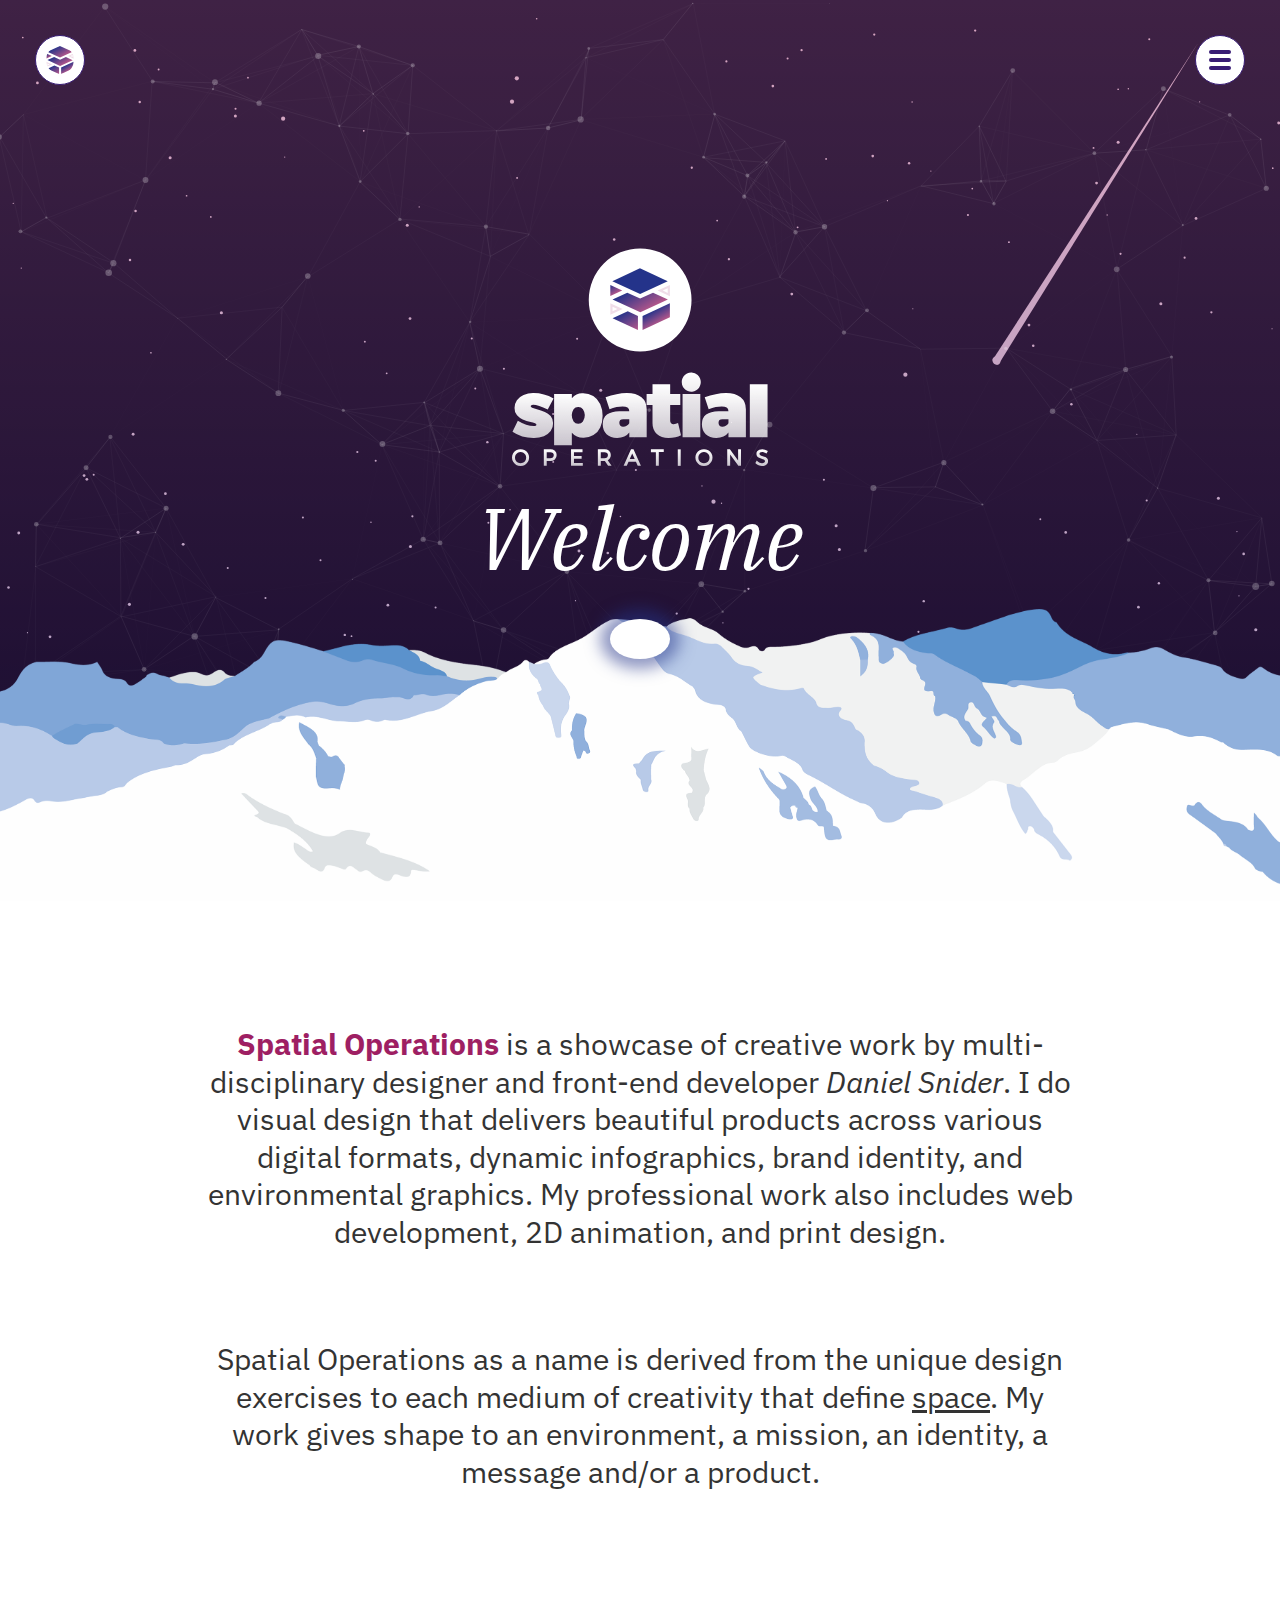
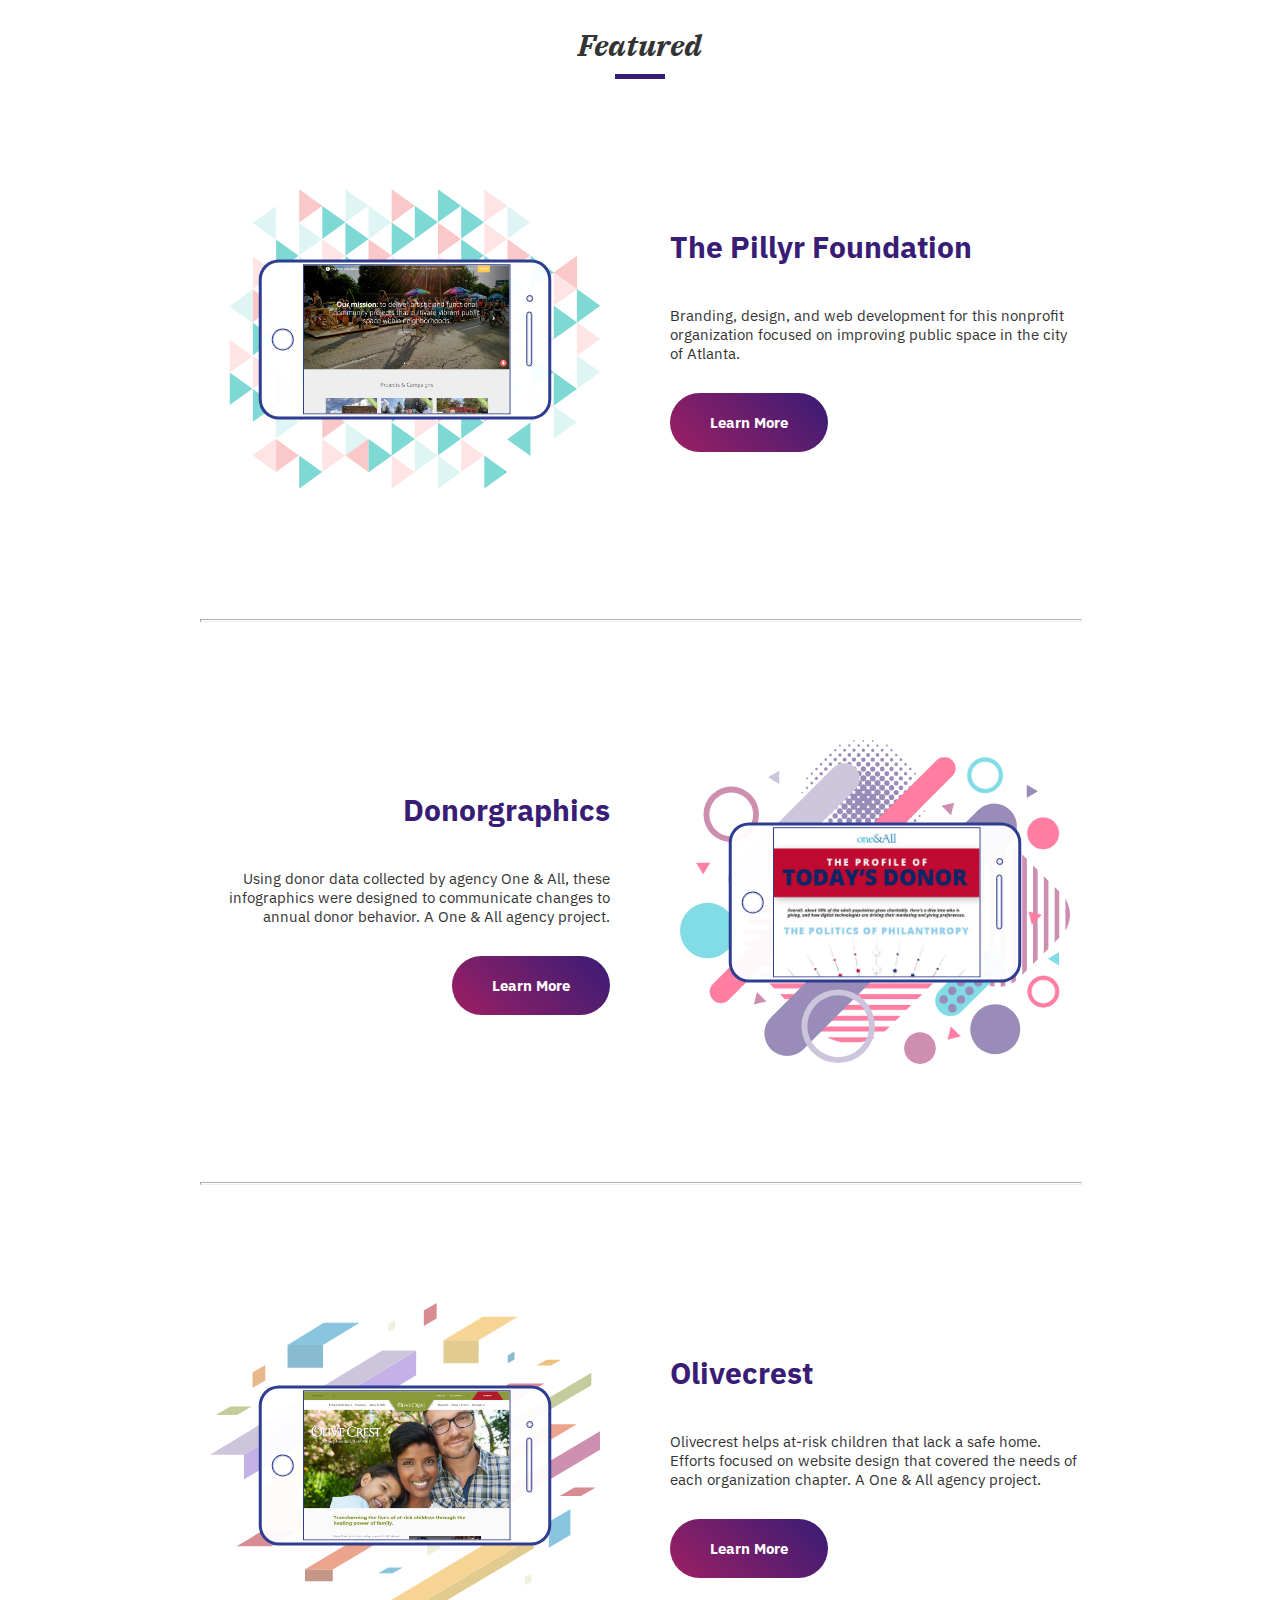
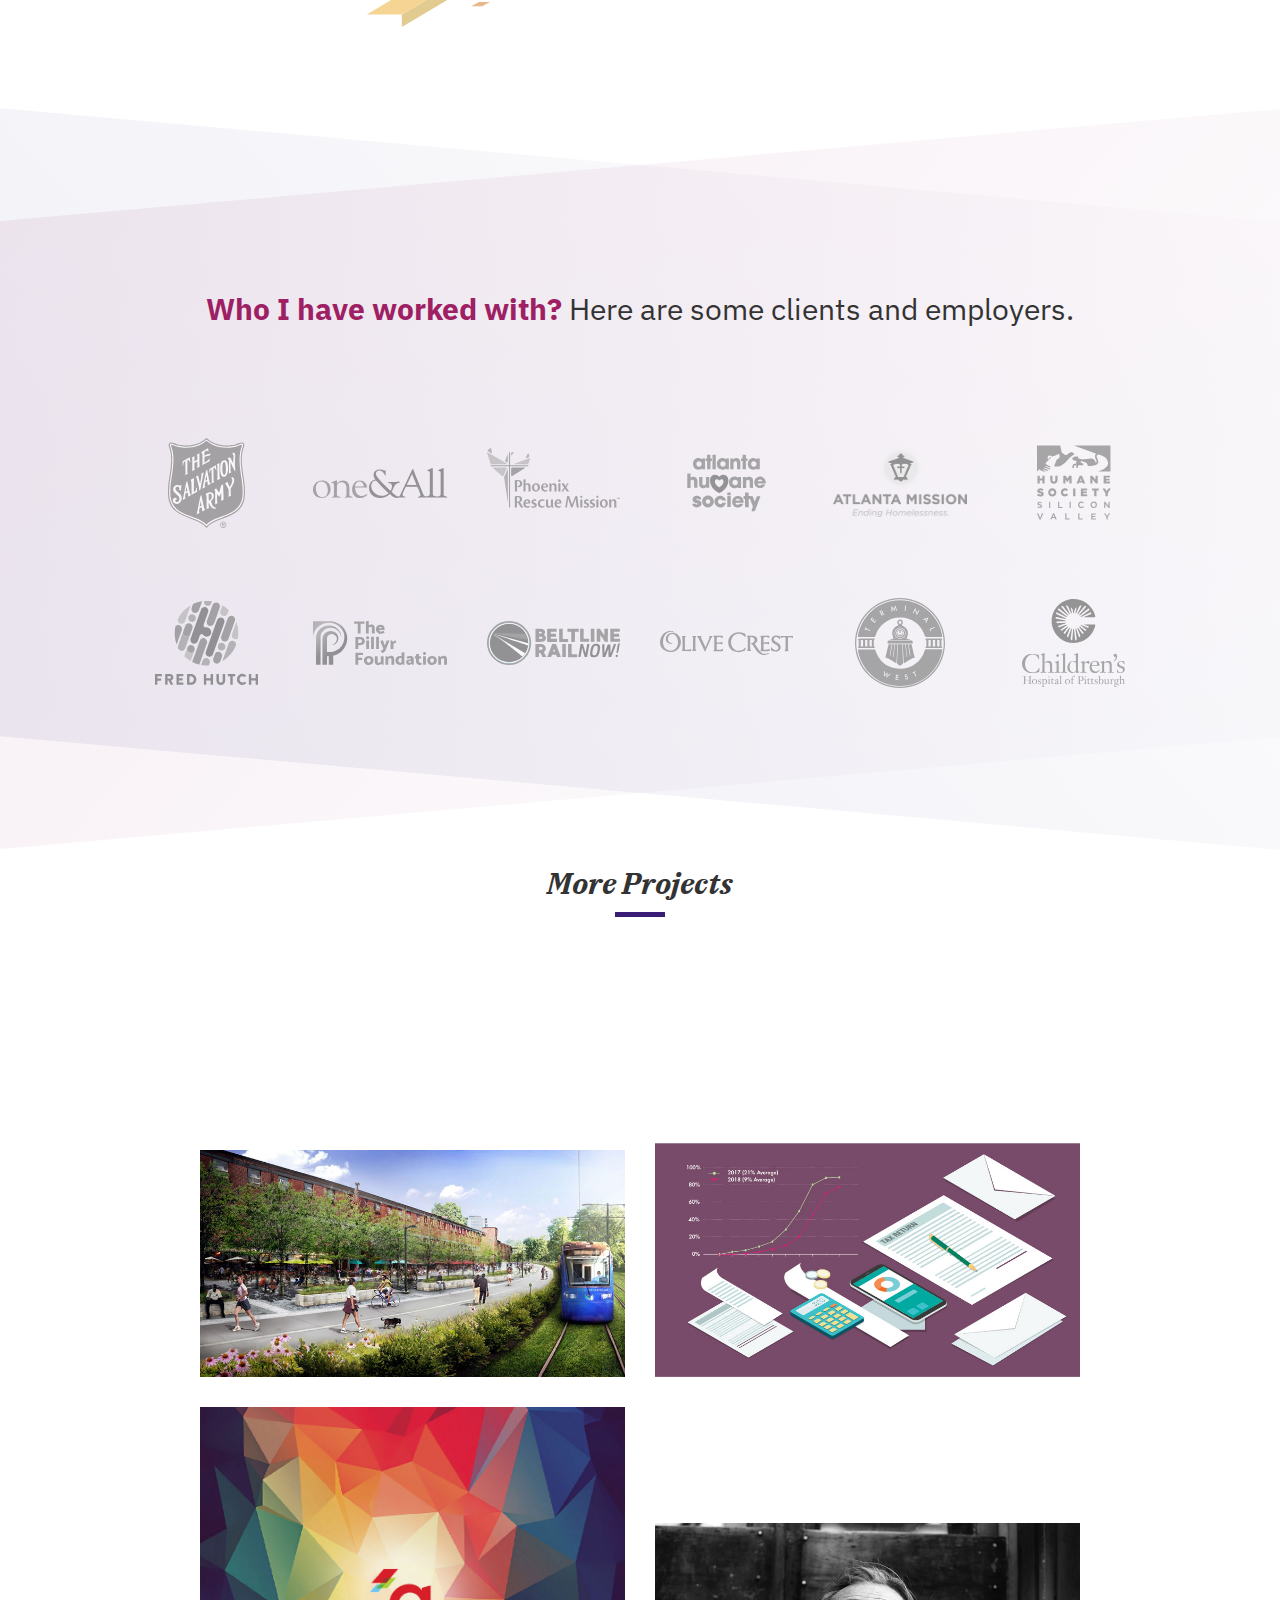
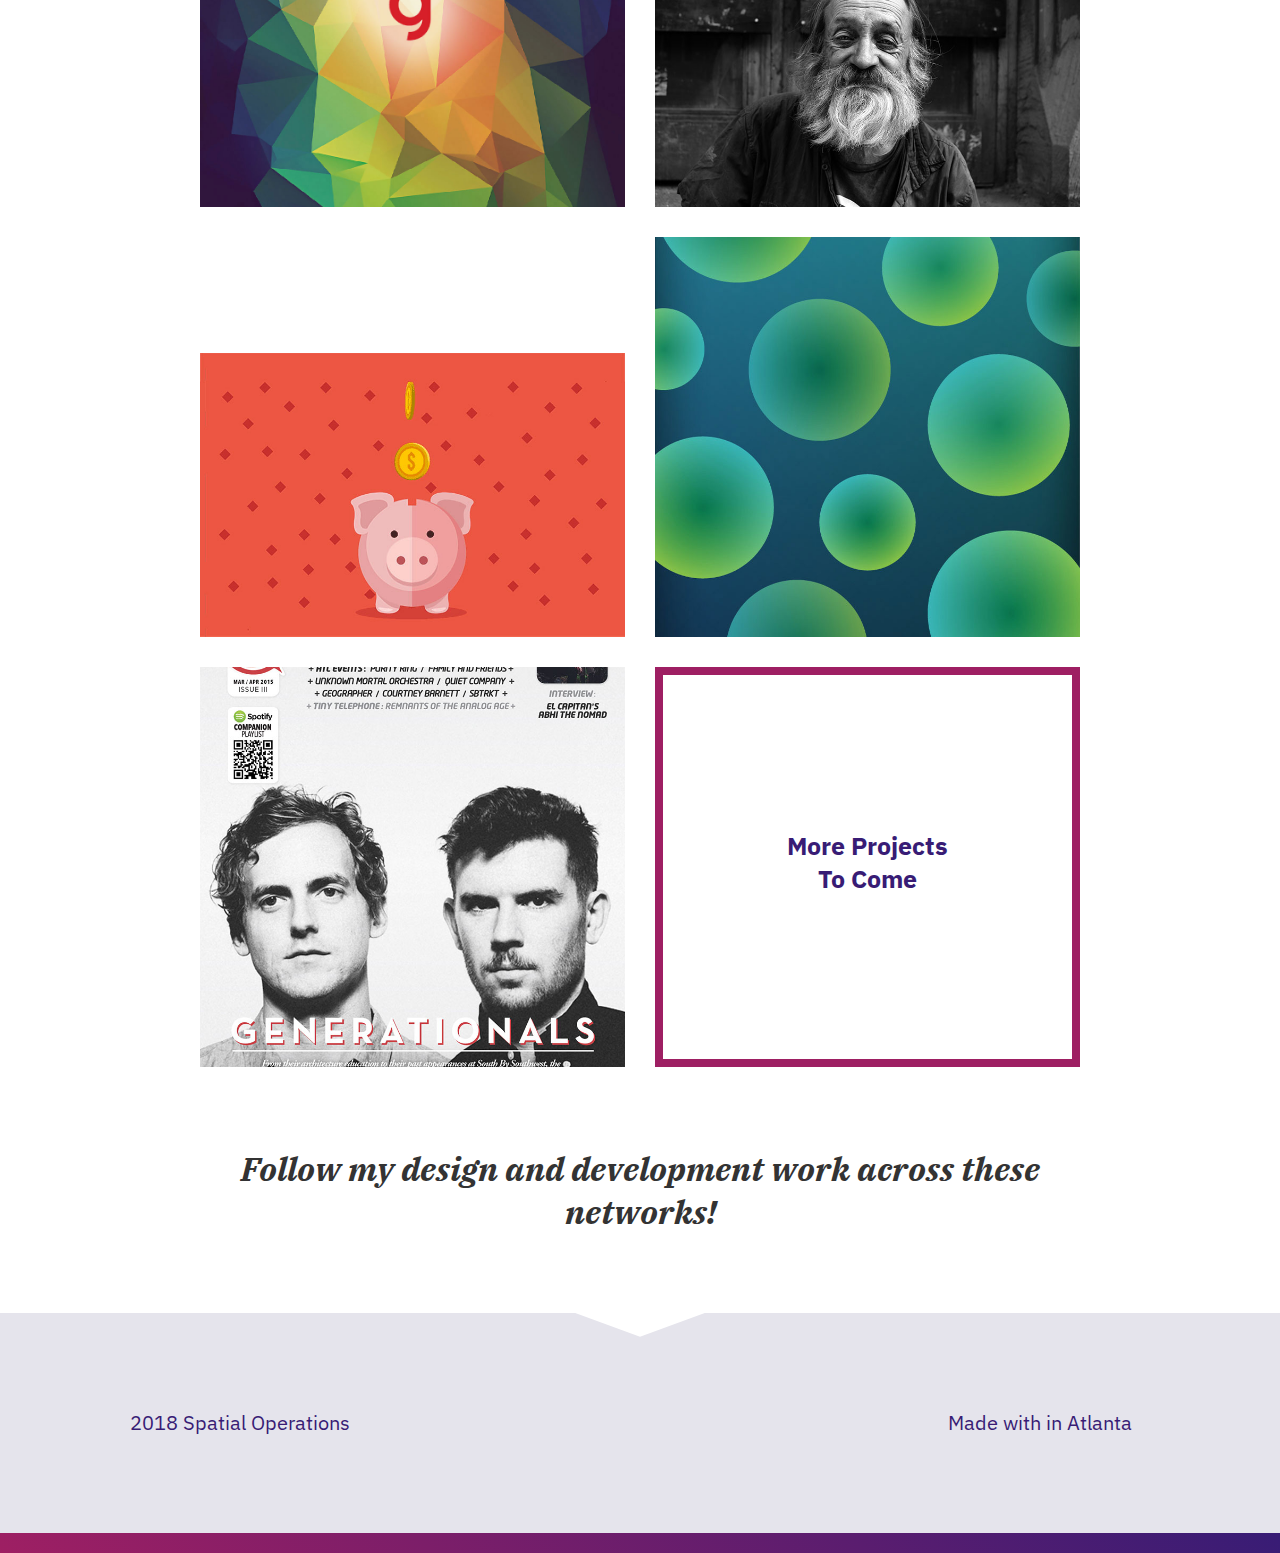
<file: index.html>
<!doctype HTML>

<html lang="en">

   <head>
      <meta charset="utf-8">
      <meta name="viewport" content="width=device-width, initial-scale=1, viewport-fit=cover">
      <meta name="description" content="Spatial Operations - The creative Work of Daniel Snider">
      <meta http-equiv="X-UA-Compatible" content="IE=edge">

      <title>Home / Spatial Operations</title>

      <link rel="icon" type="image/png" href="#">
      <link rel="stylesheet" href="https://fonts.googleapis.com/css?family=IBM+Plex+Mono:400,400i|IBM+Plex+Sans+Condensed:400,400i|IBM+Plex+Sans:100,100i,400,400i,600,600i,700,700i|IBM+Plex+Serif:200,200i,400,400i,700,700i|Gloria+Hallelujah">             
      <link rel="stylesheet" href="https://use.fontawesome.com/releases/v5.1.0/css/all.css" integrity="sha384-lKuwvrZot6UHsBSfcMvOkWwlCMgc0TaWr+30HWe3a4ltaBwTZhyTEggF5tJv8tbt" crossorigin="anonymous">

      <link rel="stylesheet" type="text/css" href="css/normalize.css">
      <link rel="stylesheet" type="text/css" media="screen" href="css/particles.css">
      <link rel="stylesheet" type="text/css" href="css/style.css">
      <link rel="stylesheet" type="text/css" href="css/devices.css">
   </head>
   
   <body>



      <a href="#content" class="skip-link" tabindex="1">Skip to Content</a>



      <header id="header">

         <a class="logo-link" href="index.html"><img class="nav-logo" src="img/so-logo-icon.svg" alt="Spatial operations logo"/></a>
         <input type="checkbox" class="nav-toggle" id="nav-toggle">
         <label class="hamburger hamburger--spin nav-toggle-label" for="nav-toggle" aria-label="Menu" aria-controls="navigation" aria-expanded="true/false">
            <span class="hamburger-box">
               <span class="hamburger-inner"></span>
            </span>
         </label>    


         <nav id="navbar">

            <ul class="nav__container">
               <li class="list-item"><a href="resume.html" class="nav-link" data="01">Resume / CV</a></li>
               <li class="list-item"><a href="services.html" class="nav-link" data="02">Services</a></li>
               <li class="list-item" data-tool-tip="Social accounts to come" data-position="top"><a class="nav-link" data="03">Work</a></li>
               <li class="list-item"><a href="resources.html" class="nav-link" data="04">Resources</a></li>
            </ul>

            <hr class="hr-menu"/>

            <h6>For new projects, collaboration inquiries, or if you just want to say hello, reach out to me below.</h6>

            <a class="button" href="mailto:manudan711@gmail.com" aria-label="Contact now button via email">Contact Now</a>

            <ul class="nav__social">
               <li>
                  <a href="mailto:daniel@spatialoperations.com" aria-label="Send email"><i class="far fa-envelope"></i></a>
               </li>             
               <li>
                  <a href="https://www.facebook.com/spatialoperations" aria-label="Link to facebook page"><i class="fab fa-facebook-f"></i></a>
               </li>
               <li>
                  <a href="https://www.instagram.com/spatialoperations" aria-label="Link to instagram page"><i class="fab fa-instagram"></i></a>
               </li>
<!--                <li>
                  <a href="https://www.twitter.com" data-tool-tip="Social accounts to come" data-position="top"><i class="fab fa-twitter"></i></a>
               </li> -->
               <li>
                  <a href="https://www.dribbble.com" aria-label="Link to dribble page" data-tool-tip="Social accounts to come" data-position="top"><i class="fab fa-dribbble"></i></a>
               </li>
               <li>
                  <a href="https://www.behance.net" aria-label="Link to behance page" data-tool-tip="Social accounts to come" data-position="top"><i class="fab fa-behance"></i></a>
               </li>
               <li>
                  <a href="https://www.github.com" aria-label="Link to github page" data-tool-tip="Social accounts to come" data-position="top"><i class="fab fa-github"></i></a>
               </li>
               <li>
                  <a href="https://www.linkedin.com/in/sniderde/" aria-label="Link to LinkedIn page"><i class="fab fa-linkedin"></i></a>
               </li>
            </ul>

         </nav>

      </header>



      <div id="particles-js"></div>


      <section class="hero" id="homeCover" aria-label="Background vector artwork of constellations in night sky above a white mountainscape">
         <div class="hero-transition">
            <div class="hero-transition-img" id="homeTransition"></div>
         </div>
         <div class="hero__inner">
            <img class="logo" src="img/so-logo-hero.svg" alt="Spatial Operations logo above vector artwork"/>
            <h1 class="hero__title">Welcome</h1>
            <a class="anchor__button" id="anchor" href="#intro" aria-label="Anchor button to intro statement"><span class="fas fa-angle-double-down"></span></a>
         </div>
      </section>



      <section class="flex__container" id="intro">
         <div class="site__description">

            <h4>
               <span class="bold-primary">Spatial Operations</span> is a showcase of creative work by multi-disciplinary designer and front-end developer <span class="italic">Daniel Snider</span>.  I do visual design that delivers beautiful products across various digital formats, dynamic infographics, brand identity, and environmental graphics.  My professional work also includes web development, 2D animation, and print design.  
            </h4>
            <h4>
               Spatial Operations as a name is derived from the unique design exercises to each medium of creativity that define <span class="underline">space</span>.  My work gives shape to an environment, a mission, an identity, a message and/or a product.
            </h4>

         </div>
      </section>   


      
      <main class="content">

         <div class="article__heading">
            <h3>
            Featured
            </h3>
         </div>


         <article class="grid__feature" id="article-one">

<!--             <section class="feature__item">
               <div class="feature__abstract">
                  <img class="feature__img" src="img/abstract/graphic.svg" alt="abstract vector background behind case study preview"/>
                  <figure class="tablet">
                     <div class="t_cam">
                     </div>
                     <div class="t_screen">
                        <img class="feature__img scrollA" src="img/pillyr-homepage.jpg" alt="The Pillyr Foundation website preview" width="100%"/>
                     </div>
                     <div class="t_button_home">
                     </div>
                  </figure>
               </div>
               <div class="feature__context">
                  <h3 class="card__heading">The Pillyr Foundation</h3>
                  <p class="card__icons">
                     <span data-tool-tip="Visual Design" data-position="top"><i class="far fa-newspaper" aria-label="graphic design icon"></i></span>&nbsp;&nbsp;
                     <span data-tool-tip="Web Development" data-position="top"><i class="fas fa-code" aria-label="web development icon"></i></span>&nbsp;&nbsp;
                     <span data-tool-tip="Branding" data-position="top"><i class="fas fa-stamp" aria-label="branding icon"></i></span>&nbsp;&nbsp;
                     <span data-tool-tip="Animation" data-position="top"><i class="fas fa-rocket" aria-label="animation icon"></i></span>&nbsp;&nbsp;
                     <span data-tool-tip="Print Design" data-position="top"><i class="fas fa-map" aria-label="print icon"></i></span>&nbsp;&nbsp;
                     <span data-tool-tip="Data Visualization" data-position="top"><i class="fas fa-chart-bar" aria-label="infographic icon"></i></span>
                  </p>
                  <p class="card__description">Branding, design, and web development for this nonprofit organization focused on improving public space in the city of Atlanta.</p>
                  <a class="card__button" href="case-one.html" aria-label="The Pillyr Foundation — Learn more button">Learn More</a>
               </div>
            </section> -->

            <section class="feature__item">
               <div class="feature__abstract">
                  <img class="feature__img" src="img/abstract/graphic.svg" alt="abstract vector background behind case study preview"/>
                  <figure class="smartphone">
                     <div class="s_cam_speaker">
                     </div>
                     <div class="s_screen">
                        <img class="feature__img scrollA" src="img/pillyr-homepage.jpg" alt="The Pillyr Foundation website preview" width="100%"/>
                     </div>
                     <div class="s_button_home">
                     </div>
                  </figure>
               </div>
               <div class="feature__context">
                  <h3 class="card__heading">The Pillyr Foundation</h3>
                  <p class="card__icons">
                     <span data-tool-tip="Visual Design" data-position="top"><i class="far fa-newspaper" aria-label="graphic design icon"></i></span>&nbsp;&nbsp;
                     <span data-tool-tip="Web Development" data-position="top"><i class="fas fa-code" aria-label="web development icon"></i></span>&nbsp;&nbsp;
                     <span data-tool-tip="Branding" data-position="top"><i class="fas fa-stamp" aria-label="branding icon"></i></span>&nbsp;&nbsp;
                     <span data-tool-tip="Animation" data-position="top"><i class="fas fa-rocket" aria-label="animation icon"></i></span>&nbsp;&nbsp;
                     <span data-tool-tip="Print Design" data-position="top"><i class="fas fa-map" aria-label="print icon"></i></span>&nbsp;&nbsp;
                     <span data-tool-tip="Data Visualization" data-position="top"><i class="fas fa-chart-bar" aria-label="infographic icon"></i></span>
                  </p>
                  <p class="card__description">Branding, design, and web development for this nonprofit organization focused on improving public space in the city of Atlanta.</p>
                  <a class="card__button" href="case-one.html" aria-label="The Pillyr Foundation — Learn more button">Learn More</a>
               </div>
            </section>

            <hr class="hr-feature"/>

            <section class="feature__item flip">
               <div class="feature__abstract">
                  <img class="feature__img" src="img/abstract/graphic2.svg" alt="abstract vector background behind case study preview"/>
                  <figure class="smartphone">
                     <div class="s_cam_speaker">
                     </div>
                     <div class="s_screen">
                        <img class="feature__img scrollB" src="img/2017-donorgraphics.jpg" alt="Donorgraphics preview" width="100%"/>
                     </div>
                     <div class="s_button_home">
                     </div>
                  </figure>
               </div>
               <div class="feature__context">
                  <h3 class="card__heading">Donorgraphics</h3>
                  <p class="card__icons">
                     <span data-tool-tip="Visual Design" data-position="top"><i class="far fa-newspaper" aria-label="graphic design icon"></i></span>&nbsp;&nbsp;
                     <span data-tool-tip="Data Visualization" data-position="top"><i class="fas fa-chart-bar" aria-label="infographic icon"></i></span>
                  </p>
                  <p class="card__description">Using donor data collected by agency One &amp; All, these infographics were designed to communicate changes to annual donor behavior. A One &amp; All agency project.</p>
                  <a class="card__button" href="case-two.html" aria-label="Donorgraphics - Learn more button">Learn More</a>
               </div>
            </section>

            <hr class="hr-feature"/>

            <section class="feature__item">
               <div class="feature__abstract">
                  <img class="feature__img" src="img/abstract/graphic3.svg" alt="abstract vector background behind case study preview"/>
                  <figure class="smartphone">
                     <div class="s_cam_speaker">
                     </div>
                     <div class="s_screen">
                        <img class="feature__img scrollC" src="img/olivecrest-homepage.jpg" alt="Olivecrest preview" width="100%"/>
                     </div>
                     <div class="s_button_home">
                     </div>
                  </figure>
               </div>
               <div class="feature__context">
                  <h3 class="card__heading">Olivecrest</h3>
                  <p class="card__icons">
                     <span data-tool-tip="Visual Design" data-position="top"><i class="far fa-newspaper" aria-label="graphic design icon"></i></span>&nbsp;&nbsp;
                  </p>
                  <p class="card__description">Olivecrest helps at-risk children that lack a safe home.  Efforts focused on website design that covered the needs of each organization chapter. A One &amp; All agency project.</p>
                  <a class="card__button" href="case-three.html" aria-label="Olivecrest website - Learn more button">Learn More</a>
               </div>
            </section>

<!--             <section class="feature__item">
               <div class="feature__abstract">
                  <img class="feature__img" src="img/abstract/graphic3.svg" alt="abstract vector background behind case study preview"/>
                  <figure class="desktop">
                     <hr class="d_divider"/>
                     <div class="d_cam">
                     </div>
                     <div class="d_screen">
                        <img class="feature__img scrollC" src="img/olivecrest-homepage.jpg" alt="Olivecrest website preview" width="100%"/>
                     </div>
                     <div class="d_button_home">
                     </div>
                     <svg class="d_stand" id="stand" data-name="stand" xmlns="http://www.w3.org/2000/svg" viewBox="0 0 160.8 74.99"><defs></defs><path class="d_stand_style" d="M566.09,817c72.91,0-.09,0,72.91,0,2.64,16.53,5.29,33.06,13.08,48.18,3.28,6.37,16.77,12.55,23.92,14.82-.94.94-3.26,1-5,1-39.49,0-98.51,0-138,0-1.74,0-4.08-.08-5-1,7.32-2.81,21.7-9.59,25.12-16.18,6.45-12.39,9.2-25.92,11.84-39.46C565.44,821.92,565.72,819.44,566.09,817Z" transform="translate(-522.03 -815.98)"/><path class="d_stand_style" d="M528.09,880.07c.91.93,3.45.91,5.19.91,39.49,0,98,0,137.47,0,1.74,0,4.24,0,5.18-.92,3.29.25,5.51,1.32,5.85,4s-1.64,4.12-4,4.92c-2.23.74-7.39,1-9.75,1-45.62,0-84.38,0-130,0a81.57,81.57,0,0,1-10.85-.92c-2.65-.55-4.19-1.92-4.12-4.73C523.1,881.28,524.7,881.13,528.09,880.07Z" transform="translate(-522.03 -815.98)"/></svg>
                  </figure>
               </div>
               <div class="feature__context">
                  <h3 class="card__heading">Olivecrest</h3>
                  <p class="card__icons">
                     <span data-tool-tip="Visual Design" data-position="top"><i class="far fa-newspaper" aria-label="graphic design icon"></i></span>&nbsp;&nbsp;
                  </p>
                  <p class="card__description">Olivecrest helps at-risk children that lack a safe home.  Efforts focused on website design that covered the needs of each organization chapter. A One &amp; All agency project.</p>
                  <a class="card__button" href="case-three.html" aria-label="Olivecrest website - Learn more button">Learn More</a>
               </div>
            </section> -->

         </article>

      </main>



      <section class="client__container" id="clients">
         <div class="site__description">

            <h4>
               <span class="bold-primary">Who I have worked with? </span> Here are some clients and employers.
            </h4>

         </div>

         <div class="grid__logo">
            <a href="https://www.salvationarmyusa.org" aria-label="Link to the salvation army website">
               <img class="logo__img square" src="img/logos/tsa.svg" alt="The Salvation Army logo"/>
            </a>
            <a href="https://www.oneandall.com" aria-label="Link to the one & all agency website">
               <img class="logo__img wide" src="img/logos/oa.svg" alt="One & All Agency logo"/>
            </a>
            <a href="https://phoenixrescuemission.org" aria-label="Link to the phoenix rescue mission website">
               <img class="logo__img wide" src="img/logos/prm.svg" alt="Phoenix Rescue Mission logo"/>
            </a>
            <a href="https://atlantahumane.org" aria-label="Link to the atlanta humane society website">
               <img class="logo__img square" src="img/logos/ahs.svg" alt="Atlanta Humane Society logo"/>
            </a>
            <a href="https://atlantamission.org" aria-label="Link to the atlanta mission website">
               <img class="logo__img wide" src="img/logos/am.png" alt="Atlanta Mission logo"/>
            </a>
            <a href="http://www.hssv.org" aria-label="Link to the humane society silicon valley website">
               <img class="logo__img square" src="img/logos/hssv.svg" alt="Humane Society Silicon Valley logo"/>
            </a>
            <a href="https://www.fredhutch.org" aria-label="Link to the fred hutch website">
               <img class="logo__img square" src="img/logos/fh.svg" alt="Fred Hutch logo"/>
            </a>
            <a href="https://www.pillyr.org" aria-label="Link to the pillyr foundation website">
               <img class="logo__img wide" src="img/logos/tpf.svg" alt="The Pillyr Foundation logo"/>
            </a>
            <a href="https://beltlinerailnow.com" aria-label="Link to the beltline rail now website">
               <img class="logo__img wide" src="img/logos/brn.svg" alt="Beltline Rail Now logo"/>
            </a>
            <a href="https://www.olivecrest.org" aria-label="Link to the olivecrest website">
               <img class="logo__img wide" src="img/logos/oc.svg" alt="Olivecrest logo"/>
            </a>
            <a href="http://terminalwestatl.com" aria-label="Link to the terminal west website">
               <img class="logo__img square" src="img/logos/tw.svg" alt="Terminal West at King Plow logo"/>
            </a>
            <a href="https://www.givetochildrens.org" aria-label="Link to the children's hospital of pittsburgh foundation website">
               <img class="logo__img square" src="img/logos/chpf.svg" alt="Children's Hospital of Pittsburgh Foundation logo"/>
            </a>
         </div>
      </section>  



      <main class="content">      

         <div class="article__heading">
            <h3>
            More Projects
            </h3>
         </div>

         <article class="grid__showcase" id="article-three">

            <section class="showcase__item card__container">
               <img class="card__img img-right" src="img/more-projects/allenenorth.jpg" alt="Beltline Rail Now promo image"/>
               <div class="card__overlay">
                  <h3 class="card__heading">Beltline Rail Now</h3>
                  <p class="card__icons">
                     <span data-tool-tip="Branding" data-position="top"><i class="fas fa-stamp" aria-label="branding icon"></i></span>
                  </p>
                  <p class="card__description">This Atlanta-based transit advocacy group aims to shape the narrative of investment priorities towards a generational project that could impact millions and ease regional traffic congestion.</p>
                  <a class="card__button" href="#" target="_blank" aria-label="Learn More button">Learn More</a>
               </div>
            </section>

            <section class="showcase__item card__container">
               <img class="card__img img-center" src="img/more-projects/taxlaw.jpg" alt="Tax law vector image showing calculator and tax prep items"/>
               <div class="card__overlay">
                  <h3 class="card__heading">One &amp; All Tax Infographic</h3>
                  <p class="card__icons">
                     <span data-tool-tip="Visual Design" data-position="top"><i class="far fa-newspaper" aria-label="graphic design icon"></i></span>&nbsp;&nbsp;
                     <span data-tool-tip="Data Visualization" data-position="top"><i class="fas fa-chart-bar" aria-label="infographic icon"></i></span>
                  </p>
                  <p class="card__description">This project was created to inform One &amp; All clients how to understand new tax law changes that were passed by Congress to take effect the following year.</p>
                  <a class="card__button" href="#" target="_blank" aria-label="Learn More button">Learn More</a>
               </div>
            </section>

<!--             <section class="showcase__item card__container">
               <img class="card__img img-center" src="https://picsum.photos/1400/1052" alt="Unsplash placeholder image"/>
               <div class="card__overlay">
                  <h3 class="card__heading">One &amp; All</h3>
                  <p class="card__icons">
                     <span data-tool-tip="Visual Design" data-position="top"><i class="far fa-newspaper" aria-label="graphic design icon"></i></span>&nbsp;&nbsp;
                  </p>
                  <p class="card__description">Following the merger of Grizzard and Russ Reid, One &amp; All became the resulting company leading in fundraising services for nonprofits.  I was tasked with designing company assets using the new brand identity.</p>
                  <a class="card__button" href="#" target="_blank" aria-label="Learn More button">Learn More</a>
               </div>
            </section> -->
            
            <section class="showcase__item card__container">
               <img class="card__img img-center" src="img/more-projects/grizzard-cover.jpg" alt="Low-poly cover image for grizzard branding"/>
               <div class="card__overlay">
                  <h3 class="card__heading">Grizzard</h3>
                  <p class="card__icons">
                     <span data-tool-tip="Visual Design" data-position="top"><i class="far fa-newspaper" aria-label="graphic design icon"></i></span>&nbsp;&nbsp;
                     <span data-tool-tip="Web Development" data-position="top"><i class="fas fa-code" aria-label="web development icon"></i></span>&nbsp;&nbsp;
                     <span data-tool-tip="Branding" data-position="top"><i class="fas fa-stamp" aria-label="branding icon"></i></span>&nbsp;&nbsp;
                     <span data-tool-tip="Print Design" data-position="top"><i class="fas fa-map" aria-label="print icon"></i></span>
                  </p>
                  <p class="card__description">Grizzard Communications Group was a fundraising agency under the Omnicom umbrella. In 2016, the agency was in need of a rebrand of its visual identity system and I was tasked with that responsibility.</p>
                  <a class="card__button" href="#" target="_blank" aria-label="Learn More button">Learn More</a>
               </div>
            </section>
            
            <section class="showcase__item card__container">
               <img class="card__img img-center" src="img/more-projects/jorg-karg-524156.jpg" alt="Homeless man cover image to Salvation Army projects"/>
               <div class="card__overlay">
                  <h3 class="card__heading">The Salvation Army</h3>
                  <p class="card__icons">
                     <span data-tool-tip="Visual Design" data-position="top"><i class="far fa-newspaper" aria-label="graphic design icon"></i></span>&nbsp;&nbsp;
                     <span data-tool-tip="Print Design" data-position="top"><i class="fas fa-map" aria-label="print icon"></i></span>
                  </p>
                  <p class="card__description">Various assets from digital to print designed for various commands in The Salvation Army. Created during my time at One &amp; All / Grizzard.</p>
                  <a class="card__button" href="#" target="_blank" aria-label="Learn More button">Learn More</a>
               </div>
            </section>

            <section class="showcase__item card__container">
               <img class="card__img img-center" src="img/more-projects/prm-cover.jpg" alt="Phoenix rescue mission cover image showing piggy bank donation graphic"/>
               <div class="card__overlay">
                  <h3 class="card__heading">Phoenix Rescue Mission</h3>
                  <p class="card__icons">
                     <span data-tool-tip="Visual Design" data-position="top"><i class="far fa-newspaper" aria-label="graphic design icon"></i></span>
                  </p>
                  <p class="card__description">A handful of assets from digital to print media designed for Phoenix Rescue Mission. Created during my time at One &amp; All / Grizzard.</p>
                  <a class="card__button" href="#" target="_blank" aria-label="Learn More button">Learn More</a>
               </div>
            </section>

<!--             <section class="showcase__item card__container">
               <img class="card__img img-center" src="https://picsum.photos/1400/1056" alt="Unsplash placeholder image"/>
               <div class="card__overlay">
                  <h3 class="card__heading">Animal Care Clients</h3>
                  <p class="card__icons">
                     <span data-tool-tip="Visual Design" data-position="top"><i class="far fa-newspaper" aria-label="graphic design icon"></i></span>&nbsp;&nbsp;
                  </p>
                  <p class="card__description">Showcasing designed assets for various animal care clients of One &amp; All, including San Diego Humane Society, Humane Society Silicon Valley, and more!</p>
                  <a class="card__button" href="#" target="_blank" aria-label="Learn More button">Learn More</a>
               </div>
            </section> -->

            <section class="showcase__item card__container">
               <img class="card__img img-center" src="img/more-projects/fredhutch.jpg" alt="Fred hutch microscopic cell graphic cover"/>
               <div class="card__overlay">
                  <h3 class="card__heading">Fred Hutch</h3>
                  <p class="card__icons">
                     <span data-tool-tip="Visual Design" data-position="top"><i class="far fa-newspaper" aria-label="graphic design icon"></i></span>&nbsp;&nbsp;
                     <span data-tool-tip="Print Design" data-position="top"><i class="fas fa-map" aria-label="print icon"></i></span>
                  </p>
                  <p class="card__description">Fred Hutchinson Cancer Center provides lifesaving cancer treatment and research to eliminate cancer and related diseases that cause human suffering and death. Created at One &amp; All / Grizzard.</p>
                  <a class="card__button" href="#" target="_blank" aria-label="Learn More button">Learn More</a>
               </div>
            </section>
            
<!--             <section class="showcase__item card__container">
               <img class="card__img img-center" src="https://picsum.photos/1400/1057" alt="Unsplash placeholder image"/>
               <div class="card__overlay">
                  <h3 class="card__heading">Other Rescue Missions</h3>
                  <p class="card__icons">
                     <span data-tool-tip="Visual Design" data-position="top"><i class="far fa-newspaper" aria-label="graphic design icon"></i></span>&nbsp;&nbsp;
                  </p>
                  <p class="card__description">Homelessness and hunger continue to be global issues.  Rescue Missions provide charitable good by tackling these challenges within our cities. Created at One &amp; All / Grizzard.</p>
                  <a class="card__button" href="#" target="_blank" aria-label="Learn More button">Learn More</a>
               </div>
            </section> -->
            
            <section class="showcase__item card__container">
               <img class="card__img img-center" src="img/more-projects/cuelamusique-cover.jpg" alt="Image of third issue cover for cue la musique magazine"/>
               <div class="card__overlay">
                  <h3 class="card__heading">Cue La Musique Zine</h3>
                  <p class="card__icons">
                     <span data-tool-tip="Visual Design" data-position="top"><i class="far fa-newspaper" aria-label="graphic design icon"></i></span>&nbsp;&nbsp;
                     <span data-tool-tip="Web Development" data-position="top"><i class="fas fa-code" aria-label="web development icon"></i></span>&nbsp;&nbsp;
                     <span data-tool-tip="Branding" data-position="top"><i class="fas fa-stamp" aria-label="branding icon"></i></span>
                  </p>
                  <p class="card__description">Cue La Musique was a digital music magazine based in Atlanta GA from 2014 to 2015.  Three magazine issues and the publication website were released with design and editorial direction led by yours truly.</p>
                  <a class="card__button" href="https://issuu.com/cuelamusique" target="_blank" aria-label="Learn More button">Learn More</a>
               </div>
            </section>

            <section class="card__container-more">
                  <h3 class="card__heading">More Projects <br/>To Come</h3>
            </section>

         </article>



         <article class="flex__container" id="article-five">
            <section class="social__cta">

               <h4>
                  Follow my design and development work across these networks!
               </h4>

            </section>
         </article>



      </main>


      
      <footer id="footer">

         <div class="footer__section-top">
            <ul class="footer__sig">
               <li><span>2018 <i class="far fa-copyright" aria-label="Copyright icon"></i> Spatial Operations</span>
            </ul> 
            <ul class="footer__social">
               <li>
                  <a href="mailto:daniel@spatialoperations.com"><i class="far fa-envelope" aria-label="Send email"></i></a>
               </li>             
               <li>
                  <a href="https://www.facebook.com/spatialoperations"><i class="fab fa-facebook-f" aria-label="Link to facebook page"></i></a>
               </li>
               <li>
                  <a href="https://www.instagram.com/spatialoperations"><i class="fab fa-instagram" aria-label="Link to instagram page"></i></a>
               </li>
               <!--<li>
                  <a href="https://www.twitter.com" data-tool-tip="Social accounts to come" data-position="top"><i class="fab fa-twitter" aria-label="Link to twitter page"></i></a>
               </li>-->
               <li>
                  <a href="https://www.dribbble.com" data-tool-tip="Social accounts to come" data-position="top"><i class="fab fa-dribbble" aria-label="Link to dribble page"></i></a>
               </li>
               <li>
                  <a href="https://www.behance.net" data-tool-tip="Social accounts to come" data-position="top"><i class="fab fa-behance" aria-label="Link to behance page"></i></a>
               </li>
               <li>
                  <a href="https://www.github.com" data-tool-tip="Social accounts to come" data-position="top"><i class="fab fa-github" aria-label="Link to github page"></i></a>
               </li>
               <li>
                  <a href="https://www.linkedin.com/in/sniderde/"><i class="fab fa-linkedin" aria-label="Link to linkedin page"></i></a>
               </li>
            </ul>
            <ul class="footer__love">
               <li>Made with <i class="fas fa-heart" aria-label="Heart icon"></i> in Atlanta</li>
            </ul>           
         </div>

         <div class="footer__section-bottom">
            <ul class="footer__tools">
<!--                <li class="weather__location">
                  <a href="#" id="loc-atlanta" data-tool-tip="Data to come from API" data-position="top">Atlanta</a>
                  <div>
                     <p><i class="far fa-sun" aria-label="Sun icon"></i></p>
                     <p>&nbsp;87&#176;</p>
                  </div>
               </li>
               <li class="weather__location">
                  <a href="#" id="loc-austin" data-tool-tip="Data to come from API" data-position="top">Austin</a>
                  <div>
                     <p><i class="far fa-sun" aria-label="Sun icon"></i></p>
                     <p>&nbsp;95&#176;</p>
                  </div>
               </li>
               <li class="weather__location">
                  <a href="#" id="loc-boston" data-tool-tip="Data to come from API" data-position="top">Boston</a>
                  <div>
                     <p><i class="far fa-sun" aria-label="Sun icon"></i></p>
                     <p>&nbsp;82&#176;</p>
                  </div>
               </li>
               <li class="weather__location">
                  <a href="#" id="loc-toronto" ddata-tool-tip="Data to come from API" data-position="top">Toronto</a>
                  <div>
                     <p><i class="far fa-sun" aria-label="Sun icon"></i></p>
                     <p>&nbsp;81&#176;</p>
                  </div>
               </li>
               <li class="weather__location">
                  <a href="#" id="loc-barcelona" data-tool-tip="Data to come from API" data-position="top">Barcelona</a>
                  <div>
                     <p><i class="far fa-sun" aria-label="Sun icon"></i></p>
                     <p>&nbsp;86&#176;</p>
                  </div>
               </li>
               <li class="weather__location">
                  <a href="#" id="loc-cincinnati" data-tool-tip="Data to come from API" data-position="top">Cincinnati</a>
                  <div>
                     <p><i class="far fa-sun" aria-label="Sun icon"></i></p>
                     <p>&nbsp;83&#176;</p>
                  </div>
               </li> -->
            </ul>
         </div>         
      </footer>         


      <script src="js/script.js"></script>
      <script src="js/particles.js"></script>
      <script src="js/app.js"></script>

   </body>

</html>
</file>
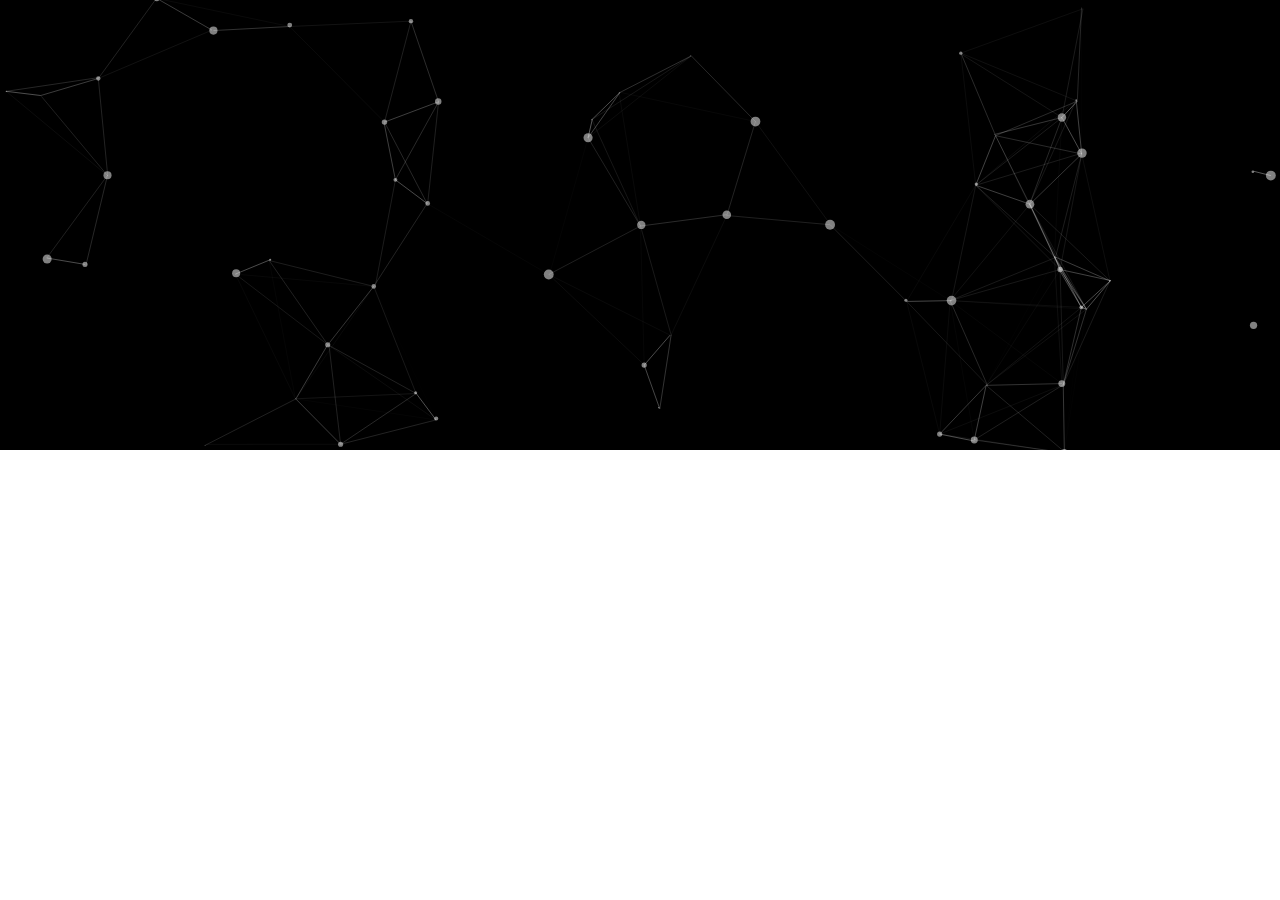
<file: js/particlesjs/index.html>
<!DOCTYPE html>
<html lang="en">
<head>
  <meta charset="utf-8">
  <title>particles.js</title>
  <meta name="description" content="particles.js is a lightweight JavaScript library for creating particles.">
  <meta name="author" content="Vincent Garreau" />
  <meta name="viewport" content="width=device-width, initial-scale=1.0, minimum-scale=1.0, maximum-scale=1.0, user-scalable=no">
  <link rel="stylesheet" media="screen" href="css/style.css">
</head>

<style>
  #particles-js {
    background: black;
    height: 50vh;
  }
</style>

<body>

<!-- count particles -->
<!-- <div class="count-particles">
  <span class="js-count-particles">--</span> particles
</div> -->

<!-- particles.js container -->
<div id="particles-js"></div>

<!-- scripts -->
<script src="../particles.js"></script>
<script src="js/app.js"></script>

<!-- stats.js -->
<!-- <script src="js/lib/stats.js"></script>
<script>
  var count_particles, stats, update;
  stats = new Stats;
  stats.setMode(0);
  stats.domElement.style.position = 'absolute';
  stats.domElement.style.left = '0px';
  stats.domElement.style.top = '0px';
  document.body.appendChild(stats.domElement);
  count_particles = document.querySelector('.js-count-particles');
  update = function() {
    stats.begin();
    stats.end();
    if (window.pJSDom[0].pJS.particles && window.pJSDom[0].pJS.particles.array) {
      count_particles.innerText = window.pJSDom[0].pJS.particles.array.length;
    }
    requestAnimationFrame(update);
  };
  requestAnimationFrame(update);
</script> -->

</body>
</html>
</file>
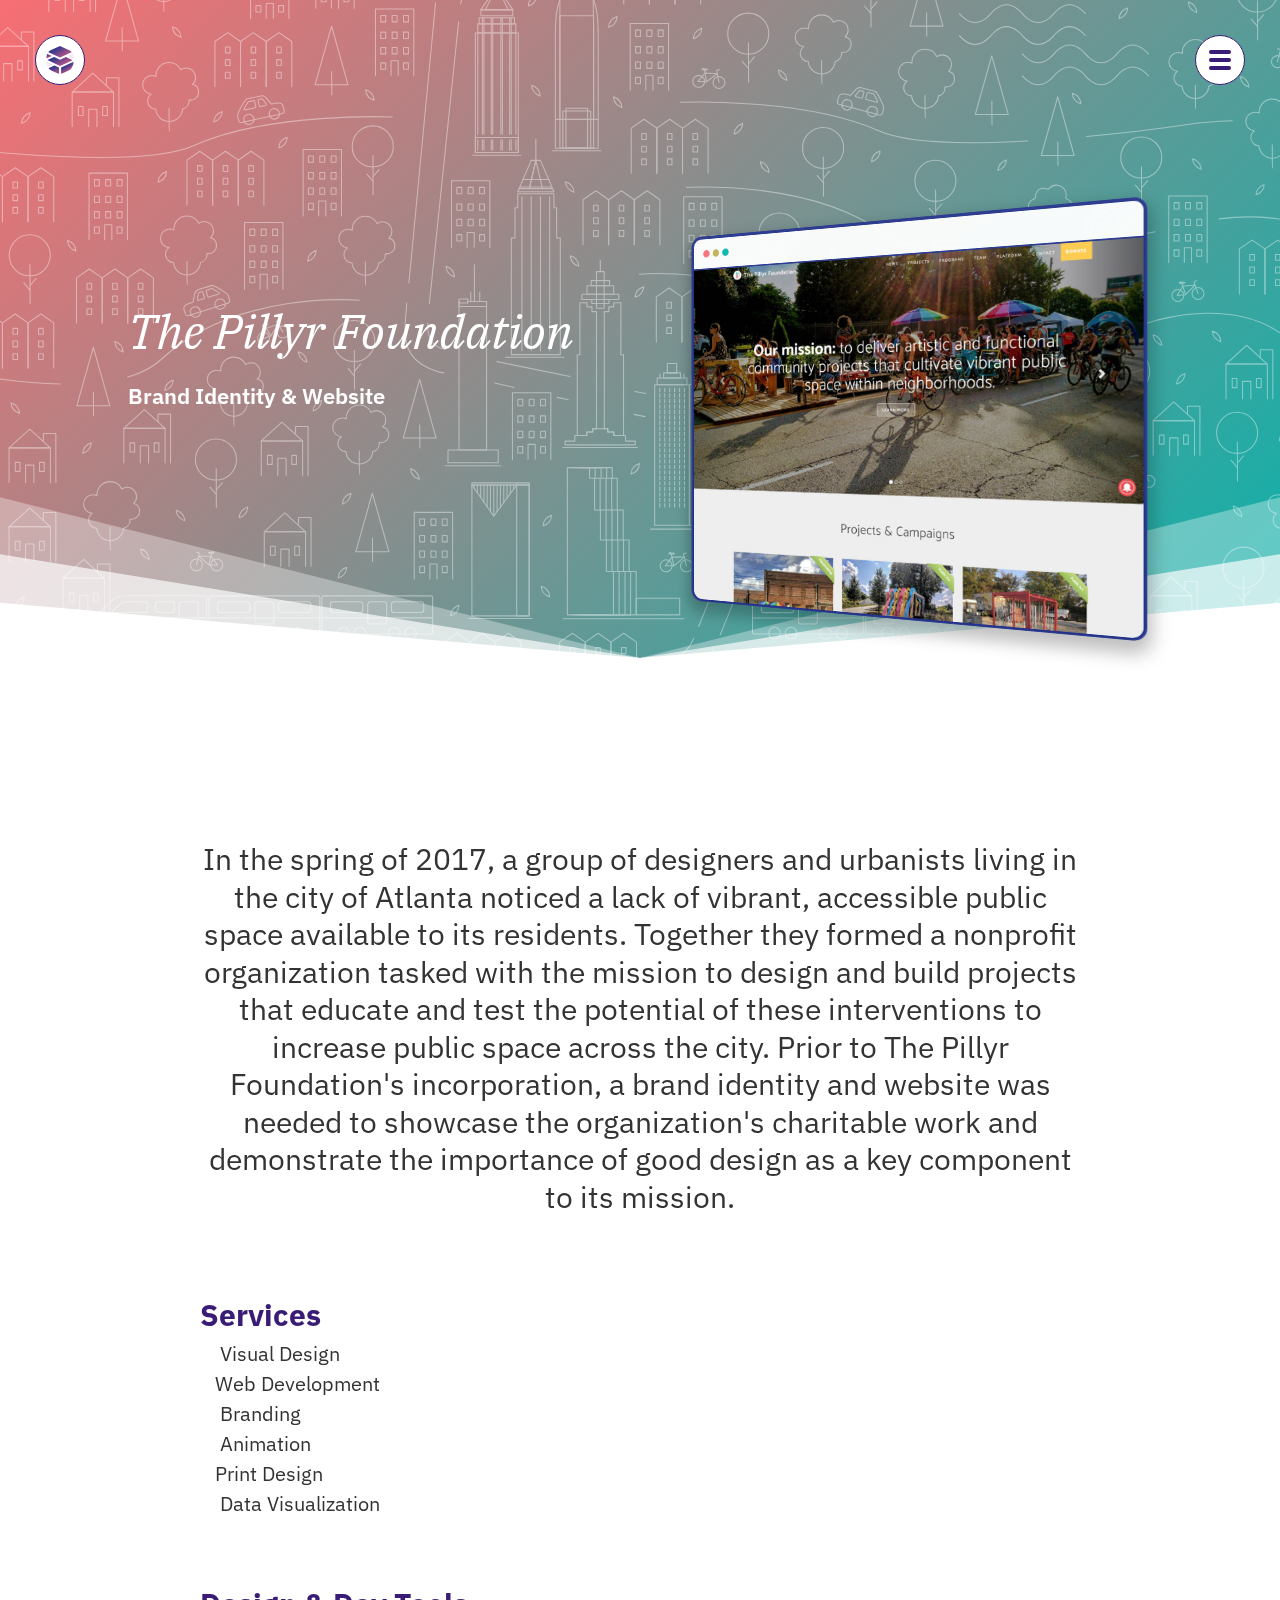
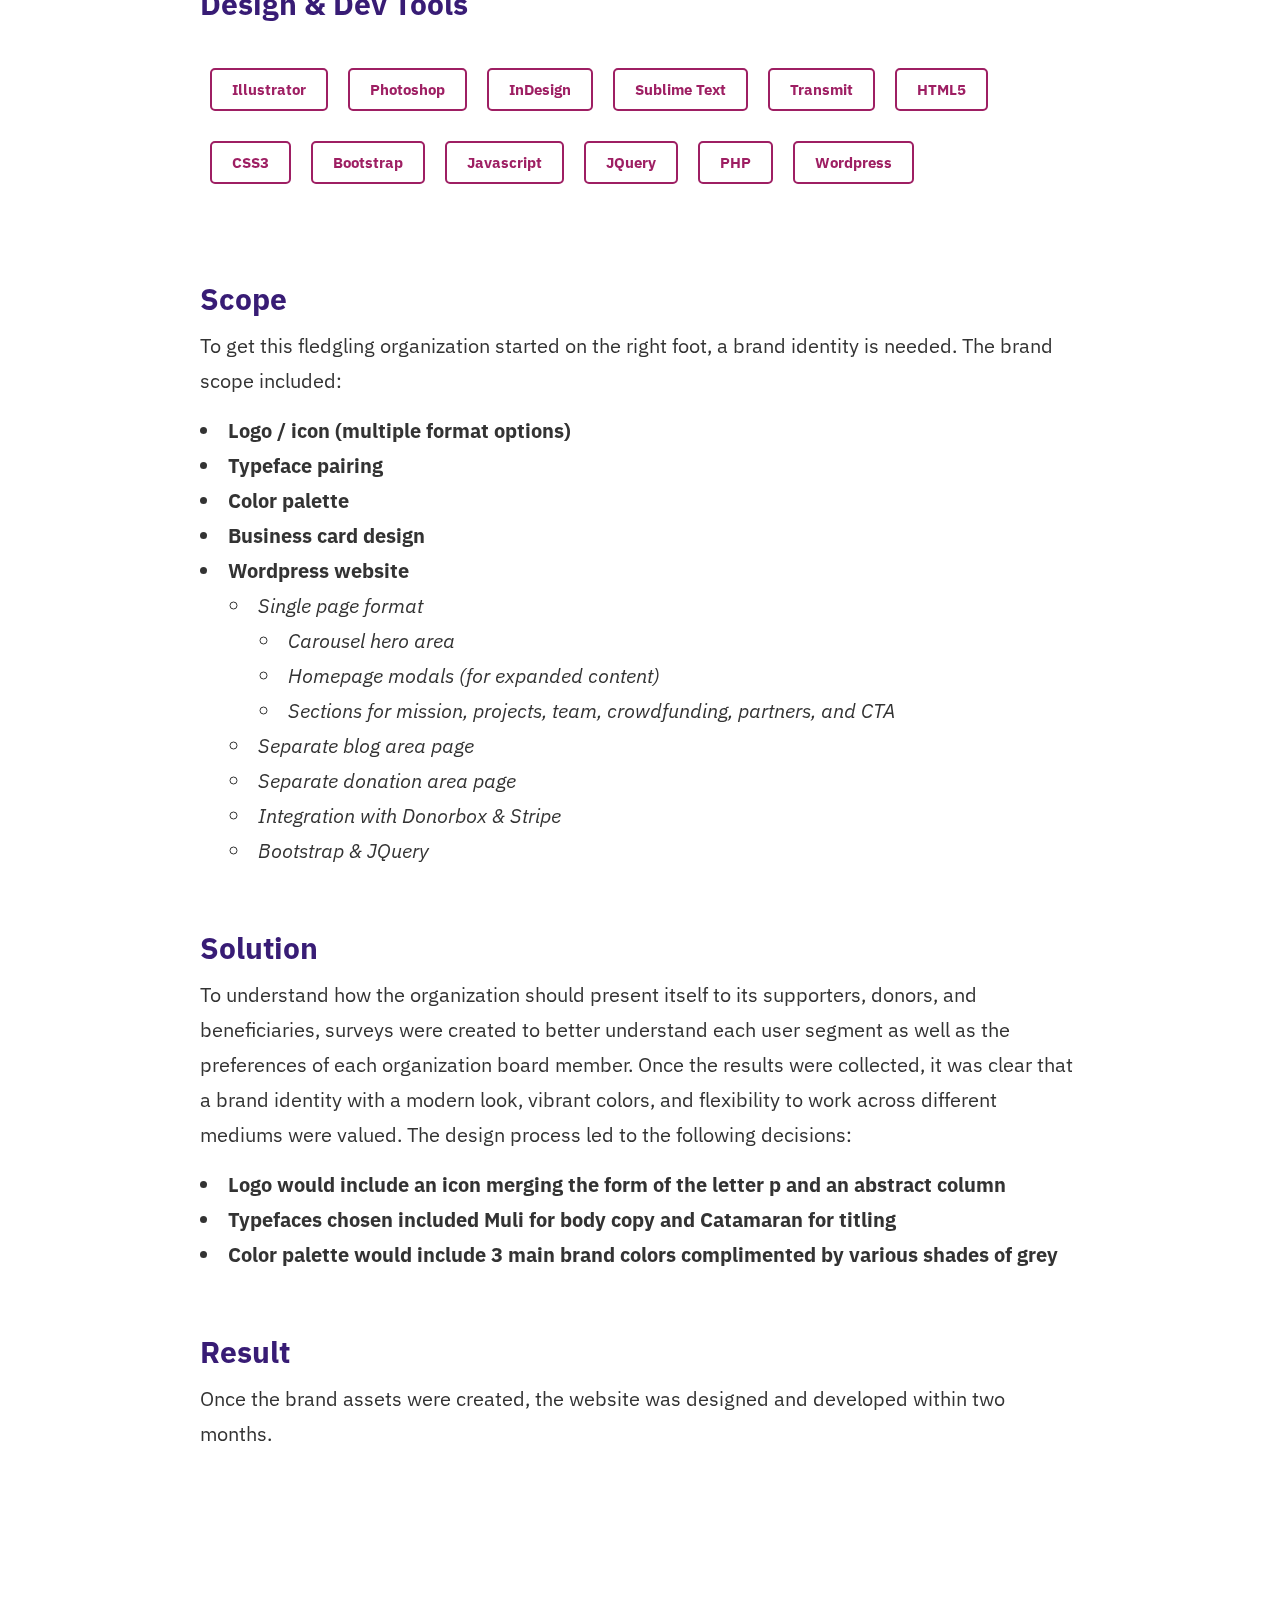
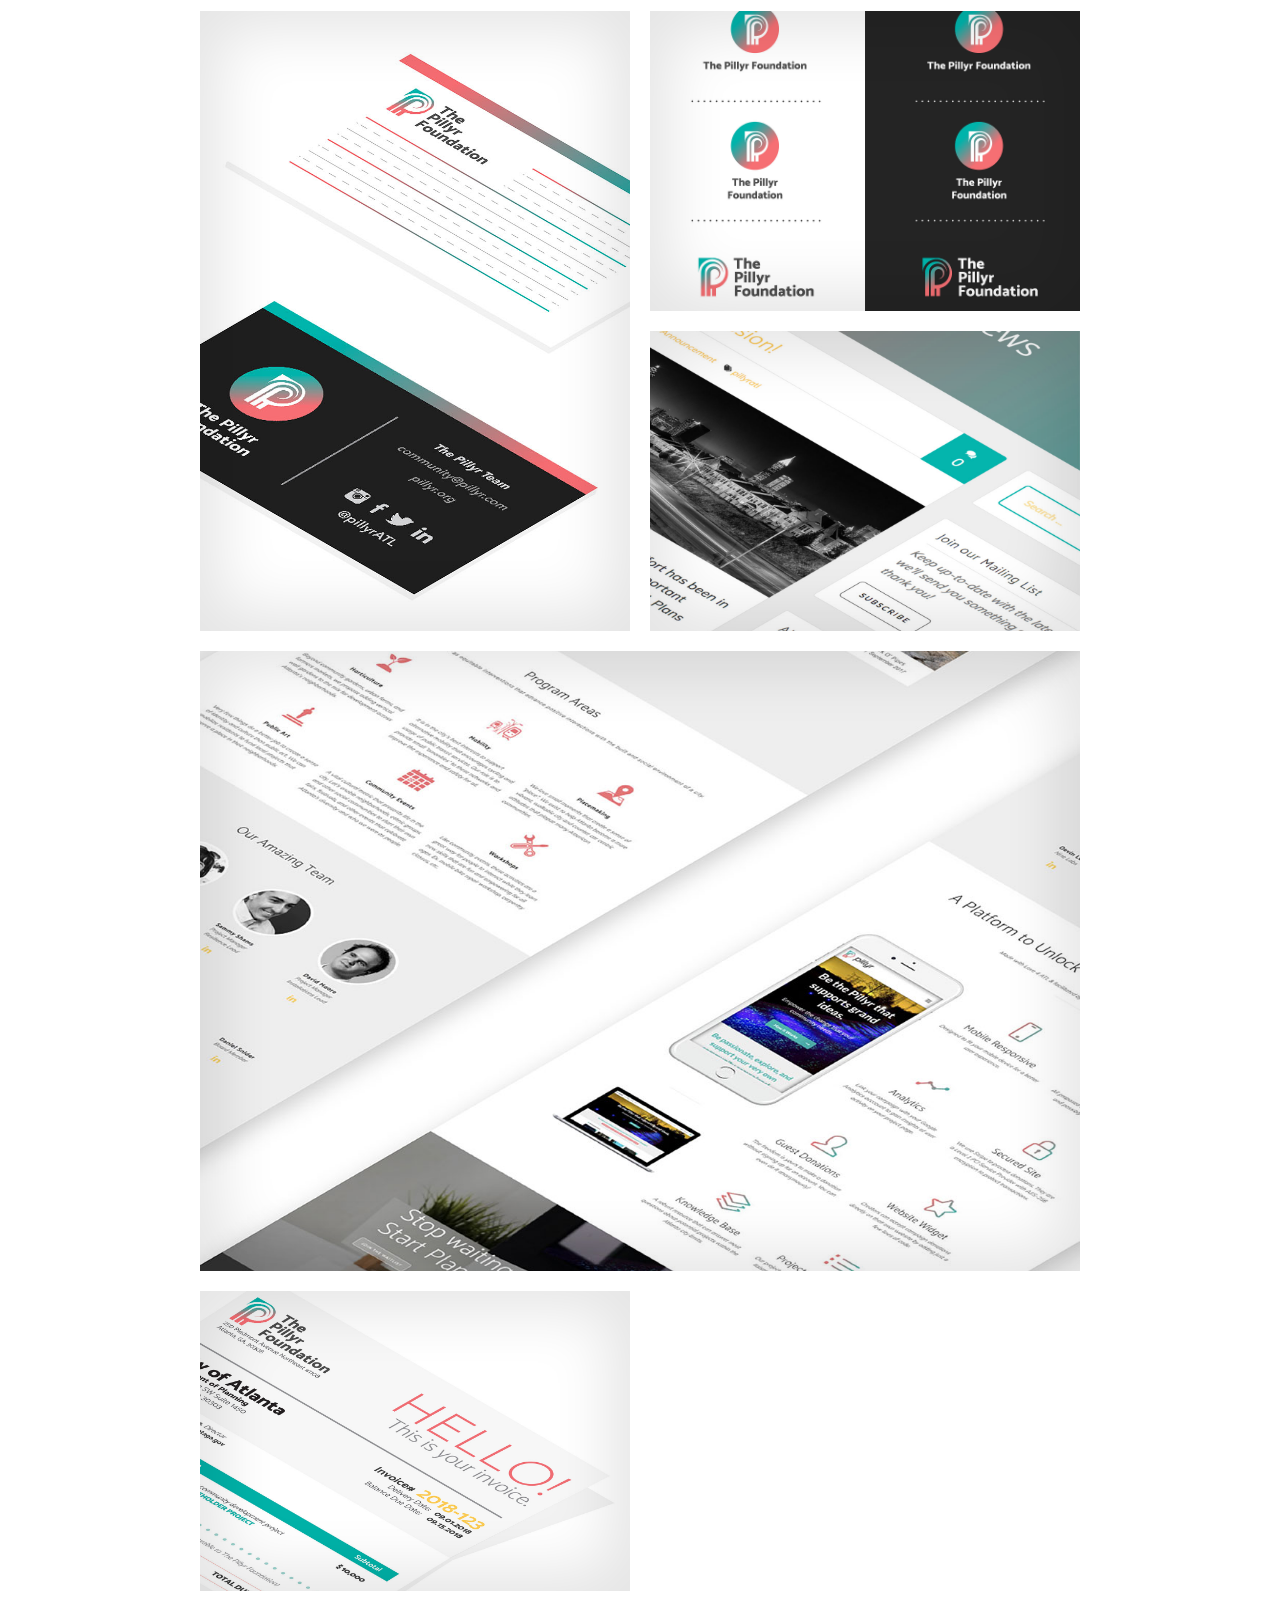
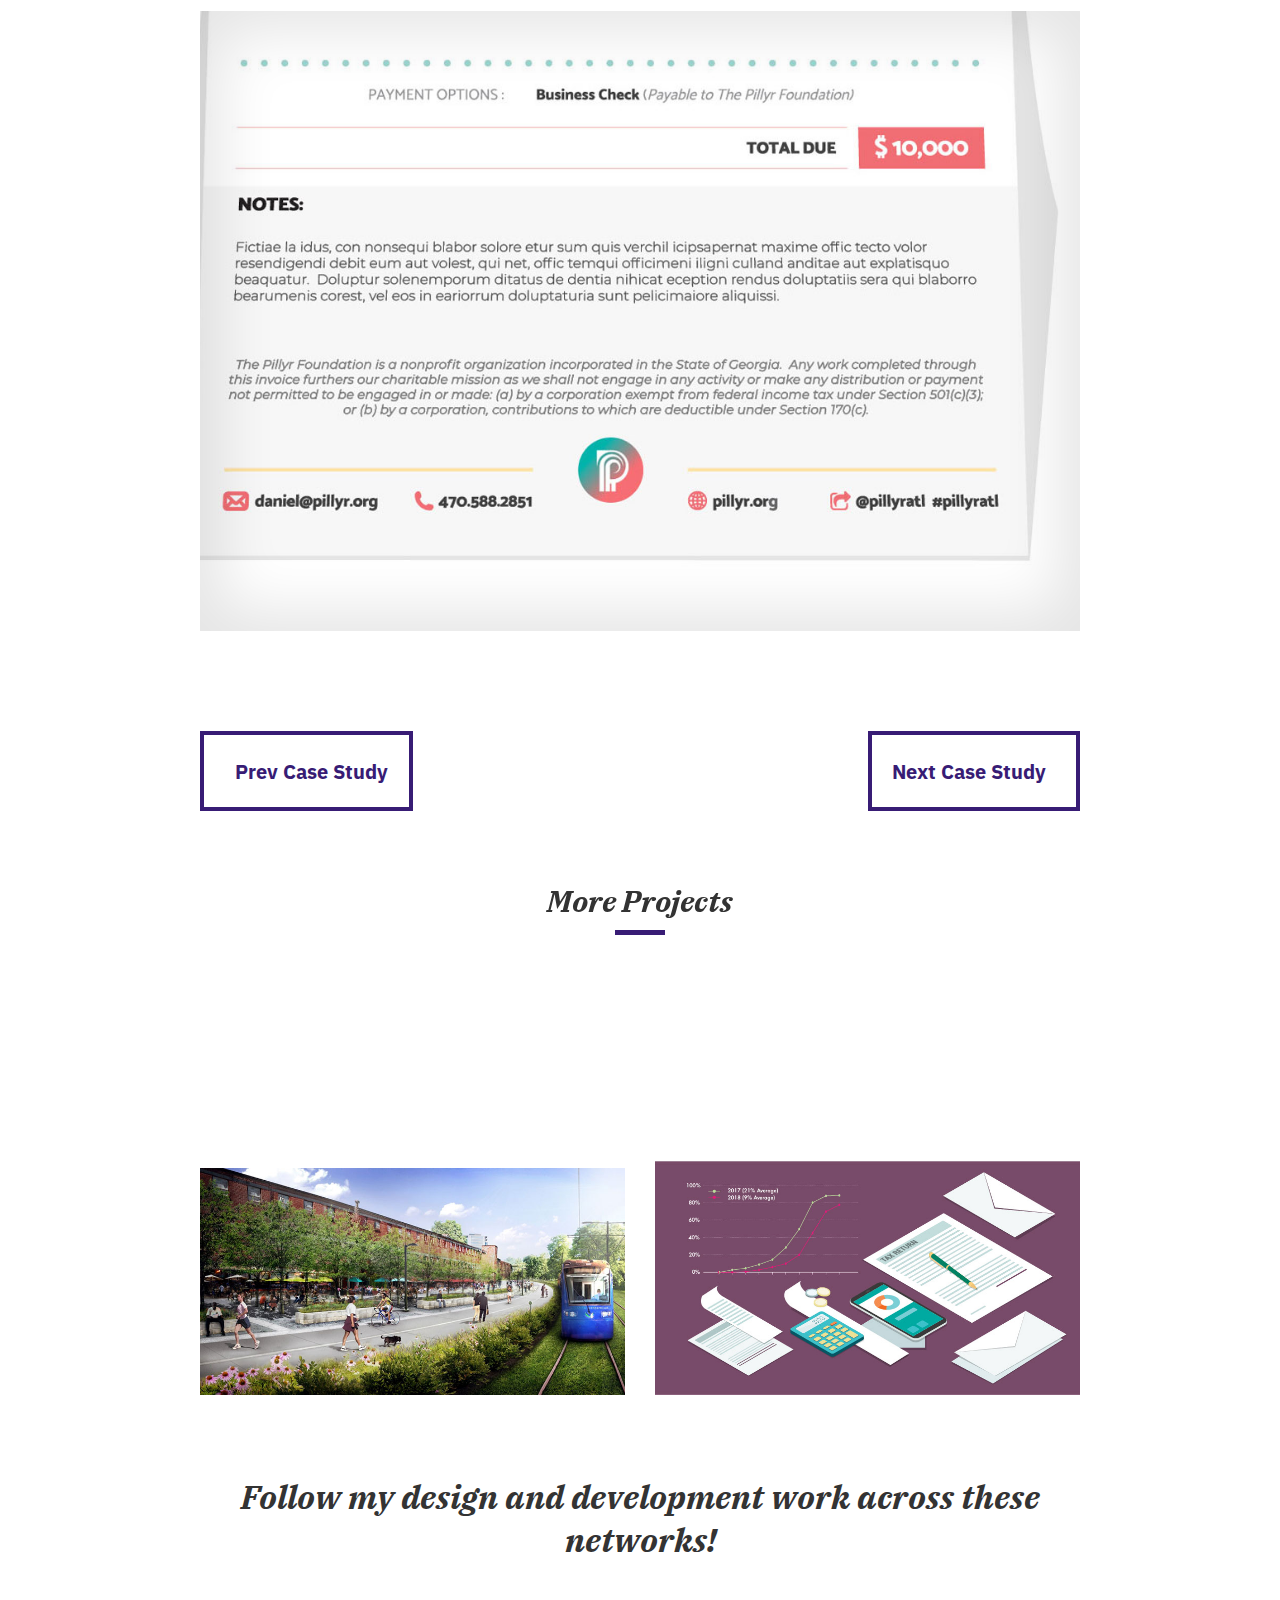
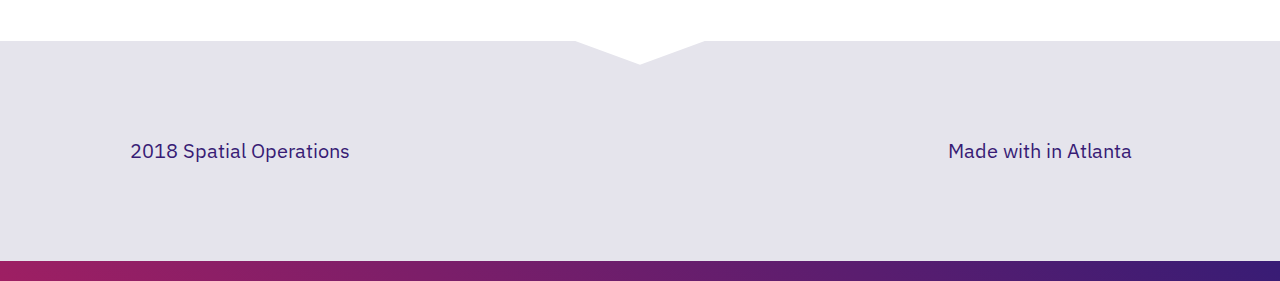
<file: case-one.html>
<!doctype HTML>

<html lang="en">

   <head>
      <meta charset="utf-8">
      <meta name="viewport" content="width=device-width, initial-scale=1, viewport-fit=cover">
      <meta name="description" content="Spatial Operations - Pillyr Case Study">
      <meta http-equiv="X-UA-Compatible" content="IE=edge">

      <title>Pillyr Case Study / Spatial Operations</title>

      <link rel="icon" type="image/png" href="#">
      <link rel="stylesheet" href="https://fonts.googleapis.com/css?family=IBM+Plex+Mono:400,400i|IBM+Plex+Sans+Condensed:400,400i|IBM+Plex+Sans:100,100i,400,400i,600,600i,700,700i|IBM+Plex+Serif:200,200i,400,400i,700,700i|Gloria+Hallelujah">             
      <link rel="stylesheet" href="https://use.fontawesome.com/releases/v5.1.0/css/all.css" integrity="sha384-lKuwvrZot6UHsBSfcMvOkWwlCMgc0TaWr+30HWe3a4ltaBwTZhyTEggF5tJv8tbt" crossorigin="anonymous">

      <link rel="stylesheet" type="text/css" href="css/style.css">
      <link rel="stylesheet" type="text/css" href="css/devices.css">
   </head>
   
   <body>



      <a href="#content" class="skip-link" tabindex="1">Skip to Content</a>



      <header id="header">

         <a class="logo-link" href="index.html"><img class="nav-logo" src="img/so-logo-icon.svg" alt="Spatial operations logo"/></a>
         <input type="checkbox" class="nav-toggle" id="nav-toggle">
         <label class="hamburger hamburger--spin nav-toggle-label" for="nav-toggle" aria-label="Menu" aria-controls="navigation" aria-expanded="true/false">
            <span class="hamburger-box">
               <span class="hamburger-inner"></span>
            </span>
         </label>    


         <nav id="navbar">

            <ul class="nav__container">
               <li class="list-item"><a href="resume.html" class="nav-link" data="01">Resume / CV</a></li>
               <li class="list-item"><a href="services.html" class="nav-link" data="02">Services</a></li>
               <li class="list-item" data-tool-tip="Social accounts to come" data-position="top"><a class="nav-link" data="03">Work</a></li>
               <li class="list-item"><a href="resources.html" class="nav-link" data="04">Resources</a></li>
            </ul>

            <hr class="hr-menu"/>

            <h6>For new projects, collaboration inquiries, or if you just want to say hello, reach out to me below.</h6>

            <a class="button" href="mailto:manudan711@gmail.com" aria-label="Contact now button via email">Contact Now</a>

            <ul class="nav__social">
               <li>
                  <a href="mailto:daniel@spatialoperations.com" aria-label="Send email"><i class="far fa-envelope"></i></a>
               </li>             
               <li>
                  <a href="https://www.facebook.com/spatialoperations" aria-label="Link to facebook page"><i class="fab fa-facebook-f"></i></a>
               </li>
               <li>
                  <a href="https://www.instagram.com/spatialoperations" aria-label="Link to instagram page"><i class="fab fa-instagram"></i></a>
               </li>
               <!--<li>
                  <a href="https://www.twitter.com" data-tool-tip="Social accounts to come" data-position="top"><i class="fab fa-twitter"></i></a>
               </li>-->
               <li>
                  <a href="https://www.dribbble.com" aria-label="Link to dribble page" data-tool-tip="Social accounts to come" data-position="top"><i class="fab fa-dribbble"></i></a>
               </li>
               <li>
                  <a href="https://www.behance.net" aria-label="Link to behance page" data-tool-tip="Social accounts to come" data-position="top"><i class="fab fa-behance"></i></a>
               </li>
               <li>
                  <a href="https://www.github.com" aria-label="Link to github page" data-tool-tip="Social accounts to come" data-position="top"><i class="fab fa-github"></i></a>
               </li>
               <li>
                  <a href="https://www.linkedin.com/in/sniderde/" aria-label="Link to LinkedIn page"><i class="fab fa-linkedin"></i></a>
               </li>
            </ul>

         </nav>

      </header>

  

      <section class="hero" id="caseCover1" aria-label="Abstract vector artwork background for the pillyr foundation case study">
<!--          <div class="hero-transition">
            <div class="hero-transition-img" id="caseTransition1"></div>
         </div> -->
         <div class="hero__cases-container container__mockup">
            <div class="hero__cases-headings headings__left">
               <h1 class="hero__cases-title">The Pillyr Foundation</h1>
               <h3 class="hero__cases-subtitle">Brand Identity & Website</h3>
            </div>
            <div class="hero__cases-mockup">
               <figure class="browser">
                  <div class="b_screen">
                     <img class="feature__img scrollA" src="img/pillyr-homepage.jpg" alt="The Pillyr Foundation website preview" width="100%"/>
                  </div>
                  <div class="b_button_one">
                  </div>
                  <div class="b_button_two">
                  </div>
                  <div class="b_button_three">
                  </div>
               </figure>
            </div>
         </div>
      </section>


      <section class="flex__container flex__mockup" id="intro">
         <div class="site__description">

            <h4>
               In the spring of 2017, a group of designers and urbanists living in the city of Atlanta noticed a lack of vibrant, accessible public space available to its residents.  Together they formed a nonprofit organization tasked with the mission to design and build projects that educate and test the potential of these interventions to increase public space across the city.  Prior to The Pillyr Foundation's incorporation, a brand identity and website was needed to showcase the organization's charitable work and demonstrate the importance of good design as a key component to its mission.
            </h4>

         </div>
      </section>   


      
      <main class="content">


         <article class="grid__cases" id="article-one">


            <section class="cases__item">

               <div class="cases__context-left">
                  <h3 class="cases__heading">Services</h3>
                  <p class="card__icons"><i class="far fa-newspaper" aria-label="visual design icon"></i>&nbsp;&nbsp;&nbsp;&nbsp;Visual Design</p>
                  <p class="card__icons"><i class="fas fa-code" aria-label="web development icon"></i>&nbsp;&nbsp;&nbsp;Web Development</p>
                  <p class="card__icons"><i class="fas fa-stamp" aria-label="branding icon"></i>&nbsp;&nbsp;&nbsp;&nbsp;Branding</p>
                  <p class="card__icons"><i class="fas fa-rocket" aria-label="animation icon"></i>&nbsp;&nbsp;&nbsp;&nbsp;Animation</p>
                  <p class="card__icons"><i class="fas fa-map" aria-label="print icon"></i>&nbsp;&nbsp;&nbsp;Print Design</p>
                  <p class="card__icons"><i class="fas fa-chart-bar" aria-label="infographic icon"></i>&nbsp;&nbsp;&nbsp;&nbsp;Data Visualization</p>
                  <p class="cases__description"></p>
               </div>

               <div class="cases__context-left">
                  <h3 class="cases__heading">Design & Dev Tools</h3>
                  <div class="cases__tools">
                     <div class="cases__tools-tag">Illustrator</div>
                     <div class="cases__tools-tag">Photoshop</div>
                     <div class="cases__tools-tag">InDesign</div>
                     <div class="cases__tools-tag">Sublime Text</div>
                     <div class="cases__tools-tag">Transmit</div>
                     <div class="cases__tools-tag">HTML5</div>
                     <div class="cases__tools-tag">CSS3</div>
                     <div class="cases__tools-tag">Bootstrap</div>
                     <div class="cases__tools-tag">Javascript</div>
                     <div class="cases__tools-tag">JQuery</div>
                     <div class="cases__tools-tag">PHP</div>
                     <div class="cases__tools-tag">Wordpress</div>
                  </div>
                  <p class="cases__description"></p>
               </div>

               <div class="cases__context-left">
                  <h3 class="cases__heading">Scope</h3>
                  <p class="cases__description">To get this fledgling organization started on the right foot, a brand identity is needed. The brand scope included:</p>
                  <ul class="cases__scope-initial">
                     <li class="cases__scope-item">Logo / icon (multiple format options)</li>
                     <li class="cases__scope-item">Typeface pairing</li>
                     <li class="cases__scope-item">Color palette</li>
                     <li class="cases__scope-item">Business card design</li>
                     <li class="cases__scope-item">Wordpress website</li>
                     <ul class="cases__scope-indent">
                        <li class="cases__scope-item">Single page format</li>
                        <ul class="cases__scope-indent">
                           <li class="cases__scope-item">Carousel hero area</li>
                           <li class="cases__scope-item">Homepage modals (for expanded content)</li>
                           <li class="cases__scope-item">Sections for mission, projects, team, crowdfunding, partners, and CTA</li>
                        </ul>
                        <li class="cases__scope-item">Separate blog area page</li>
                        <li class="cases__scope-item">Separate donation area page</li>
                        <li class="cases__scope-item">Integration with Donorbox & Stripe</li>
                        <li class="cases__scope-item">Bootstrap & JQuery</li>
                     </ul>
                  </ul>
                  <p class="cases__description"></p>
               </div>

               <div class="cases__context-left">
                  <h3 class="cases__heading">Solution</h3>
                  <p class="cases__description">To understand how the organization should present itself to its supporters, donors, and beneficiaries, surveys were created to better understand each user segment as well as the preferences of each organization board member.  Once the results were collected, it was clear that a brand identity with a modern look, vibrant colors, and flexibility to work across different mediums were valued.  The design process led to the following decisions:</p>
                  <ul class="cases__scope-initial">
                     <li class="cases__scope-item">Logo would include an icon merging the form of the letter p and an abstract column</li>
                     <li class="cases__scope-item">Typefaces chosen included Muli for body copy and Catamaran for titling</li>
                     <li class="cases__scope-item">Color palette would include 3 main brand colors complimented by various shades of grey</li>
                  </ul>
                  <p class="cases__description"></p>
               </div>

               <div class="cases__context-left">
                  <h3 class="cases__heading">Result</h3>
                  <p class="cases__description">Once the brand assets were created, the website was designed and developed within two months.</p>
               </div>

            </section>

         </article>



         <article class="grid__gallery" id="article-two">

            <div class="image__item image__item-medium pillyr">
            </div>

            <div class="image__item image__item-full-y pillyr">
            </div>

            <div class="image__item image__item-large pillyr">
            </div>

            <div class="image__item pillyr">
            </div>

            <div class="image__item image__item-full-x pillyr">
            </div>

            <div class="image__item image__item-full pillyr">
            </div>

         </article>


         <div class="grid__skip">

            <a class="skip__item skip__prev" href="case-three.html" aria-label="Link to olivecrest case study page">
               <div class="skip__overlay">
                  <h3 class="skip__heading"><i class="fas fa-angle-double-left"></i>Prev Case Study</h3>
               </div>
            </a>

            <a class="skip__item skip__next" href="case-two.html" aria-label="Link to donorgraphics case study page">            
               <div class="skip__overlay">
                  <h3 class="skip__heading">Next Case Study<i class="fas fa-angle-double-right"></i></h3>
               </div>
            </a>

         </div>
   

         <div class="article__heading">
            <h3>
            More Projects
            </h3>
         </div>


         <article class="grid__showcase" id="article-three">

            <section class="showcase__item card__container">
               <img class="card__img img-right" src="img/more-projects/allenenorth.jpg" alt="Beltline Rail Now promo image"/>
               <div class="card__overlay">
                  <h3 class="card__heading">Beltline Rail Now</h3>
                  <p class="card__icons"><i class="fas fa-pencil-alt" aria-label="graphic design icon"></i></p>
                  <p class="card__description">This Atlanta-based transit advocacy group aims to shape the narrative of investment priorities towards a generational project that could impact millions and ease regional traffic congestion.</p>
                  <a class="card__button" href="#" target="_blank" aria-label="Beltline Rail Now - Learn more button">Learn More</a>
               </div>
            </section>

            <section class="showcase__item card__container">
               <img class="card__img img-center" src="img/more-projects/taxlaw.jpg" alt="Tax law vector image showing calculator and tax prep items"/>
               <div class="card__overlay">
                  <h3 class="card__heading">One &amp; All Tax Infographic</h3>
                  <p class="card__icons"><i class="fas fa-pencil-alt" aria-label="graphic design icon"></i></p>
                  <p class="card__description">This project was created to inform One &amp; All clients how to understand new tax law changes that were passed by Congress to take effect the following year.</p>
                  <a class="card__button" href="#" target="_blank" aria-label="One &amp; all tax infographic - Learn more button">Learn More</a>
               </div>
            </section>

         </article>




         <article class="flex__container" id="article-three">
            <section class="social__cta">

               <h4>
                  Follow my design and development work across these networks!
               </h4>

            </section>
         </article>

      </main>


      
      <footer id="footer">

         <div class="footer__section-top">
            <ul class="footer__sig">
               <li><span>2018 <i class="far fa-copyright" aria-label="Copyright icon"></i> Spatial Operations</span>
            </ul> 
            <ul class="footer__social">
               <li>
                  <a href="mailto:daniel@spatialoperations.com"><i class="far fa-envelope" aria-label="Send email"></i></a>
               </li>             
               <li>
                  <a href="https://www.facebook.com/spatialoperations"><i class="fab fa-facebook-f" aria-label="Link to facebook page"></i></a>
               </li>
               <li>
                  <a href="https://www.instagram.com/spatialoperations"><i class="fab fa-instagram" aria-label="Link to instagram page"></i></a>
               </li>
               <!--<li>
                  <a href="https://www.twitter.com" data-tool-tip="Social accounts to come" data-position="top"><i class="fab fa-twitter" aria-label="Link to twitter page"></i></a>
               </li>-->
               <li>
                  <a href="https://www.dribbble.com" data-tool-tip="Social accounts to come" data-position="top"><i class="fab fa-dribbble" aria-label="Link to dribble page"></i></a>
               </li>
               <li>
                  <a href="https://www.behance.net" data-tool-tip="Social accounts to come" data-position="top"><i class="fab fa-behance" aria-label="Link to behance page"></i></a>
               </li>
               <li>
                  <a href="https://www.github.com" data-tool-tip="Social accounts to come" data-position="top"><i class="fab fa-github" aria-label="Link to github page"></i></a>
               </li>
               <li>
                  <a href="https://www.linkedin.com/in/sniderde/"><i class="fab fa-linkedin" aria-label="Link to linkedin page"></i></a>
               </li>
            </ul>
            <ul class="footer__love">
               <li>Made with <i class="fas fa-heart" aria-label="Heart icon"></i> in Atlanta</li>
            </ul>           
         </div>

         <div class="footer__section-bottom">
            <ul class="footer__tools">
<!--                <li class="weather__location">
                  <a href="#" id="loc-atlanta" data-tool-tip="Data to come from API" data-position="top">Atlanta</a>
                  <div>
                     <p><i class="far fa-sun" aria-label="Sun icon"></i></p>
                     <p>&nbsp;87&#176;</p>
                  </div>
               </li>
               <li class="weather__location">
                  <a href="#" id="loc-austin" data-tool-tip="Data to come from API" data-position="top">Austin</a>
                  <div>
                     <p><i class="far fa-sun" aria-label="Sun icon"></i></p>
                     <p>&nbsp;95&#176;</p>
                  </div>
               </li>
               <li class="weather__location">
                  <a href="#" id="loc-boston" data-tool-tip="Data to come from API" data-position="top">Boston</a>
                  <div>
                     <p><i class="far fa-sun" aria-label="Sun icon"></i></p>
                     <p>&nbsp;82&#176;</p>
                  </div>
               </li>
               <li class="weather__location">
                  <a href="#" id="loc-toronto" ddata-tool-tip="Data to come from API" data-position="top">Toronto</a>
                  <div>
                     <p><i class="far fa-sun" aria-label="Sun icon"></i></p>
                     <p>&nbsp;81&#176;</p>
                  </div>
               </li>
               <li class="weather__location">
                  <a href="#" id="loc-barcelona" data-tool-tip="Data to come from API" data-position="top">Barcelona</a>
                  <div>
                     <p><i class="far fa-sun" aria-label="Sun icon"></i></p>
                     <p>&nbsp;86&#176;</p>
                  </div>
               </li>
               <li class="weather__location">
                  <a href="#" id="loc-cincinnati" data-tool-tip="Data to come from API" data-position="top">Cincinnati</a>
                  <div>
                     <p><i class="far fa-sun" aria-label="Sun icon"></i></p>
                     <p>&nbsp;83&#176;</p>
                  </div>
               </li> -->
            </ul>
         </div>         
      </footer>         



      <script src="js/script.js"></script>

   </body>

</html>
</file>
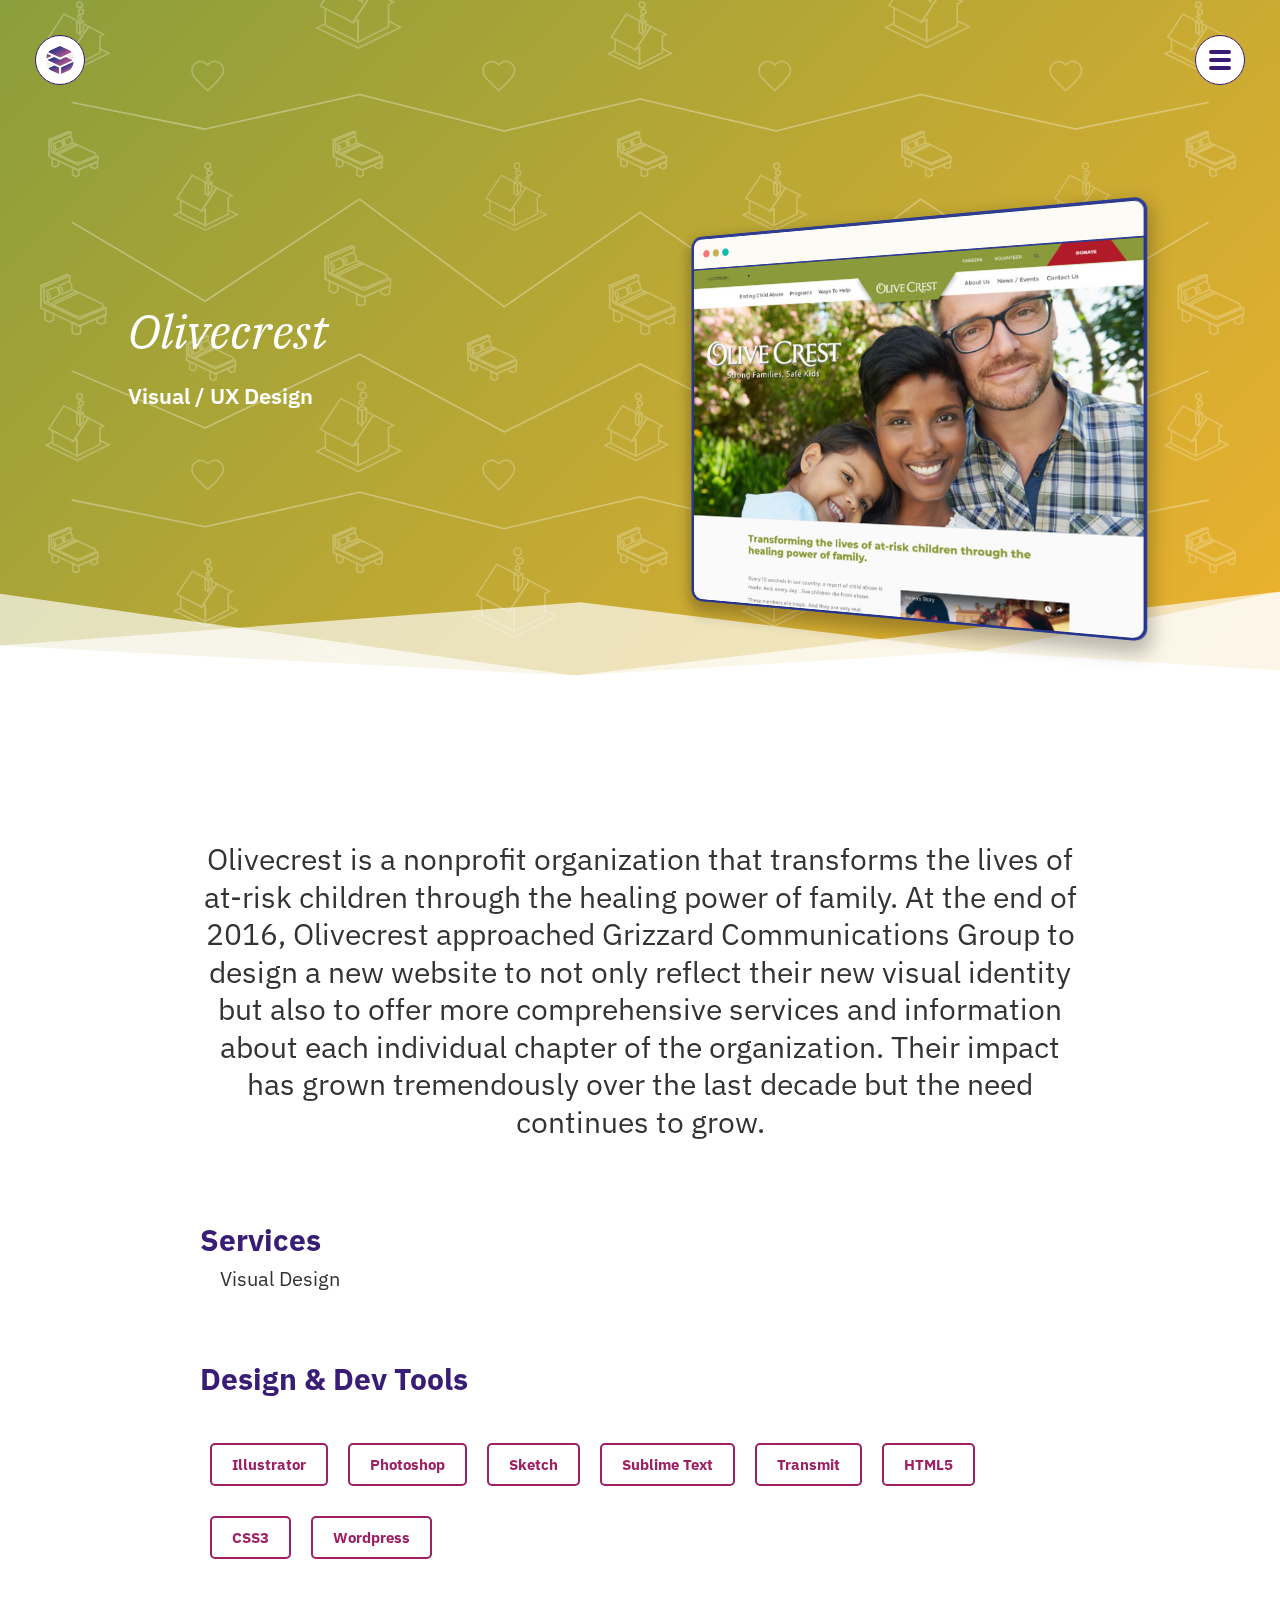
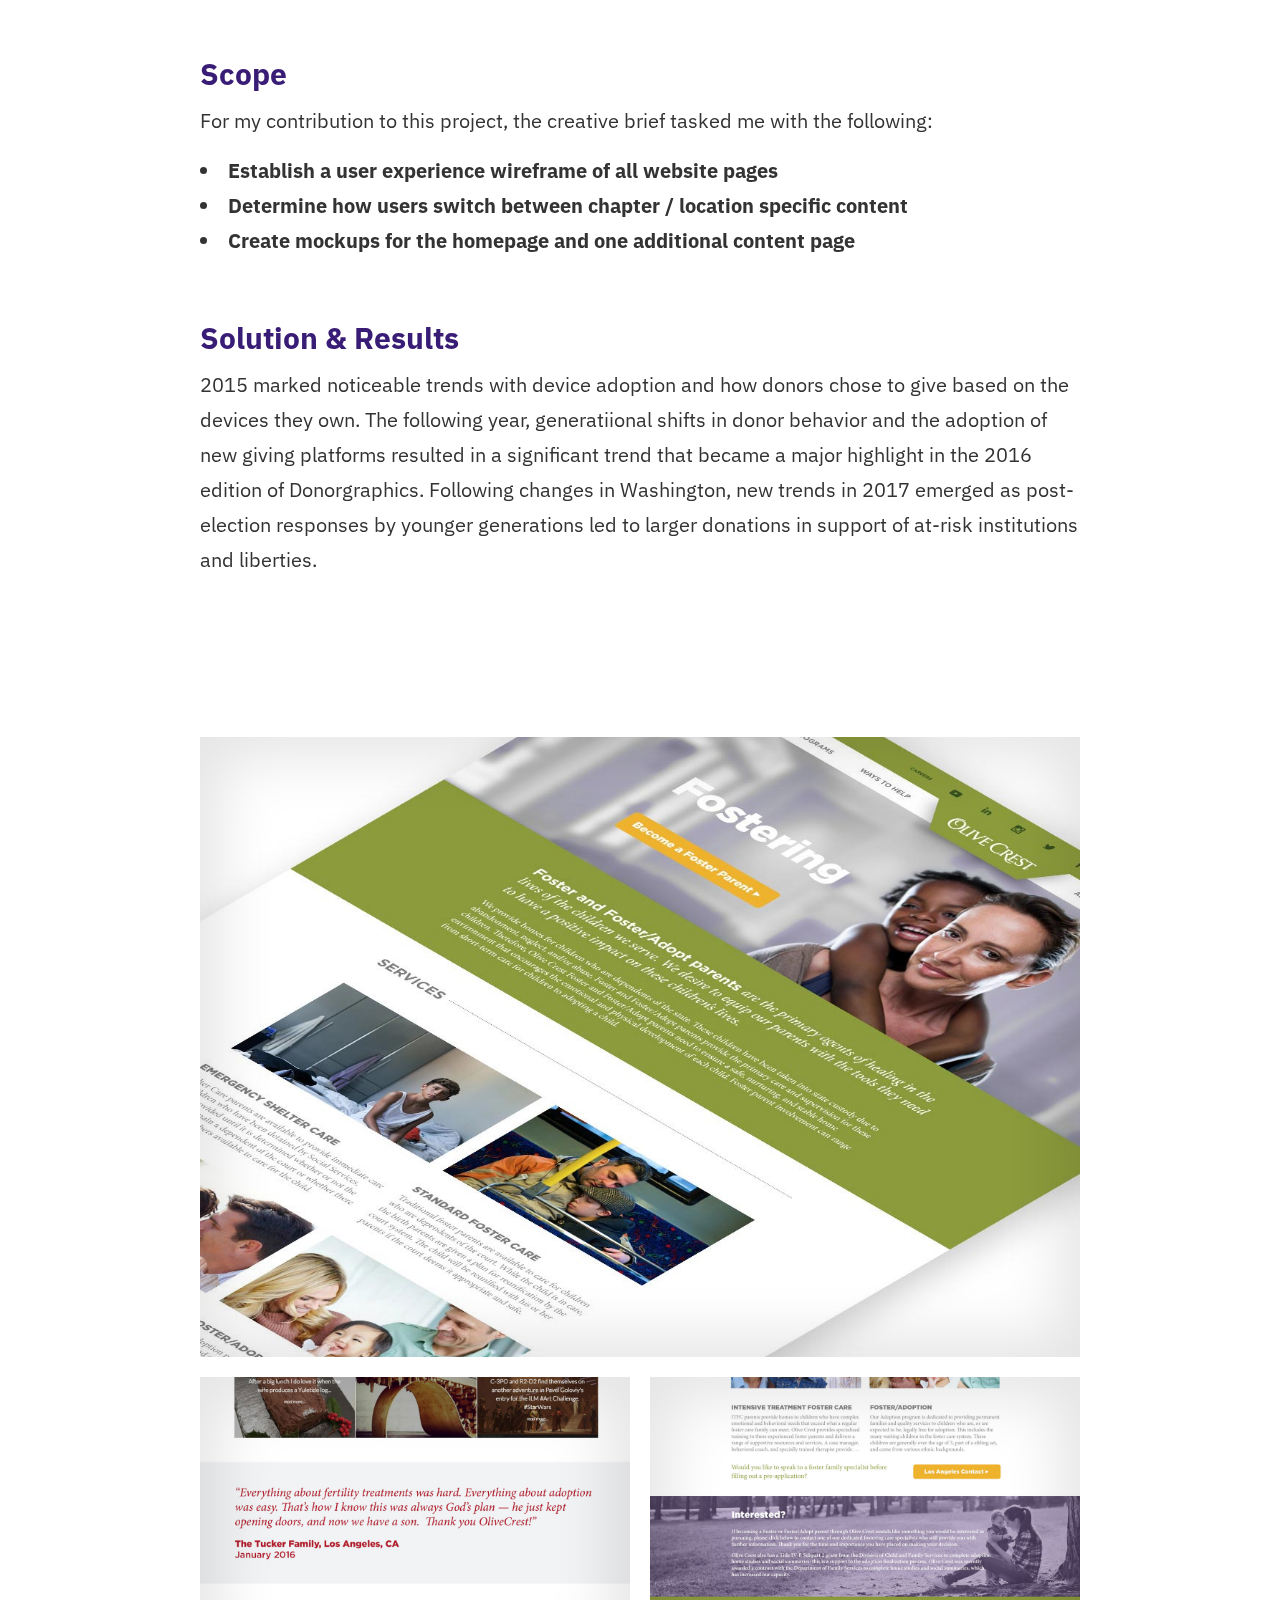
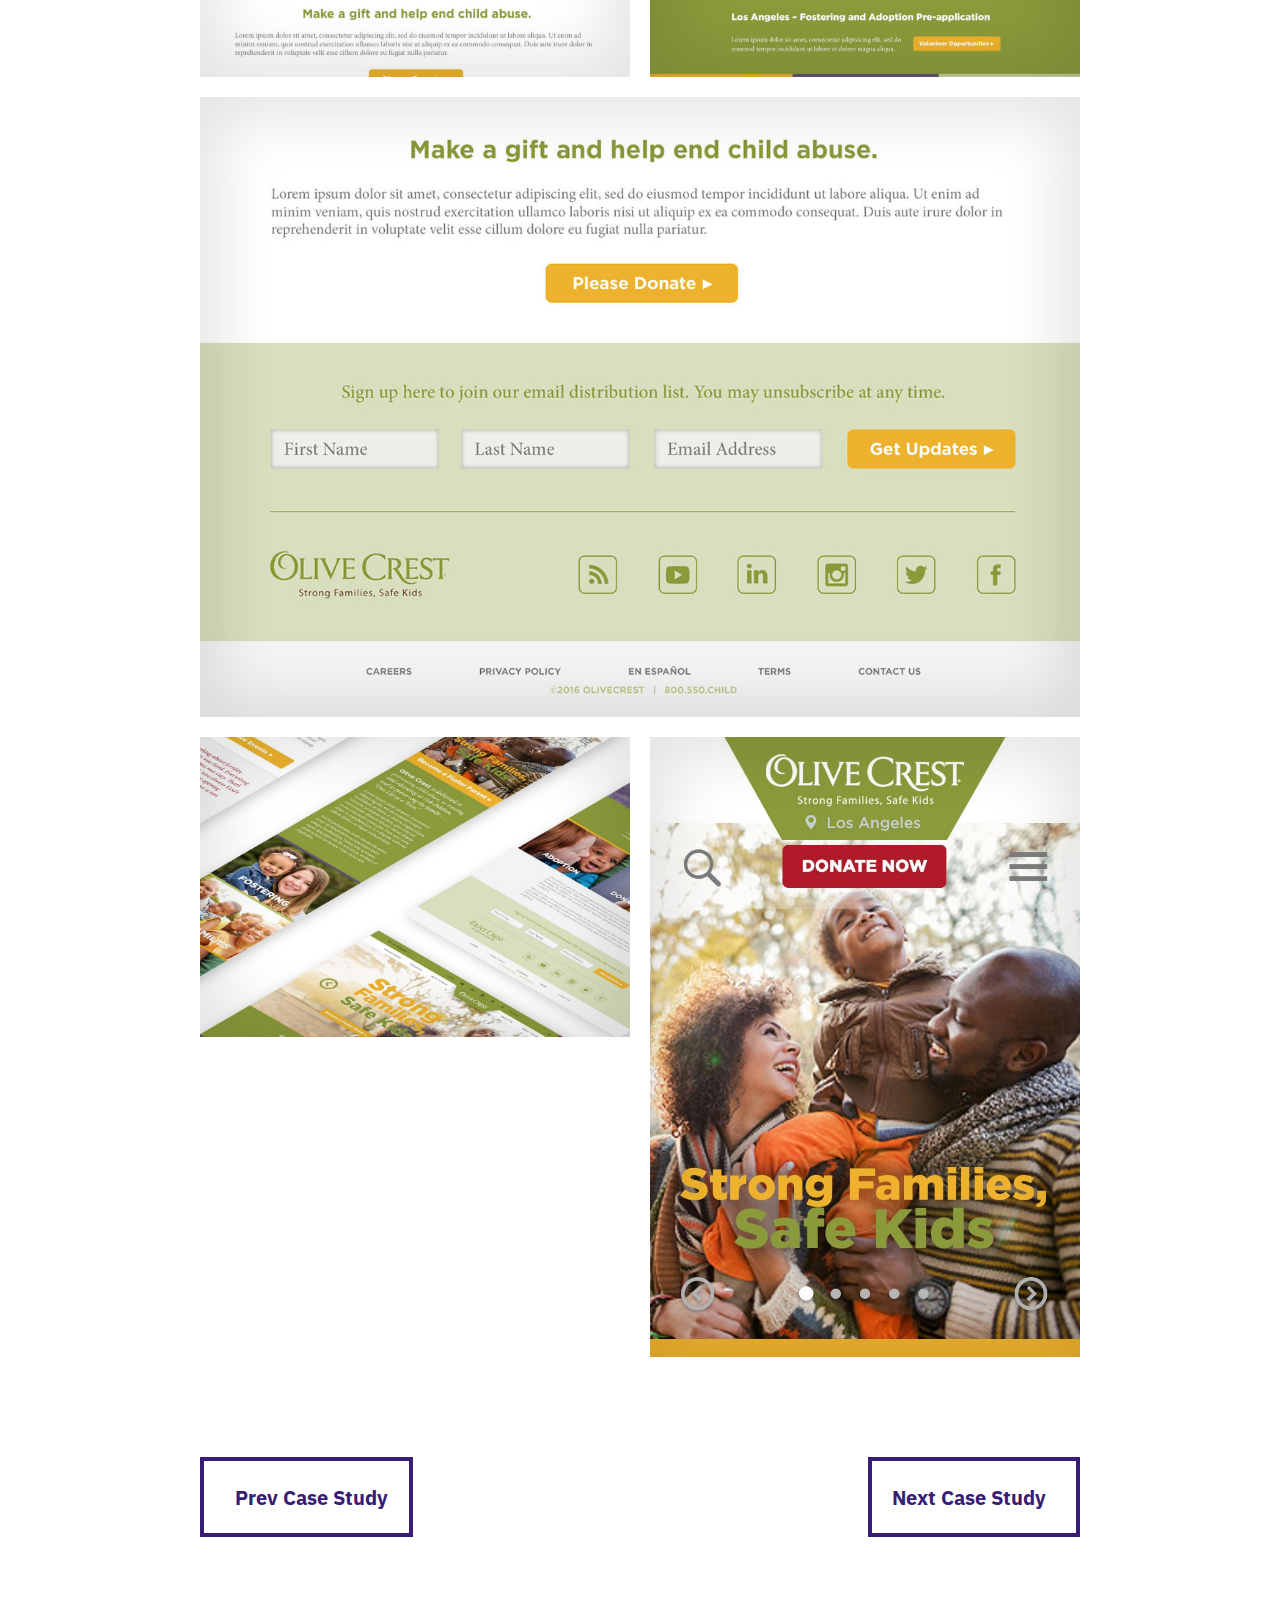
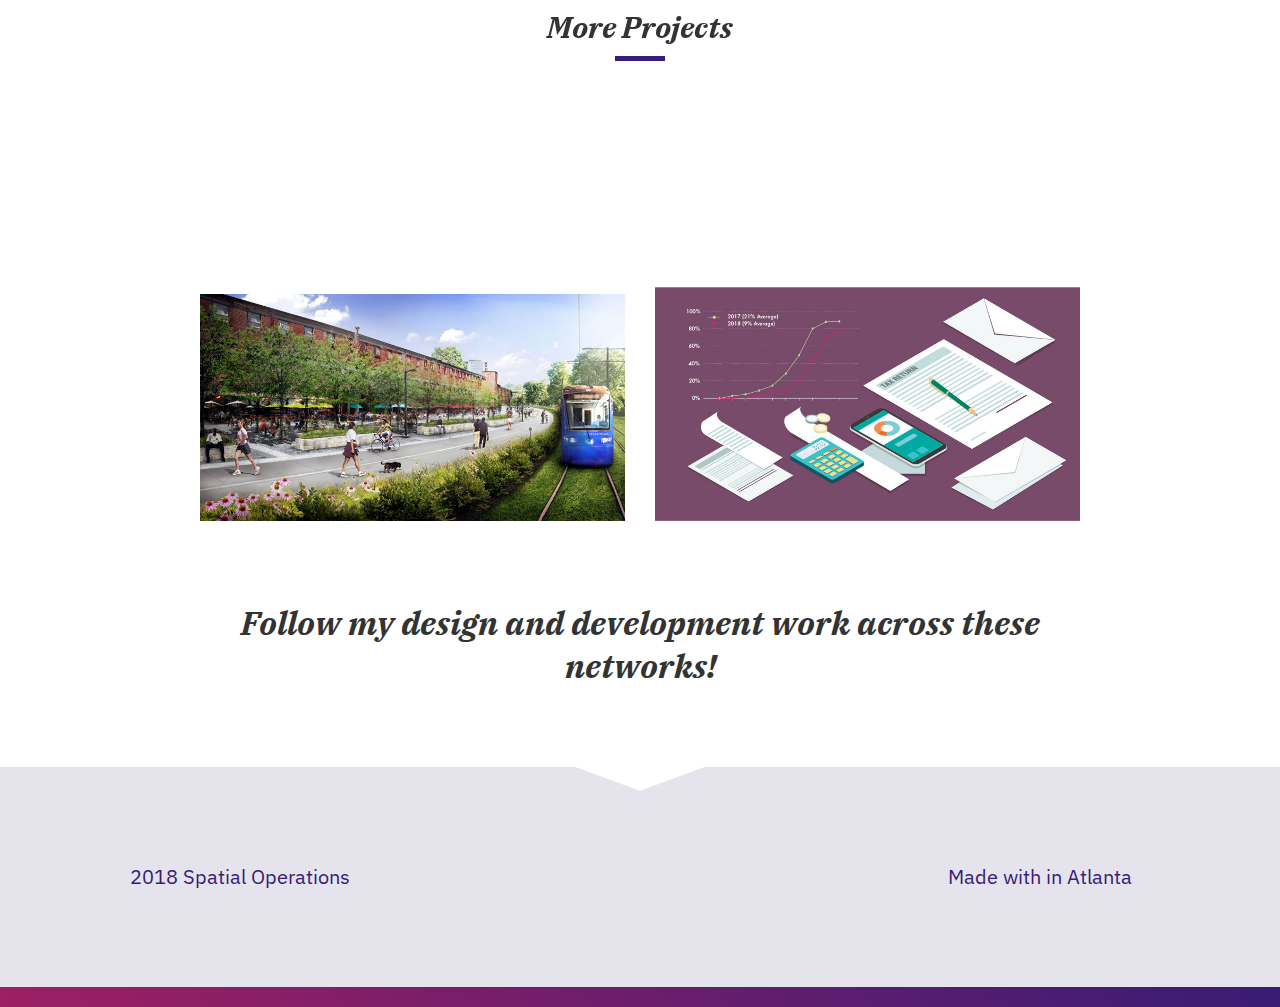
<file: case-three.html>
<!doctype HTML>

<html lang="en">

   <head>
      <meta charset="utf-8">
      <meta name="viewport" content="width=device-width, initial-scale=1, viewport-fit=cover">
      <meta name="description" content="Spatial Operations - Olivecrest Case Study">
      <meta http-equiv="X-UA-Compatible" content="IE=edge">

      <title>Olivecrest Case Study / Spatial Operations</title>

      <link rel="icon" type="image/png" href="#">
      <link rel="stylesheet" href="https://fonts.googleapis.com/css?family=IBM+Plex+Mono:400,400i|IBM+Plex+Sans+Condensed:400,400i|IBM+Plex+Sans:100,100i,400,400i,600,600i,700,700i|IBM+Plex+Serif:200,200i,400,400i,700,700i|Gloria+Hallelujah">             
      <link rel="stylesheet" href="https://use.fontawesome.com/releases/v5.1.0/css/all.css" integrity="sha384-lKuwvrZot6UHsBSfcMvOkWwlCMgc0TaWr+30HWe3a4ltaBwTZhyTEggF5tJv8tbt" crossorigin="anonymous">

      <link rel="stylesheet" type="text/css" href="css/style.css">
      <link rel="stylesheet" type="text/css" href="css/devices.css">
   </head>
   
   <body>



      <a href="#content" class="skip-link" tabindex="1">Skip to Content</a>



      <header id="header">

         <a class="logo-link" href="index.html"><img class="nav-logo" src="img/so-logo-icon.svg" alt="Spatial operations logo"/></a>
         <input type="checkbox" class="nav-toggle" id="nav-toggle">
         <label class="hamburger hamburger--spin nav-toggle-label" for="nav-toggle" aria-label="Menu" aria-controls="navigation" aria-expanded="true/false">
            <span class="hamburger-box">
               <span class="hamburger-inner"></span>
            </span>
         </label>    


         <nav id="navbar">

            <ul class="nav__container">
               <li class="list-item"><a href="resume.html" class="nav-link" data="01">Resume / CV</a></li>
               <li class="list-item"><a href="services.html" class="nav-link" data="02">Services</a></li>
               <li class="list-item" data-tool-tip="Social accounts to come" data-position="top"><a class="nav-link" data="03">Work</a></li>
               <li class="list-item"><a href="resources.html" class="nav-link" data="04">Resources</a></li>
            </ul>

            <hr class="hr-menu"/>

            <h6>For new projects, collaboration inquiries, or if you just want to say hello, reach out to me below.</h6>

            <a class="button" href="mailto:manudan711@gmail.com" aria-label="Contact now button via email">Contact Now</a>

            <ul class="nav__social">
               <li>
                  <a href="mailto:daniel@spatialoperations.com" aria-label="Send email"><i class="far fa-envelope"></i></a>
               </li>             
               <li>
                  <a href="https://www.facebook.com/spatialoperations" aria-label="Link to facebook page"><i class="fab fa-facebook-f"></i></a>
               </li>
               <li>
                  <a href="https://www.instagram.com/spatialoperations" aria-label="Link to instagram page"><i class="fab fa-instagram"></i></a>
               </li>
               <!--<li>
                  <a href="https://www.twitter.com" data-tool-tip="Social accounts to come" data-position="top"><i class="fab fa-twitter"></i></a>
               </li>-->
               <li>
                  <a href="https://www.dribbble.com" aria-label="Link to dribble page" data-tool-tip="Social accounts to come" data-position="top"><i class="fab fa-dribbble"></i></a>
               </li>
               <li>
                  <a href="https://www.behance.net" aria-label="Link to behance page" data-tool-tip="Social accounts to come" data-position="top"><i class="fab fa-behance"></i></a>
               </li>
               <li>
                  <a href="https://www.github.com" aria-label="Link to github page" data-tool-tip="Social accounts to come" data-position="top"><i class="fab fa-github"></i></a>
               </li>
               <li>
                  <a href="https://www.linkedin.com/in/sniderde/" aria-label="Link to LinkedIn page"><i class="fab fa-linkedin"></i></a>
               </li>
            </ul>

         </nav>

      </header>

  

      <section class="hero" id="caseCover3" aria-label="Abstract vector artwork background for Olivecrest case study">
         <div class="hero-transition">
            <div class="hero-transition-img" id="caseTransition3"></div>
         </div>
         <div class="hero__cases-container container__mockup">
            <div class="hero__cases-headings headings__left">
               <h1 class="hero__cases-title">Olivecrest</h1>
               <h3 class="hero__cases-subtitle">Visual / UX Design</h3>
            </div>
            <div class="hero__cases-mockup">
               <figure class="browser">
                  <div class="b_screen">
                     <img class="feature__img scrollC" src="img/olivecrest-homepage.jpg" alt="Olivecrest website preview" width="100%"/>
                  </div>
                  <div class="b_button_one">
                  </div>
                  <div class="b_button_two">
                  </div>
                  <div class="b_button_three">
                  </div>
               </figure>
            </div>
         </div>
      </section>


      <section class="flex__container flex__mockup" id="intro">
         <div class="site__description">

            <h4>
               Olivecrest is a nonprofit organization that transforms the lives of at-risk children through the healing power of family. At the end of 2016, Olivecrest approached Grizzard Communications Group to design a new website to not only reflect their new visual identity but also to offer more comprehensive services and information about each individual chapter of the organization.  Their impact has grown tremendously over the last decade but the need continues to grow.
            </h4>

         </div>
      </section>   


      
      <main class="content">


         <article class="grid__cases" id="article-one">


            <section class="cases__item">

               <div class="cases__context-left">
                  <h3 class="cases__heading">Services</h3>
                  <p class="card__icons"><i class="far fa-newspaper" aria-label="visual design icon"></i>&nbsp;&nbsp;&nbsp;&nbsp;Visual Design</p>
                  <p class="cases__description"></p>
               </div>

               <div class="cases__context-left">
                  <h3 class="cases__heading">Design & Dev Tools</h3>
                  <div class="cases__tools">
                     <div class="cases__tools-tag">Illustrator</div>
                     <div class="cases__tools-tag">Photoshop</div>
                     <div class="cases__tools-tag">Sketch</div>
                     <div class="cases__tools-tag">Sublime Text</div>
                     <div class="cases__tools-tag">Transmit</div>
                     <div class="cases__tools-tag">HTML5</div>
                     <div class="cases__tools-tag">CSS3</div>
                     <div class="cases__tools-tag">Wordpress</div>
                  </div>
                  <p class="cases__description"></p>
               </div>

               <div class="cases__context-left">
                  <h3 class="cases__heading">Scope</h3>
                  <p class="cases__description">For my contribution to this project, the creative brief tasked me with the following:</p>
                  <ul class="cases__scope-initial">
                     <li class="cases__scope-item">Establish a user experience wireframe of all website pages</li>
                     <li class="cases__scope-item">Determine how users switch between chapter / location specific content</li>
                     <li class="cases__scope-item">Create mockups for the homepage and one additional content page</li>
                  </ul>
                  <p class="cases__description"></p>
               </div>

               <div class="cases__context-left">
                  <h3 class="cases__heading">Solution & Results</h3>
                  <p class="cases__description">2015 marked noticeable trends with device adoption and how donors chose to give based on the devices they own.   The following year, generatiional shifts in donor behavior and the adoption of new giving platforms resulted in a significant trend that became a major highlight in the 2016 edition of Donorgraphics.  Following changes in Washington, new trends in 2017 emerged as post-election responses by younger generations led to larger donations in support of at-risk institutions and liberties.</p>
               </div>

            </section>

         </article> 



         <article class="grid__gallery" id="article-two">

            <div class="image__item image__item-full olivecrest">
            </div>
            
            <div class="image__item image__item-full-y olivecrest">
            </div>

            <div class="image__item image__item-full-x olivecrest">
            </div>

            <div class="image__item image__item-large olivecrest">
            </div>

            <div class="image__item olivecrest">
            </div>

            <div class="image__item image__item-medium olivecrest">
            </div>

         </article>



         <div class="grid__skip">

            <a class="skip__item skip__prev" href="case-two.html" aria-label="Link to donorgraphics case study page">
               <div class="skip__overlay">
                  <h3 class="skip__heading"><i class="fas fa-angle-double-left"></i>Prev Case Study</h3>
               </div>
            </a>

            <a class="skip__item skip__next" href="case-one.html" aria-label="Link to the pillyr foundation case study page">            
               <div class="skip__overlay">
                  <h3 class="skip__heading">Next Case Study<i class="fas fa-angle-double-right"></i></h3>
               </div>
            </a>

         </div>
   


         <div class="article__heading">
            <h3>
            More Projects
            </h3>
         </div>


         <article class="grid__showcase" id="article-three">

            <section class="showcase__item card__container">
               <img class="card__img img-right" src="img/more-projects/allenenorth.jpg" alt="Beltline Rail Now promo image"/>
               <div class="card__overlay">
                  <h3 class="card__heading">Beltline Rail Now</h3>
                  <p class="card__icons"><i class="fas fa-pencil-alt" aria-label="graphic design icon"></i></p>
                  <p class="card__description">This Atlanta-based transit advocacy group aims to shape the narrative of investment priorities towards a generational project that could impact millions and ease regional traffic congestion.</p>
                  <a class="card__button" href="#" target="_blank" aria-label="Beltline Rail Now - Learn more button">Learn More</a>
               </div>
            </section>

            <section class="showcase__item card__container">
               <img class="card__img img-center" src="img/more-projects/taxlaw.jpg" alt="Tax law vector image showing calculator and tax prep items"/>
               <div class="card__overlay">
                  <h3 class="card__heading">One &amp; All Tax Infographic</h3>
                  <p class="card__icons"><i class="fas fa-pencil-alt" aria-label="graphic design icon"></i></p>
                  <p class="card__description">This project was created to inform One &amp; All clients how to understand new tax law changes that were passed by Congress to take effect the following year.</p>
                  <a class="card__button" href="#" target="_blank" aria-label="One &amp; all tax infographic - Learn more button">Learn More</a>
               </div>
            </section>

         </article>



         <article class="flex__container">
            <section class="social__cta">

               <h4>
                  Follow my design and development work across these networks!
               </h4>

            </section>
         </article>

      </main>


      
      <footer id="footer">

         <div class="footer__section-top">
            <ul class="footer__sig">
               <li><span>2018 <i class="far fa-copyright" aria-label="Copyright icon"></i> Spatial Operations</span>
            </ul> 
            <ul class="footer__social">
               <li>
                  <a href="mailto:daniel@spatialoperations.com"><i class="far fa-envelope" aria-label="Send email"></i></a>
               </li>             
               <li>
                  <a href="https://www.facebook.com/spatialoperations"><i class="fab fa-facebook-f" aria-label="Link to facebook page"></i></a>
               </li>
               <li>
                  <a href="https://www.instagram.com/spatialoperations"><i class="fab fa-instagram" aria-label="Link to instagram page"></i></a>
               </li>
               <!--<li>
                  <a href="https://www.twitter.com" data-tool-tip="Social accounts to come" data-position="top"><i class="fab fa-twitter" aria-label="Link to twitter page"></i></a>
               </li>-->
               <li>
                  <a href="https://www.dribbble.com" data-tool-tip="Social accounts to come" data-position="top"><i class="fab fa-dribbble" aria-label="Link to dribble page"></i></a>
               </li>
               <li>
                  <a href="https://www.behance.net" data-tool-tip="Social accounts to come" data-position="top"><i class="fab fa-behance" aria-label="Link to behance page"></i></a>
               </li>
               <li>
                  <a href="https://www.github.com" data-tool-tip="Social accounts to come" data-position="top"><i class="fab fa-github" aria-label="Link to github page"></i></a>
               </li>
               <li>
                  <a href="https://www.linkedin.com/in/sniderde/"><i class="fab fa-linkedin" aria-label="Link to linkedin page"></i></a>
               </li>
            </ul>
            <ul class="footer__love">
               <li>Made with <i class="fas fa-heart" aria-label="Heart icon"></i> in Atlanta</li>
            </ul>           
         </div>

         <div class="footer__section-bottom">
            <ul class="footer__tools">
<!--                <li class="weather__location">
                  <a href="#" id="loc-atlanta" data-tool-tip="Data to come from API" data-position="top">Atlanta</a>
                  <div>
                     <p><i class="far fa-sun" aria-label="Sun icon"></i></p>
                     <p>&nbsp;87&#176;</p>
                  </div>
               </li>
               <li class="weather__location">
                  <a href="#" id="loc-austin" data-tool-tip="Data to come from API" data-position="top">Austin</a>
                  <div>
                     <p><i class="far fa-sun" aria-label="Sun icon"></i></p>
                     <p>&nbsp;95&#176;</p>
                  </div>
               </li>
               <li class="weather__location">
                  <a href="#" id="loc-boston" data-tool-tip="Data to come from API" data-position="top">Boston</a>
                  <div>
                     <p><i class="far fa-sun" aria-label="Sun icon"></i></p>
                     <p>&nbsp;82&#176;</p>
                  </div>
               </li>
               <li class="weather__location">
                  <a href="#" id="loc-toronto" ddata-tool-tip="Data to come from API" data-position="top">Toronto</a>
                  <div>
                     <p><i class="far fa-sun" aria-label="Sun icon"></i></p>
                     <p>&nbsp;81&#176;</p>
                  </div>
               </li>
               <li class="weather__location">
                  <a href="#" id="loc-barcelona" data-tool-tip="Data to come from API" data-position="top">Barcelona</a>
                  <div>
                     <p><i class="far fa-sun" aria-label="Sun icon"></i></p>
                     <p>&nbsp;86&#176;</p>
                  </div>
               </li>
               <li class="weather__location">
                  <a href="#" id="loc-cincinnati" data-tool-tip="Data to come from API" data-position="top">Cincinnati</a>
                  <div>
                     <p><i class="far fa-sun" aria-label="Sun icon"></i></p>
                     <p>&nbsp;83&#176;</p>
                  </div>
               </li> -->
            </ul>
         </div>         
      </footer>         


      <script src="js/script.js"></script>

   </body>

</html>
</file>
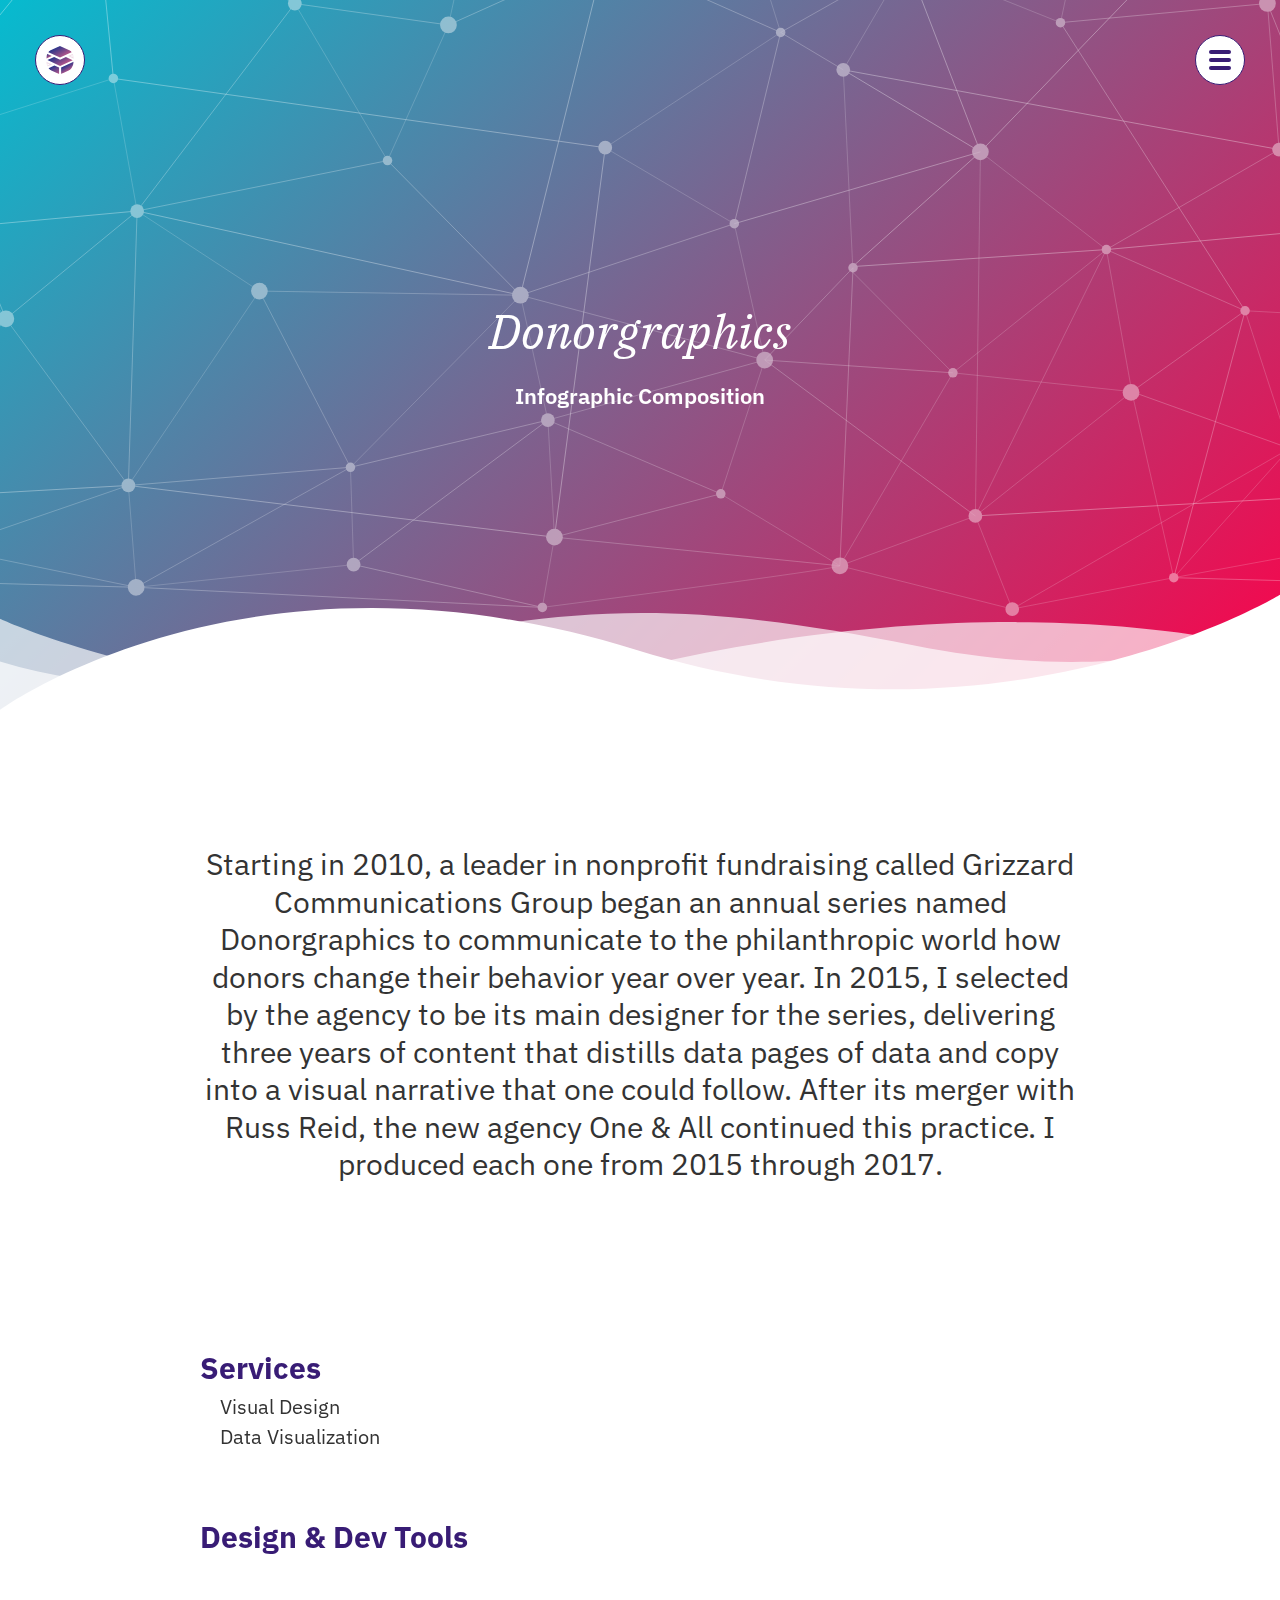
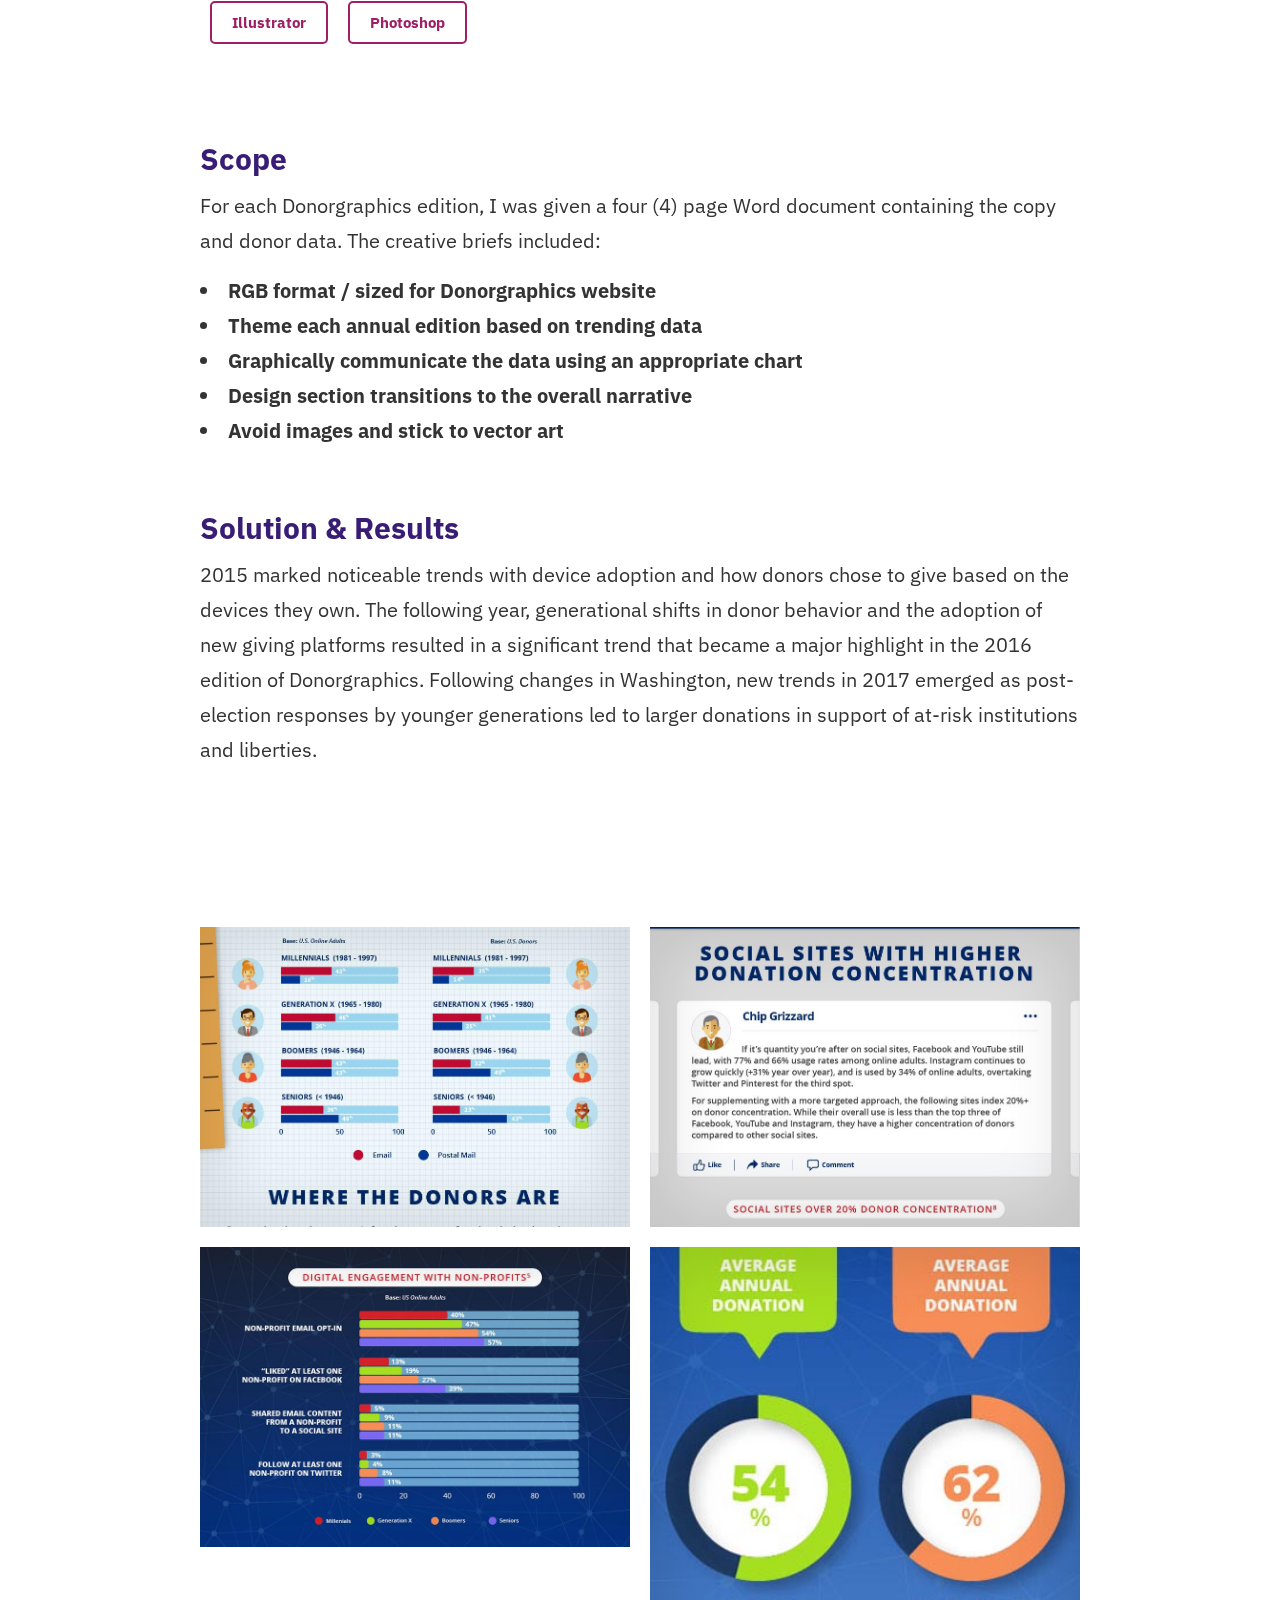
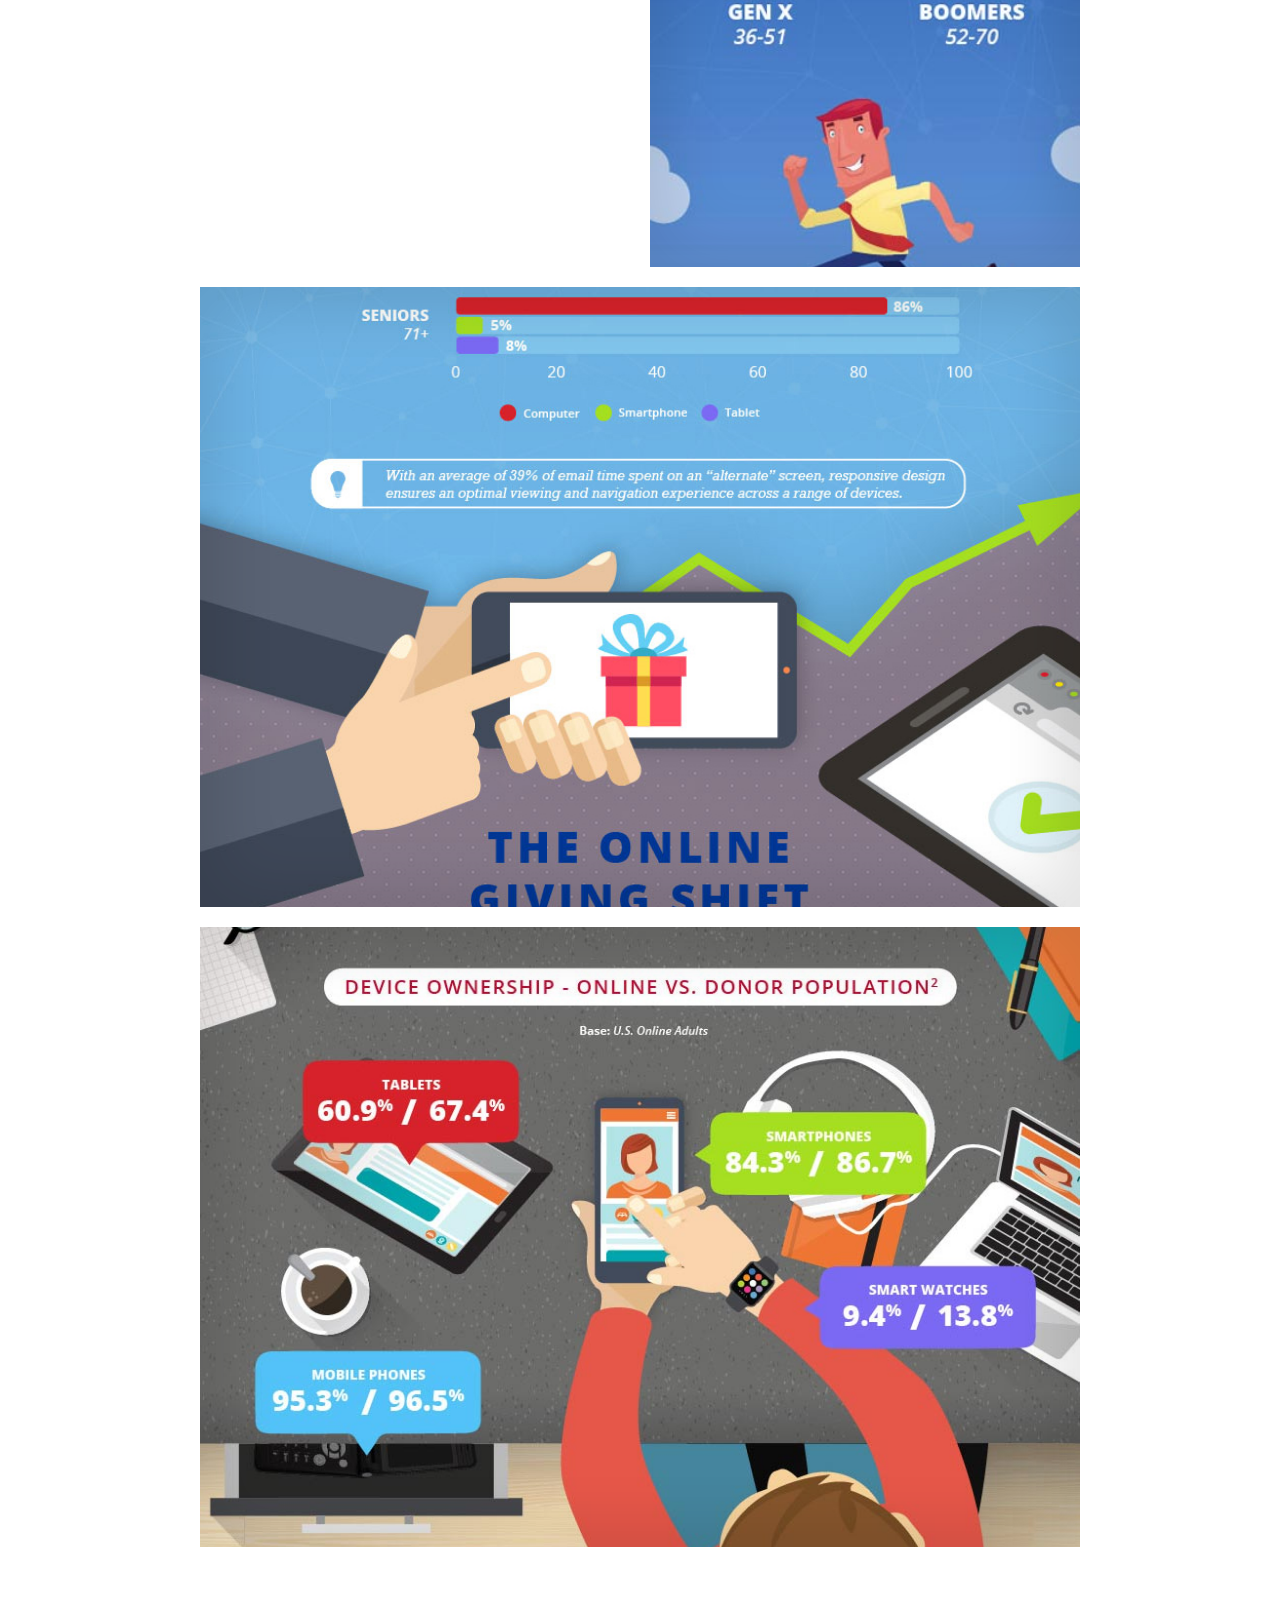
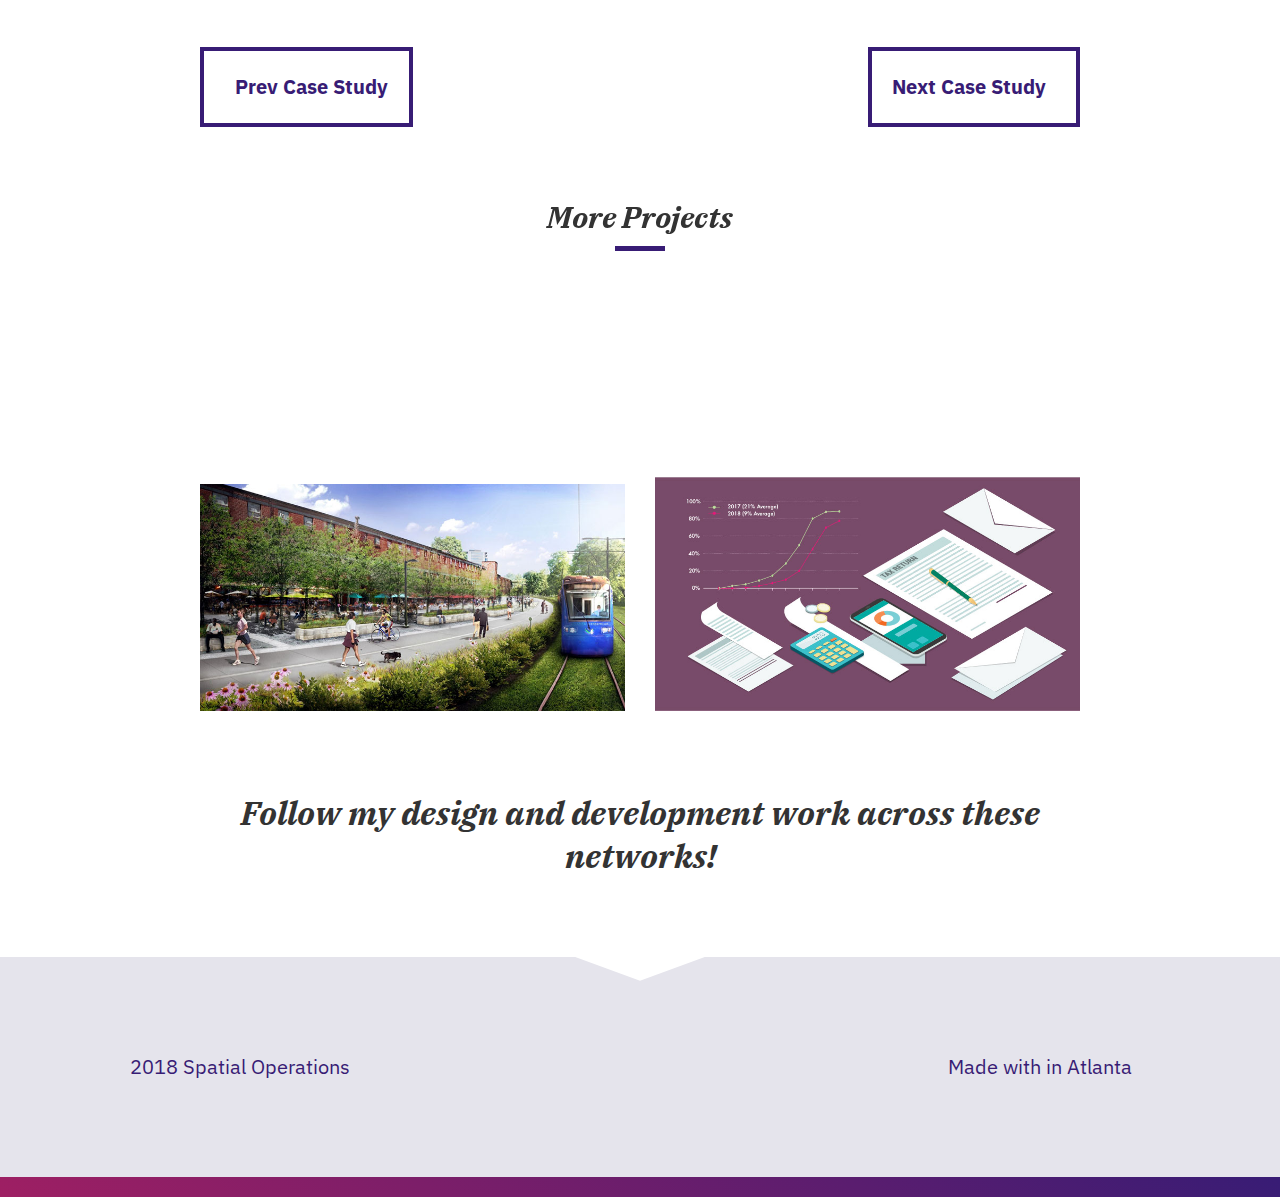
<file: case-two.html>
<!doctype HTML>

<html lang="en">

   <head>
      <meta charset="utf-8">
      <meta name="viewport" content="width=device-width, initial-scale=1, viewport-fit=cover">
      <meta name="description" content="Spatial Operations - Donorgraphics Case Study">
      <meta http-equiv="X-UA-Compatible" content="IE=edge">

      <title>Donorgraphics Case Study / Spatial Operations</title>

      <link rel="icon" type="image/png" href="#">
      <link rel="stylesheet" href="https://fonts.googleapis.com/css?family=IBM+Plex+Mono:400,400i|IBM+Plex+Sans+Condensed:400,400i|IBM+Plex+Sans:100,100i,400,400i,600,600i,700,700i|IBM+Plex+Serif:200,200i,400,400i,700,700i|Gloria+Hallelujah">             
      <link rel="stylesheet" href="https://use.fontawesome.com/releases/v5.1.0/css/all.css" integrity="sha384-lKuwvrZot6UHsBSfcMvOkWwlCMgc0TaWr+30HWe3a4ltaBwTZhyTEggF5tJv8tbt" crossorigin="anonymous">

      <link rel="stylesheet" type="text/css" href="css/style.css">
      <link rel="stylesheet" type="text/css" href="css/devices.css">
   </head>
   
   <body>



      <a href="#content" class="skip-link" tabindex="1">Skip to Content</a>



      <header id="header">

         <a class="logo-link" href="index.html"><img class="nav-logo" src="img/so-logo-icon.svg" alt="Spatial operations logo"/></a>
         <input type="checkbox" class="nav-toggle" id="nav-toggle">
         <label class="hamburger hamburger--spin nav-toggle-label" for="nav-toggle" aria-label="Menu" aria-controls="navigation" aria-expanded="true/false">
            <span class="hamburger-box">
               <span class="hamburger-inner"></span>
            </span>
         </label>    


         <nav id="navbar">

            <ul class="nav__container">
               <li class="list-item"><a href="resume.html" class="nav-link" data="01">Resume / CV</a></li>
               <li class="list-item"><a href="services.html" class="nav-link" data="02">Services</a></li>
               <li class="list-item" data-tool-tip="Social accounts to come" data-position="top"><a class="nav-link" data="03">Work</a></li>
               <li class="list-item"><a href="resources.html" class="nav-link" data="04">Resources</a></li>
            </ul>

            <hr class="hr-menu"/>

            <h6>For new projects, collaboration inquiries, or if you just want to say hello, reach out to me below.</h6>

            <a class="button" href="mailto:manudan711@gmail.com" aria-label="Contact now button via email">Contact Now</a>

            <ul class="nav__social">
               <li>
                  <a href="mailto:daniel@spatialoperations.com" aria-label="Send email"><i class="far fa-envelope"></i></a>
               </li>             
               <li>
                  <a href="https://www.facebook.com/spatialoperations" aria-label="Link to facebook page"><i class="fab fa-facebook-f"></i></a>
               </li>
               <li>
                  <a href="https://www.instagram.com/spatialoperations" aria-label="Link to instagram page"><i class="fab fa-instagram"></i></a>
               </li>
               <!--<li>
                  <a href="https://www.twitter.com" data-tool-tip="Social accounts to come" data-position="top"><i class="fab fa-twitter"></i></a>
               </li>-->
               <li>
                  <a href="https://www.dribbble.com" aria-label="Link to dribble page" data-tool-tip="Social accounts to come" data-position="top"><i class="fab fa-dribbble"></i></a>
               </li>
               <li>
                  <a href="https://www.behance.net" aria-label="Link to behance page" data-tool-tip="Social accounts to come" data-position="top"><i class="fab fa-behance"></i></a>
               </li>
               <li>
                  <a href="https://www.github.com" aria-label="Link to github page" data-tool-tip="Social accounts to come" data-position="top"><i class="fab fa-github"></i></a>
               </li>
               <li>
                  <a href="https://www.linkedin.com/in/sniderde/" aria-label="Link to LinkedIn page"><i class="fab fa-linkedin"></i></a>
               </li>
            </ul>

         </nav>

      </header>

  

      <section class="hero" id="caseCover2" aria-label="Abstract vector artwork background for Donorgraphics case study">
         <div class="hero-transition">
            <div class="hero-transition-img" id="caseTransition2"></div>
         </div>
         <div class="hero__cases-container container__no-mockup">
            <div class="hero__cases-headings headings__center">
               <h1 class="hero__cases-title">Donorgraphics</h1>
               <h3 class="hero__cases-subtitle">Infographic Composition</h3>
            </div>
            <div class="hero__cases-mockup">
            </div>
         </div>
      </section>


      <section class="flex__container-slim" id="intro">
         <div class="site__description">

            <h4>
               Starting in 2010, a leader in nonprofit fundraising called Grizzard Communications Group began an annual series named Donorgraphics to communicate to the philanthropic world how donors change their behavior year over year. In 2015, I selected by the agency to be its main designer for the series, delivering three years of content that distills data pages of data and copy into a visual narrative that one could follow.  After its merger with Russ Reid, the new agency One & All continued this practice.  I produced each one from 2015 through 2017.
            </h4>

         </div>
      </section>   


      
      <main class="content">


         <article class="grid__cases" id="article-one">


            <section class="cases__item">

               <div class="cases__context-left">
                  <h3 class="cases__heading">Services</h3>
                  <p class="card__icons"><i class="far fa-newspaper" aria-label="visual design icon"></i>&nbsp;&nbsp;&nbsp;&nbsp;Visual Design</p>
                  <p class="card__icons"><i class="fas fa-chart-bar" aria-label="infographic icon"></i>&nbsp;&nbsp;&nbsp;&nbsp;Data Visualization</p>
                  <p class="cases__description"></p>
               </div>

               <div class="cases__context-left">
                  <h3 class="cases__heading">Design & Dev Tools</h3>
                  <div class="cases__tools">
                     <div class="cases__tools-tag">Illustrator</div>
                     <div class="cases__tools-tag">Photoshop</div>
                  </div>
                  <p class="cases__description"></p>
               </div>

               <div class="cases__context-left">
                  <h3 class="cases__heading">Scope</h3>
                  <p class="cases__description">For each Donorgraphics edition, I was given a four (4) page Word document containing the copy and donor data.  The creative briefs included:</p>
                  <ul class="cases__scope-initial">
                     <li class="cases__scope-item">RGB format / sized for Donorgraphics website</li>
                     <li class="cases__scope-item">Theme each annual edition based on trending data</li>
                     <li class="cases__scope-item">Graphically communicate the data using an appropriate chart</li>
                     <li class="cases__scope-item">Design section transitions to the overall narrative</li>
                     <li class="cases__scope-item">Avoid images and stick to vector art</li>
                  </ul>
                  <p class="cases__description"></p>
               </div>

               <div class="cases__context-left">
                  <h3 class="cases__heading">Solution & Results</h3>
                  <p class="cases__description">2015 marked noticeable trends with device adoption and how donors chose to give based on the devices they own.   The following year, generational shifts in donor behavior and the adoption of new giving platforms resulted in a significant trend that became a major highlight in the 2016 edition of Donorgraphics.  Following changes in Washington, new trends in 2017 emerged as post-election responses by younger generations led to larger donations in support of at-risk institutions and liberties.</p>
               </div>

            </section>

         </article> 



         <article class="grid__gallery" id="article-two">

            <div class="image__item image__item-full-y donorgraphics">
            </div>

            <div class="image__item image__item-full-x donorgraphics">
            </div>

            <div class="image__item donorgraphics">
            </div>

            <div class="image__item image__item-medium donorgraphics">
            </div>

            <div class="image__item image__item-full donorgraphics">
            </div>

            <div class="image__item image__item-large donorgraphics">
            </div>

         </article>


         <div class="grid__skip">

            <a class="skip__item skip__prev" href="case-one.html" aria-label="Link to the pillyr foundation case study page">
               <div class="skip__overlay">
                  <h3 class="skip__heading"><i class="fas fa-angle-double-left"></i>Prev Case Study</h3>
               </div>
            </a>

            <a class="skip__item skip__next" href="case-three.html" aria-label="Link to olivecrest case study page">            
               <div class="skip__overlay">
                  <h3 class="skip__heading">Next Case Study<i class="fas fa-angle-double-right"></i></h3>
               </div>
            </a>

         </div>
   

         <div class="article__heading">
            <h3>
            More Projects
            </h3>
         </div>


         <article class="grid__showcase" id="article-three">

            <section class="showcase__item card__container">
               <img class="card__img img-right" src="img/more-projects/allenenorth.jpg" alt="Beltline Rail Now promo image"/>
               <div class="card__overlay">
                  <h3 class="card__heading">Beltline Rail Now</h3>
                  <p class="card__icons"><i class="fas fa-pencil-alt" aria-label="graphic design icon"></i></p>
                  <p class="card__description">This Atlanta-based transit advocacy group aims to shape the narrative of investment priorities towards a generational project that could impact millions and ease regional traffic congestion.</p>
                  <a class="card__button" href="#" target="_blank" aria-label="Beltline Rail Now - Learn more button">Learn More</a>
               </div>
            </section>

            <section class="showcase__item card__container">
               <img class="card__img img-center" src="img/more-projects/taxlaw.jpg" alt="Tax law vector image showing calculator and tax prep items"/>
               <div class="card__overlay">
                  <h3 class="card__heading">One &amp; All Tax Infographic</h3>
                  <p class="card__icons"><i class="fas fa-pencil-alt" aria-label="graphic design icon"></i></p>
                  <p class="card__description">This project was created to inform One &amp; All clients how to understand new tax law changes that were passed by Congress to take effect the following year.</p>
                  <a class="card__button" href="#" target="_blank" aria-label="One &amp; all tax infographic - Learn more button">Learn More</a>
               </div>
            </section>

         </article>




         <article class="flex__container">
            <section class="social__cta">

               <h4>
                  Follow my design and development work across these networks!
               </h4>

            </section>
         </article>

      </main>


      
      <footer id="footer">

         <div class="footer__section-top">
            <ul class="footer__sig">
               <li><span>2018 <i class="far fa-copyright" aria-label="Copyright icon"></i> Spatial Operations</span>
            </ul> 
            <ul class="footer__social">
               <li>
                  <a href="mailto:daniel@spatialoperations.com"><i class="far fa-envelope" aria-label="Send email"></i></a>
               </li>             
               <li>
                  <a href="https://www.facebook.com/spatialoperations"><i class="fab fa-facebook-f" aria-label="Link to facebook page"></i></a>
               </li>
               <li>
                  <a href="https://www.instagram.com/spatialoperations"><i class="fab fa-instagram" aria-label="Link to instagram page"></i></a>
               </li>
               <!--<li>
                  <a href="https://www.twitter.com" data-tool-tip="Social accounts to come" data-position="top"><i class="fab fa-twitter" aria-label="Link to twitter page"></i></a>
               </li>-->
               <li>
                  <a href="https://www.dribbble.com" data-tool-tip="Social accounts to come" data-position="top"><i class="fab fa-dribbble" aria-label="Link to dribble page"></i></a>
               </li>
               <li>
                  <a href="https://www.behance.net" data-tool-tip="Social accounts to come" data-position="top"><i class="fab fa-behance" aria-label="Link to behance page"></i></a>
               </li>
               <li>
                  <a href="https://www.github.com" data-tool-tip="Social accounts to come" data-position="top"><i class="fab fa-github" aria-label="Link to github page"></i></a>
               </li>
               <li>
                  <a href="https://www.linkedin.com/in/sniderde/"><i class="fab fa-linkedin" aria-label="Link to linkedin page"></i></a>
               </li>
            </ul>
            <ul class="footer__love">
               <li>Made with <i class="fas fa-heart" aria-label="Heart icon"></i> in Atlanta</li>
            </ul>           
         </div>

         <div class="footer__section-bottom">
            <ul class="footer__tools">
<!--                <li class="weather__location">
                  <a href="#" id="loc-atlanta" data-tool-tip="Data to come from API" data-position="top">Atlanta</a>
                  <div>
                     <p><i class="far fa-sun" aria-label="Sun icon"></i></p>
                     <p>&nbsp;87&#176;</p>
                  </div>
               </li>
               <li class="weather__location">
                  <a href="#" id="loc-austin" data-tool-tip="Data to come from API" data-position="top">Austin</a>
                  <div>
                     <p><i class="far fa-sun" aria-label="Sun icon"></i></p>
                     <p>&nbsp;95&#176;</p>
                  </div>
               </li>
               <li class="weather__location">
                  <a href="#" id="loc-boston" data-tool-tip="Data to come from API" data-position="top">Boston</a>
                  <div>
                     <p><i class="far fa-sun" aria-label="Sun icon"></i></p>
                     <p>&nbsp;82&#176;</p>
                  </div>
               </li>
               <li class="weather__location">
                  <a href="#" id="loc-toronto" ddata-tool-tip="Data to come from API" data-position="top">Toronto</a>
                  <div>
                     <p><i class="far fa-sun" aria-label="Sun icon"></i></p>
                     <p>&nbsp;81&#176;</p>
                  </div>
               </li>
               <li class="weather__location">
                  <a href="#" id="loc-barcelona" data-tool-tip="Data to come from API" data-position="top">Barcelona</a>
                  <div>
                     <p><i class="far fa-sun" aria-label="Sun icon"></i></p>
                     <p>&nbsp;86&#176;</p>
                  </div>
               </li>
               <li class="weather__location">
                  <a href="#" id="loc-cincinnati" data-tool-tip="Data to come from API" data-position="top">Cincinnati</a>
                  <div>
                     <p><i class="far fa-sun" aria-label="Sun icon"></i></p>
                     <p>&nbsp;83&#176;</p>
                  </div>
               </li> -->
            </ul>
         </div>         
      </footer>         



      <script src="js/script.js"></script>

   </body>

</html>
</file>
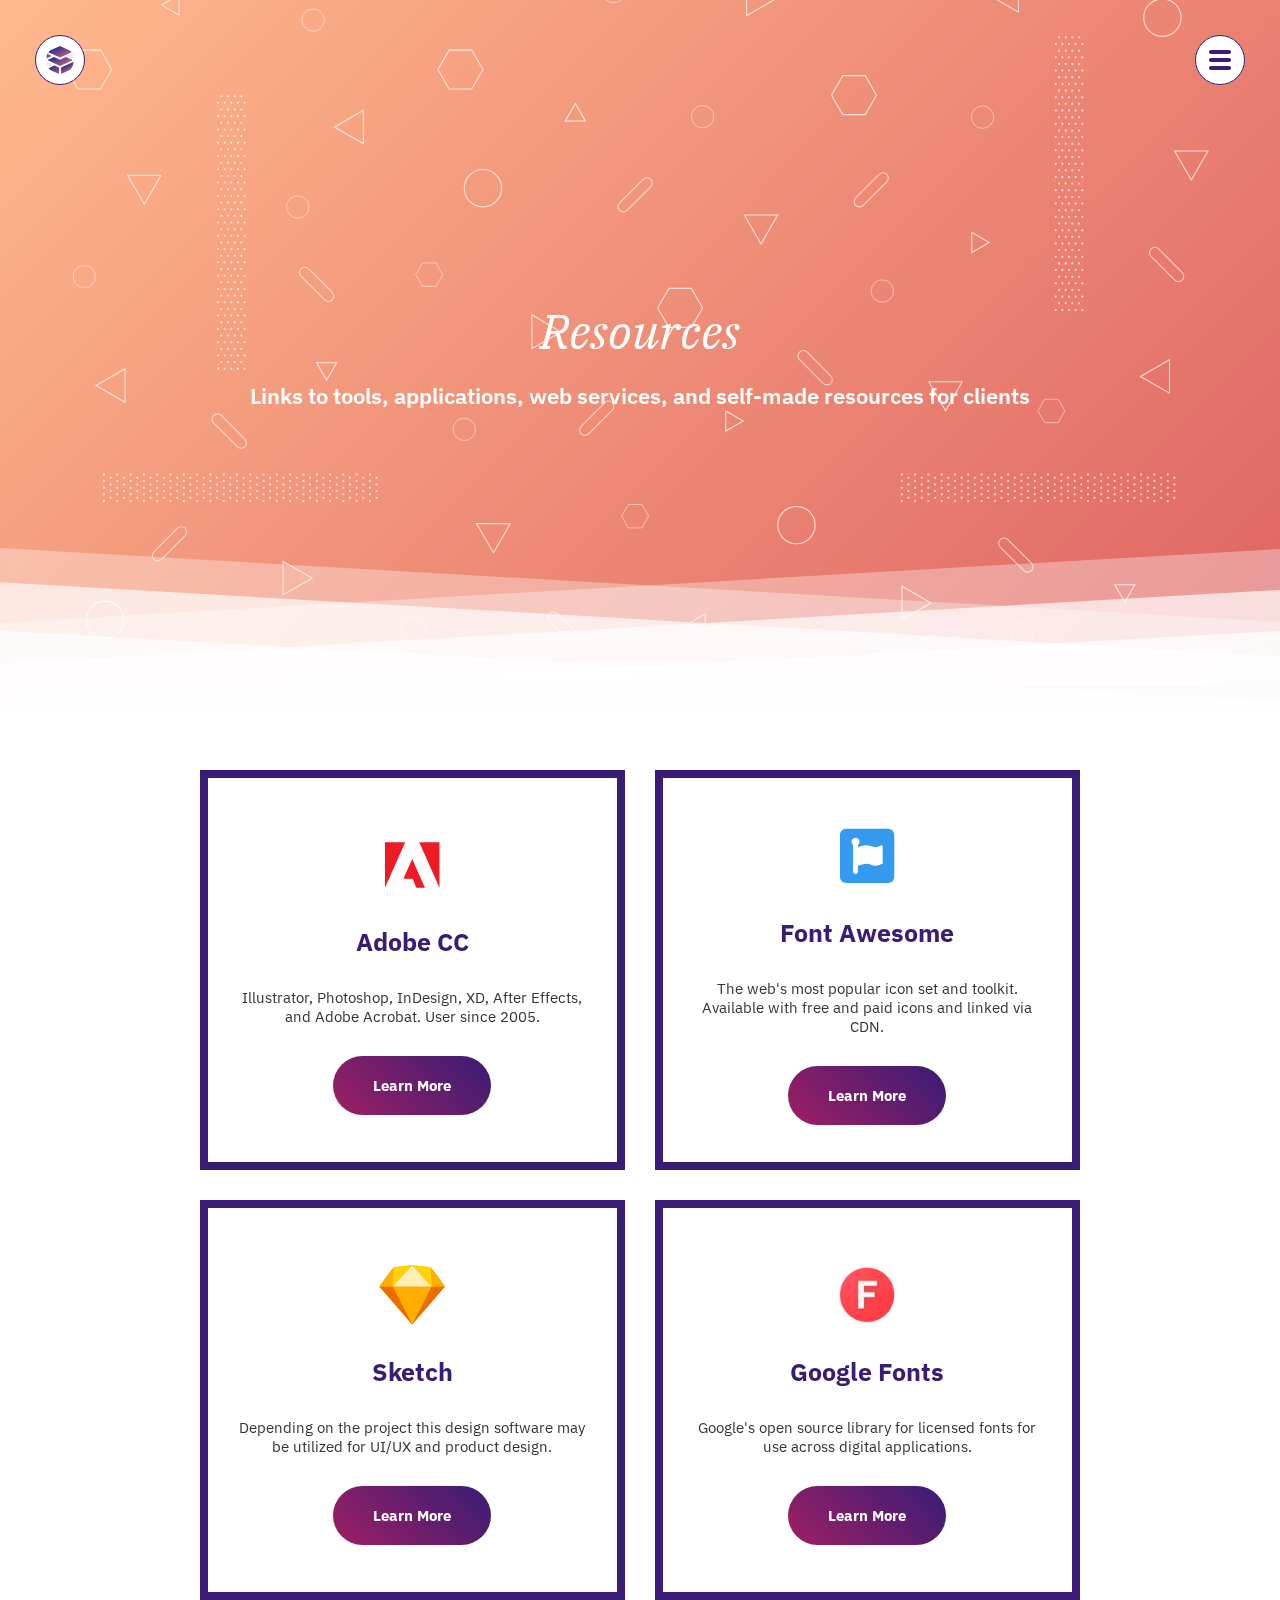
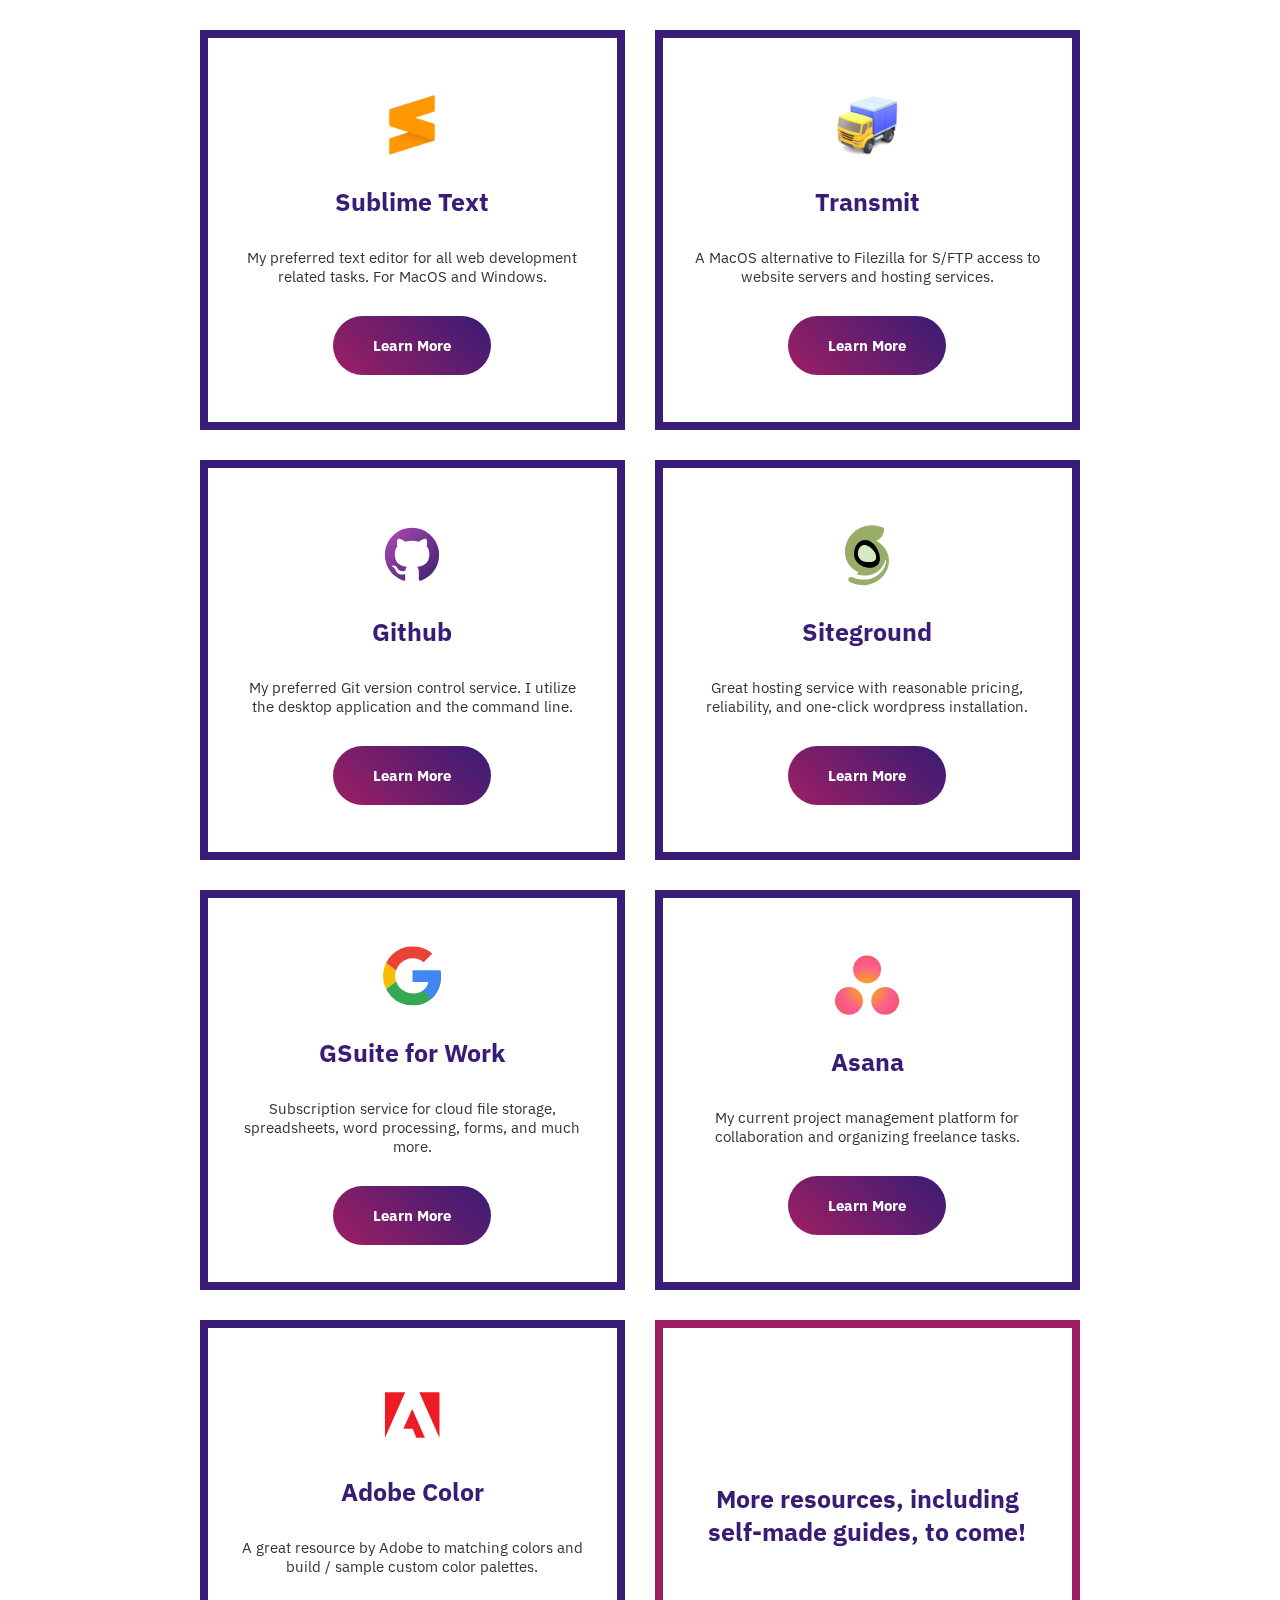
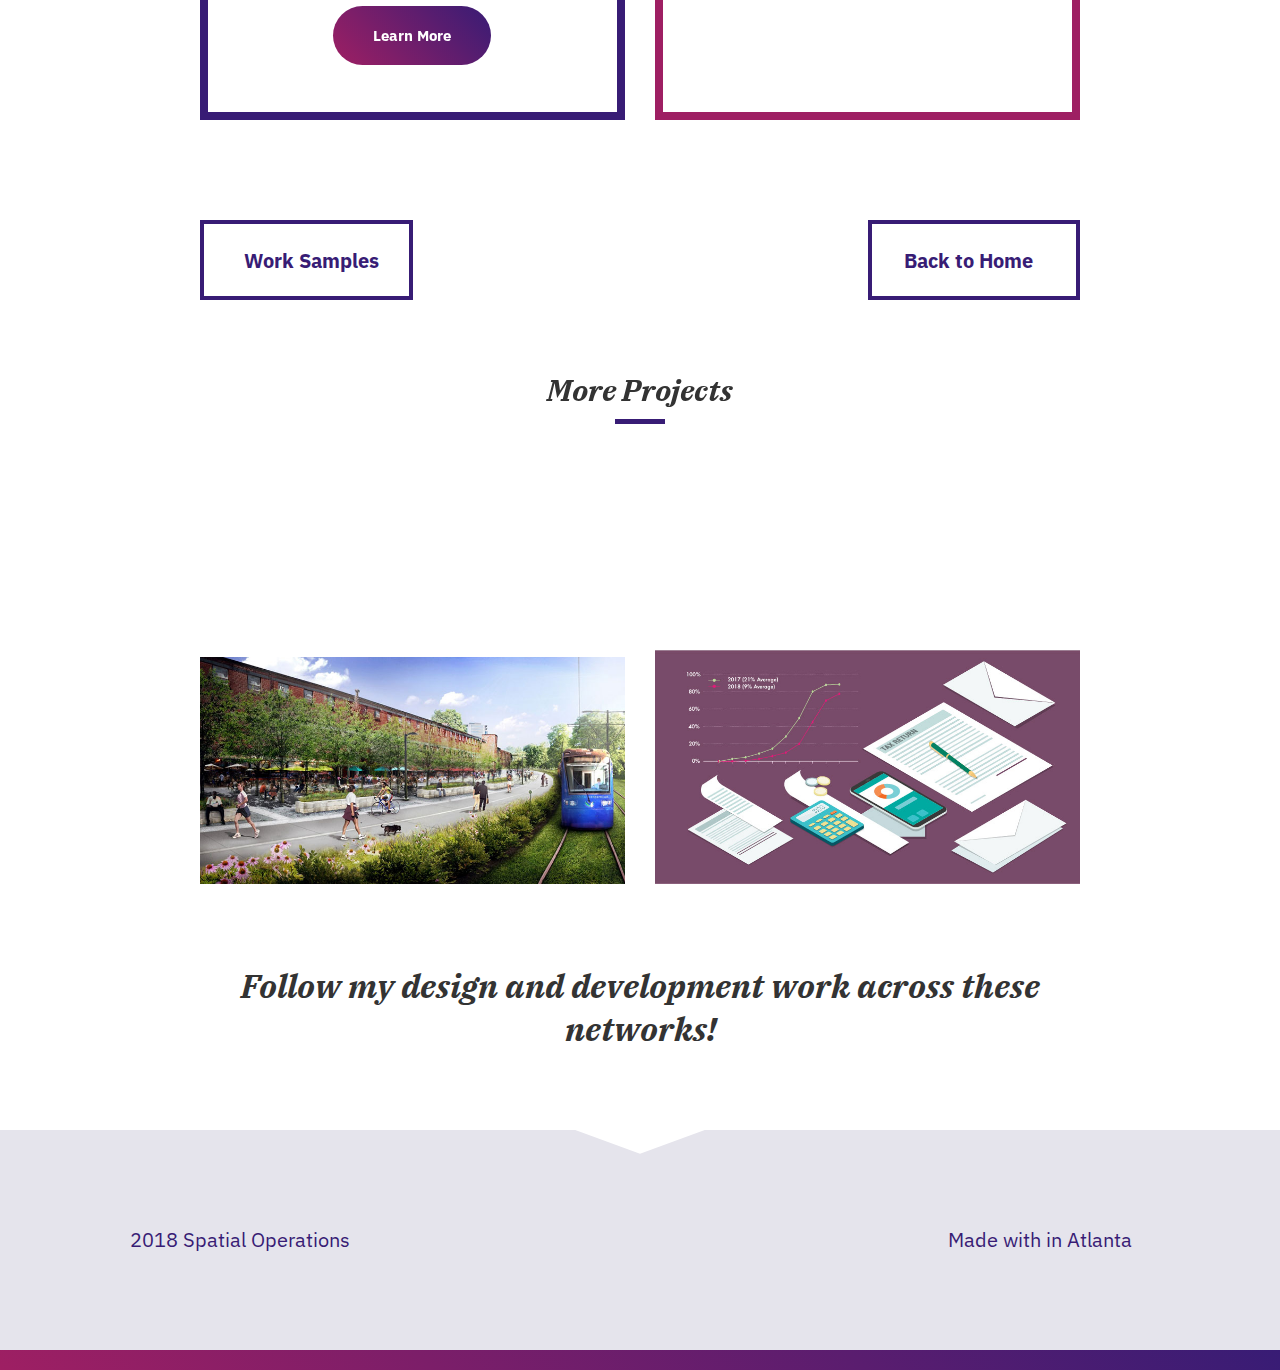
<file: resources.html>
<!doctype HTML>

<html lang="en">

   <head>
      <meta charset="utf-8">
      <meta name="viewport" content="width=device-width, initial-scale=1, viewport-fit=cover">
      <meta name="description" content="Spatial Operations - Resources">
      <meta http-equiv="X-UA-Compatible" content="IE=edge">

      <title>Resources / Spatial Operations</title>

      <link rel="icon" type="image/png" href="#">
      <link rel="stylesheet" href="https://fonts.googleapis.com/css?family=IBM+Plex+Mono:400,400i|IBM+Plex+Sans+Condensed:400,400i|IBM+Plex+Sans:100,100i,400,400i,600,600i,700,700i|IBM+Plex+Serif:200,200i,400,400i,700,700i|Gloria+Hallelujah">             
      <link rel="stylesheet" href="https://use.fontawesome.com/releases/v5.1.0/css/all.css" integrity="sha384-lKuwvrZot6UHsBSfcMvOkWwlCMgc0TaWr+30HWe3a4ltaBwTZhyTEggF5tJv8tbt" crossorigin="anonymous">

      <link rel="stylesheet" type="text/css" href="css/style.css">
      <link rel="stylesheet" type="text/css" href="css/devices.css">
   </head>
   
   <body>



      <a href="#content" class="skip-link" tabindex="1">Skip to Content</a>



      <header id="header">

         <a class="logo-link" href="index.html"><img class="nav-logo" src="img/so-logo-icon.svg" alt="Spatial operations logo"/></a>
         <input type="checkbox" class="nav-toggle" id="nav-toggle">
         <label class="hamburger hamburger--spin nav-toggle-label" for="nav-toggle" aria-label="Menu" aria-controls="navigation" aria-expanded="true/false">
            <span class="hamburger-box">
               <span class="hamburger-inner"></span>
            </span>
         </label>    


         <nav id="navbar">

            <ul class="nav__container">
               <li class="list-item"><a href="resume.html" class="nav-link" data="01">Resume / CV</a></li>
               <li class="list-item"><a href="services.html" class="nav-link" data="02">Services</a></li>
               <li class="list-item" data-tool-tip="Social accounts to come" data-position="top"><a class="nav-link" data="03">Work</a></li>
               <li class="list-item"><a href="resources.html" class="nav-link" data="04">Resources</a></li>
            </ul>

            <hr class="hr-menu"/>

            <h6>For new projects, collaboration inquiries, or if you just want to say hello, reach out to me below.</h6>

            <a class="button" href="mailto:manudan711@gmail.com" aria-label="Contact now button via email">Contact Now</a>

            <ul class="nav__social">
               <li>
                  <a href="mailto:daniel@spatialoperations.com" aria-label="Send email"><i class="far fa-envelope"></i></a>
               </li>             
               <li>
                  <a href="https://www.facebook.com/spatialoperations" aria-label="Link to facebook page"><i class="fab fa-facebook-f"></i></a>
               </li>
               <li>
                  <a href="https://www.instagram.com/spatialoperations" aria-label="Link to instagram page"><i class="fab fa-instagram"></i></a>
               </li>
               <!--<li>
                  <a href="https://www.twitter.com" data-tool-tip="Social accounts to come" data-position="top"><i class="fab fa-twitter"></i></a>
               </li>-->
               <li>
                  <a href="https://www.dribbble.com" aria-label="Link to dribble page" data-tool-tip="Social accounts to come" data-position="top"><i class="fab fa-dribbble"></i></a>
               </li>
               <li>
                  <a href="https://www.behance.net" aria-label="Link to behance page" data-tool-tip="Social accounts to come" data-position="top"><i class="fab fa-behance"></i></a>
               </li>
               <li>
                  <a href="https://www.github.com" aria-label="Link to github page" data-tool-tip="Social accounts to come" data-position="top"><i class="fab fa-github"></i></a>
               </li>
               <li>
                  <a href="https://www.linkedin.com/in/sniderde/" aria-label="Link to LinkedIn page"><i class="fab fa-linkedin"></i></a>
               </li>
            </ul>

         </nav>

      </header>

  

      <section class="hero" id="resourcesCover" aria-label="Abstract vector artwork background">
         <div class="hero-transition">
<!--             <div class="hero-transition-img" id="resourcesTransition"></div>
 -->         </div>
         <div class="hero__cases-container container__no-mockup">
            <div class="hero__cases-headings headings__center">
               <h1 class="hero__cases-title">Resources</h1>
               <h3 class="hero__cases-subtitle">Links to tools, applications, web services, and self-made resources for clients</h3>
            </div>
         </div>
      </section>


      
      <main class="content">


         <article class="grid__showcase showcase__resources" id="article-one">

            <section class="card__container-more">
               <div class="more__resources">
                  <img class="resources__icon" src="img/resources/icons/adobe.svg" alt="Adobe CC icon"></i>
                  <h3 class="card__heading">Adobe CC</h3>
                  <p class="card__description">Illustrator, Photoshop, InDesign, XD, After Effects, and Adobe Acrobat. User since 2005.</p>
                  <a class="card__button" target="_blank" href="https://www.adobe.com/creativecloud.html" aria-label="Adobe Creative Cloud — Learn more button">Learn More</a>
               </div>
            </section>

            <section class="card__container-more">
               <div class="more__resources">
                  <img class="resources__icon" src="img/resources/icons/fontawesome.svg" alt="Font awesome icon"></i>
                  <h4 class="card__heading">Font Awesome</h4>
                  <p class="card__description">The web's most popular icon set and toolkit. Available with free and paid icons and linked via CDN.</p>
                  <a class="card__button" target="_blank" href="https://fontawesome.com/" aria-label="Font awesome — Learn more button">Learn More</a>
               </div>
            </section>

            <section class="card__container-more">
               <div class="more__resources">
                  <img class="resources__icon" src="img/resources/icons/sketch.svg" alt="Sketch icon"></i>
                  <h4 class="card__heading">Sketch</h4>
                  <p class="card__description">Depending on the project this design software may be utilized for UI/UX and product design.</p>
                  <a class="card__button" target="_blank" href="https://www.sketchapp.com" aria-label="Sketch — Learn more button">Learn More</a>
               </div>
            </section>

            <section class="card__container-more">
               <div class="more__resources">
                  <img class="resources__icon" src="img/resources/icons/gfonts.png" alt="Google fonts icon"></i>
                  <h4 class="card__heading">Google Fonts</h4>
                  <p class="card__description">Google's open source library for licensed fonts for use across digital applications.</p>
                  <a class="card__button" target="_blank" href="https://fonts.google.com" aria-label="Google fonts — Learn more button">Learn More</a>
               </div>
            </section>

            <section class="card__container-more">
               <div class="more__resources">
                  <img class="resources__icon" src="img/resources/icons/sublime.png" alt="Sublime icon"></i>
                  <h3 class="card__heading">Sublime Text</h3>
                  <p class="card__description">My preferred text editor for all web development related tasks. For MacOS and Windows.</p>
                  <a class="card__button" target="_blank" href="https://www.sublimetext.com" aria-label="Sublime Text — Learn more button">Learn More</a>
               </div>
            </section>
            
            <section class="card__container-more">
               <div class="more__resources">
                  <img class="resources__icon" src="img/resources/icons/transmit.png" alt="transmit icon"></i>
                  <h3 class="card__heading">Transmit</h3>
                  <p class="card__description">A MacOS alternative to Filezilla for S/FTP access to website servers and hosting services.</p>
                  <a class="card__button" target="_blank" href="https://panic.com/transmit" aria-label="Transmit — Learn more button">Learn More</a>
               </div>
            </section>
            
            <section class="card__container-more">
               <div class="more__resources">
                  <img class="resources__icon" src="img/resources/icons/github.svg" alt="Github icon"></i>
                  <h3 class="card__heading">Github</h3>
                  <p class="card__description">My preferred Git version control service.  I utilize the desktop application and the command line.</p>
                  <a class="card__button" target="_blank" href="https://desktop.github.com" aria-label="Github — Learn more button">Learn More</a>
               </div>
            </section>

            <section class="card__container-more">
               <div class="more__resources">
                  <img class="resources__icon" src="img/resources/icons/siteground.svg" alt="Siteground icon"></i>
                  <h4 class="card__heading">Siteground</h4>
                  <p class="card__description">Great hosting service with reasonable pricing, reliability, and one-click wordpress installation.</p>
                  <a class="card__button" target="_blank" href="https://www.siteground.com" aria-label="Siteground — Learn more button">Learn More</a>
               </div>
            </section>

            <section class="card__container-more">
               <div class="more__resources">
                  <img class="resources__icon" src="img/resources/icons/gsuite.svg" alt="GSuite icon"></i>
                  <h3 class="card__heading">GSuite for Work</h3>
                  <p class="card__description">Subscription service for cloud file storage, spreadsheets, word processing, forms, and much more.</p>
                  <a class="card__button" target="_blank" href="https://gsuite.google.com" aria-label="GSuite for Work — Learn more button">Learn More</a>
               </div>
            </section>

            <section class="card__container-more">
               <div class="more__resources">
                  <img class="resources__icon" src="img/resources/icons/asana.svg" alt="Asana icon"></i>
                  <h4 class="card__heading">Asana</h4>
                  <p class="card__description">My current project management platform for collaboration and organizing freelance tasks.</p>
                  <a class="card__button" target="_blank" href="https://asana.com" aria-label="Asana — Learn more button">Learn More</a>
               </div>
            </section>

            <section class="card__container-more">
               <div class="more__resources">
                  <img class="resources__icon" src="img/resources/icons/adobe.svg" alt="Adobe CC icon"></i>
                  <h4 class="card__heading">Adobe Color</h4>
                  <p class="card__description">A great resource by Adobe to matching colors and build / sample custom color palettes.</p>
                  <a class="card__button" target="_blank" href="https://color.adobe.com/create/color-wheel" aria-label="Adobe color — Learn more button">Learn More</a>
               </div>
            </section>

            <section class="card__container-more">
               <div class="more__resources">
                  <h4 class="card__heading">More resources, including self-made guides, to come!</h4>
               </div>
            </section>

         </article>




         <div class="grid__skip">

            <a class="skip__item skip__prev" href="work.html" aria-label="Link to work page">
               <div class="skip__overlay">
                  <h3 class="skip__heading"><i class="fas fa-angle-double-left"></i>Work Samples</h3>
               </div>
            </a>

            <a class="skip__item skip__next" href="index.html" aria-label="Link to home page">            
               <div class="skip__overlay">
                  <h3 class="skip__heading">Back to Home<i class="fas fa-angle-double-right"></i></h3>
               </div>
            </a>

         </div>
   

         <div class="article__heading">
            <h3>
            More Projects
            </h3>
         </div>



         <article class="grid__showcase" id="article-two">

            <section class="showcase__item card__container">
               <img class="card__img img-right" src="img/more-projects/allenenorth.jpg" alt="Beltline Rail Now promo image"/>
               <div class="card__overlay">
                  <h3 class="card__heading">Beltline Rail Now</h3>
                  <p class="card__icons"><i class="fas fa-pencil-alt" aria-label="graphic design icon"></i></p>
                  <p class="card__description">This Atlanta-based transit advocacy group aims to shape the narrative of investment priorities towards a generational project that could impact millions and ease regional traffic congestion.</p>
                  <a class="card__button" href="#" target="_blank" aria-label="Beltline Rail Now - Learn more button">Learn More</a>
               </div>
            </section>

            <section class="showcase__item card__container">
               <img class="card__img img-center" src="img/more-projects/taxlaw.jpg" alt="Tax law vector image showing calculator and tax prep items"/>
               <div class="card__overlay">
                  <h3 class="card__heading">One &amp; All Tax Infographic</h3>
                  <p class="card__icons"><i class="fas fa-pencil-alt" aria-label="graphic design icon"></i></p>
                  <p class="card__description">This project was created to inform One &amp; All clients how to understand new tax law changes that were passed by Congress to take effect the following year.</p>
                  <a class="card__button" href="#" target="_blank" aria-label="One &amp; all tax infographic - Learn more button">Learn More</a>
               </div>
            </section>

         </article>




         <article class="flex__container">
            <section class="social__cta">

               <h4>
                  Follow my design and development work across these networks!
               </h4>

            </section>
         </article>

      </main>


      
      <footer id="footer">

         <div class="footer__section-top">
            <ul class="footer__sig">
               <li><span>2018 <i class="far fa-copyright" aria-label="Copyright icon"></i> Spatial Operations</span>
            </ul> 
            <ul class="footer__social">
               <li>
                  <a href="mailto:daniel@spatialoperations.com"><i class="far fa-envelope" aria-label="Send email"></i></a>
               </li>             
               <li>
                  <a href="https://www.facebook.com/spatialoperations"><i class="fab fa-facebook-f" aria-label="Link to facebook page"></i></a>
               </li>
               <li>
                  <a href="https://www.instagram.com/spatialoperations"><i class="fab fa-instagram" aria-label="Link to instagram page"></i></a>
               </li>
               <!--<li>
                  <a href="https://www.twitter.com" data-tool-tip="Social accounts to come" data-position="top"><i class="fab fa-twitter" aria-label="Link to twitter page"></i></a>
               </li>-->
               <li>
                  <a href="https://www.dribbble.com" data-tool-tip="Social accounts to come" data-position="top"><i class="fab fa-dribbble" aria-label="Link to dribble page"></i></a>
               </li>
               <li>
                  <a href="https://www.behance.net" data-tool-tip="Social accounts to come" data-position="top"><i class="fab fa-behance" aria-label="Link to behance page"></i></a>
               </li>
               <li>
                  <a href="https://www.github.com" data-tool-tip="Social accounts to come" data-position="top"><i class="fab fa-github" aria-label="Link to github page"></i></a>
               </li>
               <li>
                  <a href="https://www.linkedin.com/in/sniderde/"><i class="fab fa-linkedin" aria-label="Link to linkedin page"></i></a>
               </li>
            </ul>
            <ul class="footer__love">
               <li>Made with <i class="fas fa-heart" aria-label="Heart icon"></i> in Atlanta</li>
            </ul>           
         </div>

         <div class="footer__section-bottom">
            <ul class="footer__tools">
<!--                <li class="weather__location">
                  <a href="#" id="loc-atlanta" data-tool-tip="Data to come from API" data-position="top">Atlanta</a>
                  <div>
                     <p><i class="far fa-sun" aria-label="Sun icon"></i></p>
                     <p>&nbsp;87&#176;</p>
                  </div>
               </li>
               <li class="weather__location">
                  <a href="#" id="loc-austin" data-tool-tip="Data to come from API" data-position="top">Austin</a>
                  <div>
                     <p><i class="far fa-sun" aria-label="Sun icon"></i></p>
                     <p>&nbsp;95&#176;</p>
                  </div>
               </li>
               <li class="weather__location">
                  <a href="#" id="loc-boston" data-tool-tip="Data to come from API" data-position="top">Boston</a>
                  <div>
                     <p><i class="far fa-sun" aria-label="Sun icon"></i></p>
                     <p>&nbsp;82&#176;</p>
                  </div>
               </li>
               <li class="weather__location">
                  <a href="#" id="loc-toronto" ddata-tool-tip="Data to come from API" data-position="top">Toronto</a>
                  <div>
                     <p><i class="far fa-sun" aria-label="Sun icon"></i></p>
                     <p>&nbsp;81&#176;</p>
                  </div>
               </li>
               <li class="weather__location">
                  <a href="#" id="loc-barcelona" data-tool-tip="Data to come from API" data-position="top">Barcelona</a>
                  <div>
                     <p><i class="far fa-sun" aria-label="Sun icon"></i></p>
                     <p>&nbsp;86&#176;</p>
                  </div>
               </li>
               <li class="weather__location">
                  <a href="#" id="loc-cincinnati" data-tool-tip="Data to come from API" data-position="top">Cincinnati</a>
                  <div>
                     <p><i class="far fa-sun" aria-label="Sun icon"></i></p>
                     <p>&nbsp;83&#176;</p>
                  </div>
               </li> -->
            </ul>
         </div>         
      </footer>



      <script src="js/script.js"></script>

   </body>

</html>
</file>
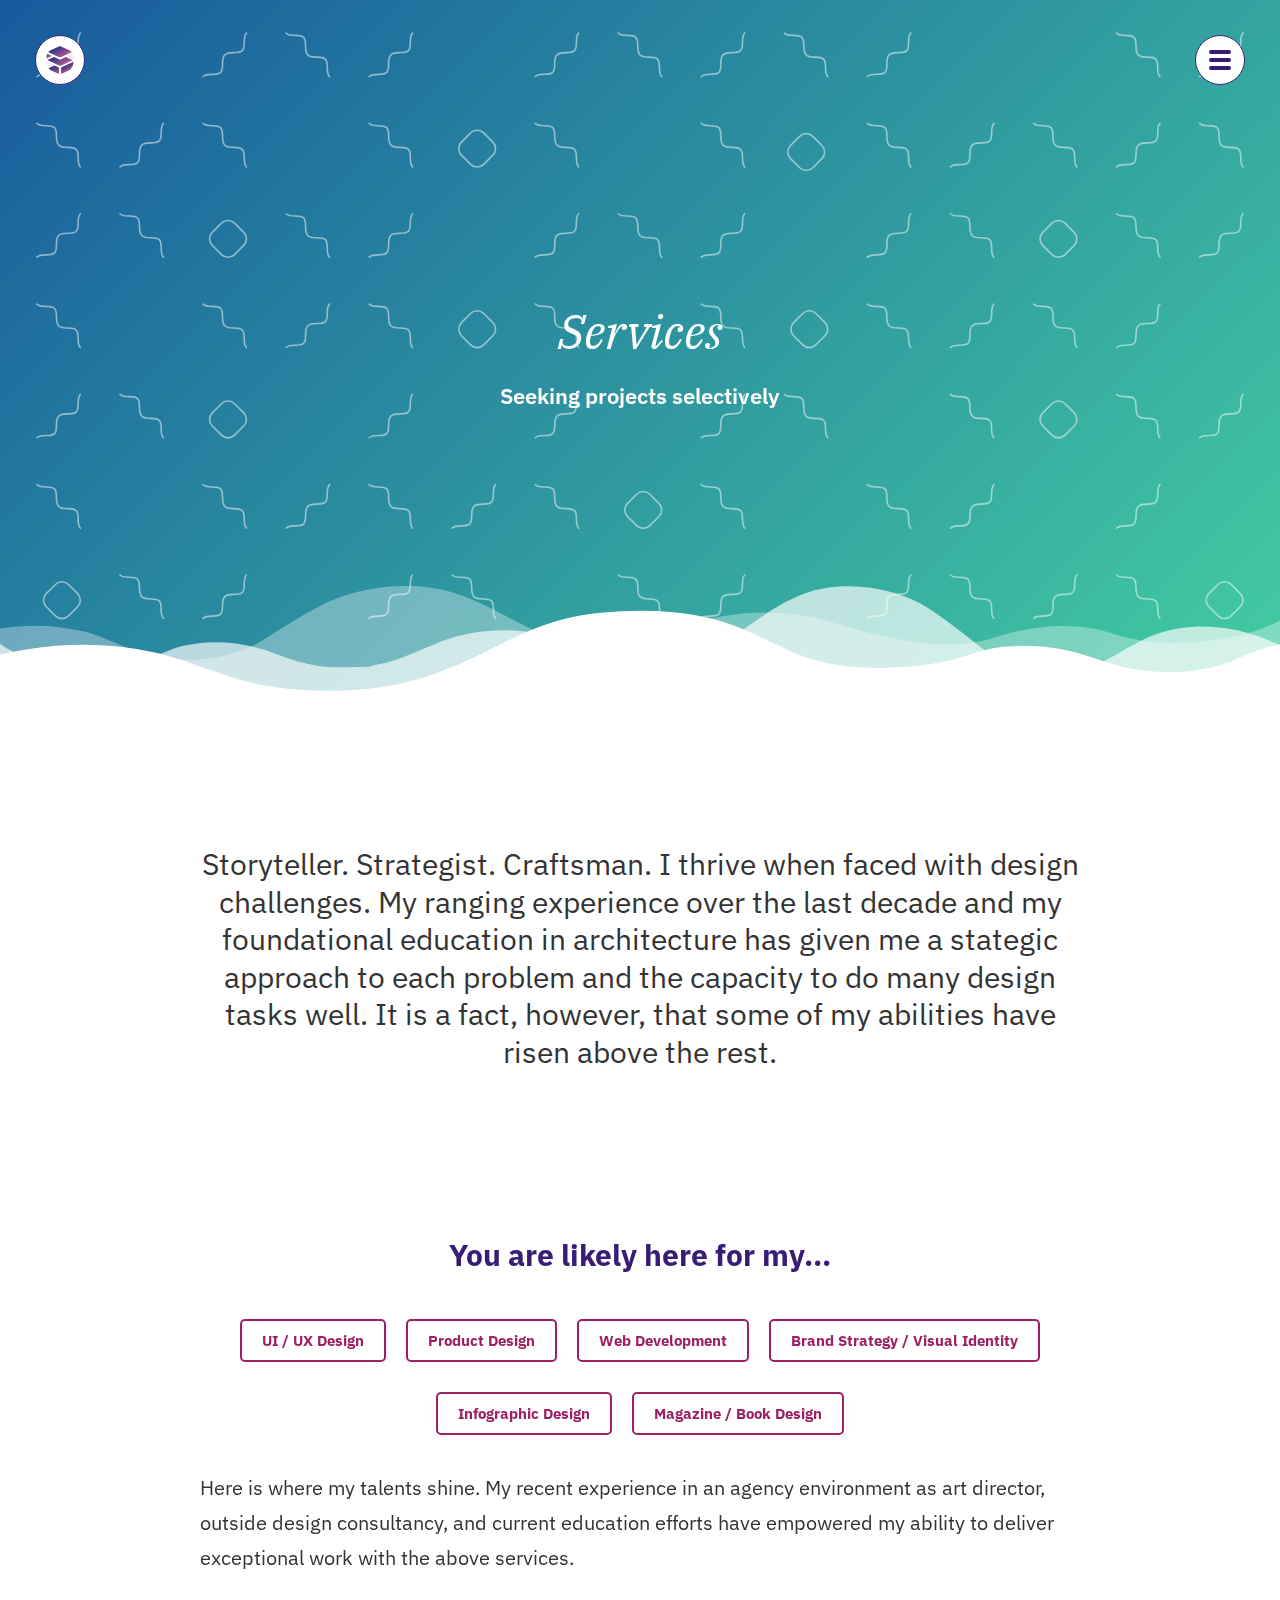
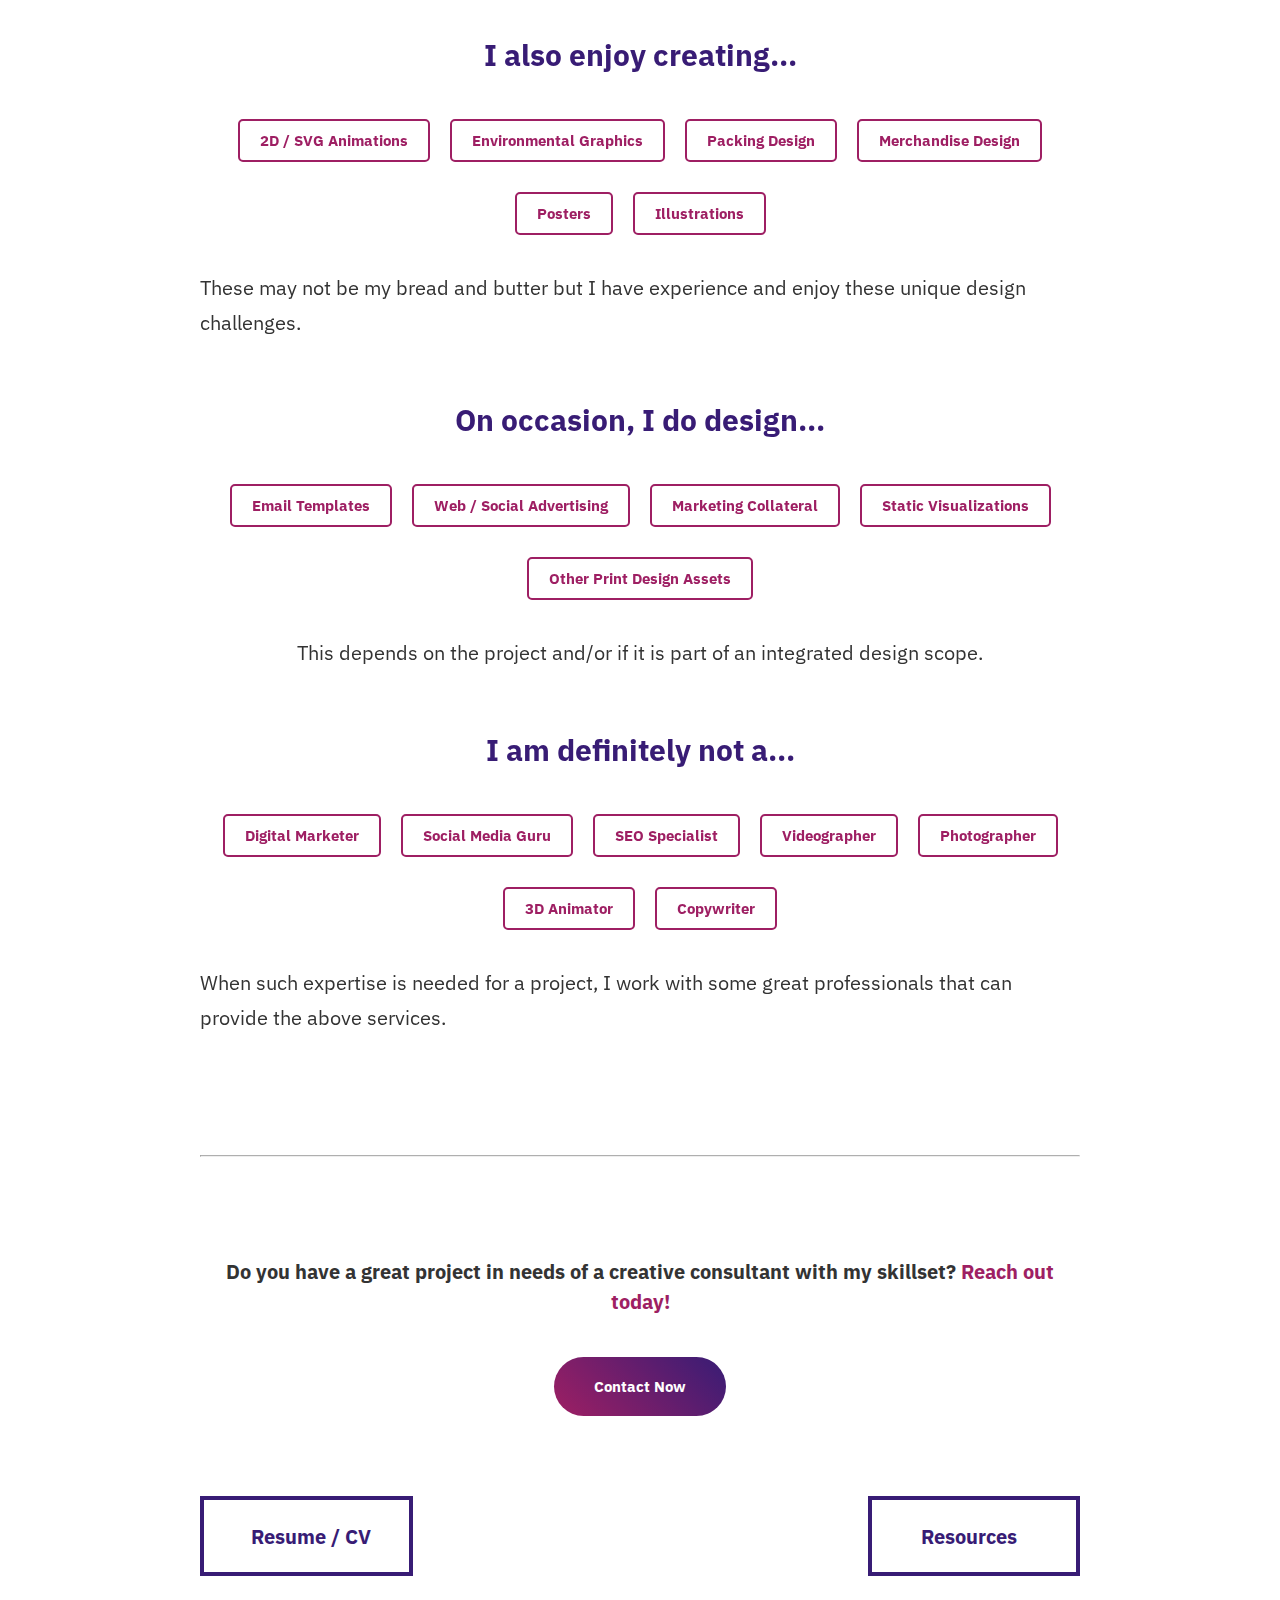
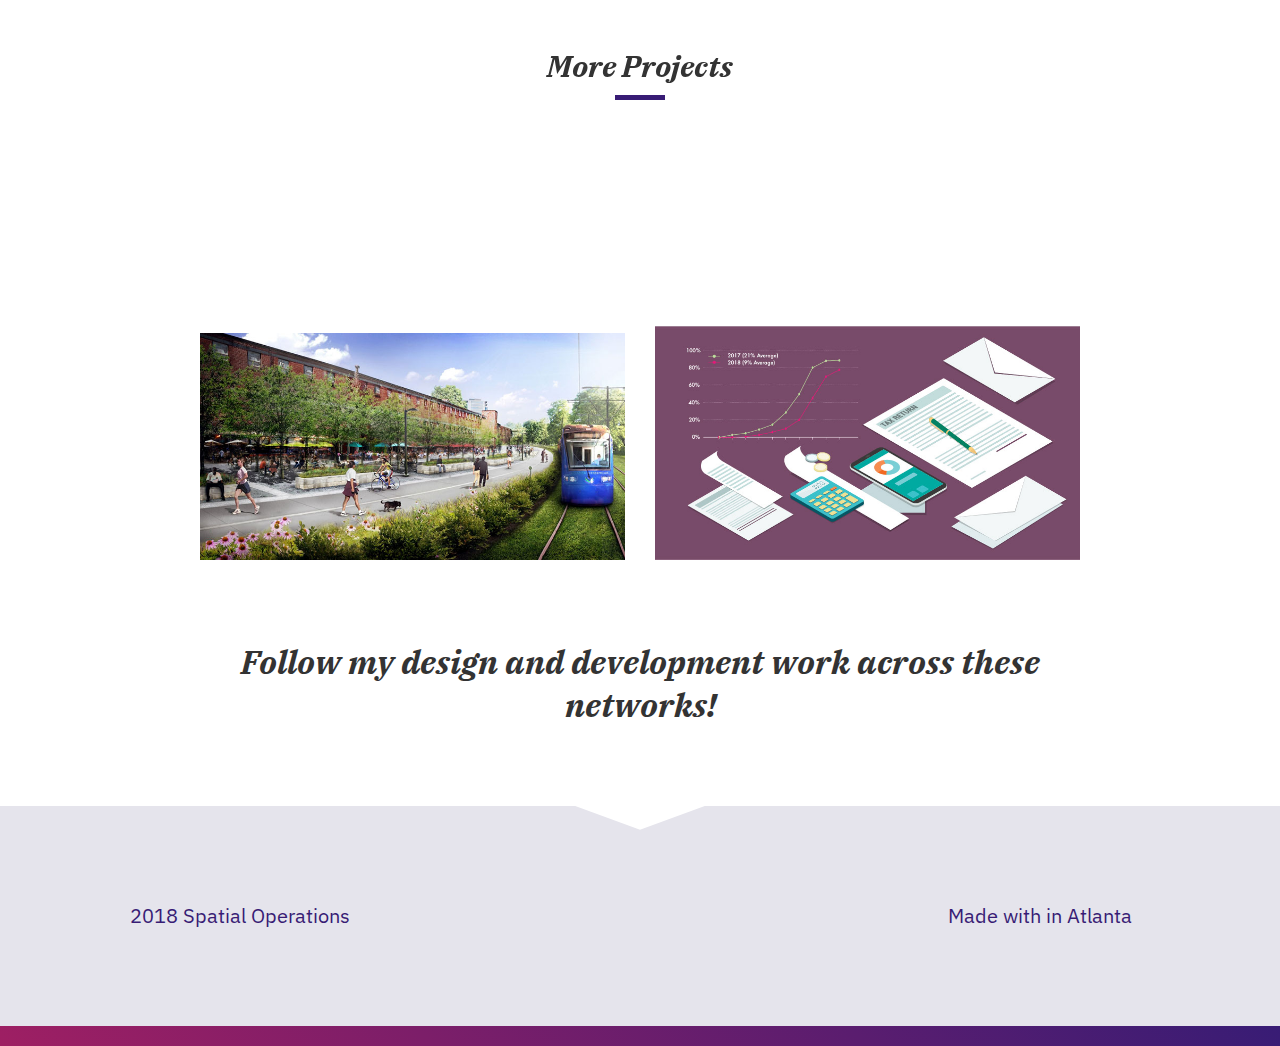
<file: services.html>
<!doctype HTML>

<html lang="en">

   <head>
      <meta charset="utf-8">
      <meta name="viewport" content="width=device-width, initial-scale=1, viewport-fit=cover">
      <meta name="description" content="Spatial Operations - Services">
      <meta http-equiv="X-UA-Compatible" content="IE=edge">

      <title>Services / Spatial Operations</title>

      <link rel="icon" type="image/png" href="#">
      <link rel="stylesheet" href="https://fonts.googleapis.com/css?family=IBM+Plex+Mono:400,400i|IBM+Plex+Sans+Condensed:400,400i|IBM+Plex+Sans:100,100i,400,400i,600,600i,700,700i|IBM+Plex+Serif:200,200i,400,400i,700,700i|Gloria+Hallelujah">             
      <link rel="stylesheet" href="https://use.fontawesome.com/releases/v5.1.0/css/all.css" integrity="sha384-lKuwvrZot6UHsBSfcMvOkWwlCMgc0TaWr+30HWe3a4ltaBwTZhyTEggF5tJv8tbt" crossorigin="anonymous">

      <link rel="stylesheet" type="text/css" href="css/style.css">
      <link rel="stylesheet" type="text/css" href="css/devices.css">
   </head>
   
   <body>



      <a href="#content" class="skip-link" tabindex="1">Skip to Content</a>



      <header id="header">

         <a class="logo-link" href="index.html"><img class="nav-logo" src="img/so-logo-icon.svg" alt="Spatial operations logo"/></a>
         <input type="checkbox" class="nav-toggle" id="nav-toggle">
         <label class="hamburger hamburger--spin nav-toggle-label" for="nav-toggle" aria-label="Menu" aria-controls="navigation" aria-expanded="true/false">
            <span class="hamburger-box">
               <span class="hamburger-inner"></span>
            </span>
         </label>    


         <nav id="navbar">

            <ul class="nav__container">
               <li class="list-item"><a href="resume.html" class="nav-link" data="01">Resume / CV</a></li>
               <li class="list-item"><a href="services.html" class="nav-link" data="02">Services</a></li>
               <li class="list-item" data-tool-tip="Social accounts to come" data-position="top"><a class="nav-link" data="03">Work</a></li>
               <li class="list-item"><a href="resources.html" class="nav-link" data="04">Resources</a></li>
            </ul>

            <hr class="hr-menu"/>

            <h6>For new projects, collaboration inquiries, or if you just want to say hello, reach out to me below.</h6>

            <a class="button" href="mailto:manudan711@gmail.com" aria-label="Contact now button via email">Contact Now</a>

            <ul class="nav__social">
               <li>
                  <a href="mailto:daniel@spatialoperations.com" aria-label="Send email"><i class="far fa-envelope"></i></a>
               </li>             
               <li>
                  <a href="https://www.facebook.com/spatialoperations" aria-label="Link to facebook page"><i class="fab fa-facebook-f"></i></a>
               </li>
               <li>
                  <a href="https://www.instagram.com/spatialoperations" aria-label="Link to instagram page"><i class="fab fa-instagram"></i></a>
               </li>
               <!--<li>
                  <a href="https://www.twitter.com" data-tool-tip="Social accounts to come" data-position="top"><i class="fab fa-twitter"></i></a>
               </li>-->
               <li>
                  <a href="https://www.dribbble.com" aria-label="Link to dribble page" data-tool-tip="Social accounts to come" data-position="top"><i class="fab fa-dribbble"></i></a>
               </li>
               <li>
                  <a href="https://www.behance.net" aria-label="Link to behance page" data-tool-tip="Social accounts to come" data-position="top"><i class="fab fa-behance"></i></a>
               </li>
               <li>
                  <a href="https://www.github.com" aria-label="Link to github page" data-tool-tip="Social accounts to come" data-position="top"><i class="fab fa-github"></i></a>
               </li>
               <li>
                  <a href="https://www.linkedin.com/in/sniderde/" aria-label="Link to LinkedIn page"><i class="fab fa-linkedin"></i></a>
               </li>
            </ul>

         </nav>

      </header>

  

      <section class="hero" id="servicesCover" aria-label="Abstract vector artwork background">
         <div class="hero-transition">
<!--             <div class="hero-transition-img" id="servicesTransition"></div>
 -->         </div>
         <div class="hero__cases-container container__no-mockup">
            <div class="hero__cases-headings headings__center">
               <h1 class="hero__cases-title">Services</h1>
               <h3 class="hero__cases-subtitle">Seeking projects selectively</h3>
            </div>
         </div>
      </section>


      <section class="flex__container-slim" id="intro">
         <div class="site__description">

            <h4>
               Storyteller. Strategist. Craftsman. I thrive when faced with design challenges. My ranging experience over the last decade and my foundational education in architecture has given me a stategic approach to each problem and the capacity to do many design tasks well. It is a fact, however, that some of my abilities have risen above the rest.
            </h4>

         </div>
      </section>   


      
      <main class="content">


         <article class="grid__cases" id="article-one">


            <section class="cases__item">

               <div class="cases__context-center">
                  <h3 class="cases__heading">You are likely here for my...</h3>
                  <div class="cases__tools center">
                     <div class="cases__tools-tag">UI / UX Design</div>
                     <div class="cases__tools-tag">Product Design</div>
                     <div class="cases__tools-tag">Web Development</div>
                     <div class="cases__tools-tag">Brand Strategy / Visual Identity</div>
                     <div class="cases__tools-tag">Infographic Design</div>
                     <div class="cases__tools-tag">Magazine / Book Design</div>
                  </div>
                  <p class="cases__description">Here is where my talents shine. My recent experience in an agency environment as art director, outside design consultancy, and current education efforts have empowered my ability to deliver exceptional work with the above services.</p>
               </div>


               <div class="cases__context-center">
                  <h3 class="cases__heading">I also enjoy creating...</h3>
                  <div class="cases__tools center">
                     <div class="cases__tools-tag">2D / SVG Animations</div>
                     <div class="cases__tools-tag">Environmental Graphics</div>
                     <div class="cases__tools-tag">Packing Design</div>
                     <div class="cases__tools-tag">Merchandise Design</div>
                     <div class="cases__tools-tag">Posters</div>
                     <div class="cases__tools-tag">Illustrations</div>
                  </div>
                  <p class="cases__description">These may not be my bread and butter but I have experience and enjoy these unique design challenges.</p>
               </div>


               <div class="cases__context-center">
                  <h3 class="cases__heading">On occasion, I do design...</h3>
                  <div class="cases__tools center">
                     <div class="cases__tools-tag">Email Templates</div>
                     <div class="cases__tools-tag">Web / Social Advertising</div>
                     <div class="cases__tools-tag">Marketing Collateral</div>
                     <div class="cases__tools-tag">Static Visualizations</div>
                     <div class="cases__tools-tag">Other Print Design Assets</div>
                  </div>
                  <p class="cases__description">This depends on the project and/or if it is part of an integrated design scope.</p>
               </div>


               <div class="cases__context-center">
                  <h3 class="cases__heading">I am definitely not a...</h3>
                  <div class="cases__tools center">
                     <div class="cases__tools-tag">Digital Marketer</div>
                     <div class="cases__tools-tag">Social Media Guru</div>
                     <div class="cases__tools-tag">SEO Specialist</div>
                     <div class="cases__tools-tag">Videographer</div>
                     <div class="cases__tools-tag">Photographer</div>
                     <div class="cases__tools-tag">3D Animator</div>
                     <div class="cases__tools-tag">Copywriter</div>
                  </div>
                  <p class="cases__description">When such expertise is needed for a project, I work with some great professionals that can provide the above services.</p>
               </div>

            </section>

            <hr class="hr-gen"/>

         </article>



         <article class="flex__container">
            <section class="gen__description">

               <h4>
                  <span class="bold-default">Do you have a great project in needs of a creative consultant with my skillset?</span><span class="bold-primary"> Reach out today!</span>
               </h4>

               <a class="button" href="mailto:manudan711@gmail.com" aria-label="Contact now button via email">Contact Now</a>


            </section>
         </article>



         <div class="grid__skip">

            <a class="skip__item skip__prev" href="resume.html" aria-label="Link to resume / cv page">
               <div class="skip__overlay">
                  <h3 class="skip__heading"><i class="fas fa-angle-double-left"></i>Resume / CV</h3>
               </div>
            </a>

            <a class="skip__item skip__next" href="resources.html" aria-label="Link to resources page">            
               <div class="skip__overlay">
                  <h3 class="skip__heading">Resources<i class="fas fa-angle-double-right"></i></h3>
               </div>
            </a>

         </div>

   

         <div class="article__heading">
            <h3>
            More Projects
            </h3>
         </div>


         <article class="grid__showcase" id="article-two">

            <section class="showcase__item card__container">
               <img class="card__img img-right" src="img/more-projects/allenenorth.jpg" alt="Beltline Rail Now promo image"/>
               <div class="card__overlay">
                  <h3 class="card__heading">Beltline Rail Now</h3>
                  <p class="card__icons"><i class="fas fa-pencil-alt" aria-label="graphic design icon"></i></p>
                  <p class="card__description">This Atlanta-based transit advocacy group aims to shape the narrative of investment priorities towards a generational project that could impact millions and ease regional traffic congestion.</p>
                  <a class="card__button" href="#" target="_blank" aria-label="Beltline Rail Now - Learn more button">Learn More</a>
               </div>
            </section>

            <section class="showcase__item card__container">
               <img class="card__img img-center" src="img/more-projects/taxlaw.jpg" alt="Tax law vector image showing calculator and tax prep items"/>
               <div class="card__overlay">
                  <h3 class="card__heading">One &amp; All Tax Infographic</h3>
                  <p class="card__icons"><i class="fas fa-pencil-alt" aria-label="graphic design icon"></i></p>
                  <p class="card__description">This project was created to inform One &amp; All clients how to understand new tax law changes that were passed by Congress to take effect the following year.</p>
                  <a class="card__button" href="#" target="_blank" aria-label="One &amp; all tax infographic - Learn more button">Learn More</a>
               </div>
            </section>

         </article>



         <article class="flex__container">
            <section class="social__cta">

               <h4>
                  Follow my design and development work across these networks!
               </h4>

            </section>
         </article>

      </main>


      
      <footer id="footer">

         <div class="footer__section-top">
            <ul class="footer__sig">
               <li><span>2018 <i class="far fa-copyright" aria-label="Copyright icon"></i> Spatial Operations</span>
            </ul> 
            <ul class="footer__social">
               <li>
                  <a href="mailto:daniel@spatialoperations.com"><i class="far fa-envelope" aria-label="Send email"></i></a>
               </li>             
               <li>
                  <a href="https://www.facebook.com/spatialoperations"><i class="fab fa-facebook-f" aria-label="Link to facebook page"></i></a>
               </li>
               <li>
                  <a href="https://www.instagram.com/spatialoperations"><i class="fab fa-instagram" aria-label="Link to instagram page"></i></a>
               </li>
               <!--<li>
                  <a href="https://www.twitter.com" data-tool-tip="Social accounts to come" data-position="top"><i class="fab fa-twitter" aria-label="Link to twitter page"></i></a>
               </li>-->
               <li>
                  <a href="https://www.dribbble.com" data-tool-tip="Social accounts to come" data-position="top"><i class="fab fa-dribbble" aria-label="Link to dribble page"></i></a>
               </li>
               <li>
                  <a href="https://www.behance.net" data-tool-tip="Social accounts to come" data-position="top"><i class="fab fa-behance" aria-label="Link to behance page"></i></a>
               </li>
               <li>
                  <a href="https://www.github.com" data-tool-tip="Social accounts to come" data-position="top"><i class="fab fa-github" aria-label="Link to github page"></i></a>
               </li>
               <li>
                  <a href="https://www.linkedin.com/in/sniderde/"><i class="fab fa-linkedin" aria-label="Link to linkedin page"></i></a>
               </li>
            </ul>
            <ul class="footer__love">
               <li>Made with <i class="fas fa-heart" aria-label="Heart icon"></i> in Atlanta</li>
            </ul>           
         </div>

         <div class="footer__section-bottom">
            <ul class="footer__tools">
<!--                <li class="weather__location">
                  <a href="#" id="loc-atlanta" data-tool-tip="Data to come from API" data-position="top">Atlanta</a>
                  <div>
                     <p><i class="far fa-sun" aria-label="Sun icon"></i></p>
                     <p>&nbsp;87&#176;</p>
                  </div>
               </li>
               <li class="weather__location">
                  <a href="#" id="loc-austin" data-tool-tip="Data to come from API" data-position="top">Austin</a>
                  <div>
                     <p><i class="far fa-sun" aria-label="Sun icon"></i></p>
                     <p>&nbsp;95&#176;</p>
                  </div>
               </li>
               <li class="weather__location">
                  <a href="#" id="loc-boston" data-tool-tip="Data to come from API" data-position="top">Boston</a>
                  <div>
                     <p><i class="far fa-sun" aria-label="Sun icon"></i></p>
                     <p>&nbsp;82&#176;</p>
                  </div>
               </li>
               <li class="weather__location">
                  <a href="#" id="loc-toronto" ddata-tool-tip="Data to come from API" data-position="top">Toronto</a>
                  <div>
                     <p><i class="far fa-sun" aria-label="Sun icon"></i></p>
                     <p>&nbsp;81&#176;</p>
                  </div>
               </li>
               <li class="weather__location">
                  <a href="#" id="loc-barcelona" data-tool-tip="Data to come from API" data-position="top">Barcelona</a>
                  <div>
                     <p><i class="far fa-sun" aria-label="Sun icon"></i></p>
                     <p>&nbsp;86&#176;</p>
                  </div>
               </li>
               <li class="weather__location">
                  <a href="#" id="loc-cincinnati" data-tool-tip="Data to come from API" data-position="top">Cincinnati</a>
                  <div>
                     <p><i class="far fa-sun" aria-label="Sun icon"></i></p>
                     <p>&nbsp;83&#176;</p>
                  </div>
               </li> -->
            </ul>
         </div>         
      </footer>
     


      <script src="js/script.js"></script>

   </body>

</html>
</file>
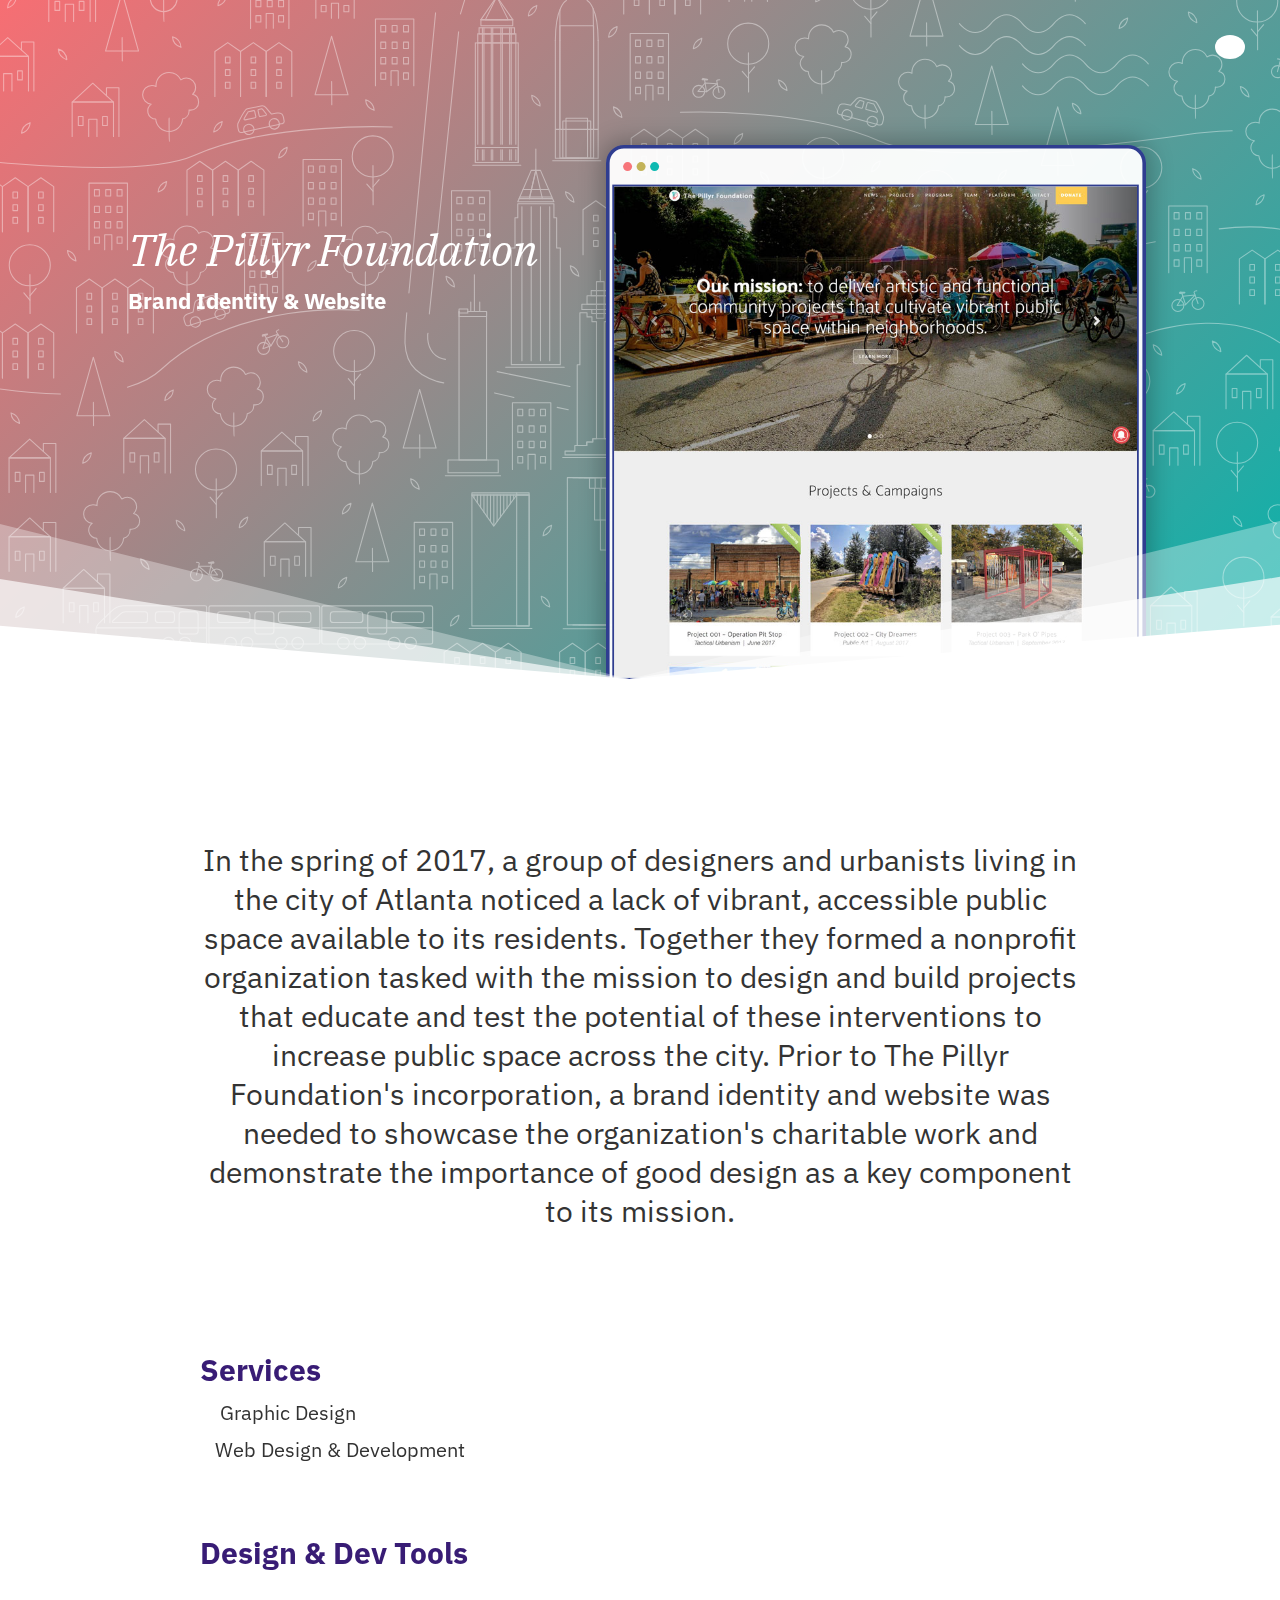
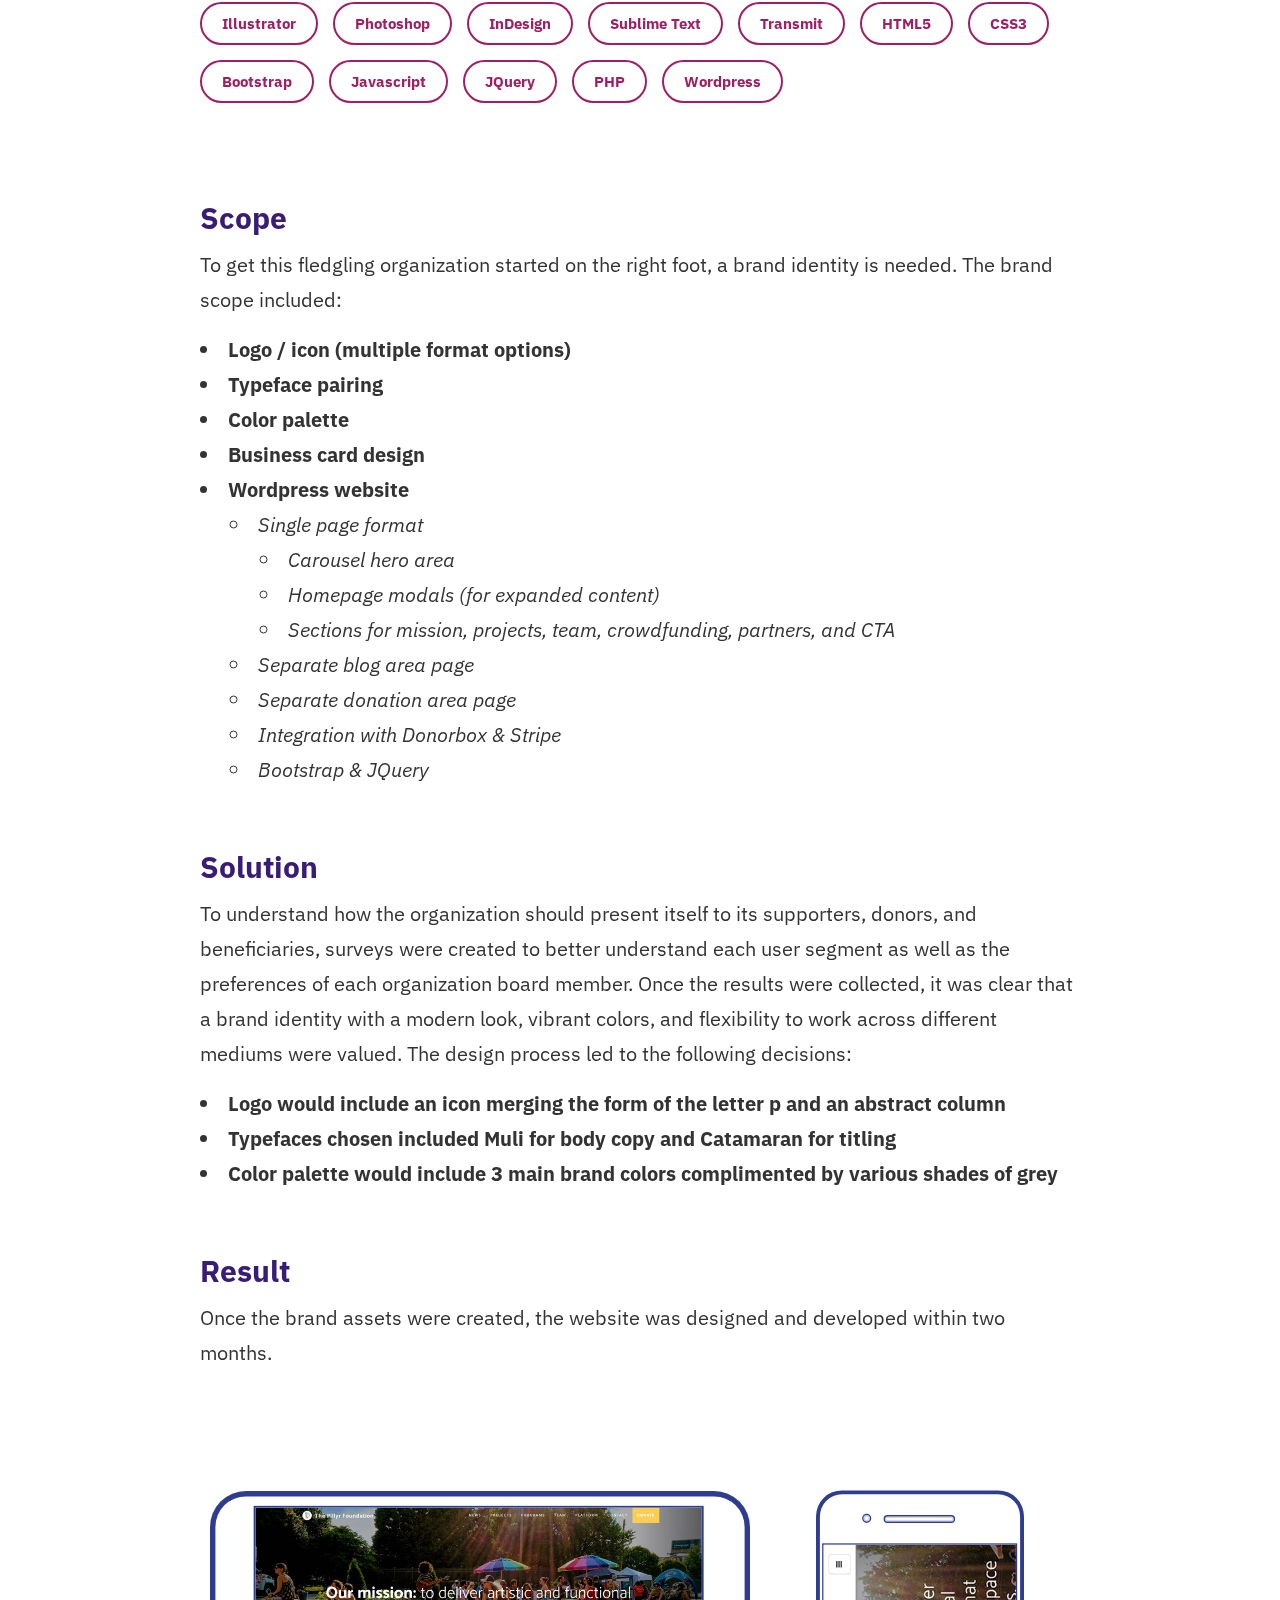
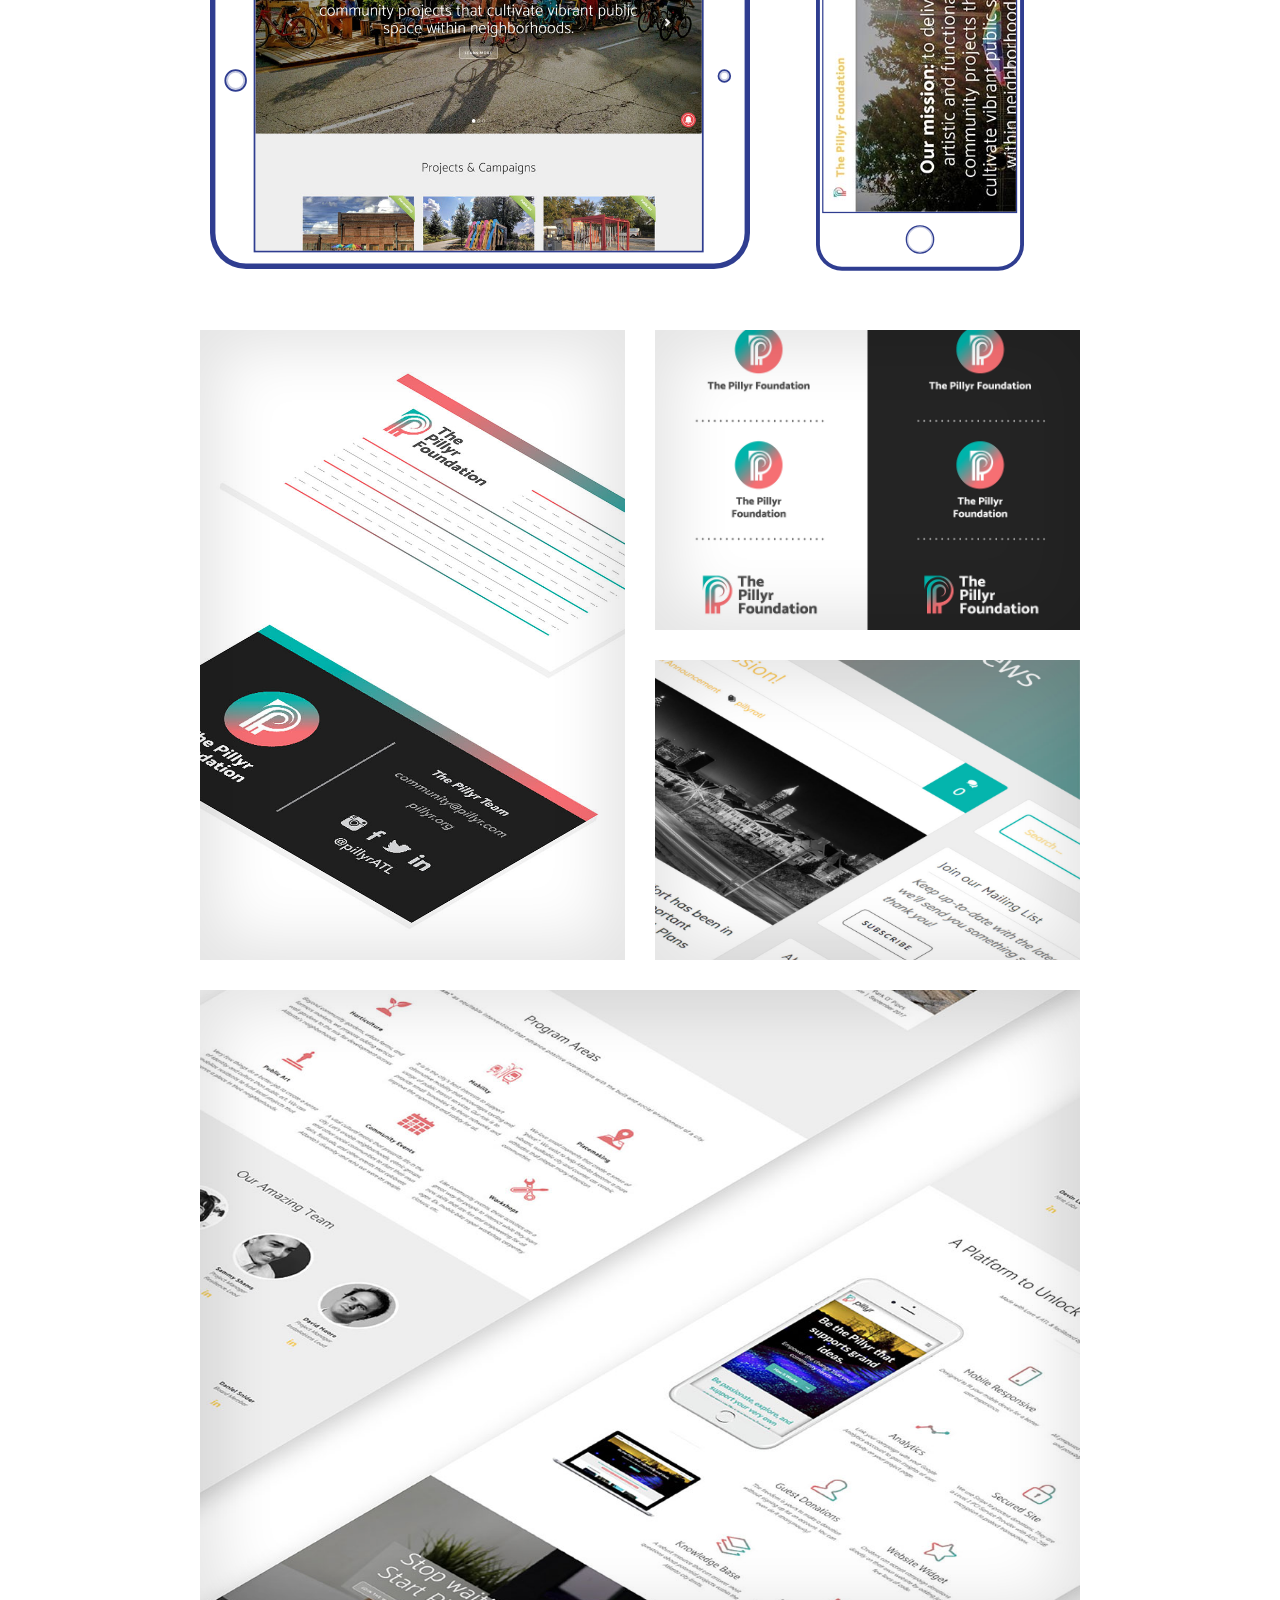
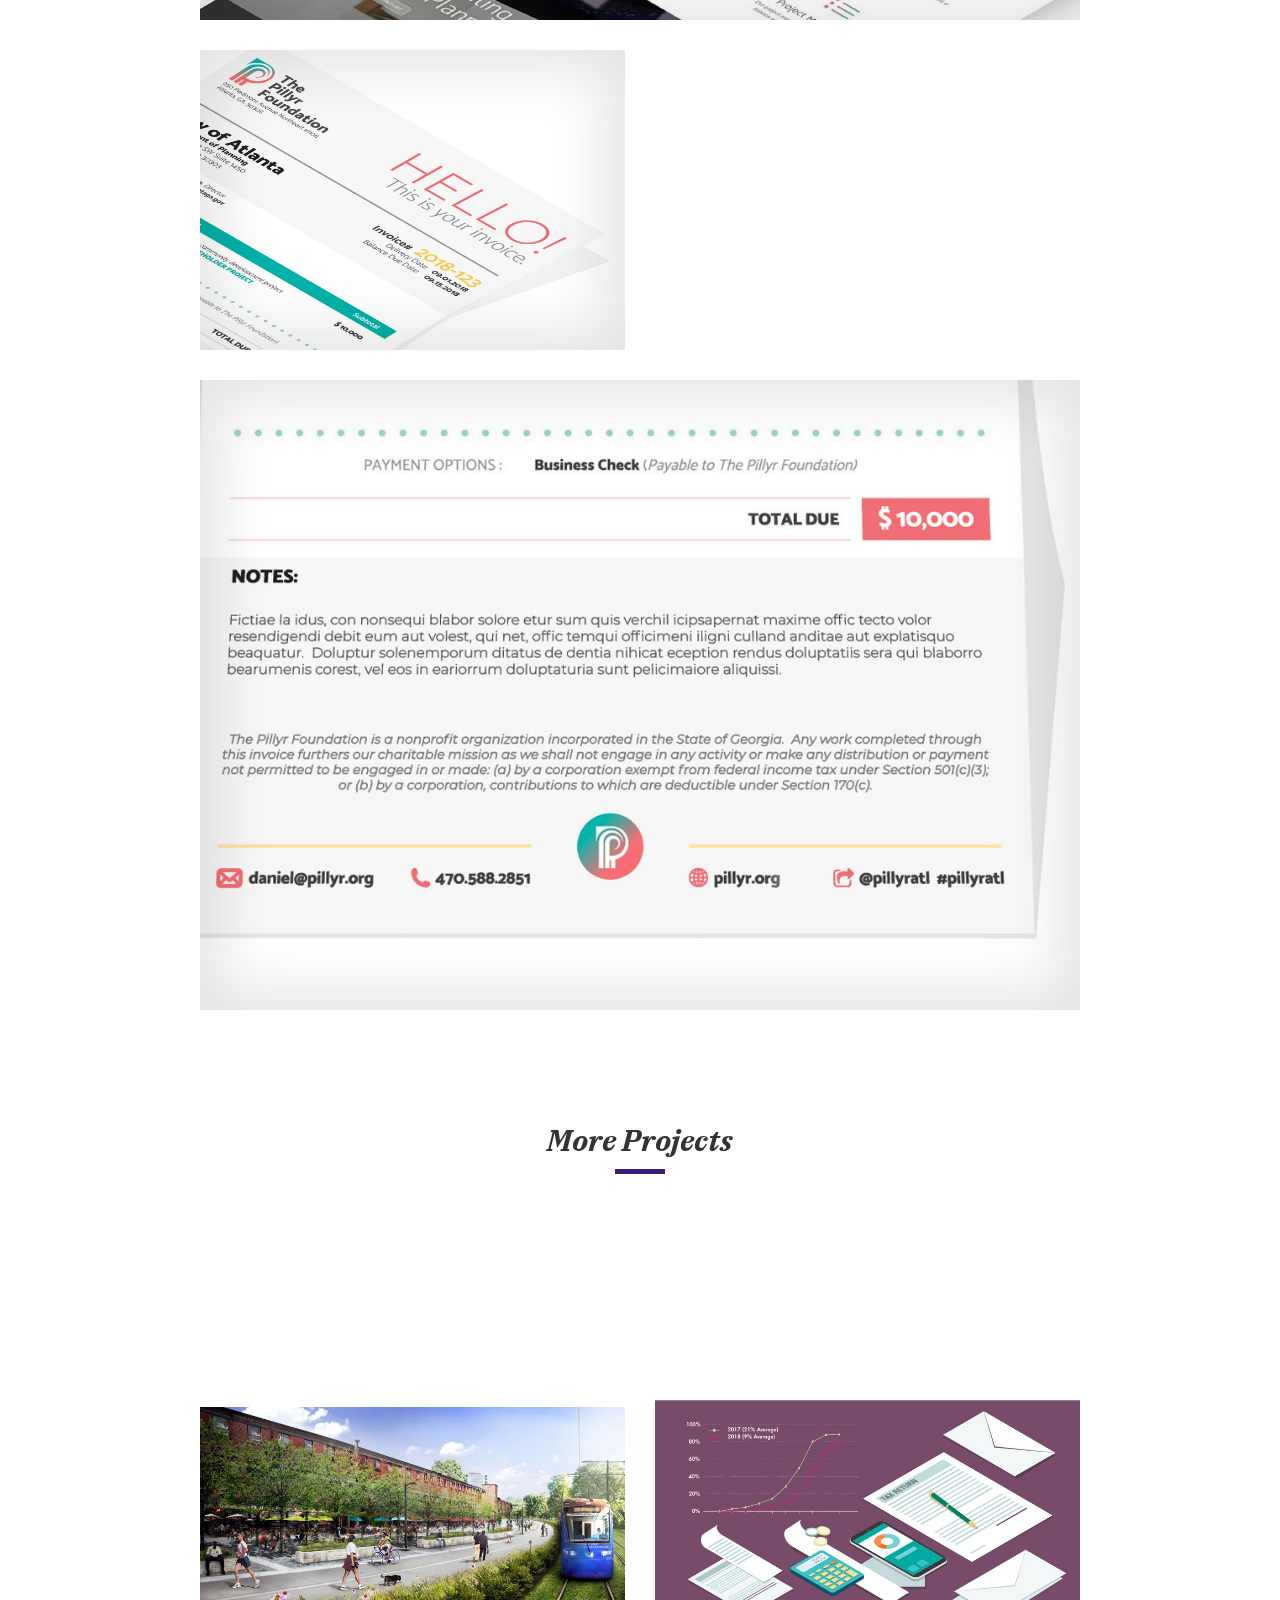
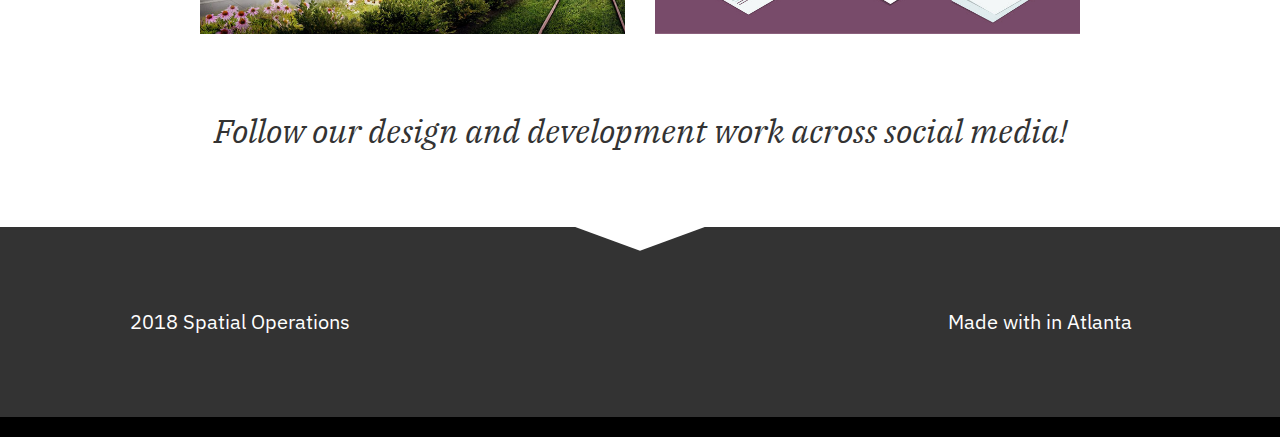
<file: backup/1018 website/case-one.html>
<!doctype HTML>

<html lang="en">

   <head>
      <meta charset="utf-8">
      <meta name="viewport" content="width=device-width, initial-scale=1">
      <meta http-equiv="X-UA-Compatible" content="IE=edge">
      <title>Spatial Operations Case Study / Pillyr</title>
      <link href="https://fonts.googleapis.com/css?family=IBM+Plex+Mono:400,400i|IBM+Plex+Sans+Condensed:400,400i|IBM+Plex+Sans:100,100i,400,400i,700,700i|IBM+Plex+Serif:200,200i,400,400i,700,700i" rel="stylesheet">      
      <link rel="stylesheet" href="https://use.fontawesome.com/releases/v5.1.0/css/all.css" integrity="sha384-lKuwvrZot6UHsBSfcMvOkWwlCMgc0TaWr+30HWe3a4ltaBwTZhyTEggF5tJv8tbt" crossorigin="anonymous">
      <link rel="stylesheet" type="text/css" href="css/style.css">
      <link rel="stylesheet" type="text/css" href="css/devices.css">
   </head>
   
   <body>



      <a href="#content" class="skip-link" tabindex="1">Skip to Content</a>



      <header id="header">

         <input type="checkbox" class="nav-toggle" id="nav-toggle">
         <label for="nav-toggle" class="nav-toggle-label">
            <span class="nav-hamburger"><i class="fas fa-bars"></i></span>         
         </label>

         <nav id="navbar">

            <img class="nav-logo" src="img/so-logo-icon.svg" alt="hero image">

            <ul class="nav__container">
               <li class="nav-link" tabindex="2"><span class="link-number">01</span><a href="#">About</a></li>
               <li class="nav-link" tabindex="3"><span class="link-number">02</span><a href="#">Services</a></li>
               <li class="nav-link" tabindex="4"><span class="link-number">03</span><a href="#">Work</a></li>
               <li class="nav-link" tabindex="5"><span class="link-number">04</span><a href="#">Resume / CV</a></li>
            </ul>

            <hr class="hr-menu"/>

            <a class="button" href="mailto:manudan711@gmail.com" alt="Contact Now button">Contact Now</a>

            <ul class="nav__social">
               <li><a href="#"><i class="far fa-envelope"></i></a></li>             
               <li><a href="https://www.facebook.com" data-tool-tip="Social accounts to come"><i class="fab fa-facebook-f"></i></a></li>
               <li><a href="https://www.instagram.com" data-tool-tip="Social accounts to come"><i class="fab fa-instagram"></i></a></li>
               <li><a href="https://www.twitter.com" data-tool-tip="Social accounts to come"><i class="fab fa-twitter"></i></a></li>
               <li><a href="https://www.linkedin.com" data-tool-tip="Social accounts to come"><i class="fab fa-linkedin"></i></a></li>
               <li><a href="https://www.dribbble.com" data-tool-tip="Social accounts to come"><i class="fab fa-dribbble"></i></a></li>
               <li><a href="https://www.behance.net" data-tool-tip="Social accounts to come"><i class="fab fa-behance"></i></a></li>
               <li><a href="https://www.github.com" data-tool-tip="Social accounts to come"><i class="fab fa-github"></i></a></li>
            </ul>

         </nav>
      </header>

  

      <section class="hero" id="caseCover1">
         <div class="hero-transition">
            <div class="hero-transition-img" id="caseTransition1"></div>
            <figure class="browser">
               <div class="b_screen">
                  <img class="feature__img scrollA" src="img/pillyr-homepage.jpg" alt="The Pillyr Foundation website preview" width="100%">
               </div>
               <div class="b_button_one">
               </div>
               <div class="b_button_two">
               </div>
               <div class="b_button_three">
               </div>
            </figure>
         </div>
         <div class="hero__cases-inner">
            <div class="hero__cases-left">
               <h1 class="hero__cases-title">The Pillyr Foundation</h1>
               <h3 class="hero__cases-subtitle">Brand Identity & Website</h3>
            </div>
            <div class="hero__cases-right">
            </div>
         </div>
      </section>


      <section class="flex-column" id="about">
         <div class="site__description">

            <h4>
               In the spring of 2017, a group of designers and urbanists living in the city of Atlanta noticed a lack of vibrant, accessible public space available to its residents.  Together they formed a nonprofit organization tasked with the mission to design and build projects that educate and test the potential of these interventions to increase public space across the city.  Prior to The Pillyr Foundation's incorporation, a brand identity and website was needed to showcase the organization's charitable work and demonstrate the importance of good design as a key component to its mission.
            </h4>

         </div>
      </section>   


      
      <main class="content">


         <article class="grid__cases" id="article-one">


            <section class="cases__item">

               <div class="cases__context">
                  <h3 class="cases__heading" alt="Services">Services</h3>
                  <p class="card__icons"><i class="fas fa-pencil-alt" alt="graphic design"></i>&nbsp;&nbsp;&nbsp;&nbsp;Graphic Design</p>
                  <p class="card__icons"><i class="fas fa-code" alt="design &amp; development"></i>&nbsp;&nbsp;&nbsp;Web Design & Development</p>
                  <p class="cases__description" alt="#"><!-- Sed ut perspiciatis unde omnis iste natus error sit voluptatem accusantium doloremque laudantium, totam rem aperiam, eaque ipsa quae ab illo inventore veritatis et quasi architecto beatae vitae dicta sunt explicabo. Nemo enim ipsam voluptatem quia voluptas sit aspernatur aut odit aut fugit, sed quia consequuntur magni dolores eos qui ratione voluptatem sequi nesciunt. Neque porro quisquam est, qui dolorem ipsum quia dolor sit amet, consectetur, adipisci velit, sed quia non numquam eius modi tempora incidunt ut labore et dolore magnam aliquam quaerat voluptatem. --></p>
               </div>

               <div class="cases__context">
                  <h3 class="cases__heading" alt="Design & Dev Tools">Design & Dev Tools</h3>
                  <div class="cases__tools">
                     <div class="cases__tools-tag">Illustrator</div>
                     <div class="cases__tools-tag">Photoshop</div>
                     <div class="cases__tools-tag">InDesign</div>
                     <div class="cases__tools-tag">Sublime Text</div>
                     <div class="cases__tools-tag">Transmit</div>
                     <div class="cases__tools-tag">HTML5</div>
                     <div class="cases__tools-tag">CSS3</div>
                     <div class="cases__tools-tag">Bootstrap</div>
                     <div class="cases__tools-tag">Javascript</div>
                     <div class="cases__tools-tag">JQuery</div>
                     <div class="cases__tools-tag">PHP</div>
                     <div class="cases__tools-tag">Wordpress</div>
                  </div>
                  <p class="cases__description" alt="#"></p>
               </div>

               <div class="cases__context">
                  <h3 class="cases__heading" alt="Overview">Scope</h3>
                  <p class="cases__description" alt="#">To get this fledgling organization started on the right foot, a brand identity is needed. The brand scope included:</p>
                  <ul class="cases__scope-initial">
                     <li class="cases__scope-item">Logo / icon (multiple format options)</li>
                     <li class="cases__scope-item">Typeface pairing</li>
                     <li class="cases__scope-item">Color palette</li>
                     <li class="cases__scope-item">Business card design</li>
                     <li class="cases__scope-item">Wordpress website</li>
                     <ul class="cases__scope-indent">
                        <li class="cases__scope-item">Single page format</li>
                        <ul class="cases__scope-indent">
                           <li class="cases__scope-item">Carousel hero area</li>
                           <li class="cases__scope-item">Homepage modals (for expanded content)</li>
                           <li class="cases__scope-item">Sections for mission, projects, team, crowdfunding, partners, and CTA</li>
                        </ul>
                        <li class="cases__scope-item">Separate blog area page</li>
                        <li class="cases__scope-item">Separate donation area page</li>
                        <li class="cases__scope-item">Integration with Donorbox & Stripe</li>
                        <li class="cases__scope-item">Bootstrap & JQuery</li>
                     </ul>
                  </ul>
                  <p class="cases__description" alt="#"></p>
               </div>

               <div class="cases__context">
                  <h3 class="cases__heading" alt="Overview">Solution</h3>
                  <p class="cases__description" alt="#">To understand how the organization should present itself to its supporters, donors, and beneficiaries, surveys were created to better understand each user segment as well as the preferences of each organization board member.  Once the results were collected, it was clear that a brand identity with a modern look, vibrant colors, and flexibility to work across different mediums were valued.  The design process led to the following decisions:</p>
                  <ul class="cases__scope-initial">
                     <li class="cases__scope-item">Logo would include an icon merging the form of the letter p and an abstract column</li>
                     <li class="cases__scope-item">Typefaces chosen included Muli for body copy and Catamaran for titling</li>
                     <li class="cases__scope-item">Color palette would include 3 main brand colors complimented by various shades of grey</li>
                  </ul>
                  <p class="cases__description" alt="#"></p>
               </div>

               <div class="cases__context">
                  <h3 class="cases__heading" alt="Overview">Result</h3>
                  <p class="cases__description" alt="#">Once the brand assets were created, the website was designed and developed within two months.</p>
               </div>

<!--                <img class="cases__img img-right" src="img/more-projects/allenenorth.jpg" alt="#">
 -->
            </section>

         </article>



         <div class="cases__mockup">

            <figure class="tablet">
               <div class="t_cam">
               </div>
               <div class="t_screen">
                  <img class="feature__img scrollA" src="img/pillyr-homepage.jpg" alt="The Pillyr Foundation website preview" width="100%">
               </div>
               <div class="t_button_home">
               </div>
            </figure>

            <figure class="smartphone">
               <div class="s_cam_speaker">
               </div>
               <div class="s_screen">
                  <img class="feature__img scrollB" src="img/cases/pillyr/pillyr-homepage-mobile.jpg" alt="Donorgraphics image preview" width="100%">
               </div>
               <div class="s_button_home">
               </div>
            </figure>

         </div>   



         <article class="grid__image">
            <div class="image__item image__item-medium pillyr">
<!--                <div class="item__details">
                 2 Lorem ipsum some description for this gallery item.
               </div> -->
            </div>
            <div class="image__item image__item-full-y pillyr">
<!--                <div class="item__details">
                 3 Lorem ipsum some description for this gallery item.
               </div> -->
            </div>
            <div class="image__item image__item-large pillyr">
<!--                <div class="item__details">
                 4 Lorem ipsum some description for this gallery item.
               </div> -->
            </div>
            <div class="image__item pillyr">
<!--                <div class="item__details">
                 5 Lorem ipsum some description for this gallery item.
               </div> -->
            </div>
            <div class="image__item image__item-full-x pillyr">
<!--                <div class="item__details">
                6 Lorem ipsum some description for this gallery item.
               </div> -->
            </div>
            <div class="image__item image__item-full pillyr">
<!--                <div class="item__details">
                 8 Lorem ipsum some description for this gallery item.
               </div> -->
            </div>
         </article>
   

         <div class="article__heading">
            <h3>
            More Projects
            </h3>
         </div>


         <article class="grid__showcase" id="article-two">

            <section class="showcase__item card__container">
               <img class="card__img img-right" src="img/more-projects/allenenorth.jpg" alt="#">
               <div class="card__overlay">
                  <h3 class="card__heading" alt="Beltline Rail Now">Beltline Rail Now</h3>
                  <p class="card__icons"><i class="fas fa-pencil-alt" alt="graphic design"></i></p>
                  <p class="card__description" alt="Project description:">This Atlanta-based transit advocacy group aims to shape the narrative of investment priorities towards a generational project that could impact millions and ease regional traffic congestion.</p>
                  <a class="card__button" href="#" target="_blank" alt="#">Learn More</a>
               </div>
            </section>

            <section class="showcase__item card__container">
               <img class="card__img img-center" src="img/more-projects/taxlaw.jpg" alt=#">
               <div class="card__overlay">
                  <h3 class="card__heading" alt="One and all tax infographic">One &amp; All Tax Infographic</h3>
                  <p class="card__icons"><i class="fas fa-pencil-alt" alt="graphic design"></i></p>
                  <p class="card__description" alt="Project description:">This project was created to inform One &amp; All clients how to understand new tax law changes that were passed by Congress to take effect the following year.</p>
                  <a class="card__button" href="#" target="_blank" alt="#">Learn More</a>
               </div>
            </section>

         </article>




         <article class="flex-column" id="article-three">
            <section class="social__cta">

               <h4>
                  Follow our design and development work across social media!
               </h4>

            </section>
         </article>

      </main>


      
      <footer id="footer">

         <div class="footer__section-top">
            <ul class="footer__sig">
               <li><span>2018 <i class="far fa-copyright"></i> Spatial Operations</span>
            </ul> 
            <ul class="footer__social">
               <li><a href="#"><i class="far fa-envelope"></i></a></li>             
               <li><a href="https://www.facebook.com" data-tool-tip="Social accounts to come"><i class="fab fa-facebook-f"></i></a></li>
               <li><a href="https://www.instagram.com" data-tool-tip="Social accounts to come"><i class="fab fa-instagram"></i></a></li>
               <li><a href="https://www.twitter.com" data-tool-tip="Social accounts to come"><i class="fab fa-twitter"></i></a></li>
               <li><a href="https://www.linkedin.com" data-tool-tip="Social accounts to come"><i class="fab fa-linkedin"></i></a></li>
               <li><a href="https://www.dribbble.com" data-tool-tip="Social accounts to come"><i class="fab fa-dribbble"></i></a></li>
               <li><a href="https://www.behance.net" data-tool-tip="Social accounts to come"><i class="fab fa-behance"></i></a></li>
               <li><a href="https://www.github.com" data-tool-tip="Social accounts to come"><i class="fab fa-github"></i></a></li>
            </ul>
            <ul class="footer__love">
               <li>Made with <i class="fas fa-heart"></i> in Atlanta</li>
            </ul>           
         </div>

         <div class="footer__section-bottom">
            <ul class="footer__tools">
               <!--<li class="weather__location">
                  <a href="#" id="loc-atlanta" data-tool-tip="Data to come from API">Atlanta</a>
                  <div>
                     <p><i class="far fa-sun"></i></p>
                     <p>&nbsp;87&#176;</p>
                  </div>
               </li>
               <li class="weather__location">
                  <a href="#" id="loc-austin" data-tool-tip="Data to come from API">Austin</a>
                  <div>
                     <p><i class="far fa-sun"></i></p>
                     <p>&nbsp;95&#176;</p>
                  </div>
               </li>
               <li class="weather__location">
                  <a href="#" id="loc-boston" data-tool-tip="Data to come from API">Boston</a>
                  <div>
                     <p><i class="far fa-sun"></i></p>
                     <p>&nbsp;82&#176;</p>
                  </div>
               </li>
               <li class="weather__location">
                  <a href="#" id="loc-toronto" data-tool-tip="Data to come from API">Toronto</a>
                  <div>
                     <p><i class="far fa-sun"></i></p>
                     <p>&nbsp;81&#176;</p>
                  </div>
               </li>
               <li class="weather__location">
                  <a href="#" id="loc-barcelona" data-tool-tip="Data to come from API">Barcelona</a>
                  <div>
                     <p><i class="far fa-sun"></i></p>
                     <p>&nbsp;86&#176;</p>
                  </div>
               </li>
               <li class="weather__location">
                  <a href="#" id="loc-cincinnati" data-tool-tip="Data to come from API">Cincinnati</a>
                  <div>
                     <p><i class="far fa-sun"></i></p>
                     <p>&nbsp;83&#176;</p>
                  </div>
               </li>-->
            </ul>
         </div>         
      </footer>         


      <script src="js/script.js"></script>

   </body>

</html>
</file>
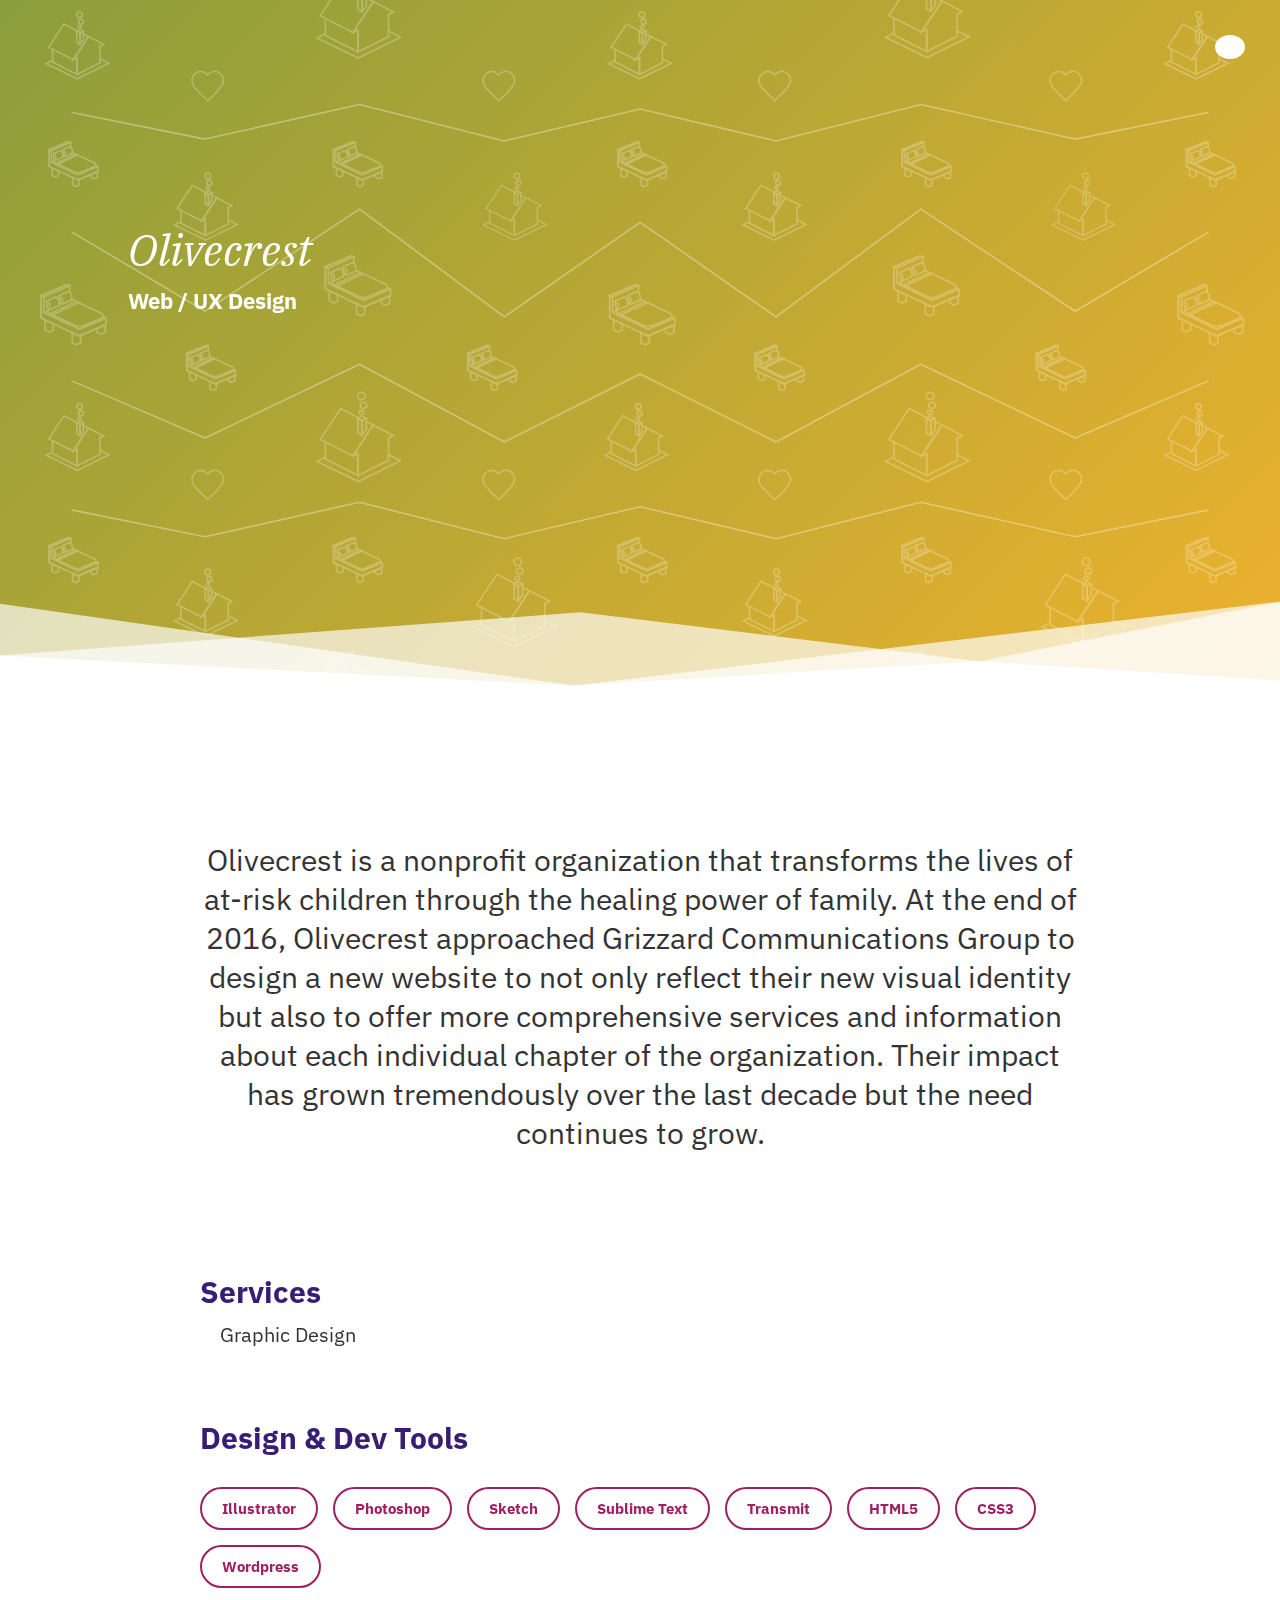
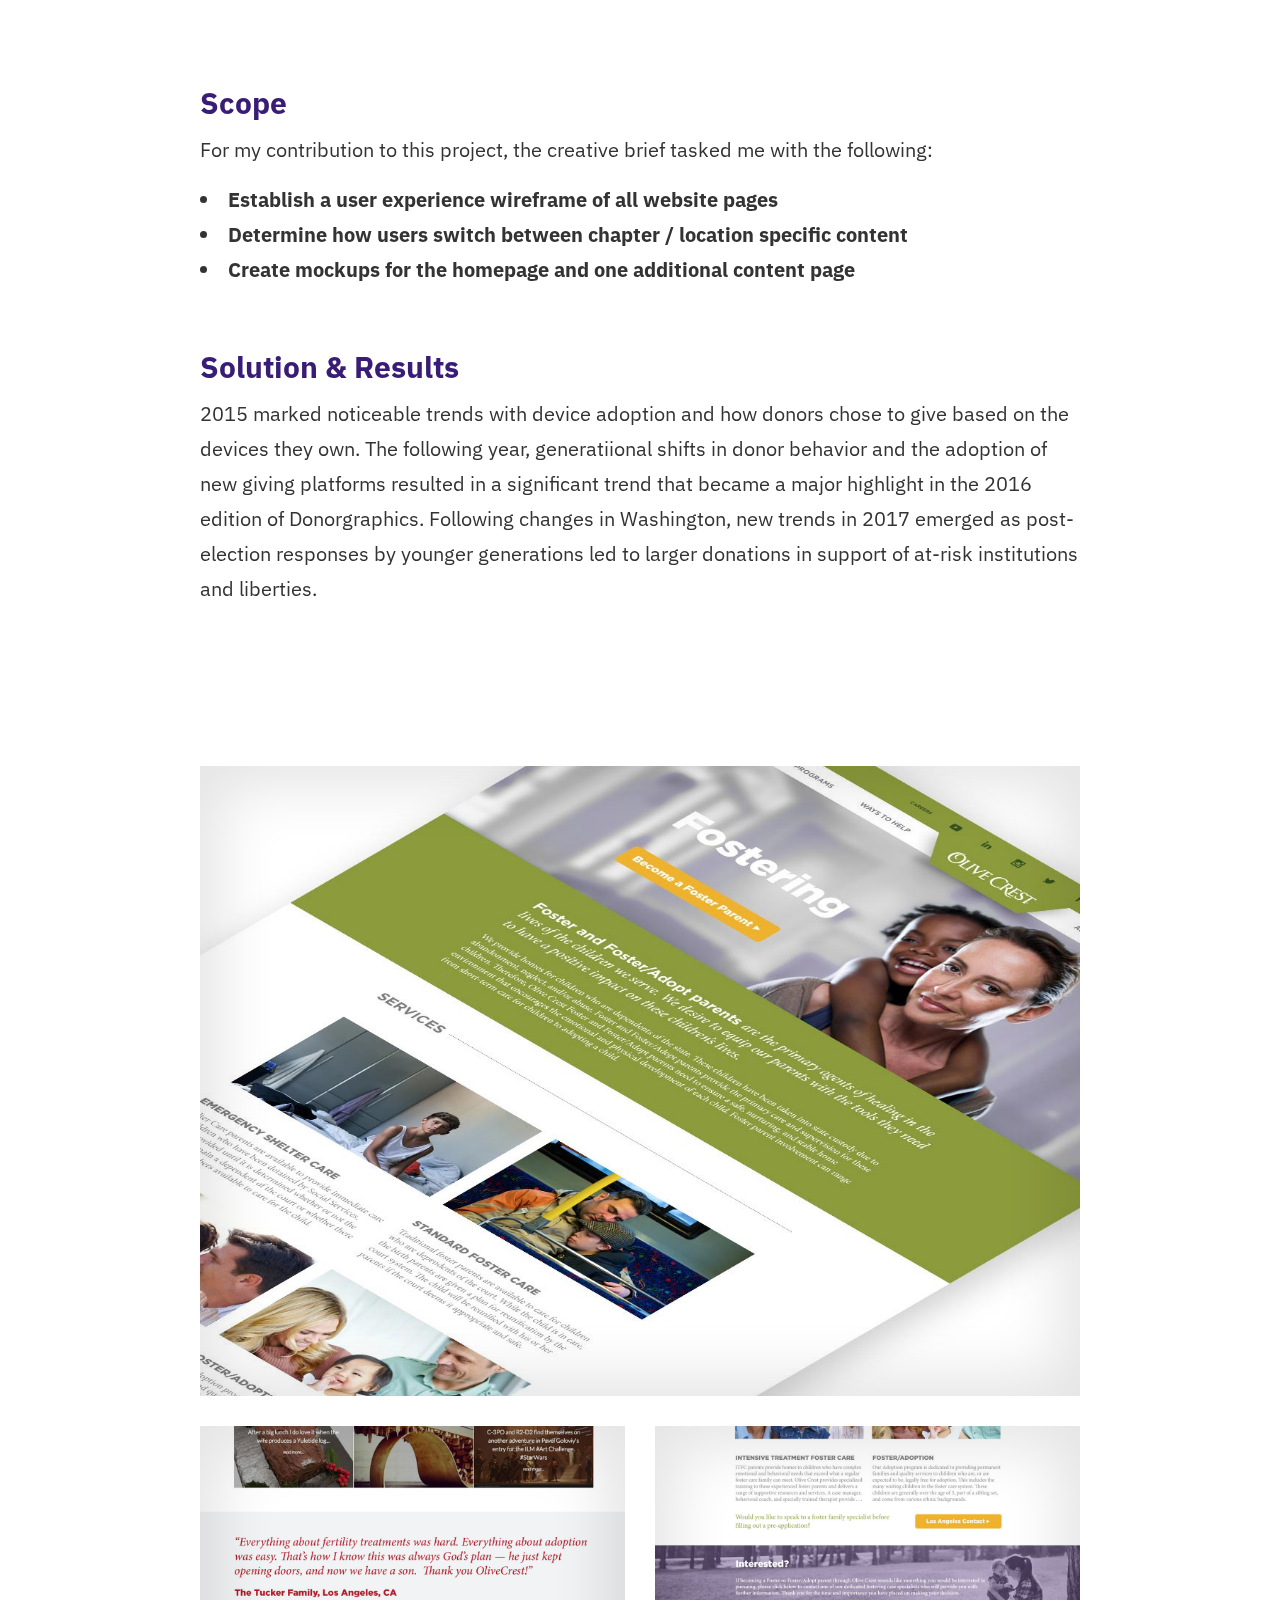
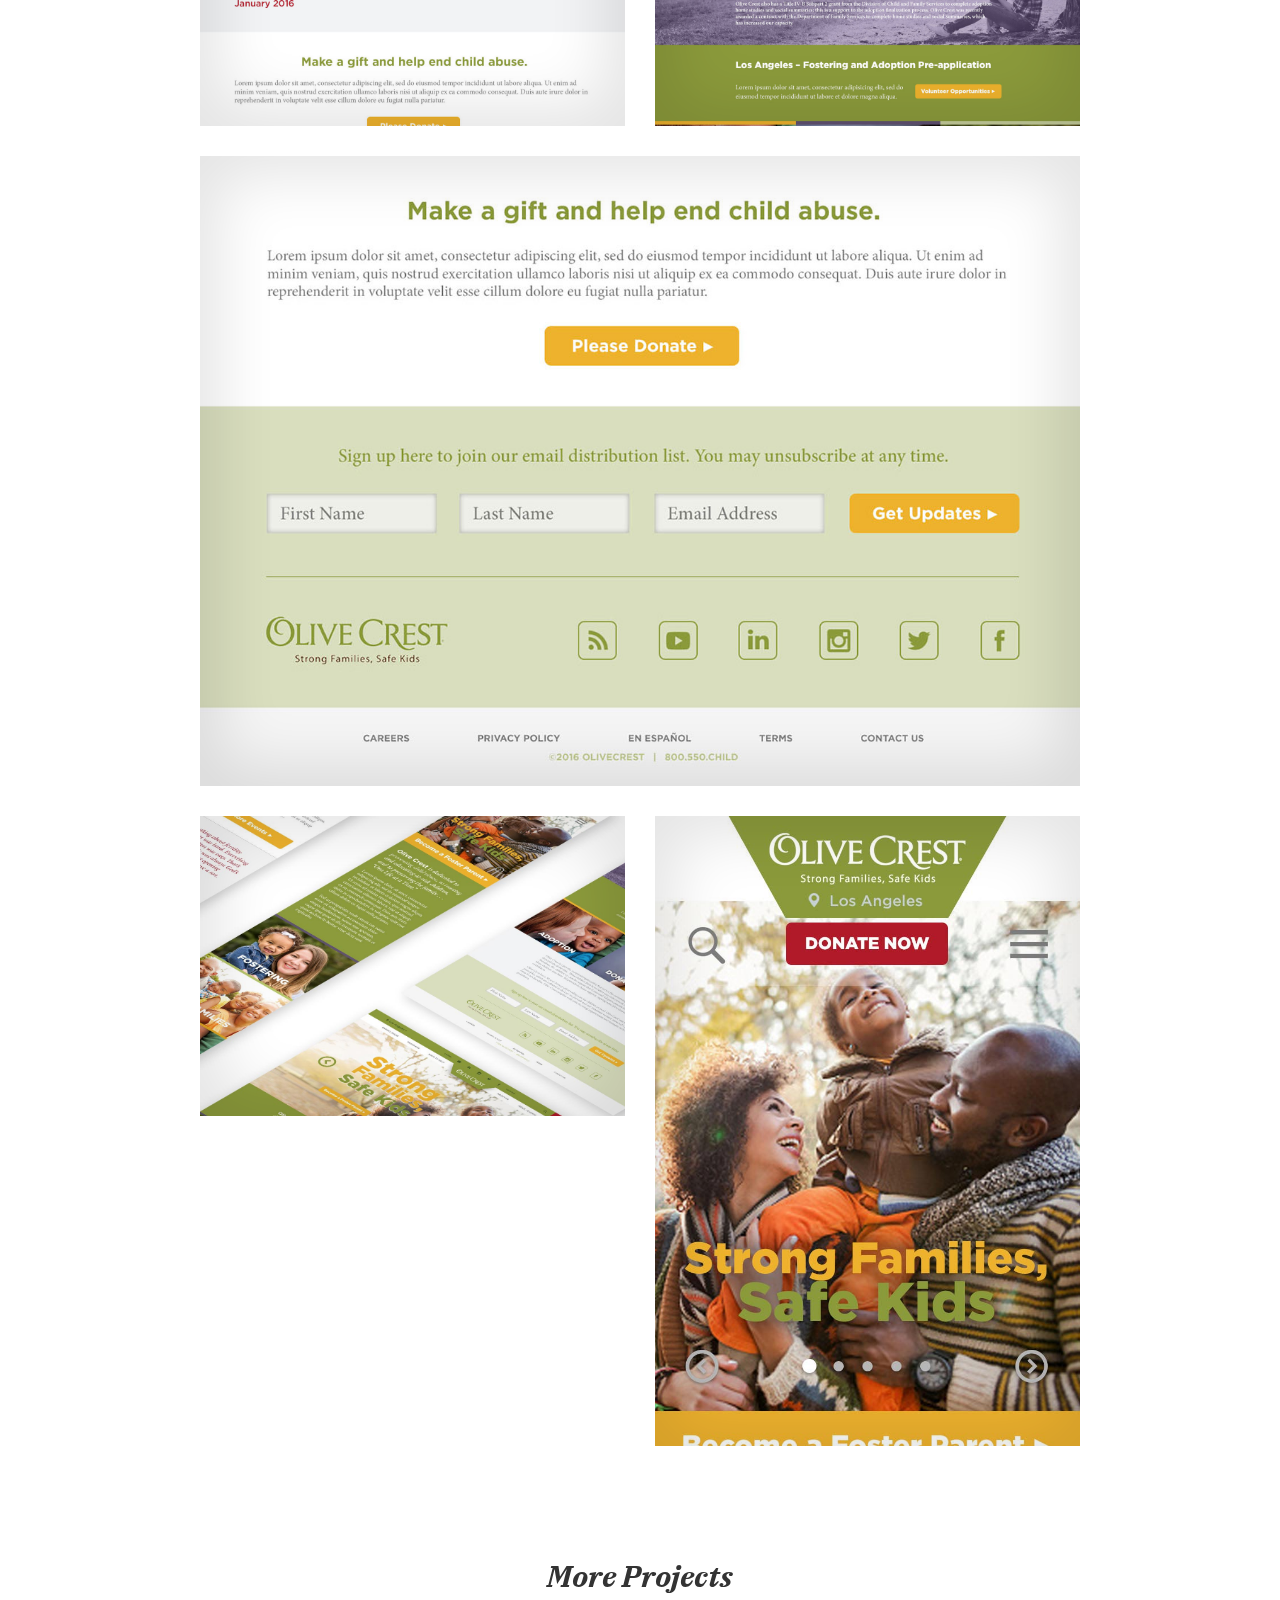
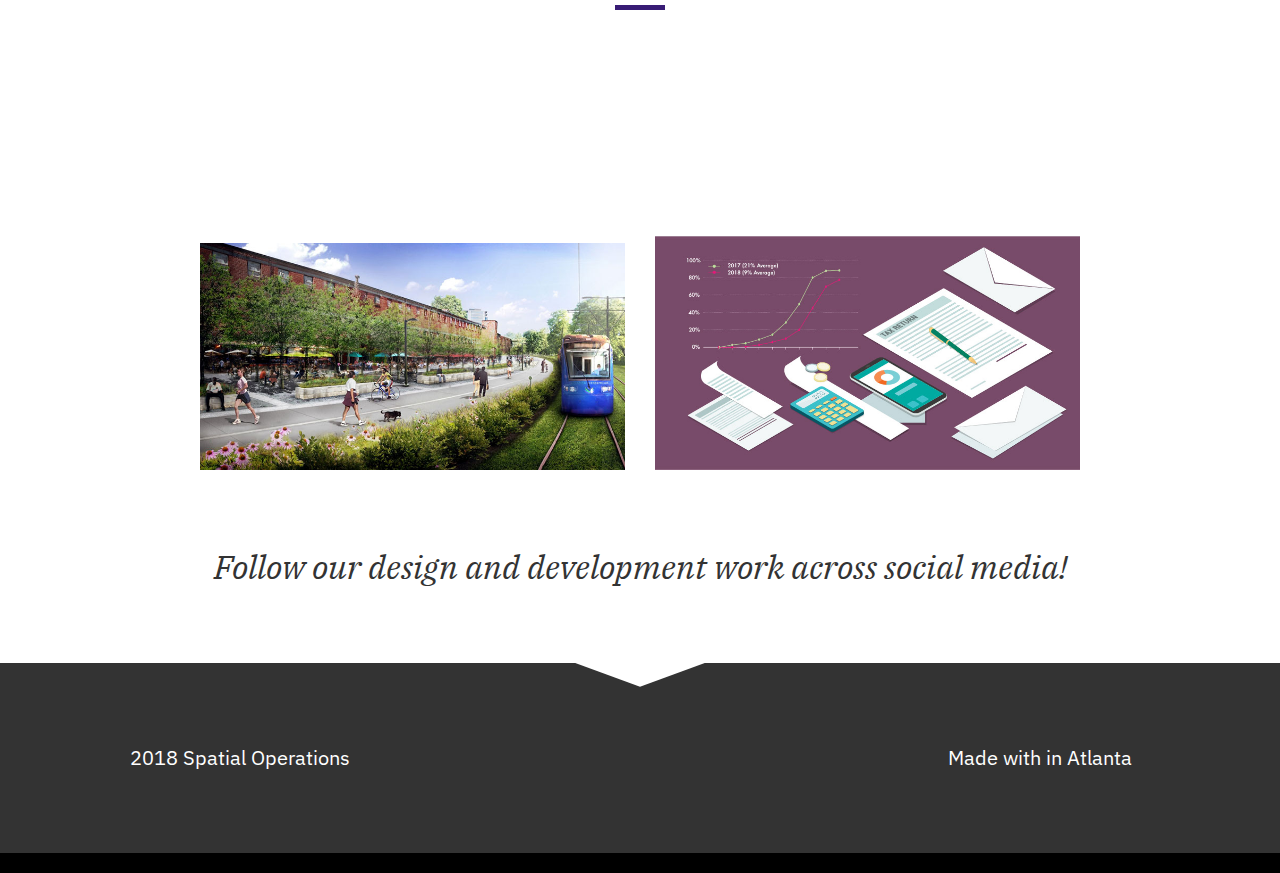
<file: backup/1018 website/case-three.html>
<!doctype HTML>

<html lang="en">

   <head>
      <meta charset="utf-8">
      <meta name="viewport" content="width=device-width, initial-scale=1">
      <meta http-equiv="X-UA-Compatible" content="IE=edge">
      <title>Spatial Operations Case Study / Olivecrest</title>
      <link href="https://fonts.googleapis.com/css?family=IBM+Plex+Mono:400,400i|IBM+Plex+Sans+Condensed:400,400i|IBM+Plex+Sans:100,100i,400,400i,700,700i|IBM+Plex+Serif:200,200i,400,400i,700,700i" rel="stylesheet">      
      <link rel="stylesheet" href="https://use.fontawesome.com/releases/v5.1.0/css/all.css" integrity="sha384-lKuwvrZot6UHsBSfcMvOkWwlCMgc0TaWr+30HWe3a4ltaBwTZhyTEggF5tJv8tbt" crossorigin="anonymous">
      <link rel="stylesheet" type="text/css" href="css/style.css">
      <link rel="stylesheet" type="text/css" href="css/devices.css">
   </head>
   
   <body>



      <a href="#content" class="skip-link" tabindex="1">Skip to Content</a>



      <header id="header">

         <input type="checkbox" class="nav-toggle" id="nav-toggle">
         <label for="nav-toggle" class="nav-toggle-label">
            <span class="nav-hamburger"><i class="fas fa-bars"></i></span>         
         </label>

         <nav id="navbar">

            <img class="nav-logo" src="img/so-logo-icon.svg" alt="hero image">

            <ul class="nav__container">
               <li class="nav-link" tabindex="2"><span class="link-number">01</span><a href="#">About</a></li>
               <li class="nav-link" tabindex="3"><span class="link-number">02</span><a href="#">Services</a></li>
               <li class="nav-link" tabindex="4"><span class="link-number">03</span><a href="#">Work</a></li>
               <li class="nav-link" tabindex="5"><span class="link-number">04</span><a href="#">Resume / CV</a></li>
            </ul>

            <hr class="hr-menu"/>

            <a class="button" href="mailto:manudan711@gmail.com" alt="Contact Now button">Contact Now</a>

            <ul class="nav__social">
               <li><a href="#"><i class="far fa-envelope"></i></a></li>             
               <li><a href="https://www.facebook.com" data-tool-tip="Social accounts to come"><i class="fab fa-facebook-f"></i></a></li>
               <li><a href="https://www.instagram.com" data-tool-tip="Social accounts to come"><i class="fab fa-instagram"></i></a></li>
               <li><a href="https://www.twitter.com" data-tool-tip="Social accounts to come"><i class="fab fa-twitter"></i></a></li>
               <li><a href="https://www.linkedin.com" data-tool-tip="Social accounts to come"><i class="fab fa-linkedin"></i></a></li>
               <li><a href="https://www.dribbble.com" data-tool-tip="Social accounts to come"><i class="fab fa-dribbble"></i></a></li>
               <li><a href="https://www.behance.net" data-tool-tip="Social accounts to come"><i class="fab fa-behance"></i></a></li>
               <li><a href="https://www.github.com" data-tool-tip="Social accounts to come"><i class="fab fa-github"></i></a></li>
            </ul>

         </nav>
      </header>

  

      <section class="hero" id="caseCover3">
         <div class="hero-transition">
            <div class="hero-transition-img" id="caseTransition3"></div>
         </div>
         <div class="hero__cases-inner">
            <div class="hero__cases-left">
               <h1 class="hero__cases-title">Olivecrest</h1>
               <h3 class="hero__cases-subtitle">Web / UX Design</h3>
            </div>
            <div class="hero__cases-right">
            </div>
         </div>
      </section>


      <section class="flex-column" id="about">
         <div class="site__description">

            <h4>
               Olivecrest is a nonprofit organization that transforms the lives of at-risk children through the healing power of family. At the end of 2016, Olivecrest approached Grizzard Communications Group to design a new website to not only reflect their new visual identity but also to offer more comprehensive services and information about each individual chapter of the organization.  Their impact has grown tremendously over the last decade but the need continues to grow.
            </h4>

         </div>
      </section>   


      
      <main class="content">


         <article class="grid__cases" id="article-one">


            <section class="cases__item">

               <div class="cases__context">
                  <h3 class="cases__heading" alt="Overview">Services</h3>
                  <p class="card__icons"><i class="fas fa-pencil-alt" alt="graphic design"></i>&nbsp;&nbsp;&nbsp;&nbsp;Graphic Design</p>
                  <p class="cases__description" alt="#"><!-- Sed ut perspiciatis unde omnis iste natus error sit voluptatem accusantium doloremque laudantium, totam rem aperiam, eaque ipsa quae ab illo inventore veritatis et quasi architecto beatae vitae dicta sunt explicabo. Nemo enim ipsam voluptatem quia voluptas sit aspernatur aut odit aut fugit, sed quia consequuntur magni dolores eos qui ratione voluptatem sequi nesciunt. Neque porro quisquam est, qui dolorem ipsum quia dolor sit amet, consectetur, adipisci velit, sed quia non numquam eius modi tempora incidunt ut labore et dolore magnam aliquam quaerat voluptatem. --></p>
               </div>

               <div class="cases__context">
                  <h3 class="cases__heading" alt="Design & Dev Tools">Design & Dev Tools</h3>
                  <div class="cases__tools">
                     <div class="cases__tools-tag">Illustrator</div>
                     <div class="cases__tools-tag">Photoshop</div>
                     <div class="cases__tools-tag">Sketch</div>
                     <div class="cases__tools-tag">Sublime Text</div>
                     <div class="cases__tools-tag">Transmit</div>
                     <div class="cases__tools-tag">HTML5</div>
                     <div class="cases__tools-tag">CSS3</div>
                     <div class="cases__tools-tag">Wordpress</div>
                  </div>
                  <p class="cases__description" alt="#"></p>
               </div>

               <div class="cases__context">
                  <h3 class="cases__heading" alt="Overview">Scope</h3>
                  <p class="cases__description" alt="#">For my contribution to this project, the creative brief tasked me with the following:</p>
                  <ul class="cases__scope-initial">
                     <li class="cases__scope-item">Establish a user experience wireframe of all website pages</li>
                     <li class="cases__scope-item">Determine how users switch between chapter / location specific content</li>
                     <li class="cases__scope-item">Create mockups for the homepage and one additional content page</li>
                  </ul>
                  <p class="cases__description" alt="#"></p>
               </div>

               <div class="cases__context">
                  <h3 class="cases__heading" alt="Overview">Solution & Results</h3>
                  <p class="cases__description" alt="#">2015 marked noticeable trends with device adoption and how donors chose to give based on the devices they own.   The following year, generatiional shifts in donor behavior and the adoption of new giving platforms resulted in a significant trend that became a major highlight in the 2016 edition of Donorgraphics.  Following changes in Washington, new trends in 2017 emerged as post-election responses by younger generations led to larger donations in support of at-risk institutions and liberties.</p>
               </div>

            </section>

         </article> 



         <article class="grid__image">

            <div class="image__item image__item-full olivecrest">
            </div>
            
            <div class="image__item image__item-full-y olivecrest">
            </div>

            <div class="image__item image__item-full-x olivecrest">
            </div>

            <div class="image__item image__item-large olivecrest">
            </div>

            <div class="image__item olivecrest">
            </div>

            <div class="image__item image__item-medium olivecrest">
            </div>

         </article>
   

         <div class="article__heading">
            <h3>
            More Projects
            </h3>
         </div>


         <article class="grid__showcase" id="article-two">

            <section class="showcase__item card__container">
               <img class="card__img img-right" src="img/more-projects/allenenorth.jpg" alt="#">
               <div class="card__overlay">
                  <h3 class="card__heading" alt="Beltline Rail Now">Beltline Rail Now</h3>
                  <p class="card__icons"><i class="fas fa-pencil-alt" alt="graphic design"></i></p>
                  <p class="card__description" alt="Project description:">This Atlanta-based transit advocacy group aims to shape the narrative of investment priorities towards a generational project that could impact millions and ease regional traffic congestion.</p>
                  <a class="card__button" href="#" target="_blank" alt="#">Learn More</a>
               </div>
            </section>

            <section class="showcase__item card__container">
               <img class="card__img img-center" src="img/more-projects/taxlaw.jpg" alt=#">
               <div class="card__overlay">
                  <h3 class="card__heading" alt="One and all tax infographic">One &amp; All Tax Infographic</h3>
                  <p class="card__icons"><i class="fas fa-pencil-alt" alt="graphic design"></i></p>
                  <p class="card__description" alt="Project description:">This project was created to inform One &amp; All clients how to understand new tax law changes that were passed by Congress to take effect the following year.</p>
                  <a class="card__button" href="#" target="_blank" alt="#">Learn More</a>
               </div>
            </section>

         </article>




         <article class="flex-column" id="article-three">
            <section class="social__cta">

               <h4>
                  Follow our design and development work across social media!
               </h4>

            </section>
         </article>

      </main>


      
      <footer id="footer">

         <div class="footer__section-top">
            <ul class="footer__sig">
               <li><span>2018 <i class="far fa-copyright"></i> Spatial Operations</span>
            </ul> 
            <ul class="footer__social">
               <li><a href="#"><i class="far fa-envelope"></i></a></li>             
               <li><a href="https://www.facebook.com" data-tool-tip="Social accounts to come"><i class="fab fa-facebook-f"></i></a></li>
               <li><a href="https://www.instagram.com" data-tool-tip="Social accounts to come"><i class="fab fa-instagram"></i></a></li>
               <li><a href="https://www.twitter.com" data-tool-tip="Social accounts to come"><i class="fab fa-twitter"></i></a></li>
               <li><a href="https://www.linkedin.com" data-tool-tip="Social accounts to come"><i class="fab fa-linkedin"></i></a></li>
               <li><a href="https://www.dribbble.com" data-tool-tip="Social accounts to come"><i class="fab fa-dribbble"></i></a></li>
               <li><a href="https://www.behance.net" data-tool-tip="Social accounts to come"><i class="fab fa-behance"></i></a></li>
               <li><a href="https://www.github.com" data-tool-tip="Social accounts to come"><i class="fab fa-github"></i></a></li>
            </ul>
            <ul class="footer__love">
               <li>Made with <i class="fas fa-heart"></i> in Atlanta</li>
            </ul>           
         </div>

         <div class="footer__section-bottom">
            <ul class="footer__tools">
               <!--<li class="weather__location">
                  <a href="#" id="loc-atlanta" data-tool-tip="Data to come from API">Atlanta</a>
                  <div>
                     <p><i class="far fa-sun"></i></p>
                     <p>&nbsp;87&#176;</p>
                  </div>
               </li>
               <li class="weather__location">
                  <a href="#" id="loc-austin" data-tool-tip="Data to come from API">Austin</a>
                  <div>
                     <p><i class="far fa-sun"></i></p>
                     <p>&nbsp;95&#176;</p>
                  </div>
               </li>
               <li class="weather__location">
                  <a href="#" id="loc-boston" data-tool-tip="Data to come from API">Boston</a>
                  <div>
                     <p><i class="far fa-sun"></i></p>
                     <p>&nbsp;82&#176;</p>
                  </div>
               </li>
               <li class="weather__location">
                  <a href="#" id="loc-toronto" data-tool-tip="Data to come from API">Toronto</a>
                  <div>
                     <p><i class="far fa-sun"></i></p>
                     <p>&nbsp;81&#176;</p>
                  </div>
               </li>
               <li class="weather__location">
                  <a href="#" id="loc-barcelona" data-tool-tip="Data to come from API">Barcelona</a>
                  <div>
                     <p><i class="far fa-sun"></i></p>
                     <p>&nbsp;86&#176;</p>
                  </div>
               </li>
               <li class="weather__location">
                  <a href="#" id="loc-cincinnati" data-tool-tip="Data to come from API">Cincinnati</a>
                  <div>
                     <p><i class="far fa-sun"></i></p>
                     <p>&nbsp;83&#176;</p>
                  </div>
               </li>-->
            </ul>
         </div>         
      </footer>         


      <script src="js/script.js"></script>

   </body>

</html>
</file>
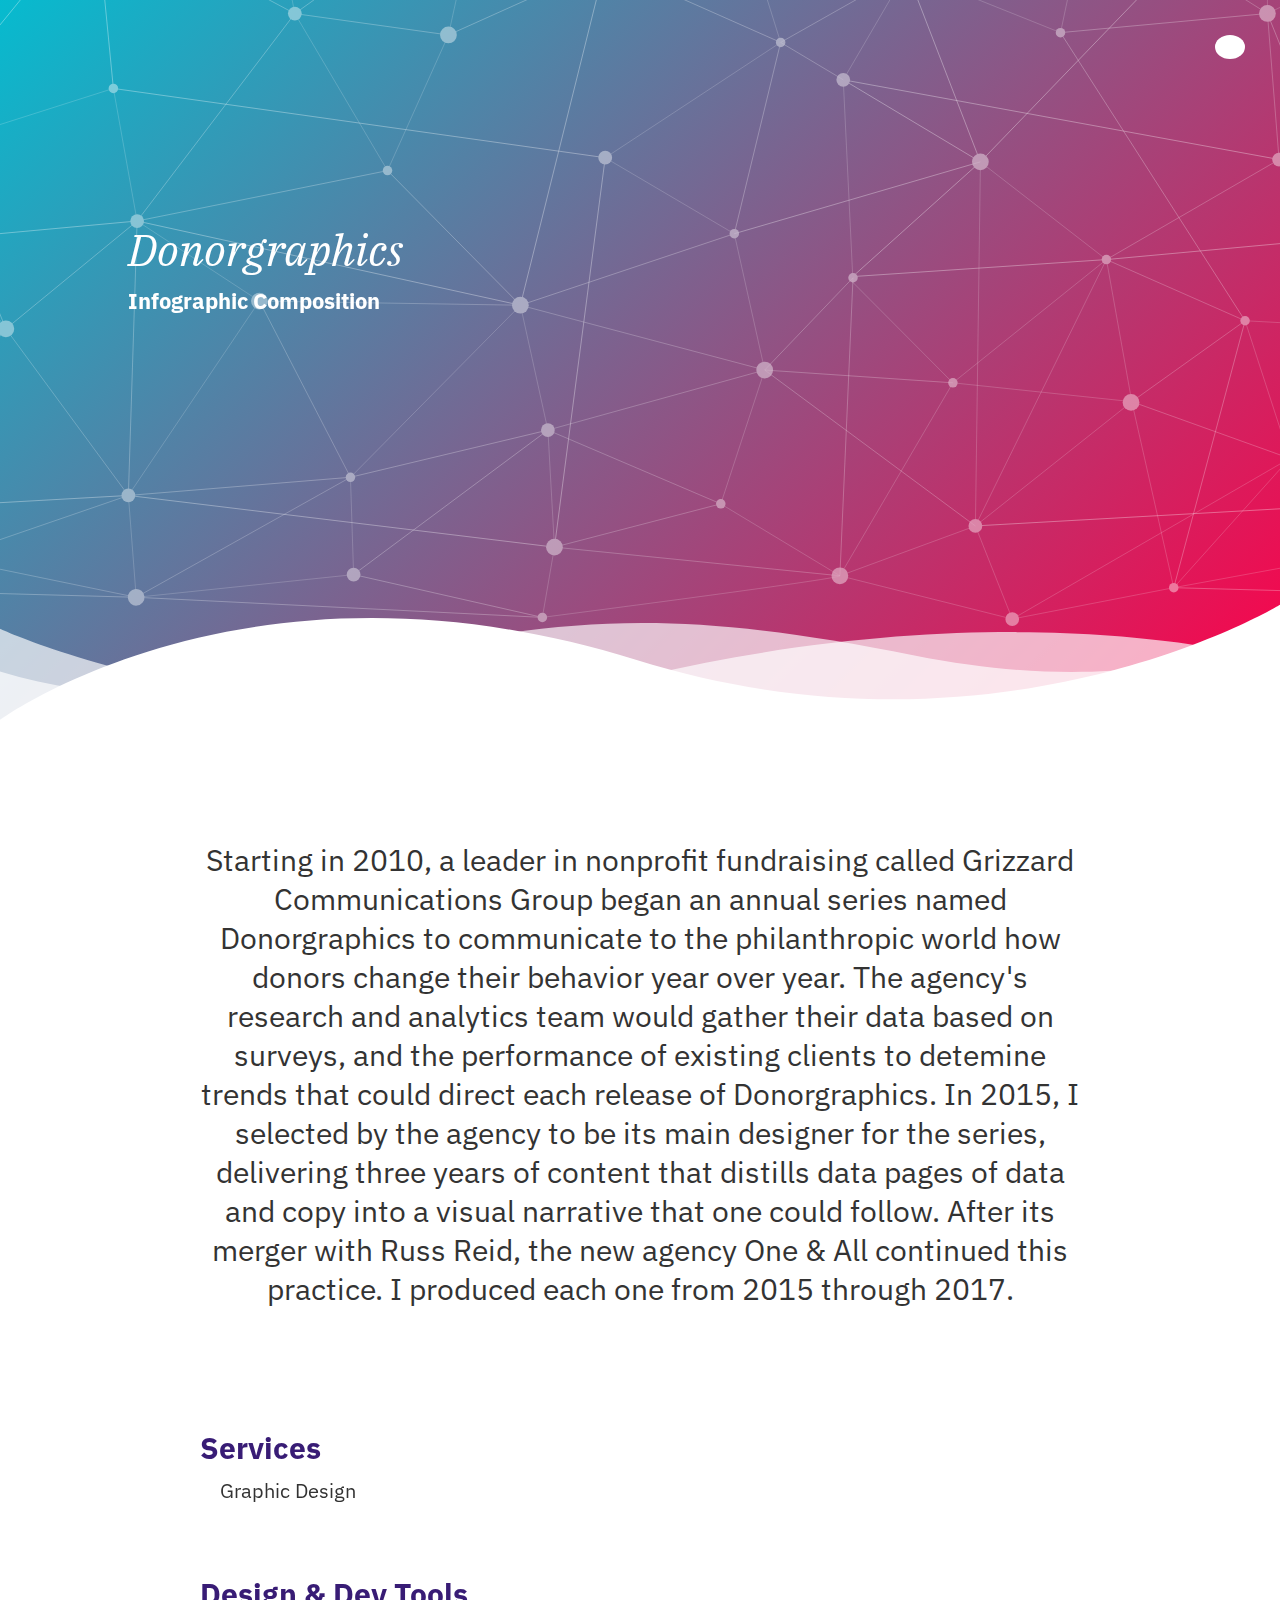
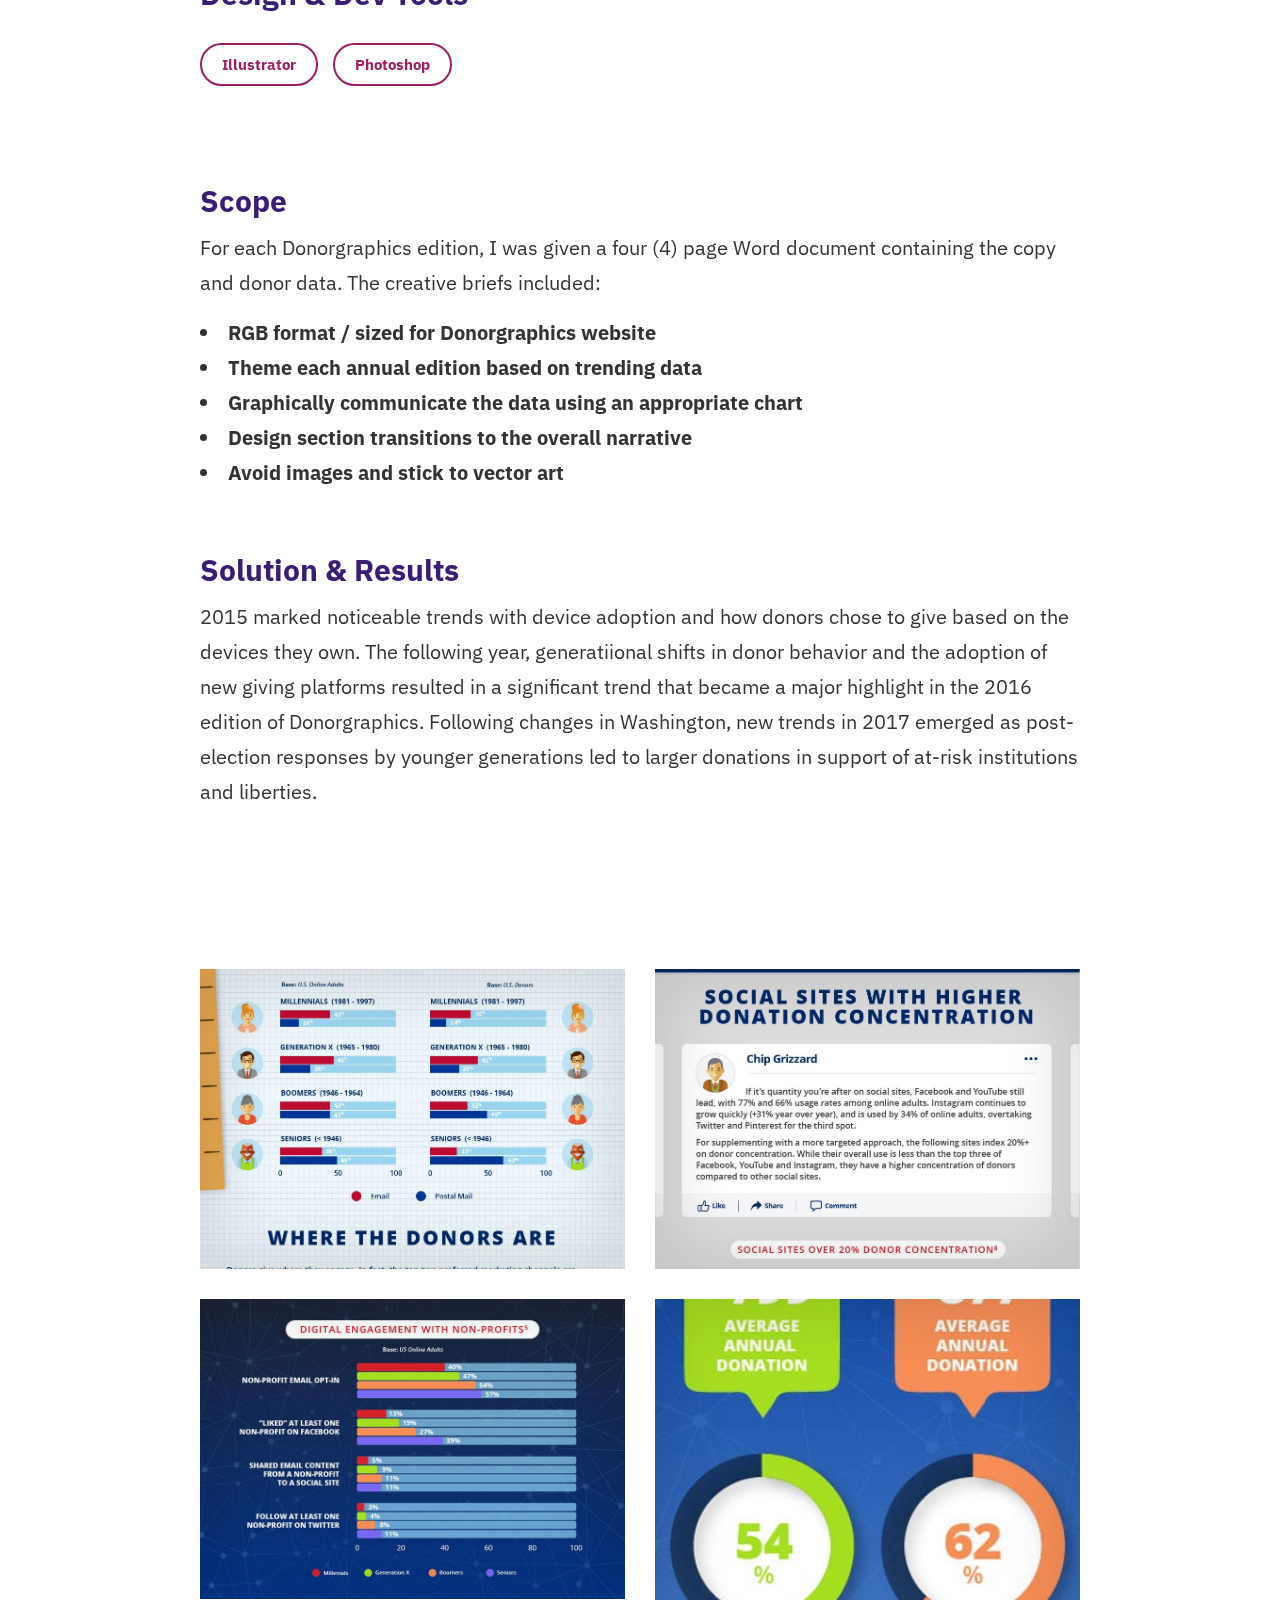
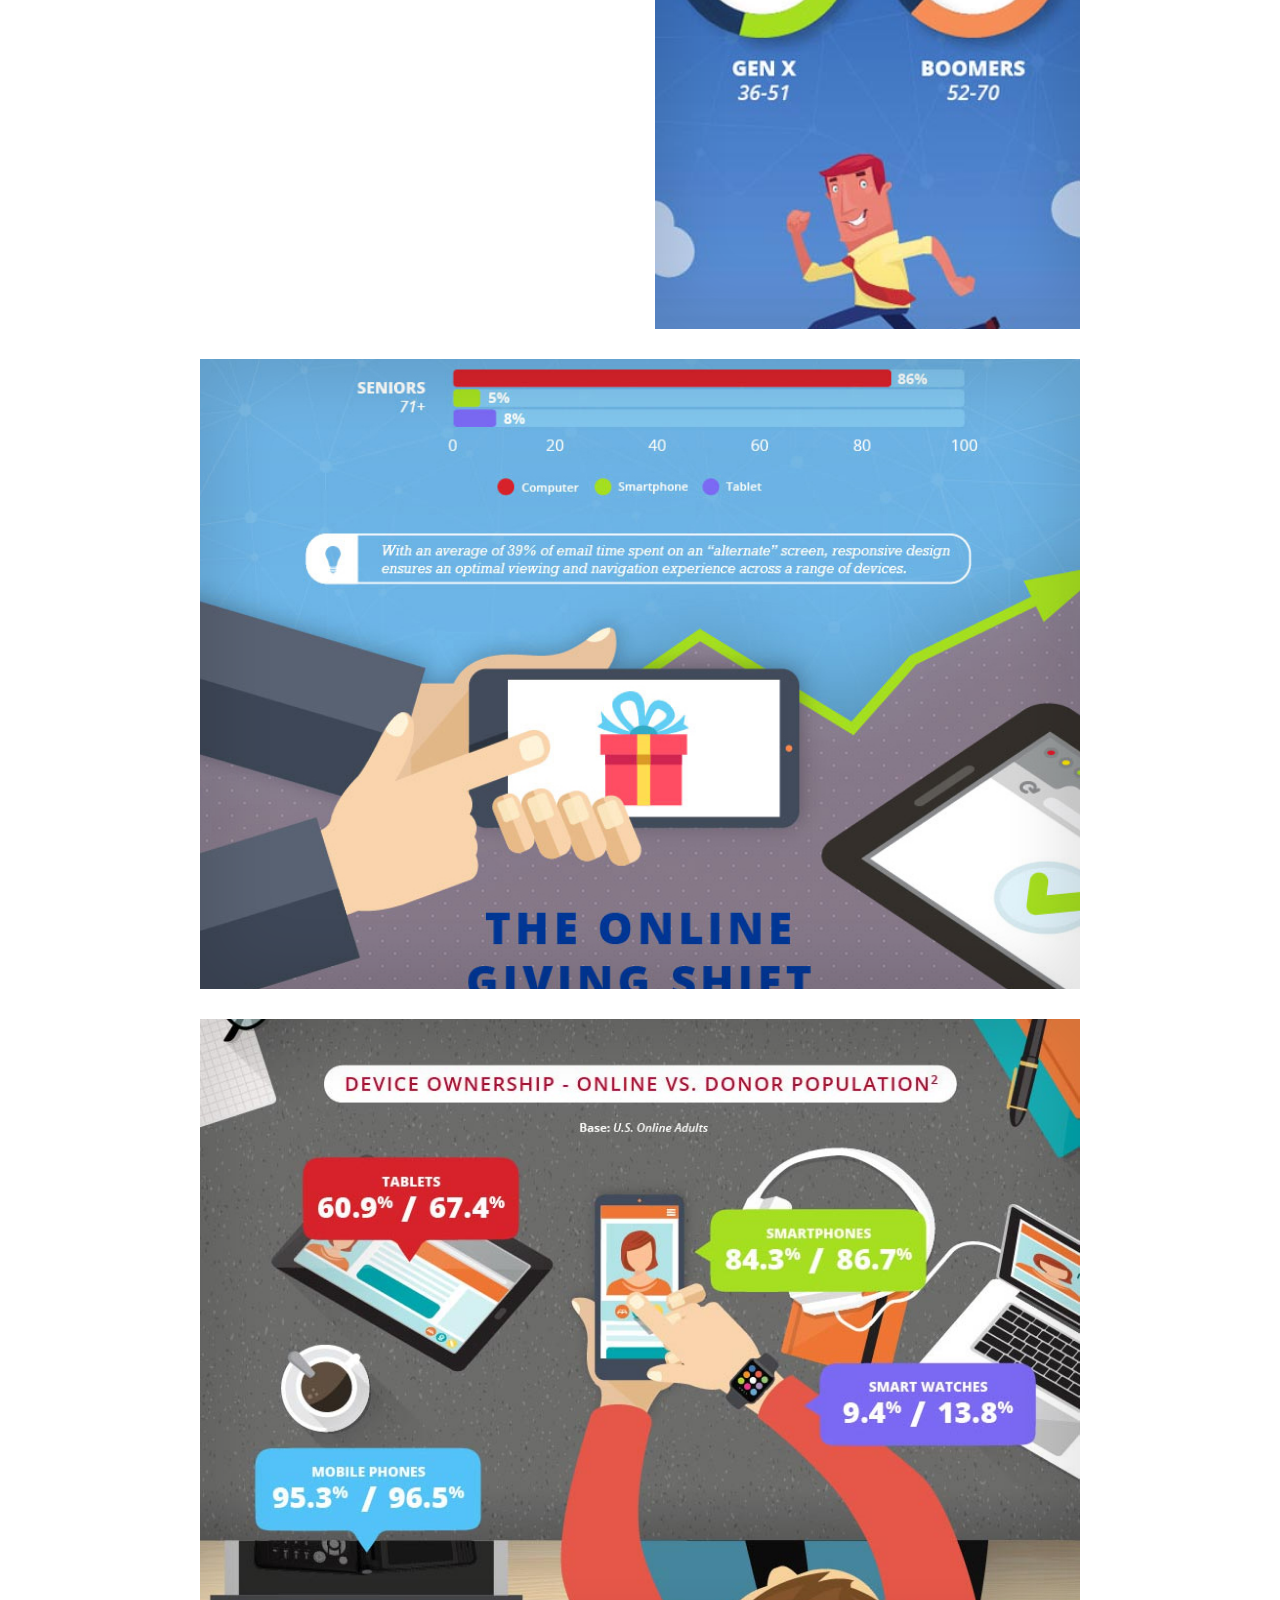
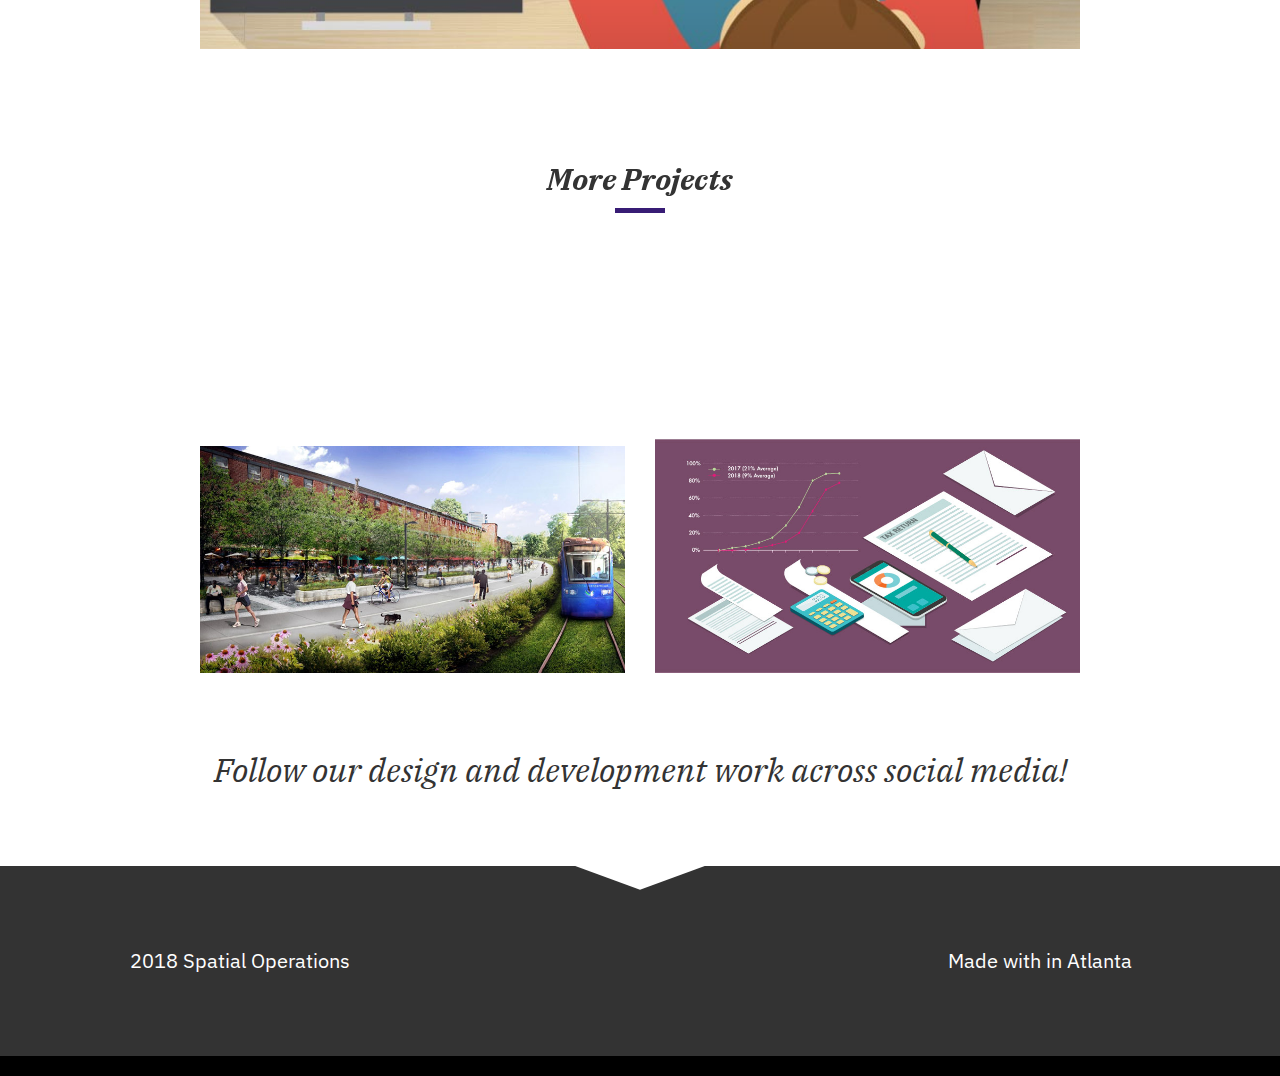
<file: backup/1018 website/case-two.html>
<!doctype HTML>

<html lang="en">

   <head>
      <meta charset="utf-8">
      <meta name="viewport" content="width=device-width, initial-scale=1">
      <meta http-equiv="X-UA-Compatible" content="IE=edge">
      <title>Spatial Operations Case Study / Donorgraphics</title>
      <link href="https://fonts.googleapis.com/css?family=IBM+Plex+Mono:400,400i|IBM+Plex+Sans+Condensed:400,400i|IBM+Plex+Sans:100,100i,400,400i,700,700i|IBM+Plex+Serif:200,200i,400,400i,700,700i" rel="stylesheet">      
      <link rel="stylesheet" href="https://use.fontawesome.com/releases/v5.1.0/css/all.css" integrity="sha384-lKuwvrZot6UHsBSfcMvOkWwlCMgc0TaWr+30HWe3a4ltaBwTZhyTEggF5tJv8tbt" crossorigin="anonymous">
      <link rel="stylesheet" type="text/css" href="css/style.css">
      <link rel="stylesheet" type="text/css" href="css/devices.css">
   </head>
   
   <body>



      <a href="#content" class="skip-link" tabindex="1">Skip to Content</a>



      <header id="header">

         <input type="checkbox" class="nav-toggle" id="nav-toggle">
         <label for="nav-toggle" class="nav-toggle-label">
            <span class="nav-hamburger"><i class="fas fa-bars"></i></span>         
         </label>

         <nav id="navbar">

            <img class="nav-logo" src="img/so-logo-icon.svg" alt="hero image">

            <ul class="nav__container">
               <li class="nav-link" tabindex="2"><span class="link-number">01</span><a href="#">About</a></li>
               <li class="nav-link" tabindex="3"><span class="link-number">02</span><a href="#">Services</a></li>
               <li class="nav-link" tabindex="4"><span class="link-number">03</span><a href="#">Work</a></li>
               <li class="nav-link" tabindex="5"><span class="link-number">04</span><a href="#">Resume / CV</a></li>
            </ul>

            <hr class="hr-menu"/>

            <a class="button" href="mailto:manudan711@gmail.com" alt="Contact Now button">Contact Now</a>

            <ul class="nav__social">
               <li><a href="#"><i class="far fa-envelope"></i></a></li>             
               <li><a href="https://www.facebook.com" data-tool-tip="Social accounts to come"><i class="fab fa-facebook-f"></i></a></li>
               <li><a href="https://www.instagram.com" data-tool-tip="Social accounts to come"><i class="fab fa-instagram"></i></a></li>
               <li><a href="https://www.twitter.com" data-tool-tip="Social accounts to come"><i class="fab fa-twitter"></i></a></li>
               <li><a href="https://www.linkedin.com" data-tool-tip="Social accounts to come"><i class="fab fa-linkedin"></i></a></li>
               <li><a href="https://www.dribbble.com" data-tool-tip="Social accounts to come"><i class="fab fa-dribbble"></i></a></li>
               <li><a href="https://www.behance.net" data-tool-tip="Social accounts to come"><i class="fab fa-behance"></i></a></li>
               <li><a href="https://www.github.com" data-tool-tip="Social accounts to come"><i class="fab fa-github"></i></a></li>
            </ul>

         </nav>
      </header>

  

      <section class="hero" id="caseCover2">
         <div class="hero-transition">
            <div class="hero-transition-img" id="caseTransition2"></div>
         </div>
         <div class="hero__cases-inner">
            <div class="hero__cases-left">
               <h1 class="hero__cases-title">Donorgraphics</h1>
               <h3 class="hero__cases-subtitle">Infographic Composition</h3>
            </div>
            <div class="hero__cases-right">
            </div>
         </div>
      </section>


      <section class="flex-column" id="about">
         <div class="site__description">

            <h4>
               Starting in 2010, a leader in nonprofit fundraising called Grizzard Communications Group began an annual series named Donorgraphics to communicate to the philanthropic world how donors change their behavior year over year.  The agency's research and analytics team would gather their data based on surveys, and the performance of existing clients to detemine trends that could direct each release of Donorgraphics.  In 2015, I selected by the agency to be its main designer for the series, delivering three years of content that distills data pages of data and copy into a visual narrative that one could follow.  After its merger with Russ Reid, the new agency One & All continued this practice.  I produced each one from 2015 through 2017.
            </h4>

         </div>
      </section>   


      
      <main class="content">


         <article class="grid__cases" id="article-one">


            <section class="cases__item">

               <div class="cases__context">
                  <h3 class="cases__heading" alt="Overview">Services</h3>
                  <p class="card__icons"><i class="fas fa-pencil-alt" alt="graphic design"></i>&nbsp;&nbsp;&nbsp;&nbsp;Graphic Design</p>
                  <p class="cases__description" alt="#"><!-- Sed ut perspiciatis unde omnis iste natus error sit voluptatem accusantium doloremque laudantium, totam rem aperiam, eaque ipsa quae ab illo inventore veritatis et quasi architecto beatae vitae dicta sunt explicabo. Nemo enim ipsam voluptatem quia voluptas sit aspernatur aut odit aut fugit, sed quia consequuntur magni dolores eos qui ratione voluptatem sequi nesciunt. Neque porro quisquam est, qui dolorem ipsum quia dolor sit amet, consectetur, adipisci velit, sed quia non numquam eius modi tempora incidunt ut labore et dolore magnam aliquam quaerat voluptatem. --></p>
               </div>

               <div class="cases__context">
                  <h3 class="cases__heading" alt="Design & Dev Tools">Design & Dev Tools</h3>
                  <div class="cases__tools">
                     <div class="cases__tools-tag">Illustrator</div>
                     <div class="cases__tools-tag">Photoshop</div>
                  </div>
                  <p class="cases__description" alt="#"></p>
               </div>

               <div class="cases__context">
                  <h3 class="cases__heading" alt="Overview">Scope</h3>
                  <p class="cases__description" alt="#">For each Donorgraphics edition, I was given a four (4) page Word document containing the copy and donor data.  The creative briefs included:</p>
                  <ul class="cases__scope-initial">
                     <li class="cases__scope-item">RGB format / sized for Donorgraphics website</li>
                     <li class="cases__scope-item">Theme each annual edition based on trending data</li>
                     <li class="cases__scope-item">Graphically communicate the data using an appropriate chart</li>
                     <li class="cases__scope-item">Design section transitions to the overall narrative</li>
                     <li class="cases__scope-item">Avoid images and stick to vector art</li>
                  </ul>
                  <p class="cases__description" alt="#"></p>
               </div>

               <div class="cases__context">
                  <h3 class="cases__heading" alt="Overview">Solution & Results</h3>
                  <p class="cases__description" alt="#">2015 marked noticeable trends with device adoption and how donors chose to give based on the devices they own.   The following year, generatiional shifts in donor behavior and the adoption of new giving platforms resulted in a significant trend that became a major highlight in the 2016 edition of Donorgraphics.  Following changes in Washington, new trends in 2017 emerged as post-election responses by younger generations led to larger donations in support of at-risk institutions and liberties.</p>
               </div>

            </section>

         </article> 



         <article class="grid__image">

            <div class="image__item image__item-full-y donorgraphics">
            </div>

            <div class="image__item image__item-full-x donorgraphics">
            </div>

            <div class="image__item donorgraphics">
            </div>

            <div class="image__item image__item-medium donorgraphics">
            </div>

            <div class="image__item image__item-full donorgraphics">
            </div>

            <div class="image__item image__item-large donorgraphics">
            </div>

         </article>
   

         <div class="article__heading">
            <h3>
            More Projects
            </h3>
         </div>


         <article class="grid__showcase" id="article-two">

            <section class="showcase__item card__container">
               <img class="card__img img-right" src="img/more-projects/allenenorth.jpg" alt="#">
               <div class="card__overlay">
                  <h3 class="card__heading" alt="Beltline Rail Now">Beltline Rail Now</h3>
                  <p class="card__icons"><i class="fas fa-pencil-alt" alt="graphic design"></i></p>
                  <p class="card__description" alt="Project description:">This Atlanta-based transit advocacy group aims to shape the narrative of investment priorities towards a generational project that could impact millions and ease regional traffic congestion.</p>
                  <a class="card__button" href="#" target="_blank" alt="#">Learn More</a>
               </div>
            </section>

            <section class="showcase__item card__container">
               <img class="card__img img-center" src="img/more-projects/taxlaw.jpg" alt=#">
               <div class="card__overlay">
                  <h3 class="card__heading" alt="One and all tax infographic">One &amp; All Tax Infographic</h3>
                  <p class="card__icons"><i class="fas fa-pencil-alt" alt="graphic design"></i></p>
                  <p class="card__description" alt="Project description:">This project was created to inform One &amp; All clients how to understand new tax law changes that were passed by Congress to take effect the following year.</p>
                  <a class="card__button" href="#" target="_blank" alt="#">Learn More</a>
               </div>
            </section>

         </article>




         <article class="flex-column" id="article-three">
            <section class="social__cta">

               <h4>
                  Follow our design and development work across social media!
               </h4>

            </section>
         </article>

      </main>


      
      <footer id="footer">

         <div class="footer__section-top">
            <ul class="footer__sig">
               <li><span>2018 <i class="far fa-copyright"></i> Spatial Operations</span>
            </ul> 
            <ul class="footer__social">
               <li><a href="#"><i class="far fa-envelope"></i></a></li>             
               <li><a href="https://www.facebook.com" data-tool-tip="Social accounts to come"><i class="fab fa-facebook-f"></i></a></li>
               <li><a href="https://www.instagram.com" data-tool-tip="Social accounts to come"><i class="fab fa-instagram"></i></a></li>
               <li><a href="https://www.twitter.com" data-tool-tip="Social accounts to come"><i class="fab fa-twitter"></i></a></li>
               <li><a href="https://www.linkedin.com" data-tool-tip="Social accounts to come"><i class="fab fa-linkedin"></i></a></li>
               <li><a href="https://www.dribbble.com" data-tool-tip="Social accounts to come"><i class="fab fa-dribbble"></i></a></li>
               <li><a href="https://www.behance.net" data-tool-tip="Social accounts to come"><i class="fab fa-behance"></i></a></li>
               <li><a href="https://www.github.com" data-tool-tip="Social accounts to come"><i class="fab fa-github"></i></a></li>
            </ul>
            <ul class="footer__love">
               <li>Made with <i class="fas fa-heart"></i> in Atlanta</li>
            </ul>           
         </div>

         <div class="footer__section-bottom">
            <ul class="footer__tools">
               <!--<li class="weather__location">
                  <a href="#" id="loc-atlanta" data-tool-tip="Data to come from API">Atlanta</a>
                  <div>
                     <p><i class="far fa-sun"></i></p>
                     <p>&nbsp;87&#176;</p>
                  </div>
               </li>
               <li class="weather__location">
                  <a href="#" id="loc-austin" data-tool-tip="Data to come from API">Austin</a>
                  <div>
                     <p><i class="far fa-sun"></i></p>
                     <p>&nbsp;95&#176;</p>
                  </div>
               </li>
               <li class="weather__location">
                  <a href="#" id="loc-boston" data-tool-tip="Data to come from API">Boston</a>
                  <div>
                     <p><i class="far fa-sun"></i></p>
                     <p>&nbsp;82&#176;</p>
                  </div>
               </li>
               <li class="weather__location">
                  <a href="#" id="loc-toronto" data-tool-tip="Data to come from API">Toronto</a>
                  <div>
                     <p><i class="far fa-sun"></i></p>
                     <p>&nbsp;81&#176;</p>
                  </div>
               </li>
               <li class="weather__location">
                  <a href="#" id="loc-barcelona" data-tool-tip="Data to come from API">Barcelona</a>
                  <div>
                     <p><i class="far fa-sun"></i></p>
                     <p>&nbsp;86&#176;</p>
                  </div>
               </li>
               <li class="weather__location">
                  <a href="#" id="loc-cincinnati" data-tool-tip="Data to come from API">Cincinnati</a>
                  <div>
                     <p><i class="far fa-sun"></i></p>
                     <p>&nbsp;83&#176;</p>
                  </div>
               </li>-->
            </ul>
         </div>         
      </footer>         


      <script src="js/script.js"></script>

   </body>

</html>
</file>
<file: css/style.css>
/* -------- Theme Defaults -------- */


:root {
    --primary: #9e1f63;
    --secondary: #381c75;
    --tertiary: #B09B23;
    --quaternary: #00B067;
    --black: #000;
    --dk-grey: #333333;
    --grey: #afafaf;
    --lt-grey: #E5E4EC;
    --white: #fff;
}


* {
    padding: 0;
    margin: 0;
    box-sizing: border-box;
    -webkit-font-smoothing: antialiased;
    text-rendering: optimizeLegibility;
    -webkit-tap-highlight-color: rgba(0, 0, 0, 0);
}


html, body {
    background: var(--white);
    color: var(--dk-grey);
    font-size: 20px;
    line-height: 1rem;
}




/* -------- General Styling -------- */


::selection {
    background: rgba(158, 31, 99, 0.25);
}


a {
    text-decoration: none;
    font-size: 1rem;
}


a:focus {
    outline: 0px;
    z-index: 1000;
    box-shadow: 0 0 0 .2rem rgba(36, 51, 138, 0.5);
}


a:hover {
    cursor: pointer;
}


h1 {
    text-align: center;
    font-size: 4rem;
}


h2 {
    text-align: center;
    font-size: 3rem;
}


h3 {
    text-align: center;
    font-size: 2.25rem;
}


h4 {
    text-align: center;
    font-size: 1.5rem;
}


h5 {
    text-align: center;
    font-size: 1rem;
}


h6 {
    text-align: center;
    font-size: 0.8rem;
}


p {
    font-size: 0.8rem;
    font-family: 'IBM Plex Sans', arial, sans-serif;
}


h1, p {
    color: var(--dk-grey);
}


span {
    font-weight: normal;
}


h4 > .bold-default {
    color: var(--dk-grey);
    font-weight: 700;
}


h4 > .bold-primary {
    color: var(--primary);
    font-weight: 700;
}


main {
    margin: auto;
}


li {
    list-style-type: none;
    list-style: none;
}


i {
    font-weight: 900;
    color: var(--white);
}


.feature__item i {
    color: var(--primary);
}


.showcase__item i {
    color: var(--white);
}


.cases__item i {
    color: var(--primary);
}


hr {
    border-top: 1px solid var(--grey);
}


.hr-feature,
.hr_gen {
    border-top: 1px solid var(--grey);
    grid-column: 1 / -1;
    width: 100%;
}


.hr-menu {
    border-top: 1px solid var(--grey);
    width: 40%;
    margin: 0.75rem 0;
    display: none;
    box-sizing: border-box;
}


.bold-default,
.bold-primary {
    font-weight: 700;
}


.italic {
    font-style: italic;
}


.underline {
    text-decoration: underline;
}


.center {
    text-align: center;
    justify-content: center;
    align-items: center;
}


.desaturate {
    -webkit-filter: grayscale(1);
    -webkit-filter: grayscale(100%);
    filter: gray;
    filter: grayscale(100%);
}




/* -------- Navigation Styling - Skip Link -------- */


.skip-link {
    position: absolute;
    top: 0;
    left: -6.5rem;
    font: 700 normal 0.75rem 'IBM Plex Sans', arial, sans-serif;
    background: var(--white);
    color: var(--primary);
    padding: 0.25rem 0.5rem;
    z-index: 1100;
}


.skip-link:focus {
    top: 0;
    left: 0;
}




/* -------- Navigation Styling - Home & Hamburger -------- */


.logo-link {
    top: 3px;
}


.nav-logo {
/*    position: absolute;
*/    position: fixed;
    height: 2.5rem;
    width: 2.5rem;
    left: 0;
    padding: 0.5rem;
    border-radius: 50%;
    background: var(--white);
    border: 1px solid var(--secondary);
    transition-duration: 250ms;
    transition-timing-function: ease-in-out;
}


.nav-logo:hover {
    transform: rotate(360deg);
    transition-duration: 250ms;
    transition-timing-function: ease-in-out;
}


.nav-logo, .nav-toggle-label {
    display: initial;
/*    margin: 100vh 1rem 0;
*/    margin: 1rem;
    z-index: 10000;
}


/*------*/


.nav-toggle {
    display: none;
}


.nav-toggle:checked ~ nav {
    transform: scale(1,1);
}


.nav-toggle-label {
/*    position: absolute;
*/    position: fixed;
    right: 0;
    padding: 11px 13px;
    width: 50px;
    height: 50px;
    border-radius: 50%;
    display: flex;
    align-items: center;
    display: none;
    transition-property: all;
    transition-duration: 250ms;
    transition-timing-function: ease-in-out;
    background: var(--white);
    border: 1px solid var(--secondary);
}


.nav-toggle-label:hover {
    transition-property: all;
    transition-duration: 250ms;
    transition-timing-function: ease-in-out;
    background: var(--primary);
    border: 1px solid var(--primary);
    cursor: pointer;
}


.nav-toggle-label:hover .hamburger-inner,
.nav-toggle-label:hover .hamburger-inner:before,
.nav-toggle-label:hover .hamburger-inner:after {
    transition-duration: 250ms;
    transition-timing-function: ease-in-out;
    background: var(--white);
}


/*.fixed__nav {
    display: block;
    position: fixed;
    background: red;
    width: 100vw;
    height: 85px;
    z-index: 10000;
}*/


/*.sticky {
  position: fixed;
  top: 0;
  z-index: 10000;
}


.sticky + .content {
  padding-top: 60px;
}*/



/* -------- Navigation Styling - Nav Menu -------- */


nav {
    font: 700 normal 1rem 'IBM Plex Sans', arial, sans-serif;
    text-align: center;
    background: var(--white);
    color: var(--primary);
    transform: translateY(-100%);
    transform-origin: top;
    transition: all 300ms ease-in-out;
    position: relative;
    z-index: 1000;
}


#navbar {
    display: flex;
    flex-direction: column;
    justify-content: center;
    align-items: center;
    position: fixed;
    overflow: hidden;
    width: 100%;
    height: 100%;
    top: 0;
    z-index: 1000;
}


#navbar h6 {
    color: var(--dk-grey);
    padding: 1rem 10%;
}


.nav__container .list__item,
.nav-link {
    display: inline-block;
    list-style-type: none;
    padding: 1rem 2.25rem;
    width: 250px;
    color: var(--secondary);
}


.nav-link::before {
    content: attr(data);
    position: relative;
    color: var(--primary);
    font-size: 0.75rem;
    margin: 0 0.75rem 0 0;
    transition-duration: 250ms;
    transition-timing-function: ease-in-out;
}


.nav__social {
    position: absolute;
    bottom: 0;
    width: 100%;
    height: 3rem;
    background: var(--primary);
}


.nav__social li {
     padding: 1rem 0.5rem;
}


.nav-link {
    text-decoration: none;
    transition-duration: 250ms;
    transition-timing-function: ease-in-out;
}


.nav-link:hover {
    background: var(--primary);
    color: var(--white);
    transition-duration: 250ms;
    transition-timing-function: ease-in-out;
}


.nav-link:hover::before {
    color: var(--white);
    transition-duration: 250ms;
    transition-timing-function: ease-in-out;    
}


.nav__container {
    flex-wrap: wrap;
    text-align: left;
}




/*.search, .flexspace {
    flex: 3;
    padding: 0 1rem;
    width: 100%;
    display: none;
}


.search > input {
    font-family: inherit;
    margin: 0.5rem 0.5rem 0.33rem;
    width: 100%;
    border-bottom: 1px solid var(--primary);
    background: transparent;
    transition: all ease-in-out 1000ms;
}


.search:after {
    font-family: 'Font Awesome 5 Free';
    font-weight: 900;
    content: '\f002';
    display: inline-block;
    margin: 0 0 0.25rem 0;
}


.search > input:hover {
    width: 100% ;
    transition: all ease-in-out 400ms;
}


.search > input[type="text"] {
    font: 700 normal 0.75rem 'IBM Plex Sans', arial, sans-serif;
    color: var(--dk-grey);
}


.search > input:focus {
    outline: none;
}


:-ms-input-placeholder,
::-ms-input-placeholder, 
::placeholder {
    font: 700 normal 0.75rem 'IBM Plex Sans', arial, sans-serif;
    color: var(--dk-grey);
}*/



/* -------- Hero General Styling -------- */


.hero {
    height: 100vh; /* Fallback for browsers that do not support Custom Properties */
    height: calc(var(--vh, 1vh) * 100);
    background-size: cover;
    background-position: center center;
    background-repeat: no-repeat;
    background-attachment: scroll;
    z-index: -1;
}


.hero::after {
    content: "";
    position: absolute;
    top: 0;
    left: 0;
    width: 100%;
    height: 100%;
    z-index: 0;
}


.hero a {
    width: 2em;
    padding: 1em 1.5em;
}


.hero, .hero-transition-img, .hero a {
    display: -webkit-box;
    display: -ms-flexbox;
    display: flex;
    -webkit-box-pack: center;
        -ms-flex-pack: center;
            justify-content: center;
    -webkit-box-align: center;
        -ms-flex-align: center;
            align-items: center;
}


.hero, .hero-transition-img {
    width: 100vw;
}


.hero-transition {
    height: 65vh;
    width: 100vw;
    position: absolute;
    z-index: 500;
    bottom: 0;
}


.hero-transition-img {
    content: "";
    position: absolute;
    height: 100%;
    background-size: 100% 50%;
    background-position: center bottom;
    background-attachment: scroll;
    background-repeat: no-repeat;
    bottom: -1px;
}




/* -------- Hero Home Styling -------- */


.hero__inner {
    display: flex;
    flex-direction: column;
    justify-content: center;
    align-items: center;
    margin: auto;
    z-index: 750;
}


.hero__container {
    display: flex;
    flex-direction: column;
    align-items: center;
}


.logo {
    height: 9rem;
    margin: auto;
    margin: 0 0 2rem 0;
}


.hero__title {
    font: 400 italic calc(2.5vh + 5vw) 'IBM Plex Serif', georgia, serif;
    margin: 0 2rem 0.5rem;
    color: var(--white) !important;
}


.fa-angle-double-down {
    font-size: 1em;
}




/* -------- Hero Pages Styling -------- */


.hero__cases-container {
    display: grid;
    grid-template-columns: repeat(6, 1fr);
    width: 80vw;
    justify-content: center;
    align-items: center;
}


.container__mockup {
    grid-template-rows: 10rem 10rem;
}


.container__no-mockup {
    grid-template-rows: 15rem 0;
}


.hero__cases-headings {
    grid-row: 1;
    display: flex;
    flex-direction: column;
    align-items: center;
}


.headings__center, .headings__left {
    grid-column: 1 / -1;
    text-align: center;
}


.hero__cases-title {
    position: relative;
    color: var(--white) !important;
    font: 400 italic calc(2vh + 4vw) 'IBM Plex Serif', georgia, serif;
    margin: 0 0 1rem 0;
}


.hero__cases-subtitle {
    color: var(--white) !important;
    font: 600 normal calc(1vh + 1.75vw) 'IBM Plex Sans', arial, serif;
}


.hero__cases-mockup {
    grid-column: 1 / -1;
    grid-row: 2;
    position: relative;
    display: flex;
    flex-direction: column;
    align-items: center;
    justify-content: center;
    z-index: 750;
    margin: 33.33% 0 0 0;
}




/* -------- Hero Background Elements -------- */


#homeCover {
    background-image: url('../img/hero/shooting-star.svg');
    pointer-events: none; 
    user-select: none;
}


#homeCover::after {
    opacity: 0.4;
    background-image: linear-gradient(180deg, var(--primary), var(--secondary));
    border-bottom: 10px solid var(--white);
}


#homeTransition {
    background-image: url('../img/hero/mountainscape.png');
/*    transform: scaleY(0.4);
    background-size: cover;
    background-position: center;*/
}


/*------*/


#caseCover1 {
    background-image: url('../img/cases/pillyr/pillyr-cover.svg');
    background-position: center bottom;
    height: 80vh;
    border-bottom: 10px solid var(--white);
}


#caseCover1::after {
    opacity: 1;
    background-image: linear-gradient(-45deg, #00B5AD,#f76e73);
    mix-blend-mode: screen;
    height: 80vh;
}


#caseTransition1 {
    background-image: url('../img/cases/pillyr/pillyr-transition.svg');
    margin: 0 0 10vh 0;
    height: 60vh;
    width: 100vw;
    background-size: cover;
    background-position: center;
}


/*------*/


#caseCover2 {
    background-image: url('../img/cases/donorgraphics/donorgraphics-cover.svg');
    background-position: center bottom;
    height: 80vh;
    border-bottom: 10px solid var(--white);
}


#caseCover2::after {
    opacity: 1;
    background-image: linear-gradient(-45deg,#FF0048, #06BBCF);
    mix-blend-mode: screen;
    height: 80vh;
}


#caseTransition2 {
    background-image: url('../img/hero/#');
}


/*------*/


#caseCover3 {
    background-image: url('../img/cases/olivecrest/olivecrest-cover.svg');
    background-position: center bottom;
    height: 80vh;
    border-bottom: 10px solid var(--white);
}


#caseCover3::after {
    opacity: 1;
    background-image: linear-gradient(-45deg,#EFB22D, #8B9E3B);
    mix-blend-mode: screen;
    height: 80vh;
}


#caseTransition3 {
    background-image: url('../img/hero/#');
}


/*------*/


#servicesCover {
    background-image: url('../img/services-cover.svg');
    background-position: center bottom;
    height: 80vh;
    border-bottom: 10px solid var(--white);
}


#servicesCover::after {
    opacity: 1;
    background-image: linear-gradient(-45deg, #43cea2,#185a9d);
    mix-blend-mode: screen;
    height: 80vh;
}


/*#servicesTransition {
    background-image: url('../img/transitions/heros/wave-transition.svg');
}*/


/*------*/


#resourcesCover {
    background-image: url('../img/resources-cover.svg');
    background-position: center bottom;
    height: 80vh;
    border-bottom: 10px solid var(--white);
}


#resourcesCover::after {
    opacity: 1;
    background-image: linear-gradient(-45deg, #de6262,#ffb88c);
    mix-blend-mode: screen;
    height: 80vh;
}


/*#resourcesTransition {
    background-image: url('../img/transitions/heros/wave-transition.svg');
}*/




/* -------- Layout Styling -------- */


.grid__feature, .grid__logo, .grid__showcase, .grid__cases, .grid__gallery, .grid__skip {
    display: -ms-grid;
    display: grid;
    -webkit-box-pack: center;
        -ms-flex-pack: center;
            justify-content: center;
}


.grid__feature {
    grid-row-gap: 3rem;
    margin: 0 5% 5rem;
}


.grid__showcase {
    grid-template-columns: repeat(auto-fit, minmax(14rem, 1fr));
    grid-auto-rows: 20rem;
    grid-gap: 1.5rem;
    margin: 2.5rem 5% 0;
}


.showcase__resources {
    padding-bottom: 2.5rem;
}


.grid__cases {
    grid-row-gap: 3rem;
    margin: 0 5%;
}


.grid__gallery {
    grid-gap: 1rem;
    grid-template-columns: repeat(auto-fit, minmax(13rem, 1fr));
    grid-auto-rows: 15rem;
    grid-auto-flow: dense;
    margin: 0 5% 5rem;
}


.grid__skip {
    grid-template-columns: repeat(4, 1fr);
    grid-auto-rows: 3rem;
    grid-gap: 0.5rem;
    margin: 1.5rem 5% 0;
}


.grid__logo {
    grid-template-columns: repeat(1, 1fr);
    grid-auto-rows: 8rem;
    grid-auto-flow: row;
}


.grid__logo img {
    width: 100%;
    height: 100%;
    object-fit: contain;
    object-position: 50% 50%;
}


.wide {
    padding: 1rem 4rem !important;
}


.square {
    padding: 1rem !important;
}


.logo__img {
    display: flex;
    flex-direction: column;
    align-items: center;
    justify-content: center;
    width: 100%;
    margin: auto;
    opacity: 0.67;
    transition: transform 300ms ease-in-out;
}


.logo__img:hover {
    transform: scale(1.25);
    transition: transform 300ms ease-in-out;
}


#clients {
    display: block;
    transform: skewY(-5deg);
    background: linear-gradient(135deg, rgba(158, 31, 99, 0.075), rgba(36, 51, 138, 0.01));
    padding: 2rem;
    width: 100vw;
}


#clients::before {
    content: '';
    position: absolute;
    display: block;
    transform: skewY(10deg);
    background: linear-gradient(-135deg, rgba(158, 31, 99, 0.01), rgba(36, 51, 138, 0.075));
    height: 100%;
    width: 100%;
    left: 0;
    top: 0;
}


#clients .site__description,
#clients .grid__logo {
    transform: skewY(5deg);
}


.feature__item {
    display: grid;
    grid-template-columns: repeat(6, 1fr);
    justify-content: center;
    align-items: center;
    grid-column: 1 / -1;
/*  overflow: hidden;
    grid-auto-flow: column;
*/  grid-template-rows: 20rem auto;
}


.feature__img {
    grid-column: 1 / -1;
    grid-row: 1;
    order: 0;
    object-fit: cover;
    object-position: 50% 50%;
    overflow: hidden;
    width: 100%;
    position: absolute;
}


.feature__abstract > .feature__img {
    object-fit: contain;
    width: 105%;
    opacity: 0.5;
}


/*.noscroll {
    object-fit: contain;
    height: 100%;
}*/


.feature__context {
    grid-column: 1 / -1;
    display: flex;
    flex-direction: column;
    align-items: center;
    order: 0;
    grid-row: 2;
}


.flip img {
    order: 0;
}


.flip .feature__context {
    text-align: center;
    align-items: center;
}


.showcase__item, .skip__item {
    display: -webkit-box;
    display: -ms-flexbox;
    display: flex;
    -webkit-box-orient: vertical;
    -webkit-box-direction: normal;
        -ms-flex-direction: column;
            flex-direction: column;
}


.showcase__item {
    -webkit-box-pack: end;
        -ms-flex-pack: end;
            justify-content: flex-end;
}


.skip__item {
    -webkit-box-pack: center;
        -ms-flex-pack: center;
            justify-content: center;
            text-align: center;
    position: relative;
    background: var(--white);
    border: 4px solid var(--secondary);
    transition: all 300ms ease-in-out;
    color: var(--secondary);
    width: 120px;
}


.skip__item i {
    color: var(--secondary);
    transition: all 300ms ease-in-out;
    display: none;
}


.skip__item:hover {
    background: var(--secondary);
    color: var(--white);
    transition: all 300ms ease-in-out;
}


.skip__item:hover i {
    color: var(--white);
    transition: all 300ms ease-in-out;
}


.skip__prev {
    grid-column: 1 / 2;
}


.skip__next {
    grid-column: 4 / 5;
}


.skip__overlay {
    padding: 0 0.5rem;
}


.skip__heading {
    font: 700 normal 0.75rem 'IBM Plex Sans', arial, sans-serif;
    padding: 0 0.5rem;
}


.skip__heading i {
    position: relative;
    top: 1px;
    color: var(--secondary);
}


.fa-angle-double-right {
    padding: 0 0 0 0.5rem;
}


.fa-angle-double-left {
    padding: 0 0.5rem 0 0;
}


.flex__container, .flex__container-slim, .client__container {
    position: relative;
    background: var(--white);
    display: -webkit-box;
    display: -ms-flexbox;
    display: flex;
    -webkit-box-orient: vertical;
    -webkit-box-direction: normal;
        -ms-flex-direction: column;
            flex-direction: column;
    -webkit-box-pack: center;
        -ms-flex-pack: center;
            justify-content: center;
    -webkit-box-align: center;
        -ms-flex-align: center;
            align-items: center;
    z-index: 100;
}


.flex__container {
    margin: 4rem 2rem;
}


.flex__container-slim {
    margin: 0 2rem 2rem;
}

/* -------- Cases Styling -------- */


.cases__item {
    display: grid;
    grid-template-columns: repeat(6, 1fr);
    justify-content: center;
    align-items: center;
    grid-column: 1 / -1;
    grid-template-rows: auto;
}


.cases__context-left, .cases__context-center {
    grid-column: 1 / -1;
    display: flex;
    flex-direction: column;
    order: 0;
    grid-row: auto;
    overflow: hidden;
}

.cases__context-left {
    align-items: flex-start;
}


.cases__context-center {
    align-items: center;
}


.cases__img {
    object-fit: cover;
    overflow: hidden;
    width: 100%;
    grid-column: 1 / -1;
    height: 20rem;
}


.cases__heading {
    font: 700 normal 1.5rem 'IBM Plex Sans', arial, sans-serif;
    margin: 0 0 0.5rem 0;
    color: var(--secondary);
}


.cases__description {
    font: 400 normal 1rem/1.75 'IBM Plex Sans', arial, sans-serif;
    margin: 0 0 3rem 0;
}


/*.cases__description:last-child {
    margin: 0 0 5rem 0;
}*/


.cases__scope-item {
    list-style-type: disc;
    list-style-position: inside;
    font: 700 normal 1rem/1.75 'IBM Plex Sans', arial, sans-serif;
}


.cases__scope-initial {
    position: relative;
    margin: -2.25rem 0 0 0;
}


.cases__scope-indent {
    padding: 0 0 0 1.5rem;
}


.cases__scope-indent .cases__scope-item {
    list-style-type: circle;
    font: 400 italic 1rem/1.75 'IBM Plex Sans', arial, sans-serif;
}




/* -------- Showcase Card/Item Styling -------- */


.card__container {
    position: relative;
    background: var(--white);
    transition: all 4000ms ease-in-out;
    -ms-perspective: 50rem;
    perspective: 50rem;
    overflow: hidden;
}


.card__container-more {
    position: relative;
    background: var(--white);
    overflow: hidden;
    display: flex;
    flex-direction: column;
    justify-content: center;
    align-items: center;
    border: 8px solid var(--secondary);
    color: var(--secondary);
}


.card__container-more:last-child {
    border: 8px solid var(--primary);
}


.card__container-more .card__heading {
    padding: 1rem 0;
    font-size: 1.25rem;
}


.more__resources {
    display: flex;
    flex-direction: column;
    justify-content: center;
    align-items: center;
    width: 85%;
    text-align: center;
}


.resources__icon {
    color: var(--secondary);
    height: 4rem;
    width: 4rem;
}


.card__container:hover .card__img {
    -webkit-transition: opacity 350ms, -webkit-transform 350ms;
    transition: opacity 350ms, transform 350ms;
    -webkit-transform: translate3d(0, 0, 12.5rem);
    transform: translate3d(0, 0, 12.5rem);
    opacity: 0.2;
    transform: scale(2);
    transition: all 1000ms ease-in-out;
    -webkit-filter: grayscale(1);
    -webkit-filter: grayscale(100%);
    filter: gray;
    filter: grayscale(100%);
}


.card__container::before,
.card__container::after {
    content: '';
    position: absolute;
    top: 0;
    bottom: 0;
    left: 0;
    right: 0;
    opacity: 1;
    transition: transform ease-out 250ms;
}

  
.card__container::before {
    background: var(--black);
    transform: scale(0,0);
}


.card__container:hover::before {
    background: var(--black);
    transform: scale(1, 1);
}


.card__container:nth-child(1n):hover::before {
    background: var(--secondary);
}


.card__container:nth-child(2n):hover::before {
    background: var(--primary);
}


.card__container:nth-child(3n):hover::before {
    background: var(--tertiary);
}


.card__container:nth-child(4n):hover::before {
    background: var(--quaternary);
}


.card__container:nth-child(5n):hover::before {
    background: var(--primary);
}


.card__img {
    object-fit: cover;
/*    object-position: 50% 50%;
*/    overflow: hidden;
}


.card__overlay {
    display: flex;
    flex-direction: column;
    justify-content: center;
    align-items: center;
    position: absolute;
    width: 85%;
    top: 50%;
    left: 50%;
    z-index: 150;
    transform: translate(-50%, -50%);
    color: var(--white);
    opacity: 0;
    transition: opacity ease-in-out 250ms;
}

.card__container:hover * {
    opacity: 1;
    transition: opacity ease-in-out 150ms;
}


.card__heading {
    font: 700 normal 1.5rem 'IBM Plex Sans', arial, sans-serif;
    margin: 0 0 0.5rem 0;
    text-align: center;
}


.feature__item .card__heading {
    color: var(--secondary);
}


.showcase__item .card__heading {
    color: var(--white);
}


.card__icons {
    font-size: 1rem;
    margin: 0 0 0.5rem 0;
}


.card__description {
    font: 400 normal 0.75rem 'IBM Plex Sans', arial, sans-serif;
    margin: 0 0 1.5rem 0;
}


.showcase__item .card__description {
    color: var(--white);
    text-align: center;
}


.feature__item .card__description {
    color: var(--dk-grey);
}


.img-left {
    object-position: 0%;
}


.img-center {
    object-position: 50% 50%;
}


.img-right {
    object-position: 100%;
}

/* -------- Hamburger Styling -------- */


.hamburger {
    display: inline-block;
    cursor: pointer;
    transition-property: opacity, filter;
    transition-timing-function: linear;
    text-transform: none;
    overflow: visible;
    transition-duration: 250ms;
    background: var(--white);
    border: 1px solid var(--secondary);
}


/*.hamburger.is-active:hover {
    opacity: 0.7; 
}*/


.hamburger-box {
    width: 22px;
    height: 25px;
    display: inline-block;
    position: relative; 
}


.hamburger-inner {
    display: block;
    top: 50%;
    margin-top: -2px; 
}


.hamburger-inner:hover, .hamburger-inner:hover::before, .hamburger-inner:hover::after {
    background: var(--white);
}


.hamburger-inner, .hamburger-inner::before, .hamburger-inner::after {
    width: 22px;
    height: 4px;
    background: var(--secondary);
    border-radius: 4px;
    position: absolute;
    transition-property: transform;
    transition-duration: 150ms;
    transition-timing-function: ease; 
}


.hamburger-inner::before, .hamburger-inner::after {
    content: "";
    display: block; 
}


.hamburger-inner::before {
    top: -8px; 
}


.hamburger-inner::after {
    bottom: -8px; 
}


.hamburger--spin .hamburger-inner {
    transition-duration: 220ms;
    transition-timing-function: cubic-bezier(0.55, 0.055, 0.675, 0.19); 
}


.hamburger--spin .hamburger-inner::before {
    transition: top 100ms ease-in 250ms, opacity 100ms ease-in; 
}


.hamburger--spin .hamburger-inner::after {
    transition: bottom 100ms ease-in 250ms, transform 220ms cubic-bezier(0.55, 0.055, 0.675, 0.19); 
}


.hamburger--spin.is-active .hamburger-inner {
    transform: rotate(225deg);
    transition-delay: 120ms;
    transition-timing-function: cubic-bezier(0.215, 0.61, 0.355, 1); 
}


.hamburger--spin.is-active .hamburger-inner::before {
    top: 0;
    opacity: 0;
    transition: top 100ms ease-out, opacity 100ms ease-out 120ms ; 
}


.hamburger--spin.is-active .hamburger-inner::after {
    bottom: 0;
    transform: rotate(-90deg);
    transition: bottom 100ms ease-out, transform 200ms cubic-bezier(0.215, 0.61, 0.355, 1) 120ms; 
}

/*.nav-toggle:checked ~ button {
    transform: scale(1,1);
    opacity: 1;
    transition: opacity 300ms ease-in-out 300ms;
}*/




/* -------- Description Section Styling -------- */


.site__description, 
.gen__description {
    display: flex;
    flex-direction: column;
    align-items: center;
    justify-content: center;
}

.site__description h4,
.gen__description h4 {
    text-align: center;
    font: 400 normal 1rem/1.5 'IBM Plex Sans', arial, sans-serif;
}


.site__description h4 {
    margin: 2.25rem 0;
}


.gen__description h4 {
    margin: 0 0 1rem 0;

}


.article__heading {
    width: 2.5rem;
    margin: 3rem auto;
    text-align: center;
}


.article__heading h3 {
    font: 700 italic 1.5rem 'IBM Plex Serif', georgia, serif;
    display: flex;
    justify-content: center;
    border-bottom: 0.25rem solid var(--secondary);
    padding: 0.5rem 0;
    white-space: nowrap;
}


.social__cta {
    text-align: center;
    font: 700 italic 2rem 'IBM Plex Serif', georgia, serif;
    z-index: 1;
}


.social__cta > h4 {
    margin: 0;
}




/* -------- Image Grid -------- */


.image__item {
    position: relative;
    display: flex;
    flex-direction: column;
    justify-content: flex-end;
    color: #fff;
    background-size: cover;
    background-position: center;
    transition: all 300ms ease-in-out;
    counter-increment: item-counter;
}


.image__item:after {
    content: '';
    position: absolute;
    width: 100%;
    height: 100%;
/*    background: black;
*/    opacity: 0.1;
    box-shadow: 0 0 3rem 1rem inset #000;
    transition: all 300ms ease-in-out;
}


.image__item:hover {
    transform: scale(1.025);
    box-shadow: 0 0 1rem 0.25rem rgba(0,0,0,0.2);
    transition: all 300ms ease-in-out;
}


.image__item:hover::after {
    opacity: 0;
}


.image__item-medium {
    grid-row: span 2;
}


.image__item-large {
    grid-row: span 2;
    grid-column: 1 / -1;
}

.image__item-full {
    grid-column: 1 / -1;
    grid-row: span 2;
}


.image__item-full-x {
    grid-column: auto;
}


.image__item-full-y {
    grid-row: auto;
}




/* -------- Image Grid URL-------- */


.pillyr:first-child {
    background-image: url('../img/cases/pillyr/bizcard-detail1.jpg');
}


.pillyr:nth-child(2) {
    background-image: url('../img/cases/pillyr/tpf-logos.jpg');
}


.pillyr:nth-child(3) {
    background-image: url('../img/cases/pillyr/ux-detail.jpg');
}


.pillyr:nth-child(4) {
    background-image: url('../img/cases/pillyr/blog-detail1.jpg');
}


.pillyr:nth-child(5) {
    background-image: url('../img/cases/pillyr/invoice-detail1.jpg');
}


.pillyr:nth-child(6) {
    background-image: url('../img/cases/pillyr/invoice-detail2.jpg');
}


.donorgraphics:first-child {
    background-image: url('../img/cases/donorgraphics/dg-detail2.jpg');
}


.donorgraphics:nth-child(2) {
    background-image: url('../img/cases/donorgraphics/dg-detail3.jpg');
}


.donorgraphics:nth-child(3) {
    background-image: url('../img/cases/donorgraphics/dg-detail4.jpg');
}


.donorgraphics:nth-child(4) {
    background-image: url('../img/cases/donorgraphics/dg-detail5.jpg');
}


.donorgraphics:nth-child(5) {
    background-image: url('../img/cases/donorgraphics/dg-detail6.jpg');
}


.donorgraphics:nth-child(6) {
    background-image: url('../img/cases/donorgraphics/dg-detail1.jpg');
}


.olivecrest:first-child {
    background-image: url('../img/cases/olivecrest/oc-detail2.jpg');
}


.olivecrest:nth-child(2) {
    background-image: url('../img/cases/olivecrest/oc-detail5.jpg');
}


.olivecrest:nth-child(3) {
    background-image: url('../img/cases/olivecrest/oc-detail4.jpg');
}


.olivecrest:nth-child(4) {
    background-image: url('../img/cases/olivecrest/oc-detail6.jpg');
}


.olivecrest:nth-child(5) {
    background-image: url('../img/cases/olivecrest/oc-detail1.jpg');
}


.olivecrest:nth-child(6) {
    background-image: url('../img/cases/olivecrest/oc-detail3.jpg');
    background-position: center top;
}



/* -------- Footer Styling -------- */


footer {
    position: relative;
    bottom: 0;
    font-family: 'IBM Plex Sans', arial, sans-serif;
    color: var(--secondary);
    text-align: center;
}


.footer__section-top {
    background: var(--lt-grey);
    padding: 3rem; 
}


.footer__section-bottom {
    background: linear-gradient(45deg, var(--primary), var(--secondary));
    padding: 0.5rem 1.5rem; 
}


footer div {
    display: flex;
    justify-content: center;
    align-content: center;
    align-items: center;
    text-align: center;
    width: 100%;
    flex-direction: column;
    flex-wrap: wrap;
}


footer div ul li {
    justify-content: space-between;
    list-style: none;
    line-height: 1.5rem;
}


footer div ul li * {
    text-decoration: none;
    color: inherit;
    font-size: 1rem;
}


footer::after,
footer::before {
    position: absolute; 
    content: '';
    width: 3.75rem;
    height: 3.75rem;
    background: var(--white);
    top: -3.25em;
    z-index: 0;
}


footer::before {
  right: 50%;
  transform: skew(0, 20deg)
}


footer::after {
  left: 50%;
  transform: skew(0, -20deg)
}


.footer__sig,
.footer__love {
    flex: 1;
    order: 1;
}


.footer__social,
.nav__social {
    display: flex;
    flex-direction: row;
    justify-content: center;
    align-items: center;
}


.footer__tools {
    display: flex;
    flex-direction: row;
    flex-wrap: wrap;
    justify-content: center;
    align-items: center;
}


.footer__social li {
    padding: 0.5rem;
}


.footer__social i:hover,
.nav__social i:hover {
    color: var(--grey);
    transition: color 300ms ease-in-out;
}


.footer__tools li {
    padding: 0.5rem 1rem;
}




/* -------- Button Styling -------- */


.button {
    display: inline-block;
    position: relative;
    background: -webkit-linear-gradient(45deg, var(--primary), var(--secondary));
    background: -o-linear-gradient(45deg, var(--primary), var(--secondary));
    background: linear-gradient(45deg, var(--primary), var(--secondary));
    color: var(--white);
    font: 700 normal 0.75rem 'IBM Plex Sans', arial, sans-serif;
    text-align: center;
    white-space: nowrap;
    margin: 1rem auto 0;
    padding: 1rem 2rem;
    border-radius: 3rem;
    transition: all 300ms ease-in-out;
    z-index: 0;
    overflow: hidden;
}


.button::before {
    content: "";
    position: absolute;
    z-index:-1;
    top: 0;  
    left: 0;  
    right: 0;  
    bottom: 0;
    background: rgba(0, 0, 0, 0.25);
    transform: scaleX(0);
    transform-origin: 0 50%;
    transition: transform 300ms ease-out;
}


.button:hover::before {
    transform: scaleX(1);
}


.anchor__button {
    display: block;
    position: relative;
    background: var(--white);
    color: var(--primary);
    font: 700 normal 1rem 'IBM Plex Sans', arial, sans-serif;
    margin: 2.5rem auto 0;
    padding: 1rem 2rem;
    -webkit-transition: all ease-in-out 250ms;
    -o-transition: all ease-in-out 250ms;
    transition: all ease-in-out 250ms;
    border-radius: 50%;
    -webkit-animation: bounce 1000ms;
    animation: bounce 1000ms;
    box-shadow: 0 0 0.75rem 0.5rem rgba(36, 51, 138, 0.5);
    pointer-events: auto;
}


.anchor__button:hover {
    background: var(--primary);
    color: var(--white);
    -webkit-transition: all ease-in-out 250ms;
    -o-transition: all ease-in-out 250ms;
    transition: all ease-in-out 250ms;
    -webkit-animation: bounce 1000ms;
    animation: bounce 1000ms;
}

.card__button {
    display: inline-block;
    position:relative;
    font-size: 0.8rem;
    text-align: center;
    white-space: nowrap;
    z-index: 0;
    overflow: hidden;
}


.card__button {
    background: -webkit-linear-gradient(45deg, var(--primary), var(--secondary));
    background: -o-linear-gradient(45deg, var(--primary), var(--secondary));
    background: linear-gradient(45deg, var(--primary), var(--secondary));
    color: var(--white);
    font: 700 normal 0.75rem 'IBM Plex Sans', arial, sans-serif;
    padding: 1rem 2rem;
    border-radius: 2rem;
    transition: all ease-in-out 300ms;
}


.card__button::before {
    content: "";
    position: absolute;
    z-index:-1;
    top: 0;  
    left: 0;  
    right: 0;  
    bottom: 0;
    background: rgba(0, 0, 0, 0.25);
    transform: scaleX(0);
    transform-origin: 0 50%;
    transition: transform 300ms ease-out;
}


.card__button:hover::before {
    transform: scaleX(1);
}




/* -------- Tag Styling -------- */


.cases__tools {
    display: flex;
    flex-direction: row;
    flex-wrap: wrap;
    margin: 1rem 0;

}

.cases__tools-tag {
    display: block;
    position: relative;
    color: var(--primary);
    background: var(--white);
    font: 700 normal 0.75rem 'IBM Plex Sans', arial, sans-serif;
    text-align: center;
    white-space: nowrap;
    padding: 0.5rem 1rem;
    margin: 0.75rem 0.5rem;
    border-radius: 0.25rem;
    border: 2px solid var(--primary);
    overflow: hidden;
    transition: all 500ms ease-out;
}

/*.cases__tools-tag:first-child {
    margin: 0.75rem 0.5rem 0.75rem 0;
}*/

.cases__tools-tag:hover {
    color: var(--secondary);
    border: 2px solid var(--secondary);
    transition: all 500ms ease-out;
}



/* -------- Unique Styling -------- */


a[href$=".pdf"]::after {
    font-family: 'Font Awesome 5 Free';
    content: '\f1c1';
}


[data-tool-tip]{
    position: relative;
    display: inline-block;
}


[data-tool-tip]::before {
    content: "";
    position: absolute;
    top: -6px;
    left: 50%;
    transform: translateX(-50%);
    border-width: 4px 6px 0 6px;
    border-style: solid;
    border-color: rgba(0, 0, 0, 0.7) transparent transparent transparent;
    z-index: 99;
    opacity: 0;
    transition: all 300ms ease-in-out;
}


[data-position='left']::before {
    left: 0%;
    top: 50%;
    margin-left: -12px;
    transform: translateY(-50%) rotate(-90deg) 
}


[data-position='top']::before {
    left: 50%;
}


[data-position='buttom']::before {
    top: 100%;
    margin-top: 8px;
    transform: translateX(-50%) translateY(-100%) rotate(-180deg)
}


[data-position='right']::before {
    left: 100%;
    top: 50%;
    margin-left: 1px;
    transform: translateY(-50%) rotate(90deg)
}


[data-tool-tip]::after {
    content: attr(data-tool-tip);
    position: absolute;
    min-width: 80px;
    left: 50%;
    top: -6px;
    padding: 0.25rem 0.75rem;
    border-radius: 5px;
    font-size: 0.6rem;
    font-weight: 700;
    text-align: center;
    color: var(--white);
    background: var(--black);
    transform: translateX(-50%) translateY(-100%);
    z-index: 100;
    opacity: 0;
    white-space: nowrap;
    pointer-events: none;
    transition: all 300ms ease-in-out;
}


[data-position='left']::after {
    left: 0%;
    top: 50%;
    margin-left: -8px;
    transform: translateX(-100%)   translateY(-50%);
}


[data-position='top']::after {
    left: 50%;
}


[data-position='buttom']::after {
    top: 100%;
    margin-top: 8px;
    transform: translateX(-50%) translateY(0%);
}


[data-position='right']::after {
    left: 100%;
    top: 50%;
    margin-left: 8px;
    transform: translateX(0%) translateY(-50%);
}


[data-tool-tip]:hover::after,
[data-tool-tip]:hover::before {
    opacity: 1;
    transition: all 300ms ease-in-out;
}



/* -------- Responsive Media Queries Styling - Portrait / min-width -------- */


@media screen and (min-width: 450px) {
    .logo {
        height: 10rem;
    }
    .hr-menu {
        width: 40%;
        margin: 1.5rem 0;
        display: block;
    }
    .button {
        font: 700 normal 1rem 'IBM Plex Sans', arial, sans-serif;
    }
    .nav__social {
        height: 3rem;
    }
    .flex__container {
        margin: 4rem 2rem;
    }
    .flex__container-slim {
        margin: 2rem 2rem 4rem;
    }
    .grid__feature, .grid__cases, .grid__gallery {
        margin: 0 2rem 5rem;
    }
    .grid__showcase, .grid__skip {
        margin: 2.5rem 2rem 0;
    }
    .grid__logo {
        grid-template-columns: repeat(2, 1fr);
    }
    .grid__logo img {
        grid-column: span 1;
        grid-row: span 1;     
    }
    .wide {
        padding: 1.5rem !important;
    }
    .footer__social li {
        padding: 0.75rem;
    }
    .skip__item {
        width: auto;
        white-space: nowrap;
    }
    .site__description h4 {
        font-size: 1.1rem;
    }
}


@media screen and (min-width: 600px) {
    .hr-menu {
        width: 40%;
        margin: 2rem 0;
    }
    .nav__social li {
        padding: 1rem;
    }
    .grid__feature, .grid__cases, .grid__gallery {
        margin: 0 4.5rem 5rem;
    }
    .grid__showcase, .grid__skip {
        margin: 2.5rem 4.5rem 0;
    }
    .grid__logo {
        grid-template-columns: repeat(3, 1fr);
    }
    .square {
        padding: 1.5rem !important;
    }
    .footer__social li {
        padding: 1rem;
    }
    .footer__tools li {
        padding: 0.75rem 1rem;
    }
    .nav__container .list__item,
    .nav-link {
        padding: 1rem 2rem;
    }
    .skip__item i {
        display: initial;
    }
}


@media screen and (min-width: 750px) {
    .logo {
        height: 12rem;
    }
    .hr-menu {
        width: 40%;
        margin: 2.5rem 0;
    }
    .flex__container {
        margin: 4rem 4rem;
    }
    .flex__container-slim {
        margin: 4rem 4rem 4rem;
    }
    .site__description h4 {
        font-size: 1.25rem;
        line-height: 1.5;
    }
    .grid__feature, .grid__cases, .grid__gallery {
        margin: 0 4.5rem 5rem;
    }
    .grid__showcase, .grid__skip {
        margin: 2.5rem 4.5rem 0;
    }
    .grid__logo {
        grid-template-columns: repeat(4, 1fr);
    }
    .feature__item, .feature__cases {
        grid-template-columns: repeat(6, 1fr);
        grid-template-rows: 20rem;
        grid-gap: 3rem;
        grid-column: 1 / -1;
    }
    .feature__img {
        grid-column: span 3;
        grid-row: 1;
        order: 0;
    }
    .feature__context {
        grid-column: span 3;
        grid-row: 1;
        display: flex;
        flex-direction: column;
        align-items: flex-start;
        order: 0;
    }
    .flip img {
        order: 1;
    }
    .flip .feature__context {
        text-align: right;
        align-items: flex-end;
    }
    #clients {
        padding: 4rem 1rem 3.5rem;
    }
    .footer__sig,
    .footer__love {
        margin: 0;
    }
    .footer__social {
        margin: 0;
    }
    .footer__social li {
        padding: 1.5rem;
    }
    .footer__tools li {
        padding: 1rem;
    }
    .image__item-full {
        grid-column: 1 / -1;
        grid-row: span 2;
    }
    .image__item-large {
        grid-column: span 2;
        grid-row: span 2;
    }
    .grid__skip {
        grid-auto-rows: 3rem;
    }
    .skip__heading {
        font: 700 normal 1rem 'IBM Plex Sans', arial, sans-serif;
    }
    .nav__container .list__item,
    .nav-link {
        font-size: 1.5rem;
        width: auto;
    }
}


@media screen and (min-width: 900px) {
    .nav-logo, .nav-toggle-label {
/*        margin: 100vh 1.75rem 0;
*/        margin: 1.75rem ;
    }
    .flex__container {
        margin: 4rem 8rem;
    }
    .flex__container-slim {
        margin: 4rem 8rem 6rem;
    }
    .grid__feature, .grid__cases, .grid__gallery {
        margin: 0 6rem 5rem;
    }
    .grid__showcase, .grid__skip {
        margin: 2.5rem 6rem 0;
    }
    .grid__logo {
        grid-template-columns: repeat(5, 1fr);
    }
    .wide {
        padding: 1.5rem !important;
    }
    .square {
        padding: 1.75rem !important;
    }
    .footer__social li {
        padding: 0.75rem;
    }
}


@media screen and (min-width: 1050px) {
    .container__mockup {
        grid-template-rows: 15rem;
    }
    .hero__cases-headings {
        grid-column: 1 / -1;
        display: flex;
        flex-direction: column;
        align-items: center;
        text-align: left;
    }
    .headings__center {
        grid-column: 1 / -1;
        text-align: center;
    }
    .headings__left {
        grid-column: 1 / 4;
        text-align: left;
        align-items: flex-start;
        width: 60%;
    }
    .hero__cases-title {
        font: 400 italic calc(2.5vh + 2vw) 'IBM Plex Serif', georgia, serif;
        text-align: inherit;
    }
    .hero__cases-subtitle {
        font: 600 normal calc(1vh + 1vw) 'IBM Plex Sans', arial, serif;
    }
    .hero__cases-mockup {
        grid-column: 3 / 7;
        grid-row: 1;
        margin-top: 10%;
    }
    .site__description h4,
    .generic__description h4 {
        text-align: center;
        font: 400 normal 1.5rem 'IBM Plex Sans', arial, sans-serif;
    }
    .grid__feature, .grid__cases, .grid__gallery {
        margin: 0 8rem 5rem;
    }
    .grid__showcase, .grid__skip {
        margin: 2.5rem 8rem 0;
    }
    .grid__logo {
        grid-template-columns: repeat(6, 1fr);
    }
    .social__cta h4 {
        font-size: calc(1.1*1.5rem);
    }
    footer div {
        flex-direction: row;
    }
    .footer__sig,
    .footer__love {
        flex: 1;
    }
    .footer__social {
        display: flex;
        flex-direction: row;
        justify-content: center;
        flex: 1.5;
    }
    .footer__social,
    .footer__sig,
    .footer__love {
        order: 0;
    }
    .footer__social li {
        padding: 0.5rem;
    }
    .footer__section-top {
        padding: 4rem; 
    }
    .grid__gallery {
        grid-template-columns: repeat(auto-fit, minmax(17rem, 1fr));
    }
    .grid__skip {
        grid-auto-rows: 4rem;
    }
}


@media screen and (min-width: 1200px) {
/*    .hero__cases-mockup {
        grid-row: 1;
    }*/
    .flex__container {
        margin: 4rem 10rem;
    }
    .flex__container-slim {
        margin: 4rem 10rem 6rem;
    }
    .grid__feature, .grid__cases, .grid__gallery {
        margin: 0 10rem 5rem;
    }
    .grid__showcase, .grid__skip {
        margin: 2.5rem 10rem 0;
    }
    .grid__logo {
        margin: 1.5rem 5rem 0;
    }
    .wide {
        padding: 1rem !important;
    }
    .footer__social li {
        padding: 0.75rem;
    }
    .headings__left {
        width: 100%;
    }
    .hero__cases-title {
        text-align: inherit;
    }
    .hero__cases-mockup {
        grid-column: 4 / 7;
    }
}


@media screen and (min-width: 1350px) {
    .grid__logo {
        margin: 1.5rem 8rem 0;
    }
    .grid__skip {
        grid-auto-rows: 5rem;
    }
}


@media screen and (min-width: 1500px) {
    .grid__logo {
        margin: 1.5rem 10rem 0;
    }
    .wide {
        padding: 1.5rem !important;
    }
}




/* -------- Responsive Media Queries Styling - Landscape / min-width -------- */


@media screen and (orientation: landscape) and (min-width: 450px) {
    .logo {
        height: 6rem;
        margin: 0 0 0.5rem 0;
    }
    .nav__social {
        height: 4rem;
    }
    .hero__title {
        margin: 0 2rem;
    }
    .anchor__button {
        margin: 1rem auto 0;
    }
    .hr-menu {
        display: none;
    }
    .hero__cases-mockup {
        margin: 33.33% 0 0 0;
    }
    .nav__container .list__item,
    .nav-link {
        padding: 1rem 2rem;
        width: auto;
    }
    .hero__title {
        margin: 2rem 2rem;
    }
    .button {
        font: 700 normal 0.75rem 'IBM Plex Sans', arial, sans-serif;
        margin: 1rem auto 0;
    }
    .nav-link::before {
        font-size: 0.8rem;
    }
    .hero__cases-mockup {
        margin: 25% 0 0 0;
    }
    .nav__container {
        display: flex;
        flex-direction: row;
        flex-wrap: wrap;
        justify-content: center;
    }
}


@media screen and (orientation: landscape) and (min-width: 600px) {
    .nav__container .list__item,
    .nav-link {
        padding: 2vh 5vh;
    }
}


@media screen and (orientation: landscape) and (min-width: 750px) {
    .logo {
        height: 25vh;
    }
}

/* -------- Responsive Media Queries Styling - Landscape / min-height -------- */


@media screen and (orientation: landscape) and (min-height: 300px) {
    #caseCover1 {
        height: 120vh;
    }
    #caseCover1::after {
        height: 120vh;
    }
    #caseCover3 {
        height: 120vh;
    }
    #caseCover3::after {
        height: 120vh;
    }
    .hero__title {
        margin: 0.25rem 2rem;
    }
    .site__description h4 {
        line-height: 1.5;
    }
/*    .flex__container {
        margin: 8rem 4rem 4rem;
    }*/
    .flex__mockup .site__description h4 {
        margin: 6rem 0 0;
    }
}

@media screen and (orientation: landscape) and (min-height: 450px) {
    #caseCover1 {
        height: 80vh;
    }
    #caseCover1::after {
        height: 80vh;
    }
    #caseCover3 {
        height: 80vh;
    }
    #caseCover3::after {
        height: 80vh;
    }
/*    .flex__container {
        margin: 8rem 4rem 2rem;
    }*/
}


@media screen and (orientation: landscape) and (min-height: 600px) {
    .flex__mockup .site__description h4 {
        margin: 2rem 0 0;
    }
    .hr-menu {
        display: block;
    }
}


@media screen and (orientation: landscape) and (min-height: 750px) {
    .site__description h4 {
        font: 400 normal 1.5rem/1.25 'IBM Plex Sans', arial, sans-serif;
    }
}


@media screen and (orientation: landscape) and (min-height: 150px) and (max-height: 449px) {
    #navbar h6 {
        display: none;
    }
    .nav__social {
        height: 3rem;
    }
    .nav-link::before {
        font-size: 0.5rem;
    }
    .nav__container .list__item,
    .nav-link {
        font-size: 0.8rem;
        padding: 0.5rem 0.75rem;
    }
    .logo {
        height: 33vh;
    }
    .hr-menu {
        display: none;
    }
}


@media screen and (orientation: landscape) and (min-height: 450px) and (max-height: 650px) {
    #navbar h6 {
        display: none;
    }
    .nav__social {
        height: 3rem;
    }
    .nav-link::before {
        font-size: 0.5rem;
    }
    .nav__container .list__item,
    .nav-link {
        font-size: 1rem;
        padding: 0.75rem 1rem;
    }
}


@media screen and (orientation: landscape) and (min-width: 300px) and (max-width: 450px) {
    .hr-menu {
        display: none;
    }
}


/* -------- Animation Keyframes -------- */


@keyframes bounce {
    0%, 20%, 60%, 100% {
        -webkit-transform: translateY(0);
        transform: translateY(0);
    }

    40% {
        -webkit-transform: translateY(-1rem);
        transform: translateY(-1rem);
    }

    80% {
        -webkit-transform: translateY(-0.5rem);
        transform: translateY(-0.5rem);
    }
}


@keyframes infoScroll {
    0% {
        transform: translateY(0px);
    }
    5% {
        transform: translateY(0px);
    }
    10% {
        transform: translateY(-10rem);
    }
    20% {
        transform: translateY(-20rem);
    }

    30% {
        transform: translateY(-30rem);
    }
    40% {
        transform: translateY(-40rem);
    }
    50% {
        transform: translateY(-50rem);
    }
    60% {
        transform: translateY(-60rem);
    }
    70% {
        transform: translateY(-70rem);
    }
    80% {
        transform: translateY(-80rem);
    }
    90% {
        transform: translateY(-90rem);
    }
    100% {
        transform: translateY(0px);
    }
}

@keyframes siteScrollA {
    0% {
        transform: translateY(0px);
    }
    10% {
        transform: translateY(0px);
    }
    20% {
        transform: translateY(-12.5rem);
    }
    30% {
        transform: translateY(-25rem);
    }
    40% {
        transform: translateY(-37.5rem);
    }
    50% {
        transform: translateY(-50rem);
    }
    60% {
        transform: translateY(-67.5rem);
    }
    70% {
        transform: translateY(-75rem);
    }
    80% {
        transform: translateY(-87.5rem);
    }
    90% {
        transform: translateY(-97.5rem);
    }
    100% {
        transform: translateY(0px);
    }
}

@keyframes siteScrollB {
    0% {
        transform: translateY(0px);
    }
    10% {
        transform: translateY(0px);
    }
    20% {
        transform: translateY(-7.5rem);
    }
    40% {
        transform: translateY(-15rem);
    }
    60% {
        transform: translateY(-22.5rem);
    }
    80% {
        transform: translateY(-30rem);
    }
    100% {
        transform: translateY(0px);
    }
}
</file>
<file: css/devices.css>
/* -------- Slide Device Layout Styling -------- */


.scrollA {
    animation: siteScrollA 20s infinite;
}

.scrollB {
    animation: infoScroll 20s infinite;
}

.scrollC {
    animation: siteScrollB 10s infinite;
}


.feature__abstract {
    position: relative;
    grid-column: 1 / -1;
    grid-row: 1;
    order: 1;
    display: flex;
    justify-content: center;
    align-items: center;
    flex-direction: column;
}


/*.feature__abstract > img {
    position: absolute;
    object-fit: contain;
    opacity: 0.5;
}*/

/*.flip > .feature__img {
    height: 75%;
}*/




/* -------- General Figure Styling -------- */


figure {
    display: block;
    margin: 0;
    padding: 0;
    border: 0;
    outline: 0;
    font-size: 100%;
    vertical-align: baseline;
    background: transparent;
}




/* -------- Laptop Styling -------- */

/*.laptop {
    position: relative;
    transform: scale(0.4);
}


.l_top {
    padding: 195px 325px;
    border-radius: 20px 20px 0 0;
    border: 7px solid rgba(36, 51, 138, 0.95);
    background: rgba(255,255,255,0.95);
    position: relative;
}


.l_bottom {
    padding: 15px 400px;
    border-radius: 0 0 20px 20px;
    border: 7px solid rgba(36, 51, 138, 0.95);
    background: rgba(255,255,255,0.95);
    position: absolute;
    left: -75px;
    bottom: -34px;
}


.l_screen {
    position: absolute;
    margin: 0 auto;
    border: 2px solid rgba(36, 51, 138, 0.95);
    box-shadow: 0 0 0 2px rgba(36, 51, 138, 0.25) inset;
    overflow: hidden;
    height: 325px;
    width: 600px;
    left: 25px;
    top: 40px;
}


.l_camera {
    position: absolute;
    top: 12.5px;
    left: 49%;
    width: 15px;
    height: 15px;
    border-radius: 50%;
    border: 2px solid rgba(36, 51, 138, 0.95);
    box-shadow: 0 0 0 2px rgba(36, 51, 138, 0.25) inset;
}


.l_divider {
    width: 100%;
    border: 1.5px solid rgba(36, 51, 138, 0.95);
    position: absolute;
    left: 0;
    bottom: 10px;
}


.l_latch {
    width: 200px;
    height: 15px;
    border: 3px solid rgba(36, 51, 138, 0.95);
    position: absolute;
    left: 38%;
    top: -3px;
    border-radius: 0 0 20px 20px;
    z-index: 10000;
}*/




/* -------- Smartphone Styling -------- */


.smartphone {
/*		opacity: 1;
	-webkit-transform: translateY(0);
	-ms-transform: translateY(0);
	transform: translateY(0);

	opacity: 0;
	transition: all .33s ease-out;
	-webkit-transform: translateY(25px);
	-ms-transform: translateY(25px);
	transform: translateY(25px);*/

    position: relative;
    height: 585px;
    width: 320px;
    background: rgba(255,255,255,0.95);
    border: 6px solid rgba(36, 51, 138, 0.95);
    border-radius: 40px;
    transform: rotate(90deg) scale(0.55);
}


.s_cam_speaker {
	display: block;
    position: absolute;
    top: 32px;
    width: 110px;
    padding-top: 7.5px;
    border-radius: 18px;
    box-shadow: 0 0 0 2px rgba(36, 51, 138, 0.25) inset;
    height: 0;
    left: 97.5px;
    border: 2px solid rgba(36, 51, 138, 0.95);
}


.s_cam_speaker:after {
	content: '';
    width: 10px;
    padding-top: 10px;
    position: absolute;
    top: -4px;
    left: -35px;
    border-radius: 50%;
    border: 2px solid rgba(36, 51, 138, 0.95);
    box-shadow: 0 0 0 2px rgba(36, 51, 138, 0.25) inset;
}


.s_screen {
    position: absolute;
    border: 2px solid rgba(36, 51, 138, 0.95);
    box-shadow: 0 0 0 2px rgba(36, 51, 138, 0.25) inset;
    left: -54.5px;
    bottom: 140px;
    height: 300px;
    width: 415px;
    overflow: hidden;
    transform: rotate(-90deg);
}


.s_button_home {
    position: absolute;
    bottom: 20px;
    left: 50%;
    margin-top: -3%;
    width: 14%;
    padding-top: 13%;
    margin-left: -7%;
    border-radius: 50%;
    border: 2px solid rgba(36, 51, 138, 0.95);
    box-shadow: 0 0 0 2px rgba(36, 51, 138, 0.25) inset;
}




/* -------- Browser Styling -------- */


.browser {
    border-radius: 15px;
    border: 4px solid rgba(36, 51, 138, 0.95);
    background: rgba(255,255,255,0.95);
    position: relative;
    height: 650px;
    width: 600px;
    margin-top: 20%;
    box-shadow: 0 0 15px 5px rgba(0, 0, 0, 0.25);
    transform: scale(0.5);
    margin: 0 auto;
}

.hero__cases-mockup .browser {
    position: absolute;
}


.b_cam {
    display: block;
    position: absolute;
    top: 15px;
    width: 15px;
    height: 15px;
    border-radius: 10px;
    box-shadow: 0 0 0 2px rgba(36, 51, 138, 0.25) inset;
    left: 47%;
    border: 2px solid rgba(36, 51, 138, 0.95);
}


.b_screen {
    position: absolute;
    margin: 0 auto;
    border-radius: 0 0 15px 15px;
    border: 2px solid rgba(36, 51, 138, 0.95);
    box-shadow: 0 0 0 2px rgba(36, 51, 138, 0.25) inset;
    left: -2px;
    top: 40px;
    overflow: hidden;
    height: 605px;
    width: 596px;
}


.b_button_one, .b_button_two, .b_button_three {
    position: absolute;
    top: 15px;
    left: 15px;
    width: 10px;
    height: 10px;
    border-radius: 50%;
    background: rgba(247, 110, 115, 0.95);
}


.b_button_two {
    left: 30px;
    background: rgba(176, 155, 35, 0.75);
}


.b_button_three {
    left: 45px;
    background: rgba(0, 181, 173, 0.95);
}




/* -------- Tablet Styling -------- */


.tablet {
    border-radius: 40px;
    border: 6px solid rgba(36, 51, 138, 0.95);
    background: rgba(255,255,255,0.95);
    position: relative;
    width: 420px;
    height: 600px;
    transform: rotate(90deg) scale(0.55);
}

.hero__cases-mockup .tablet {
    position: absolute;
}


.t_cam {
    display: block;
    position: absolute;
    top: 15px;
    width: 15px;
    height: 15px;
    border-radius: 10px;
    box-shadow: 0 0 0 2px rgba(36, 51, 138, 0.25) inset;
    left: 47%;
    border: 2px solid rgba(36, 51, 138, 0.95);
}


.t_screen {
    position: absolute;
    margin: 0 auto;
    border: 2px solid rgba(36, 51, 138, 0.95);
    box-shadow: 0 0 0 2px rgba(36, 51, 138, 0.25) inset;
    left: -47.5px;
    bottom: 102.5px;
    overflow: hidden;
    height: 385px;
    width: 500px;
    transform: rotate(-90deg);
}


.t_button_home {
    position: absolute;
    bottom: 10px;
    left: 47%;
    margin-top: -3%;
    width: 25px;
    height: 25px;
    border-radius: 50%;
    border: 2px solid rgba(36, 51, 138, 0.95);
    box-shadow: 0 0 0 2px rgba(36, 51, 138, 0.25) inset;
}




/* -------- Desktop Styling -------- */


.desktop {
    padding: 250px 325px;
    border-radius: 5%;
    border: 6px solid rgba(36, 51, 138, 0.95);
    background: rgba(255,255,255,0.95);
/*    box-shadow: 0 0 20px 10px rgba(0, 0, 0, 0.25);
*/    position: relative;
    margin: 0 0 35px 0;
    transform: scale(0.4);
}


.d_cam {
    display: block;
    position: absolute;
    top: 7.5px;
    width: 10px;
    height: 10px;
    border-radius: 18px;
    box-shadow: 0 0 0 2px rgba(36, 51, 138, 0.25) inset;
    left: 49%;
    border: 2px solid rgba(36, 51, 138, 0.95);
}


.d_screen {
    position: absolute;
    margin: 0 auto;
    border: 2px solid rgba(36, 51, 138, 0.95);
    box-shadow: 0 0 0 2px rgba(36, 51, 138, 0.25) inset;
    overflow: hidden;
    height: 350px;
    width: 600px;
    left: 25px;
    top: 25px;
    transform: rotate(0deg);
}


.d_button_home {
    position: absolute;
    bottom: 23px;
    width: 50px;
    height: 50px;
    margin-left: -5%;
    border-radius: 50%;
    border: 3px solid rgba(36, 51, 138, 0.95);
    box-shadow: 0 0 0 2px rgba(36, 51, 138, 0.25) inset;
}


.d_divider {
    width: 100%;
    border: 1.5px solid rgba(36, 51, 138, 0.95);
    position: absolute;
    left: 0;
    bottom: 75px;
}


.d_stand {
    width: 250px;
    display: block;
    bottom: -117px;
    left: 190px;
    position: absolute;
}


.d_stand_style {
    fill: rgba(255, 255, 255, 0.95); 
    stroke: rgba(36, 51, 138, 0.95); 
    stroke-miterlimit: 10;
    stroke-width: 5px;
}


/* -------- Responsive Media Queries Styling -------- */


@media screen and (min-width: 450px) {
    .smartphone, .tablet {
        transform: rotate(90deg) scale(0.6);
    }
    .desktop {
        transform: scale(0.475);
        border: 7px solid rgba(36, 51, 138, 0.95);
    }
    .hero__cases-right .tablet {
        transform: rotate(90deg) scale(0.65);
    }
/*    .laptop {
        transform: scale(0.6);
    }*/
    .cases__mockup {
        grid-template-rows: 300px;
    }
    .cases__mockup .tablet {
        transform: rotate(90deg) scale(0.66);
    }
    .cases__mockup .smartphone {
        display: none;
    }
    .browser {
        transform: scale(0.6);
    }
}


@media screen and (min-width: 600px) {
    .feature__abstract > .feature__img {
        width: 90%;
    }
    .smartphone, .tablet {
        transform: rotate(90deg) scale(0.65);
    }
    .desktop {
        transform: scale(0.5);
        border: 8px solid rgba(36, 51, 138, 0.95);
    }
    .d_stand_style {
        stroke-width: 6px;
    }
    .hero__cases-right .tablet {
        transform: rotate(90deg) scale(0.85);
    }
    .cases__mockup .tablet {
        transform: rotate(90deg) scale(0.8);
    }
    .grid__image {
        grid-row-gap: 30px;
    }
    .browser {
        transform: scale(0.75);
        height: 500px;
        width: 600px;
    }
    .b_screen {
        height: 455px;
        width: 596px;
    }
}


@media screen and (min-width: 750px) {
    .feature__context {
        grid-column: span 3;
        order: 1;
    }
    .flip > .feature__context {
        grid-column: span 3;
        order: 0;
    }
    .feature__abstract {
        grid-column: span 3;
        order: 1;
    }
    .feature__abstract > .feature__img {
        width: 95%;
    }
/*    .laptop {
        transform: scale(0.33);
    }*/
    .smartphone {
        transform: rotate(0deg) scale(0.5);
    }
    .tablet {
        transform: rotate(0deg) scale(0.4);
    }
    .s_screen {
        left: 3.5px;
        bottom: 85px;
        width: 300px;
        height: 415px;
        transform: rotate(0deg);
    }
/*    .t_screen {
        height: 500px;
        width: 385px;
        left: 12px;
        bottom: 45px;
        transform: rotate(0deg);
    }*/
    .desktop {
        transform: scale(0.3);
    }
    .hero__cases-right .tablet {
        transform: rotate(90deg) scale(1);
    }
    .cases__mockup {
         grid-template-rows: 400px;
    }
    .cases__mockup .tablet {
        transform: rotate(90deg) scale(0.975);
    }
    .grid__image {
        grid-row-gap: 30px;
    }
    .browser {
        transform: scale(0.85);
        height: 400px;
        width: 600px;
        box-shadow: 0 0 20px 5px rgba(0, 0, 0, 0.25);
    }
    .b_screen {
        height: 355px;
        width: 596px;
    }
}

@media screen and (min-width: 900px) {
    .smartphone {
        transform: rotate(0deg) scale(0.6);
    }
    .tablet {
        transform: rotate(0deg) scale(0.5);
    }
    .desktop {
        transform: scale(0.4);
    }
    .cases__mockup {
         grid-template-rows: 550px;
    }
    .cases__mockup .tablet {
        transform: rotate(90deg) scale(1.1);
    }
    .grid__image {
        grid-gap: 30px;
    }
    .browser {
        transform: scale(1);
    }
}


@media screen and (min-width: 1050px) {
/*    .laptop {
        transform: scale(0.4);
    }*/
    .smartphone {
        transform: rotate(90deg) scale(0.5);
    }
    .tablet {
        transform: rotate(90deg) scale(0.45);
    }
    .s_screen {
        left: -54.5px;
        bottom: 140px;
        width: 415px;
        height: 300px;
        transform: rotate(-90deg);
    }
    .t_screen {
        left: -47.5px;
        bottom: 100px;
        height: 385px;
        width: 500px;
        transform: rotate(-90deg);
    }
    .hero__cases-right .tablet {
        transform: rotate(90deg) scale(0.75);
    }
    .cases__mockup {
         grid-template-rows: 500px;
    }
    .browser {
        transform: scale(0.8) perspective(50em) rotateY(-20deg);
        height: 500px;
        width: 600px;
        box-shadow: 0 10px 20px 5px rgba(0, 0, 0, 0.25);
    }
    .b_screen {
        height: 455px;
        width: 596px;
    }
}


@media screen and (min-width: 1200px) {
    .hero__cases-right .tablet {
        transform: rotate(90deg) scale(0.8);
    }
    .cases__mockup {
         grid-template-rows: 300px;
    }
    .cases__mockup .tablet {
        grid-column: span 4;
        grid-row: 1;
        grid-template-rows: auto;
        transform: rotate(90deg) scale(0.9);
    }
    .cases__mockup .smartphone {
        display: initial;
        grid-column: span 2;
        grid-row: 1;
        grid-template-rows: auto;
        transform: rotate(0deg) scale(0.65);
    }
    .browser {
        transform: scale(0.8) perspective(50em) rotateY(-20deg);
    }
}


@media screen and (min-width: 1350px) {
    .feature__abstract > .feature__img {
        width: 90%;
    }
/*    .laptop {
        transform: scale(0.5);
    }*/
    .smartphone {
        transform: rotate(90deg) scale(0.6);
        transition: all 0.5s ease-in-out;
    }
    .smartphone:hover {
        transform: rotate(90deg) scale(0.9);
        transition: all 0.5s ease-in-out;
    }
    .tablet {
        transform: rotate(90deg) scale(0.55);
        transition: all 0.5s ease-in-out;
    }
    .tablet:hover {
        transform: rotate(90deg) scale(0.85);
        transition: all 0.5s ease-in-out;
    }
    .desktop {
        transform: scale(0.5);
        transition: all 0.5s ease-in-out;
    }
    .desktop:hover {
        transform: scale(0.65);
        transition: all 0.5s ease-in-out;
    }
    .hero__cases-right .tablet {
        transform: rotate(90deg) scale(0.85);
    }
    .browser {
        transform: scale(0.9) perspective(50em) rotateY(-20deg);
    }
}


@media screen and (min-width: 1500px) {
    .feature__abstract > .feature__img {
        height: 75%;
    }
    .hero__cases-right .tablet {
        transform: rotate(90deg) scale(0.9);
    }
    .browser {
        transform: scale(1) perspective(50em) rotateY(-20deg);

    }
}
</file>
<file: backup/1018 website/css/style.css>
/* -------- Theme Defaults -------- */


:root {
    --primary: #9e1f63;
    --secondary: #381c75;
    --tertiary: #B09B23;
    --quaternary: #00B067;
    --black: #000;
    --dk-grey: #333333;
    --grey: #afafaf;
    --lt-grey: #E5E4EC;
    --white: #fff;
    --beige: #ffeead;

    --sizing-xxl: 4rem;
    --sizing-xl: 3rem;
    --sizing-l: 2.25rem;
    --sizing-m: 1.5rem;
    --sizing-s: 1rem;
    --sizing-xs: 0.75rem;
}


* {
    padding: 0;
    margin: 0;
    box-sizing: border-box;
}


html{
  -webkit-tap-highlight-color: rgba(0, 0, 0, 0);
}


html, body {
    background-color: var(--white);
    color: var(--dk-grey);
    font-size: 20px;
}




/* -------- General Styling -------- */


a {
    text-decoration: none;
    font-size: var(--sizing-s);
}


a:focus {
    outline: 0px;
    z-index: 1000;
    box-shadow: 0 0 0 .2rem rgba(36, 51, 138, .5);
}


h1 {
    text-align: center;
    font-size: var(--sizing-xxl);
    margin: 0 0 var(--sizing-xxl) 0;
}


h2 {
    text-align: center;
    font-size: var(--sizing-xl);
    margin: 0 0 var(--sizing-xl) 0;
}


h3 {
    text-align: center;
    font-size: var(--sizing-l);
    margin: 0 0 var(--sizing-l) 0;
}


h4 {
    text-align: center;
    font-size: var(--sizing-m);
    margin: 0 0 var(--sizing-l) 0;
    font-weight: normal;
}


h5 {
    text-align: center;
    font-size: var(--sizing-s);
    margin: 0 0 var(--sizing-s) 0;
}


p {
    font-size: var(--sizing-s);
    font-family: 'IBM Plex Sans', arial, sans-serif;
}


h1, p {
    color: var(--dk-grey);
}


span {
    font-weight: normal;
}


h4 > span {
    color: var(--primary);
}


main {
    margin: auto;
}


i {
    font-weight: 900;
    color: var(--white);
}


.feature__item i {
    color: var(--primary);
}


.showcase__item i {
    color: var(--white);
}


.cases__item i {
    color: var(--primary);
}


hr {
}


hr .hr-feature {
    border: 0.5px solid var(--lt-grey);
    grid-column: 1 / -1;
    width: 100%;
}


hr .hr-menu {
    border: 1px solid var(--primary);
    width: 40%;
    margin: 0.75rem 0;
    display: none;
}


.bold {
    font-weight: 700;
}


.desaturate {
    -webkit-filter: grayscale(1);
    -webkit-filter: grayscale(100%);
    filter: gray;
    filter: grayscale(100%);
}




/* -------- Navigation Styling -------- */



nav {
    font-family: 'IBM Plex Sans', arial, sans-serif;
    font-weight: 700;
    text-align: center;
    background: var(--white);
    color: var(--primary);
    transform: translateY(-100vh);
    transform-origin: top;
    transition: all 400ms ease-in-out;
    position: relative;
    z-index: 1000;
}


nav ul li {
    list-style-type: none;
    padding: 2vh 5vh;
}


nav .nav__social li {
     padding: 1rem 0.5rem;
}


nav ul li:hover {
    background-color: var(--primary);
    color: var(--white);
    transition-duration: 250ms;
    transition-timing-function: ease-in-out;
}


nav ul li:hover a {
    color: var(--white);
    transition-duration: 250ms;
    transition-timing-function: ease-in-out;   
}


nav ul li a {
    text-decoration: none;
    transition-duration: 250ms;
    transition-timing-function: ease-in-out;
}


.skip-link {
    position: absolute;
    top: 0;
    left: -130px;
    font: 700 0.75rem 'IBM Plex Sans', arial, sans-serif;
    background: var(--white);
    color: var(--primary);
    padding: 0.5rem;
    z-index: 1000;
}


.skip-link:focus {
    top: 0;
    left: 0;
}


.nav-toggle {
    display: none;
}


.nav-toggle:checked ~ nav {
    transform: scale(1,1);
}


.nav-toggle:checked ~ nav a {
    opacity: 1;
    transition: opacity 300ms ease-in-out 300ms;
}


.nav-toggle-label {
    position: fixed;
    right: 0;
    padding: 12px 15px;
    border-radius: 50%;
    display: flex;
    align-items: center;
    display: none;
    background: var(--white);
    transition-duration: 250ms;
    transition-timing-function: ease-in-out;
    vertical-align: 50%;
    line-height: 1rem;
}


.nav-toggle-label:hover {
    transition-duration: 250ms;
    transition-timing-function: ease-in-out;
    background: var(--primary);
}


.nav-toggle-label:hover .fa-bars {
    transition-duration: 250ms;
    transition-timing-function: ease-in-out;
    color: var(--white);
    transform: rotate(45deg);
}


.nav-logo {
    position: absolute;
    height: 2rem;
    top: 0;
    left: 0;
}


.nav-logo, .nav-toggle-label {
    display: initial;
    margin: 1.75rem;
    z-index: 10000;
}


#navbar {
    display: flex;
    flex-direction: column;
    justify-content: center;
    align-items: center;
    position: fixed;
    overflow: hidden;
    width: 100vw;
    height: 100vh;
    top: 0;
}


.nav__container {
    flex-wrap: wrap;
    text-align: left;
}


.nav__container a {
    color: var(--secondary);
}


.nav__social {
    position: absolute;
    bottom: 0;
    width: 100%;
    height: 80px;
    background: var(--primary);
}


.search, .flexspace {
    flex: 3;
    padding: 0 1rem;
    width: 100%;
    display: none;
}


.search > input {
    font-family: inherit;
    margin: 0.5rem 0.5rem 0.33rem;
    width: 100%;
    border-top: none;
    border-right: none;
    border-bottom: 1px solid var(--primary);
    border-left: none;
    background-color: transparent;
    transition: all ease-in-out 1000ms;
}


.search:after {
    font-family: 'Font Awesome 5 Free';
    font-weight: 900;
    content: '\f002';
    display: inline-block;
    margin-bottom: 0.25rem;
}


.search > input:hover {
    width: 100% ;
    transition: all ease-in-out 400ms;
}


.search > input[type="text"] {
    font: 700 0.75rem 'IBM Plex Sans', arial, sans-serif;
    color: var(--dk-grey);
}


.search > input:focus {
    outline: none;
}


.link-number {
    font-size: calc(0.75*var(--sizing-xs));
    margin: 0 1rem 0 0;
}


.fa-bars {
    color: var(--dk-grey);
    transition-duration: 250ms;
    transition-timing-function: ease-in-out;
    transform: rotate(0deg);
}


::placeholder
 { /* Chrome, Firefox, Opera, Safari 10.1+ */
    font: 700 0.75rem 'IBM Plex Sans', arial, sans-serif;
    color: var(--dk-grey);
}


:-ms-input-placeholder { /* Internet Explorer 10-11 */
    font: 700 0.75rem 'IBM Plex Sans', arial, sans-serif;
    color: var(--dk-grey);
}


::-ms-input-placeholder { /* Microsoft Edge */
    font: 700 0.75rem 'IBM Plex Sans', arial, sans-serif;
    color: var(--dk-grey);
}




/* -------- Hero Styling -------- */


.hero {
    height: 100vh;
    background-size: cover;
    background-position: center center;
    background-repeat: no-repeat;
    background-attachment: scroll;
    z-index: -1;
}


.hero-transition {
    height: 65vh;
    width: 100vw;
    position: absolute;
    z-index: 1000;
    bottom: 0;
}


.hero-transition-img {
    content: "";
    position: absolute;
    height: 100%;
    background-size: 100% 50%;
    background-position: center bottom;
    background-attachment: scroll;
    background-repeat: no-repeat;
    bottom: -1px;
}


.hero, .hero-transition-img {
    width: 100vw;
    display: -webkit-box;
    display: -ms-flexbox;
    display: flex;
    -webkit-box-pack: center;
        -ms-flex-pack: center;
            justify-content: center;
    -webkit-box-align: center;
        -ms-flex-align: center;
            align-items: center;
}


.hero::after {
    content: "";
    position: absolute;
    top: 0;
    left: 0;
    width: 100%;
    height: 100%;
    z-index: 0;
}


.hero > * {
    z-index: 100;
}


.hero__inner {
    display: flex;
    flex-direction: column;
    align-items: center;
}


.hero__title {
    font: 400 italic calc(2.5vh + 5vw) 'IBM Plex Serif', georgia, serif;
    margin: 0 2rem 0.5rem;
    color: var(--white) !important;
}


.hero a {
    display: -webkit-box;
    display: -ms-flexbox;
    display: flex;
    -webkit-box-pack: center;
        -ms-flex-pack: center;
            justify-content: center;
    -webkit-box-align: center;
        -ms-flex-align: center;
            align-items: center;
    width: 2em;
    padding: 1em 1.5em;
}


.fa-angle-double-down {
    font-size: 1em;
}


.hero__cases-inner {
    display: grid;
    grid-template-columns: repeat(6, 1fr);
    grid-template-rows: 75px 100px;
    margin: 100px 20px 0;
    width: 100vw;

}


.hero__cases-left {
    grid-column: 1 / -1;
    display: flex;
    flex-direction: column;
    align-items: center;
}


.hero__cases-title {
    position: relative;
    color: var(--white) !important;
    font: 400 italic calc(2.5vh + 3vw) 'IBM Plex Serif', georgia, serif;
    line-height: 1;
    margin: 0 0 1rem 0;
}


/*.hero__cases-title::before {
    content: '01';
    position: absolute;
    color: var(--white) !important;
    font: 700 normal calc(1vh + 1vw) 'IBM Plex Sans', arial, serif;
    left: -25px;
    bottom: 1px;
    line-height: 1;
}*/


.hero__cases-subtitle {
    color: var(--white) !important;
    font: 700 normal calc(1.5vh + 2vw) 'IBM Plex Sans', arial, serif;
    line-height: 1;
}


.hero__cases-right {
    grid-column: 1 / -1;
    display: flex;
    flex-direction: column;
    align-items: center;
    position: relative;
    grid-row: 2;
    justify-content: center;
}


.logo {
    height: 9rem;
    margin: auto;
    margin-bottom: 2rem;
}




/* -------- Hero Background Elements -------- */


#homeCover {
    background-image: url('../img/hero/shooting-star.svg');
}


#homeCover::after {
    opacity: .4;
    background-image: linear-gradient(180deg, var(--primary), var(--secondary));
}


#homeTransition {
    background-image: url('../img/hero/mountainscape.png');
/*    transform: scaleY(0.4);
    background-size: cover;
    background-position: center;*/
}


/*------*/


#caseCover1 {
    background-image: url('../img/cases/pillyr/pillyr-cover.svg');
    background-position: center bottom;
    height: 80vh;
}


#caseCover1::after {
    opacity: 1;
    background-image: linear-gradient(-45deg, #00B5AD,#f76e73);
    mix-blend-mode: screen;
    height: 80vh;
}


#caseTransition1 {
    background-image: url('../img/cases/pillyr/pillyr-transition.svg');
    margin-bottom: 10vh;
    height: 60vh;
    width: 100vw;
    background-size: cover;
    background-position: center;
}


/*------*/


#caseCover2 {
    background-image: url('../img/cases/donorgraphics/donorgraphics-cover.svg');
    background-position: center bottom;
    height: 80vh;
}


#caseCover2::after {
    opacity: 1;
    background-image: linear-gradient(-45deg,#FF0048, #06BBCF);
    mix-blend-mode: screen;
    height: 80vh;
}


#caseTransition2 {
    background-image: url('../img/hero/#');
}


/*------*/


#caseCover3 {
    background-image: url('../img/cases/olivecrest/olivecrest-cover.svg');
    background-position: center bottom;
    height: 80vh;
}


#caseCover3::after {
    opacity: 1;
    background-image: linear-gradient(-45deg,#EFB22D, #8B9E3B);
    mix-blend-mode: screen;
    height: 80vh;
}


#caseTransition3 {
    background-image: url('../img/hero/#');
}




/* -------- Layout Styling -------- */


.grid__feature {
    display: -ms-grid;
    display: grid;
    grid-row-gap: 3rem;
    -webkit-box-pack: center;
        -ms-flex-pack: center;
            justify-content: center;
    margin: 0 5% 5rem;
}


.grid__showcase {
    display: -ms-grid;
    display: grid;
    grid-template-columns: repeat(auto-fit, minmax(14rem, 1fr));
    grid-auto-rows: 20rem;
    grid-gap: 1.5rem;
    -webkit-box-pack: center;
        -ms-flex-pack: center;
            justify-content: center;
    margin: var(--sizing-m) 5% 0;
}


.grid__logo {
    display: grid;
    grid-template-columns: repeat(1, 1fr);
    grid-auto-rows: 8rem;
    grid-auto-flow: row;
}


.grid__logo img {
    width: 100%;
    height: 100%;
    object-fit: contain;
    object-position: 50% 50%;
}


.wide {
    padding: 1rem 4rem !important;
}


.square {
    padding: 1rem !important;
}


.logo__img {
    display: flex;
    flex-direction: column;
    align-items: center;
    justify-content: center;
    width: 100%;
    margin: auto;
    opacity: 0.67;
}


#clients {
    display: block;
    background: #ebe8f1;
    padding: 2rem;
    width: 100vw;
}


.feature__item {
    display: grid;
    grid-template-columns: repeat(6, 1fr);
    justify-content: center;
    align-items: center;
    grid-column: 1 / -1;
/*  overflow: hidden;
    grid-auto-flow: column;
*/  grid-template-rows: 20rem auto;
}


.feature__img {
    grid-column: 1 / -1;
    grid-row: 1;
    order: 0;
    object-fit: cover;
    object-position: 50% 50%;
    overflow: hidden;
    width: 100%;
    position: absolute;
}


.feature__abstract > .feature__img {
    object-fit: contain;
    width: 105%;
    opacity: 0.5;
}


/*.noscroll {
    object-fit: contain;
    height: 100%;
}*/


.feature__context {
    grid-column: 1 / -1;
    display: flex;
    flex-direction: column;
    align-items: flex-start;
    order: 0;
    grid-row: 2;
}


.flip img {
    order: 0;
}


.flip .feature__context {
    text-align: right;
    align-items: flex-end;
}


.showcase__item {
    display: -webkit-box;
    display: -ms-flexbox;
    display: flex;
    -webkit-box-orient: vertical;
    -webkit-box-direction: normal;
        -ms-flex-direction: column;
            flex-direction: column;
    -webkit-box-pack: end;
        -ms-flex-pack: end;
            justify-content: flex-end;
}


.flex-column {
    position: relative;
    background: var(--white);
    display: -webkit-box;
    display: -ms-flexbox;
    display: flex;
    -webkit-box-orient: vertical;
    -webkit-box-direction: normal;
        -ms-flex-direction: column;
            flex-direction: column;
    -webkit-box-pack: center;
        -ms-flex-pack: center;
            justify-content: center;
    -webkit-box-align: center;
        -ms-flex-align: center;
            align-items: center;
    padding: calc(1.25*var(--sizing-xl)) 2rem;
    z-index: 100;

}




/* -------- Cases Styling -------- */


.grid__cases {
    display: -ms-grid;
    display: grid;
    grid-row-gap: 3rem;
    -webkit-box-pack: center;
        -ms-flex-pack: center;
            justify-content: center;
    margin: 0 5%;
}


.cases__item {
    display: grid;
    grid-template-columns: repeat(6, 1fr);
    justify-content: center;
    align-items: center;
    grid-column: 1 / -1;
    grid-template-rows: auto;
}


.cases__context {
    grid-column: 1 / -1;
    display: flex;
    flex-direction: column;
    align-items: flex-start;
    order: 0;
    grid-row: auto;
    overflow: hidden;
}


.cases__img {
    object-fit: cover;
    overflow: hidden;
    width: 100%;
    grid-column: 1 / -1;
    height: 400px;
}


.cases__heading {
    font: 700 normal var(--sizing-m) 'IBM Plex Sans', arial, sans-serif;
    margin-bottom: 0.5rem;
    color: var(--secondary);
}


.cases__description {
    font-family: 'IBM Plex Sans', arial, sans-serif;
    font-weight: 400;
    margin-bottom: var(--sizing-xl);
    font-size: var(--sizing-s);
    line-height: 1.75;
}


.cases__scope-item {
    list-style-type: disc;
    list-style-position: inside;
    font: 700 normal var(--sizing-s)/1.75 'IBM Plex Sans', arial, sans-serif;
}


.cases__scope-initial {
    position: relative;
    margin-top: -2.25rem;
}


.cases__scope-indent {
    padding: 0 0 0 1.5rem;
}


.cases__scope-indent .cases__scope-item {
    list-style-type: circle;
    font: 400 italic var(--sizing-s)/1.75 'IBM Plex Sans', arial, sans-serif;
}


.cases__mockup {
    display: grid;
    grid-template-rows: 300px 300px;
    align-items: center;
    grid-template-columns: repeat(6, 1fr);
    grid-column: 1 / -1;
    margin: 0 0 2rem 0;
}


.cases__mockup .tablet {
    grid-column: 1 / -1;
    grid-row: 1;
    justify-self: center;
}


.cases__mockup .smartphone {
    grid-column: 1 / -1;
    grid-row: 2;
    justify-self: center;
}


/* -------- Showcase Card/Item Styling -------- */


.card__container {
    position: relative;
    background-color: var(--white);
/*    box-shadow: 0px 1px 3px 1px rgba(0, 0, 0, 0.2);
    border-radius: 1rem;*/
    transition: all 4s ease-in-out;
    -ms-perspective: 1000px;
    perspective: 1000px;
    overflow: hidden;
}


.card__container:hover .card__img {
    -webkit-transition: opacity 0.35s, -webkit-transform 0.35s;
    transition: opacity 0.35s, transform 0.35s;
    -webkit-transform: translate3d(0, 0, 250px);
    transform: translate3d(0, 0, 250px);
    opacity: 0.2;
    transform: scale(2);
    transition: all 1000ms ease-in-out;
    -webkit-filter: grayscale(1);
    -webkit-filter: grayscale(100%);
    filter: gray;
    filter: grayscale(100%);
}


.card__container::before,
.card__container::after {
    content: '';
    position: absolute;
    top: 0;
    bottom: 0;
    left: 0;
    right: 0;
    opacity: 1;
    transition: transform ease-out 250ms;
}

  
.card__container::before {
    background-color: var(--black);
    transform: scale(0,0);
}


.card__container:hover::before {
    background-color: var(--black);
    transform: scale(1, 1);
}


.card__container:nth-child(1n):hover::before {
    background-color: var(--secondary);
}


.card__container:nth-child(2n):hover::before {
    background-color: var(--primary);
}


.card__container:nth-child(3n):hover::before {
    background-color: var(--tertiary);
}


.card__container:nth-child(4n):hover::before {
    background-color: var(--quaternary);
}


.card__container:nth-child(5n):hover::before {
    background-color: var(--primary);
}


.card__img {
    object-fit: cover;
/*    object-position: 50% 50%;
*/    overflow: hidden;
}


.card__overlay {
    display: flex;
    flex-direction: column;
    justify-content: center;
    align-items: center;
    position: absolute;
    width: 85%;
    top: 50%;
    left: 50%;
    z-index: 150;
    transform: translate(-50%, -50%);
    color: var(--white);
    opacity: 0;
    transition: opacity ease-in-out 250ms;
}


.card__container:hover * {
    opacity: 1;
    transition: opacity ease-in-out 150ms;
}


.card__heading {
    font: 700 normal var(--sizing-m) 'IBM Plex Sans', arial, sans-serif;
    margin-bottom: 0.5rem;
}


.feature__item .card__heading {
    color: var(--secondary);
}


.showcase__item .card__heading {
    color: var(--white);
}


.card__icons {
    font-size: var(--sizing-s);
    margin-bottom: 0.5rem;
}


.card__description {
    font-family: 'IBM Plex Sans', arial, sans-serif;
    font-weight: 400;
    margin-bottom: var(--sizing-m);
    font-size: var(--sizing-xs);
}


.showcase__item .card__description {
    color: var(--white);
    text-align: center;
}


.feature__item .card__description {
    color: var(--dk-grey);
}


.img-left {
    object-position: 0%;
}


.img-center {
    object-position: 50% 50%;
}


.img-right {
    object-position: 100%;
}

/* -------- Hamburger Styling -------- */


/*.hamburger {
    padding: 15px 15px;
    display: inline-block;
    cursor: pointer;
    transition-property: opacity, filter;
    transition-duration: 0.15s;
    transition-timing-function: linear;
    font: inherit;
    color: inherit;
    text-transform: none;
    background-color: transparent;
    border: 0;
    margin: 0;
    overflow: visible; 
}


.hamburger:hover {
    opacity: 0.7; 
}


.hamburger.is-active:hover {
    opacity: 0.7; 
}


.hamburger.is-active .hamburger-inner,
.hamburger.is-active .hamburger-inner::before,
.hamburger.is-active .hamburger-inner::after {
    background-color: #000; 
}


.hamburger-box {
    width: 40px;
    height: 24px;
    display: inline-block;
    position: relative; 
}


.hamburger-inner {
    display: block;
    top: 50%;
    margin-top: -2px; 
}


.hamburger-inner, .hamburger-inner::before, .hamburger-inner::after {
    width: 40px;
    height: 4px;
    background-color: #000;
    border-radius: 4px;
    position: absolute;
    transition-property: transform;
    transition-duration: 0.15s;
    transition-timing-function: ease; 
}


.hamburger-inner::before, .hamburger-inner::after {
    content: "";
    display: block; 
}


.hamburger-inner::before {
    top: -10px; 
}


.hamburger-inner::after {
    bottom: -10px; 
}


.hamburger--spin .hamburger-inner {
    transition-duration: 0.22s;
    transition-timing-function: cubic-bezier(0.55, 0.055, 0.675, 0.19); 
}


.hamburger--spin .hamburger-inner::before {
    transition: top 0.1s 0.25s ease-in, opacity 0.1s ease-in; 
}


.hamburger--spin .hamburger-inner::after {
    transition: bottom 0.1s 0.25s ease-in, transform 0.22s cubic-bezier(0.55, 0.055, 0.675, 0.19); 
}


.hamburger--spin.is-active .hamburger-inner {
    transform: rotate(225deg);
    transition-delay: 0.12s;
    transition-timing-function: cubic-bezier(0.215, 0.61, 0.355, 1); 
}


.hamburger--spin.is-active .hamburger-inner::before {
    top: 0;
    opacity: 0;
    transition: top 0.1s ease-out, opacity 0.1s 0.12s ease-out; 
}


.hamburger--spin.is-active .hamburger-inner::after {
    bottom: 0;
    transform: rotate(-90deg);
    transition: bottom 0.1s ease-out, transform 0.22s 0.12s cubic-bezier(0.215, 0.61, 0.355, 1); 
}

.nav-toggle:checked ~ button {
    transform: scale(1,1);
    opacity: 1;
    transition: opacity 300ms ease-in-out 300ms;
}*/




/* -------- Description Section Styling -------- */


.site__description {
}


.site__description h4 {
    text-align: center;
    font: 400 normal 1.25rem 'IBM Plex Sans', arial, sans-serif;
    margin: var(--sizing-l) 0;
}


.article__heading {
    width: 50px;
    margin: 3rem auto;
    text-align: center;
}


.article__heading h3 {
    font: 700 italic 1.5rem 'IBM Plex Serif', georgia, serif;
    display: flex;
    justify-content: center;
    border-bottom: 0.25rem solid var(--secondary);
    padding: 0.5rem 0;
    white-space: nowrap;
}


.social__cta {
    text-align: center;
    font: 700 italic 2rem 'IBM Plex Serif', georgia, serif;
    background-color: var(--white);
    z-index: 1;
}


.social__cta > h4 {
    margin: 0;
}




/* -------- Image Grid -------- */


.grid__image {
    display: grid;
    grid-gap: 20px;
    grid-template-columns: repeat(auto-fit, minmax(260px, 1fr));
    grid-auto-rows: 300px;
    grid-auto-flow: dense;
    margin: 0 5%;
}


.image__item {
    position: relative;
    display: flex;
    flex-direction: column;
    justify-content: flex-end;
    box-sizing: border-box;
    color: #fff;
    background-size: cover;
    background-position: center;
    transition: all 0.3s ease-in-out;
    cursor: pointer;
    counter-increment: item-counter;
}


.image__item:after {
    content: '';
    position: absolute;
    width: 100%;
    height: 100%;
/*    background-color: black;
*/    opacity: 0.1;
    box-shadow: 0 0 60px 20px inset #000;
    transition: all 0.3s ease-in-out;
}


.image__item:hover {
    transform: scale(1.025);
    box-shadow: 0 0 20px 5px rgba(0,0,0,0.2);
    transition: all 0.3s ease-in-out;
}


.image__item:hover::after {
    opacity: 0;
}


.image__item-medium {
    grid-row: span 2;
}


.image__item-large {
    grid-row: span 2;
    grid-column: 1 / -1;
}

.image__item-full {
    grid-column: 1 / -1;
    grid-row: span 2;
}


.image__item-full-x {
    grid-column: auto;
}


.image__item-full-y {
    grid-row: auto;
}




/* -------- Image Grid URL-------- */


.pillyr:first-child {
    background-image: url('../img/cases/pillyr/bizcard-detail1.jpg');
}


.pillyr:nth-child(2) {
    background-image: url('../img/cases/pillyr/tpf-logos.jpg');
}


.pillyr:nth-child(3) {
    background-image: url('../img/cases/pillyr/ux-detail.jpg');
}


.pillyr:nth-child(4) {
    background-image: url('../img/cases/pillyr/blog-detail1.jpg');
}


.pillyr:nth-child(5) {
    background-image: url('../img/cases/pillyr/invoice-detail1.jpg');
}


.pillyr:nth-child(6) {
    background-image: url('../img/cases/pillyr/invoice-detail2.jpg');
}


.donorgraphics:first-child {
    background-image: url('../img/cases/donorgraphics/dg-detail2.jpg');
}


.donorgraphics:nth-child(2) {
    background-image: url('../img/cases/donorgraphics/dg-detail3.jpg');
}


.donorgraphics:nth-child(3) {
    background-image: url('../img/cases/donorgraphics/dg-detail4.jpg');
}


.donorgraphics:nth-child(4) {
    background-image: url('../img/cases/donorgraphics/dg-detail5.jpg');
}


.donorgraphics:nth-child(5) {
    background-image: url('../img/cases/donorgraphics/dg-detail6.jpg');
}


.donorgraphics:nth-child(6) {
    background-image: url('../img/cases/donorgraphics/dg-detail1.jpg');
}


.olivecrest:first-child {
    background-image: url('../img/cases/olivecrest/oc-detail2.jpg');
}


.olivecrest:nth-child(2) {
    background-image: url('../img/cases/olivecrest/oc-detail5.jpg');
}


.olivecrest:nth-child(3) {
    background-image: url('../img/cases/olivecrest/oc-detail4.jpg');
}


.olivecrest:nth-child(4) {
    background-image: url('../img/cases/olivecrest/oc-detail6.jpg');
}


.olivecrest:nth-child(5) {
    background-image: url('../img/cases/olivecrest/oc-detail1.jpg');
}


.olivecrest:nth-child(6) {
    background-image: url('../img/cases/olivecrest/oc-detail3.jpg');
    background-position: center top;
}



/* -------- Footer Styling -------- */


footer {
    position: relative;
    bottom: 0;
    font-family: 'IBM Plex Sans', arial, sans-serif;
    color: var(--white);
    text-align: center;
}


.footer__section-top {
    background: var(--dk-grey);
    padding: 3rem; 
}


.footer__section-bottom {
    background: var(--black);
    padding: 0.5rem 1.5rem; 
}


footer div {
    display: flex;
    justify-content: center;
    align-content: center;
    align-items: center;
    text-align: center;
    width: 100%;
    flex-direction: column;
    flex-wrap: wrap;
}


footer div ul li {
    justify-content: space-between;
    list-style: none;
    line-height: 1.5rem;
}


footer div ul li * {
    text-decoration: none;
    color: inherit;
    font-size: var(--sizing-s);
}


footer div ul li a:hover {
    color: var(--grey);
    transition-duration: 250ms;
}


footer::after,
footer::before {
    position: absolute; 
    content: '';
    width: 75px;
    height: 75px;
    background: var(--white);
    top: -3.25em;
    z-index: 0;
}


footer::before {
  right: 50%;
  transform: skew(0, 20deg)
}


footer::after {
  left: 50%;
  transform: skew(0, -20deg)
}


.footer__sig,
.footer__love {
    flex: 1;
    order: 1;
}


.footer__social,
.nav__social {
    display: flex;
    flex-direction: row;
    justify-content: center;
    align-items: center;
}


.footer__tools {
    display: flex;
    flex-direction: row;
    flex-wrap: wrap;
    justify-content: center;
    align-items: center;
}


.footer__social li {
    padding: 0.5rem;
}


.footer__social i:hover,
.nav__social i:hover {
    color: var(--lt-grey);
}


.footer__tools li {
    padding: 0.5rem 1rem;
}




/* -------- Button Styling -------- */


.button {
    display: inline-block;
    position: relative;
    background: -webkit-linear-gradient(45deg, var(--primary), var(--secondary));
    background: -o-linear-gradient(45deg, var(--primary), var(--secondary));
    background: linear-gradient(45deg, var(--primary), var(--secondary));
    color: var(--white);
    font-size: var(--sizing-s);
    font-family: 'IBM Plex Sans', arial, sans-serif;
    font-weight: 700;
    text-align: center;
    white-space: nowrap;
    margin: 1rem auto 0;
    padding: 1rem 2rem;
    border-radius: 3rem;
    transition: all ease-in-out 300ms;
    cursor:pointer;
    z-index:0;
    overflow: hidden;
}


.button::before {
    content: "";
    position: absolute;
    z-index:-1;
    top: 0;  
    left: 0;  
    right: 0;  
    bottom: 0;
    background: rgba(0, 0, 0, 0.25);
    transform: scaleX(0);
    transform-origin: 0 50%;
    transition: transform 300ms ease-out;
}


.button:hover::before {
    transform: scaleX(1);
}


.anchor__button {
    display: block;
    position: relative;
    background: var(--white);
    color: var(--primary);
    font-size: var(--sizing-s);
    font-family: 'IBM Plex Sans', arial, sans-serif;
    font-weight: 700;
    margin: 2.5rem auto 0;
    padding: 1rem 2rem;
    -webkit-transition: all ease-in-out 250ms;
    -o-transition: all ease-in-out 250ms;
    transition: all ease-in-out 250ms;
    border-radius: 50%;
    -webkit-animation: bounce 1s;
    animation: bounce 1s;
    box-shadow: 0 0 0.75rem 0.5rem rgba(36, 51, 138, 0.5);
}


.anchor__button:hover {
    background: var(--primary);
    color: var(--white);
    -webkit-transition: all ease-in-out 250ms;
    -o-transition: all ease-in-out 250ms;
    transition: all ease-in-out 250ms;
    -webkit-animation: bounce 1s;
    animation: bounce 1s;
}


.card__button {
    display: inline-block;
    position:relative;
    background: -webkit-linear-gradient(45deg, var(--primary), var(--secondary));
    background: -o-linear-gradient(45deg, var(--primary), var(--secondary));
    background: linear-gradient(45deg, var(--primary), var(--secondary));
    color: var(--white);
    font-size: var(--sizing-xs);
    font-family: 'IBM Plex Sans', arial, sans-serif;
    font-weight: 700;
    text-align: center;
    white-space: nowrap;
    padding: 1rem 2rem;
    border-radius: 2rem;
    transition: all ease-in-out 300ms;
    cursor:pointer;
    z-index:0;
    overflow: hidden;
}


.card__button::before {
    content: "";
    position: absolute;
    z-index:-1;
    top: 0;  
    left: 0;  
    right: 0;  
    bottom: 0;
    background: rgba(0, 0, 0, 0.25);
    transform: scaleX(0);
    transform-origin: 0 50%;
    transition: transform 300ms ease-out;
}


.card__button:hover::before {
    transform: scaleX(1);
}




/* -------- Tag Styling -------- */


.cases__tools {
    display: flex;
    flex-direction: row;
    flex-wrap: wrap;
    margin: 1rem 0;

}

.cases__tools-tag {
    display: block;
    position: relative;
    color: var(--primary);
    background: var(--white);
    font-size: var(--sizing-xs);
    font-family: 'IBM Plex Sans', arial, sans-serif;
    font-weight: 700;
    text-align: center;
    white-space: nowrap;
    padding: 0.5rem 1rem;
    margin: 0 0.75rem 0.75rem 0;
    border-radius: 3rem;
    border: 2px solid var(--primary);
    overflow: hidden;
    transition: all 500ms ease-out;

}

.cases__tools-tag:hover {
    color: var(--secondary);
    border: 2px solid var(--secondary);
    transition: all 500ms ease-out;
}



/* -------- Unique Styling -------- */


a[href$=".pdf"]::after {
    font-family: 'Font Awesome 5 Free';
    content: '\f1c1';
}


a[data-tool-tip] {
    position: relative;
}


a[data-tool-tip]::after {
    content: attr(data-tool-tip);
    display: block;
    position: absolute;
    text-align: center;
    background-color: var(--lt-grey);
    padding: 0.25rem 1rem;
    color: var(--dk-grey);
    border-radius: 0.25rem;
    font-size: 0.75rem;
    bottom: 1.75rem;
    left: -4.25rem;
    white-space: nowrap;
    transform: scale(0);
    transition: transform ease-in-out 200ms, bottom ease-in-out 200ms;
    z-index: 500;
}


a[data-tool-tip]:hover::after {
    transform: scale(1);
}



/* -------- Responsive Media Queries Styling -------- */


@media screen and (min-width: 450px) {
    .logo {
        height: 10rem;
    }
    .hr-menu {
        width: 40%;
        margin: 1.5rem 0;
        display: block;
    }
    .nav__social {
        height: 120px;
    }
    .flex-column {
        padding: calc(1.25*var(--sizing-xl)) 4rem;
    }
    .grid__feature, .grid__cases, .grid__image, .cases__mockup {
        margin: 0 2rem 5rem;
    }
    .grid__showcase {
        margin: var(--sizing-m) 2rem 0;
    }
    .grid__logo {
        grid-template-columns: repeat(2, 1fr);
    }
    .grid__logo img {
        grid-column: span 1;
        grid-row: span 1;     
    }
    .wide {
        padding: 1.5rem !important;
    }
    .footer__social li {
        padding: 0.75rem;
    }
    .hero__cases-inner {
        grid-template-rows: 150px;
        margin: 100px 40px 0;
    }
/*    .hero__cases-title::before {
        font: 700 normal calc(0.4vh + 1vw) 'IBM Plex Sans', arial, serif;
        left: -1rem;
        bottom: 1px;
    }*/
}


@media screen and (min-width: 600px) {
    a {
        font-size: var(--sizing-m);
    }
    .hr-menu {
        width: 40%;
        margin: 2rem 0;
    }
    nav .nav__social li {
        padding: 1rem;
    }
    .flex-column {
        padding: calc(1.25*var(--sizing-xl)) 4rem;
    }
    .grid__feature, .grid__cases, .grid__image, .cases__mockup {
        margin: 0 3rem 5rem;
    }
    .grid__showcase {
        margin: var(--sizing-m) 3rem 0;
    }
    .grid__logo {
        grid-template-columns: repeat(3, 1fr);
    }
    .square {
        padding: 1.5rem !important;
    }
    .footer__social li {
        padding: 1rem;
    }
    .footer__tools li {
        padding: 0.75rem 1rem;
    }
    nav ul li {
        padding: 1rem 2rem;
    }
    .hero__cases-inner {
        margin: 50px 40px 0;
    }
/*    .hero__cases-title::before {
        font: 700 normal calc(0.6vh + 1vw) 'IBM Plex Sans', arial, serif;
        left: -1.5rem;
        bottom: 2px;
    }*/
}


@media screen and (min-width: 750px) {
    .logo {
        height: 12rem;
    }
    .hr-menu {
        width: 40%;
        margin: 2.5rem 0;
    }
    .flex-column {
        padding: calc(1.25*var(--sizing-xl)) 6rem;
    }
    .site__description h4 {
        font-size: 1.25rem;
    }
    .grid__feature, .grid__cases, .grid__image, .cases__mockup {
        margin: 0 4rem 5rem;
    }
    .grid__showcase {
        margin: var(--sizing-m) 4rem 0;
    }
    .grid__logo {
        grid-template-columns: repeat(4, 1fr);
    }
    .feature__item, .feature__cases {
        grid-template-columns: repeat(6, 1fr);
        grid-template-rows: 20rem;
        grid-gap: 3rem;
        grid-column: 1 / -1;
    }
    .feature__img {
        grid-column: span 3;
        grid-row: 1;
        order: 0;
    }
    .feature__context {
        grid-column: span 3;
        grid-row: 1;
        display: flex;
        flex-direction: column;
        align-items: flex-start;
        order: 0;
    }
    .flip img {
        order: 1;
    }
    .flip .feature__context {
        text-align: right;
        align-items: flex-end;
    }
    #clients {
        padding: 4rem 1rem 3.5rem;
    }
    .footer__sig,
    .footer__love {
        margin: 0;
    }
    .footer__social {
        margin: 0;
    }
    .footer__social li {
        padding: 1.5rem;
    }
    .footer__tools li {
        padding: 1rem;
    }
    .hero__cases-inner {
        margin: 50px 40px 0;
    }
/*    .hero__cases-title::before {
        font: 700 normal calc(0.8vh + 1vw) 'IBM Plex Sans', arial, serif;
        left: -2rem;
        bottom: 2px;
    }*/
    .image__item-full {
        grid-column: 1 / -1;
        grid-row: span 2;
    }
    .image__item-large {
        grid-column: span 2;
        grid-row: span 2;
    }
}


@media screen and (min-width: 900px) {
    .flex-column {
        padding: calc(1.25*var(--sizing-xl)) 8rem;
    }
    .grid__feature, .grid__cases, .grid__image, .cases__mockup {
        margin: 0 6rem 2rem;
    }
    .grid__showcase {
        margin: var(--sizing-m) 6rem 0;
    }
    .grid__logo {
        grid-template-columns: repeat(5, 1fr);
    }
    .wide {
        padding: 1.5rem !important;
    }
    .square {
        padding: 1.75rem !important;
    }
/*    .hero__cases-title::before {
        font: 700 normal calc(0.75vh + 1vw) 'IBM Plex Sans', arial, serif;
        left: -2rem;
        bottom: 3px;
    }*/
    .footer__social li {
        padding: 0.75rem;
    }
}


@media screen and (min-width: 1050px) {
    .flex-column {
        padding: calc(1.25*var(--sizing-xl)) 8rem;
    }
    .site__description h4 {
        text-align: center;
        font: 400 normal 1.5rem 'IBM Plex Sans', arial, sans-serif;
    }
    .grid__feature, .grid__cases, .grid__image, .cases__mockup {
        margin: 0 8rem 2rem;
    }
    .grid__showcase {
        margin: var(--sizing-m) 8rem 0;
    }
    .grid__logo {
        grid-template-columns: repeat(6, 1fr);
    }
    .social__cta h4 {
        font-size: calc(1.1*var(--sizing-m));
    }
    footer div {
        flex-direction: row;
    }
    .footer__sig,
    .footer__love {
        flex: 1;
    }
    .footer__social {
        display: flex;
        flex-direction: row;
        justify-content: center;
        flex: 1.5;
    }
    .footer__social,
    .footer__sig,
    .footer__love {
        order: 0;
    }
    .footer__social li {
        padding: 0.5rem;
    }
    .footer__section-top {
        padding: 4rem; 
    }
    .hero__cases-inner {
        display: grid;
        grid-template-columns: repeat(6, 1fr);
        grid-column: 1 / -1;
        width: 80vw;
        height: 35vh;
    }
    .hero__cases-left {
        grid-column: 1 / 4;
        display: flex;
        flex-direction: column;
        align-items: flex-start;
    }
    .hero__cases-title {
        position: relative;
        color: var(--white) !important;
        font: 400 italic calc(2vh + 2vw) 'IBM Plex Serif', georgia, serif;
        line-height: 1;
        margin: 0 0 1rem 0;
    }
/*    .hero__cases-title::before {
        font: 700 normal calc(1vh + 1vw) 'IBM Plex Sans', arial, serif;
        left: -3rem;
        bottom: 3px;
        line-height: 1;
    }*/
    .hero__cases-subtitle {
        color: var(--white) !important;
        font: 700 normal calc(1vh + 1vw) 'IBM Plex Sans', arial, serif;
        line-height: 1;
    }
    .hero__cases-right {
        grid-column: 4 / 7;
        grid-row: 1;
    }
    .grid__image {
        grid-template-columns: repeat(auto-fit, minmax(340px, 1fr));
    }
}


@media screen and (min-width: 1200px) {
    .flex-column {
        padding: calc(1.25*var(--sizing-xl)) 10rem;
    }
    .grid__feature, .grid__cases, .grid__image, .cases__mockup {
        margin: 0 10rem 5rem;
    }
    .grid__showcase {
        margin: var(--sizing-m) 10rem 0;
    }
    .grid__logo {
        margin: var(--sizing-m) 5rem 0;
    }
    .wide {
        padding: 1rem !important;
    }
    .footer__social li {
        padding: 0.75rem;
    }
}


@media screen and (min-width: 1350px) {
    .grid__logo {
        margin: var(--sizing-m) 8rem 0;
    }
}


@media screen and (min-width: 1500px) {
    .grid__logo {
        margin: var(--sizing-m) 10rem 0;
    }
    .wide {
        padding: 1.5rem !important;
    }
}


@media screen and (orientation: landscape) and (min-width: 450px) {
    .logo {
        height: 6rem;
        margin-bottom: 0.5rem;
    }
    .nav__container {
        display: flex;
        flex-direction: row;
        flex-wrap: wrap;
        justify-content: center;
    }
    .nav__social {
        height: 80px;
    }
    .hero__title {
        margin: 0 2rem;
    }
    .anchor__button {
        margin: 1rem auto 0;
    }
    .hr-menu {
        display: none;
    }
}


@media screen and (orientation: landscape) and (min-width: 600px) {
    a {
        font-size: var(--sizing-s);
    }
    nav ul li {
        padding: 5vh;
    }
}


@media screen and (orientation: landscape) and (min-width: 750px) {
    .logo {
        height: 25vh;
    }
}


@media screen and (orientation: landscape) and (min-height: 450px) {
    a {
        font-size: calc(0.75*var(--sizing-m));
    }
    nav ul li {
        padding: 1rem 2rem;
    }
    .hero__title {
        margin: 2rem 2rem;
    }
    .button {
        margin: 1rem auto 0;
    }
    .nav__container a {
        font-size: 1.5rem;
    }
}


@media screen and (orientation: landscape) and (min-height: 600px) {
    .link-number {
        font-size: var(--sizing-xs);
    }
    .nav__container a {
        font-size: 2rem;
    }
    .hr-menu {
        display: initial;
        width: 60vw;
    }
}



/* -------- Animation Keyframes -------- */


@keyframes bounce {
    0%, 20%, 60%, 100% {
        -webkit-transform: translateY(0);
        transform: translateY(0);
    }

    40% {
        -webkit-transform: translateY(-20px);
        transform: translateY(-20px);
    }

    80% {
        -webkit-transform: translateY(-10px);
        transform: translateY(-10px);
    }
}


@keyframes infoScroll {
    0% {
        transform: translateY(0px);
    }
    5% {
        transform: translateY(0px);
    }
    10% {
        transform: translateY(-200px);
    }
    20% {
        transform: translateY(-400px);
    }

    30% {
        transform: translateY(-600px);
    }
    40% {
        transform: translateY(-800px);
    }
    50% {
        transform: translateY(-1000px);
    }
    60% {
        transform: translateY(-1200px);
    }
    70% {
        transform: translateY(-1400px);
    }
    80% {
        transform: translateY(-1600px);
    }
    90% {
        transform: translateY(-1800px);
    }
    100% {
        transform: translateY(0px);
    }
}

@keyframes siteScrollA {
    0% {
        transform: translateY(0px);
    }
    10% {
        transform: translateY(0px);
    }
    20% {
        transform: translateY(-250px);
    }
    30% {
        transform: translateY(-500px);
    }
    40% {
        transform: translateY(-750px);
    }
    50% {
        transform: translateY(-1000px);
    }
    60% {
        transform: translateY(-1250px);
    }
    70% {
        transform: translateY(-1500px);
    }
    80% {
        transform: translateY(-1750px);
    }
    90% {
        transform: translateY(-1945px);
    }
    100% {
        transform: translateY(0px);
    }
}

@keyframes siteScrollB {
    0% {
        transform: translateY(0px);
    }
    10% {
        transform: translateY(0px);
    }
    20% {
        transform: translateY(-150px);
    }
    40% {
        transform: translateY(-300px);
    }
    60% {
        transform: translateY(-450px);
    }
    80% {
        transform: translateY(-600px);
    }
    100% {
        transform: translateY(0px);
    }
}
</file>
<file: backup/1018 website/css/devices.css>
/* -------- Slide Device Layout Styling -------- */


.scrollA {
    animation: siteScrollA 20s infinite;
}

.scrollB {
    animation: infoScroll 20s infinite;
}

.scrollC {
    animation: siteScrollB 10s infinite;
}


.feature__abstract {
    position: relative;
    grid-column: 1 / -1;
    grid-row: 1;
    order: 1;
    display: flex;
    justify-content: center;
    align-items: center;
    flex-direction: column;
}


/*.feature__abstract > img {
    position: absolute;
    object-fit: contain;
    opacity: 0.5;
}*/

/*.flip > .feature__img {
    height: 75%;
}*/




/* -------- General Figure Styling -------- */


figure {
    display: block;
    margin: 0;
    padding: 0;
    border: 0;
    outline: 0;
    font-size: 100%;
    vertical-align: baseline;
    background: transparent;
}




/* -------- Laptop Styling -------- */

/*.laptop {
    position: relative;
    transform: scale(0.4);
}


.l_top {
    padding: 195px 325px;
    border-radius: 20px 20px 0 0;
    border: 7px solid rgba(36, 51, 138, 0.95);
    background: rgba(255,255,255,0.95);
    position: relative;
}


.l_bottom {
    padding: 15px 400px;
    border-radius: 0 0 20px 20px;
    border: 7px solid rgba(36, 51, 138, 0.95);
    background: rgba(255,255,255,0.95);
    position: absolute;
    left: -75px;
    bottom: -34px;
}


.l_screen {
    position: absolute;
    margin: 0 auto;
    border: 2px solid rgba(36, 51, 138, 0.95);
    box-shadow: 0 0 0 2px rgba(36, 51, 138, 0.25) inset;
    overflow: hidden;
    height: 325px;
    width: 600px;
    left: 25px;
    top: 40px;
}


.l_camera {
    position: absolute;
    top: 12.5px;
    left: 49%;
    width: 15px;
    height: 15px;
    border-radius: 50%;
    border: 2px solid rgba(36, 51, 138, 0.95);
    box-shadow: 0 0 0 2px rgba(36, 51, 138, 0.25) inset;
}


.l_divider {
    width: 100%;
    border: 1.5px solid rgba(36, 51, 138, 0.95);
    position: absolute;
    left: 0;
    bottom: 10px;
}


.l_latch {
    width: 200px;
    height: 15px;
    border: 3px solid rgba(36, 51, 138, 0.95);
    position: absolute;
    left: 38%;
    top: -3px;
    border-radius: 0 0 20px 20px;
    z-index: 10000;
}*/




/* -------- Smartphone Styling -------- */


.smartphone {
/*		opacity: 1;
	-webkit-transform: translateY(0);
	-ms-transform: translateY(0);
	transform: translateY(0);

	opacity: 0;
	transition: all .33s ease-out;
	-webkit-transform: translateY(25px);
	-ms-transform: translateY(25px);
	transform: translateY(25px);*/

    position: relative;
    height: 585px;
    width: 320px;
    background: rgba(255,255,255,0.95);
    border: 6px solid rgba(36, 51, 138, 0.95);
    border-radius: 40px;
    transform: rotate(90deg) scale(0.55);
}


.s_cam_speaker {
	display: block;
    position: absolute;
    top: 32px;
    width: 110px;
    padding-top: 7.5px;
    border-radius: 18px;
    box-shadow: 0 0 0 2px rgba(36, 51, 138, 0.25) inset;
    height: 0;
    left: 97.5px;
    border: 2px solid rgba(36, 51, 138, 0.95);
}


.s_cam_speaker:after {
	content: '';
    width: 10px;
    padding-top: 10px;
    position: absolute;
    top: -4px;
    left: -35px;
    border-radius: 50%;
    border: 2px solid rgba(36, 51, 138, 0.95);
    box-shadow: 0 0 0 2px rgba(36, 51, 138, 0.25) inset;
}


.s_screen {
    position: absolute;
    border: 2px solid rgba(36, 51, 138, 0.95);
    box-shadow: 0 0 0 2px rgba(36, 51, 138, 0.25) inset;
    left: -54.5px;
    bottom: 140px;
    height: 300px;
    width: 415px;
    overflow: hidden;
    transform: rotate(-90deg);
}


.s_button_home {
    position: absolute;
    bottom: 20px;
    left: 50%;
    margin-top: -3%;
    width: 14%;
    padding-top: 13%;
    margin-left: -7%;
    border-radius: 50%;
    border: 2px solid rgba(36, 51, 138, 0.95);
    box-shadow: 0 0 0 2px rgba(36, 51, 138, 0.25) inset;
}




/* -------- Browser Styling -------- */


.browser {
    border-radius: 20px 20px 0 0;
    border: 4px solid rgba(36, 51, 138, 0.95);
    background: rgba(255,255,255,0.95);
    position: relative;
    height: 600px;
    width: 600px;
    margin-top: 20%;
    box-shadow: 0 0 25px 5px rgba(0, 0, 0, 0.25);
    z-index: -1;
    transform: scale(0.4);
    margin: 0 auto;
}

.hero__cases-right .browser {
    position: absolute;
}


.b_cam {
    display: block;
    position: absolute;
    top: 15px;
    width: 15px;
    height: 15px;
    border-radius: 10px;
    box-shadow: 0 0 0 2px rgba(36, 51, 138, 0.25) inset;
    left: 47%;
    border: 2px solid rgba(36, 51, 138, 0.95);
}


.b_screen {
    position: absolute;
    margin: 0 auto;
    border: 2px solid rgba(36, 51, 138, 0.95);
    box-shadow: 0 0 0 2px rgba(36, 51, 138, 0.25) inset;
    left: 3px;
    top: 40px;
    overflow: hidden;
    height: 550px;
    width: 585px;
}


.b_button_one, .b_button_two, .b_button_three {
    position: absolute;
    top: 15px;
    left: 15px;
    width: 10px;
    height: 10px;
    border-radius: 50%;
    background: rgba(247, 110, 115, 0.95);
}


.b_button_two {
    left: 30px;
    background: rgba(176, 155, 35, 0.75);
}


.b_button_three {
    left: 45px;
    background: rgba(0, 181, 173, 0.95);
}




/* -------- Tablet Styling -------- */


.tablet {
    border-radius: 40px;
    border: 6px solid rgba(36, 51, 138, 0.95);
    background: rgba(255,255,255,0.95);
    position: relative;
    width: 420px;
    height: 600px;
    transform: rotate(90deg) scale(0.55);
}

.hero__cases-right .tablet {
    position: absolute;
}


.t_cam {
    display: block;
    position: absolute;
    top: 15px;
    width: 15px;
    height: 15px;
    border-radius: 10px;
    box-shadow: 0 0 0 2px rgba(36, 51, 138, 0.25) inset;
    left: 47%;
    border: 2px solid rgba(36, 51, 138, 0.95);
}


.t_screen {
    position: absolute;
    margin: 0 auto;
    border: 2px solid rgba(36, 51, 138, 0.95);
    box-shadow: 0 0 0 2px rgba(36, 51, 138, 0.25) inset;
    left: -47.5px;
    bottom: 102.5px;
    overflow: hidden;
    height: 385px;
    width: 500px;
    transform: rotate(-90deg);
}


.t_button_home {
    position: absolute;
    bottom: 10px;
    left: 47%;
    margin-top: -3%;
    width: 25px;
    height: 25px;
    border-radius: 50%;
    border: 2px solid rgba(36, 51, 138, 0.95);
    box-shadow: 0 0 0 2px rgba(36, 51, 138, 0.25) inset;
}




/* -------- Desktop Styling -------- */


.desktop {
    padding: 250px 325px;
    border-radius: 5%;
    border: 6px solid rgba(36, 51, 138, 0.95);
    background: rgba(255,255,255,0.95);
/*    box-shadow: 0 0 20px 10px rgba(0, 0, 0, 0.25);
*/    position: relative;
    margin: 0 0 35px 0;
    transform: scale(0.4);
}


.d_cam {
    display: block;
    position: absolute;
    top: 7.5px;
    width: 10px;
    height: 10px;
    border-radius: 18px;
    box-shadow: 0 0 0 2px rgba(36, 51, 138, 0.25) inset;
    left: 49%;
    border: 2px solid rgba(36, 51, 138, 0.95);
}


.d_screen {
    position: absolute;
    margin: 0 auto;
    border: 2px solid rgba(36, 51, 138, 0.95);
    box-shadow: 0 0 0 2px rgba(36, 51, 138, 0.25) inset;
    overflow: hidden;
    height: 350px;
    width: 600px;
    left: 25px;
    top: 25px;
    transform: rotate(0deg);
}


.d_button_home {
    position: absolute;
    bottom: 23px;
    width: 50px;
    height: 50px;
    margin-left: -5%;
    border-radius: 50%;
    border: 3px solid rgba(36, 51, 138, 0.95);
    box-shadow: 0 0 0 2px rgba(36, 51, 138, 0.25) inset;
}


.d_divider {
    width: 100%;
    border: 1.5px solid rgba(36, 51, 138, 0.95);
    position: absolute;
    left: 0;
    bottom: 75px;
}


.d_stand {
    width: 250px;
    display: block;
    bottom: -117px;
    left: 190px;
    position: absolute;
}


.d_stand_style {
    fill: rgba(255, 255, 255, 0.95); 
    stroke: rgba(36, 51, 138, 0.95); 
    stroke-miterlimit: 10;
    stroke-width: 5px;
}


/* -------- Responsive Media Queries Styling -------- */


@media screen and (min-width: 450px) {
    .smartphone, .tablet {
        transform: rotate(90deg) scale(0.6);
    }
    .desktop {
        transform: scale(0.475);
        border: 7px solid rgba(36, 51, 138, 0.95);
    }
    .hero__cases-right .tablet {
        transform: rotate(90deg) scale(0.65);
    }
/*    .laptop {
        transform: scale(0.6);
    }*/
    .cases__mockup {
        grid-template-rows: 300px;
    }
    .cases__mockup .tablet {
        transform: rotate(90deg) scale(0.66);
    }
    .cases__mockup .smartphone {
        display: none;
    }
    .browser {
        transform: scale(0.6);
        margin: 0 auto;
    }
}


@media screen and (min-width: 600px) {
    .feature__abstract > .feature__img {
        width: 90%;
    }
    .smartphone, .tablet {
        transform: rotate(90deg) scale(0.65);
    }
    .desktop {
        transform: scale(0.5);
        border: 8px solid rgba(36, 51, 138, 0.95);
    }
    .d_stand_style {
        stroke-width: 6px;
    }
    .hero__cases-right .tablet {
        transform: rotate(90deg) scale(0.85);
    }
    .cases__mockup .tablet {
        transform: rotate(90deg) scale(0.8);
    }
    .grid__image {
        grid-row-gap: 30px;
    }
    .browser {
        transform: scale(0.7);
        margin: 0 auto;
    }
}


@media screen and (min-width: 750px) {
    .feature__context {
        grid-column: span 3;
        order: 1;
    }
    .flip > .feature__context {
        grid-column: span 3;
        order: 0;
    }
    .feature__abstract {
        grid-column: span 3;
        order: 1;
    }
    .feature__abstract > .feature__img {
        width: 95%;
    }
/*    .laptop {
        transform: scale(0.33);
    }*/
    .smartphone {
        transform: rotate(0deg) scale(0.5);
    }
    .tablet {
        transform: rotate(0deg) scale(0.4);
    }
    .s_screen {
        left: -54.5px;
        bottom: 140px;
        width: 415px;
        height: 300px;
        transform: rotate(-90deg);
    }
/*    .t_screen {
        height: 500px;
        width: 385px;
        left: 12px;
        bottom: 45px;
        transform: rotate(0deg);
    }*/
    .desktop {
        transform: scale(0.3);
    }
    .hero__cases-right .tablet {
        transform: rotate(90deg) scale(1);
    }
    .cases__mockup {
         grid-template-rows: 400px;
    }
    .cases__mockup .tablet {
        transform: rotate(90deg) scale(0.975);
    }
    .grid__image {
        grid-row-gap: 30px;
    }
    .browser {
        transform: scale(0.85);
        margin: 0 auto;
    }
}

@media screen and (min-width: 900px) {
    .smartphone {
        transform: rotate(0deg) scale(0.6);
    }
    .tablet {
        transform: rotate(0deg) scale(0.5);
    }
    .desktop {
        transform: scale(0.4);
    }
    .cases__mockup {
         grid-template-rows: 550px;
    }
    .cases__mockup .tablet {
        transform: rotate(90deg) scale(1.1);
    }
    .grid__image {
        grid-gap: 30px;
    }
}


@media screen and (min-width: 1050px) {
/*    .laptop {
        transform: scale(0.4);
    }*/
    .smartphone {
        transform: rotate(90deg) scale(0.5);
    }
    .tablet {
        transform: rotate(90deg) scale(0.45);
    }
/*    .s_screen {
        left: -54.5px;
        bottom: 140px;
        height: 300px;
        width: 415px;
        transform: rotate(-90deg);
    }*/
    .t_screen {
        left: -47.5px;
        bottom: 100px;
        height: 385px;
        width: 500px;
        transform: rotate(-90deg);
    }
    .hero__cases-right .tablet {
        transform: rotate(90deg) scale(0.75);
    }
    .cases__mockup {
         grid-template-rows: 500px;
    }
}


@media screen and (min-width: 1200px) {
    .hero__cases-right .tablet {
        transform: rotate(90deg) scale(0.8);
    }
    .cases__mockup {
         grid-template-rows: 300px;
    }
    .cases__mockup .tablet {
        grid-column: span 4;
        grid-row: 1;
        grid-template-rows: auto;
        transform: rotate(90deg) scale(0.9);
    }
    .cases__mockup .smartphone {
        display: initial;
        grid-column: span 2;
        grid-row: 1;
        grid-template-rows: auto;
        transform: rotate(0deg) scale(0.65);
    }
    .browser {
        transform: scale(0.9);
        margin: -200px 0 0 45%;
    }
}


@media screen and (min-width: 1350px) {
    .feature__abstract > .feature__img {
        width: 90%;
    }
/*    .laptop {
        transform: scale(0.5);
    }*/
    .smartphone {
        transform: rotate(90deg) scale(0.6);
        transition: all 0.5s ease-in-out;
    }
    .smartphone:hover {
        transform: rotate(90deg) scale(0.9);
        transition: all 0.5s ease-in-out;
    }
    .tablet {
        transform: rotate(90deg) scale(0.55);
        transition: all 0.5s ease-in-out;
    }
    .tablet:hover {
        transform: rotate(90deg) scale(0.85);
        transition: all 0.5s ease-in-out;
    }
    .desktop {
        transform: scale(0.5);
        transition: all 0.5s ease-in-out;
    }
    .desktop:hover {
        transform: scale(0.8);
        transition: all 0.5s ease-in-out;
    }
    .hero__cases-right .tablet {
        transform: rotate(90deg) scale(0.85);
    }
    .browser {
        transform: scale(1);
        margin: -150px 0 0 52.5%;
    }
}


@media screen and (min-width: 1500px) {
    .feature__abstract > .feature__img {
        height: 75%;
    }
    .hero__cases-right .tablet {
        transform: rotate(90deg) scale(0.9);
    }
}
</file>
<file: css/particles.css>
/* =============================================================================
   HTML5 CSS Reset Minified - Eric Meyer
   ========================================================================== */

/*html,body,div,span,object,iframe,h1,h2,h3,h4,h5,h6,p,blockquote,pre,abbr,address,cite,code,del,dfn,em,img,ins,kbd,q,samp,small,strong,sub,sup,var,b,i,dl,dt,dd,ol,ul,li,fieldset,form,label,legend,table,caption,tbody,tfoot,thead,tr,th,td,article,aside,canvas,details,figcaption,figure,footer,header,hgroup,menu,nav,section,summary,time,mark,audio,video{margin:0;padding:0;border:0;outline:0;font-size:100%;vertical-align:baseline;background:transparent}
body{line-height:1}*/
article,aside,details,figcaption,figure,footer,header,hgroup,menu,nav,section{display:block}
nav ul{list-style:none}
blockquote,q{quotes:none}
blockquote:before,blockquote:after,q:before,q:after{content:none}
a{margin:0;padding:0;font-size:100%;vertical-align:baseline;background:transparent;text-decoration:none}
mark{background-color:#ff9;color:#000;font-style:italic;font-weight:bold}
del{text-decoration:line-through}
abbr[title],dfn[title]{border-bottom:1px dotted;cursor:help}
table{border-collapse:collapse;border-spacing:0}
hr{display:block;height:1px;border-top:1px solid var(--grey);margin:1em 0;padding:0}
input,select{vertical-align:middle}
li{list-style:none}


/* =============================================================================
   My CSS
   ========================================================================== */

/* ---- base ---- */

html,body{ 
	width:100%;
	height:100%;
}

html{
  -webkit-tap-highlight-color: rgba(0, 0, 0, 0);
}

canvas{
  display:block;
  vertical-align:bottom;
}


/* ---- particles.js container ---- */

#particles-js{
  width: 100%;
  height: 100%;
  background-color: black;
/*  background-image: url('');
*/  background-size: cover;
  background-position: 50% 50%;
  background-repeat: no-repeat;
  z-index: 100;
  position: absolute;
  mix-blend-mode: screen;
}
</file>
<file: js/particlesjs/css/style.css>
/* =============================================================================
   HTML5 CSS Reset Minified - Eric Meyer
   ========================================================================== */

html,body,div,span,object,iframe,h1,h2,h3,h4,h5,h6,p,blockquote,pre,abbr,address,cite,code,del,dfn,em,img,ins,kbd,q,samp,small,strong,sub,sup,var,b,i,dl,dt,dd,ol,ul,li,fieldset,form,label,legend,table,caption,tbody,tfoot,thead,tr,th,td,article,aside,canvas,details,figcaption,figure,footer,header,hgroup,menu,nav,section,summary,time,mark,audio,video{margin:0;padding:0;border:0;outline:0;font-size:100%;vertical-align:baseline;background:transparent}
body{line-height:1}
article,aside,details,figcaption,figure,footer,header,hgroup,menu,nav,section{display:block}
nav ul{list-style:none}
blockquote,q{quotes:none}
blockquote:before,blockquote:after,q:before,q:after{content:none}
a{margin:0;padding:0;font-size:100%;vertical-align:baseline;background:transparent;text-decoration:none}
mark{background-color:#ff9;color:#000;font-style:italic;font-weight:bold}
del{text-decoration:line-through}
abbr[title],dfn[title]{border-bottom:1px dotted;cursor:help}
table{border-collapse:collapse;border-spacing:0}
hr{display:block;height:1px;border:0;border-top:1px solid #ccc;margin:1em 0;padding:0}
input,select{vertical-align:middle}
li{list-style:none}


/* =============================================================================
   My CSS
   ========================================================================== */

/* ---- base ---- */

html,body{ 
	width:100%;
	height:100%;
/*	background:#111;
*/}

html{
  -webkit-tap-highlight-color: rgba(0, 0, 0, 0);
}

body{
  font:normal 75% Arial, Helvetica, sans-serif;
}

canvas{
  display:block;
  vertical-align:bottom;
}


/* ---- stats.js ---- */

.count-particles{
  background: #000022;
  position: absolute;
  top: 48px;
  left: 0;
  width: 80px;
  color: #13E8E9;
  font-size: .8em;
  text-align: left;
  text-indent: 4px;
  line-height: 14px;
  padding-bottom: 2px;
  font-family: Helvetica, Arial, sans-serif;
  font-weight: bold;
}

.js-count-particles{
  font-size: 1.1em;
}

/*#stats,
.count-particles{
  -webkit-user-select: none;
  margin-top: 5px;
  margin-left: 5px;
}*/

/*#stats{
  border-radius: 3px 3px 0 0;
  overflow: hidden;
}*/

.count-particles{
  border-radius: 0 0 3px 3px;
}


/* ---- particles.js container ---- */

#particles-js{
  width: 100%;
  height: 100%;
  background-color: #b61924;
  background-image: url('');
  background-size: cover;
  background-position: 50% 50%;
  background-repeat: no-repeat;
}
</file>
